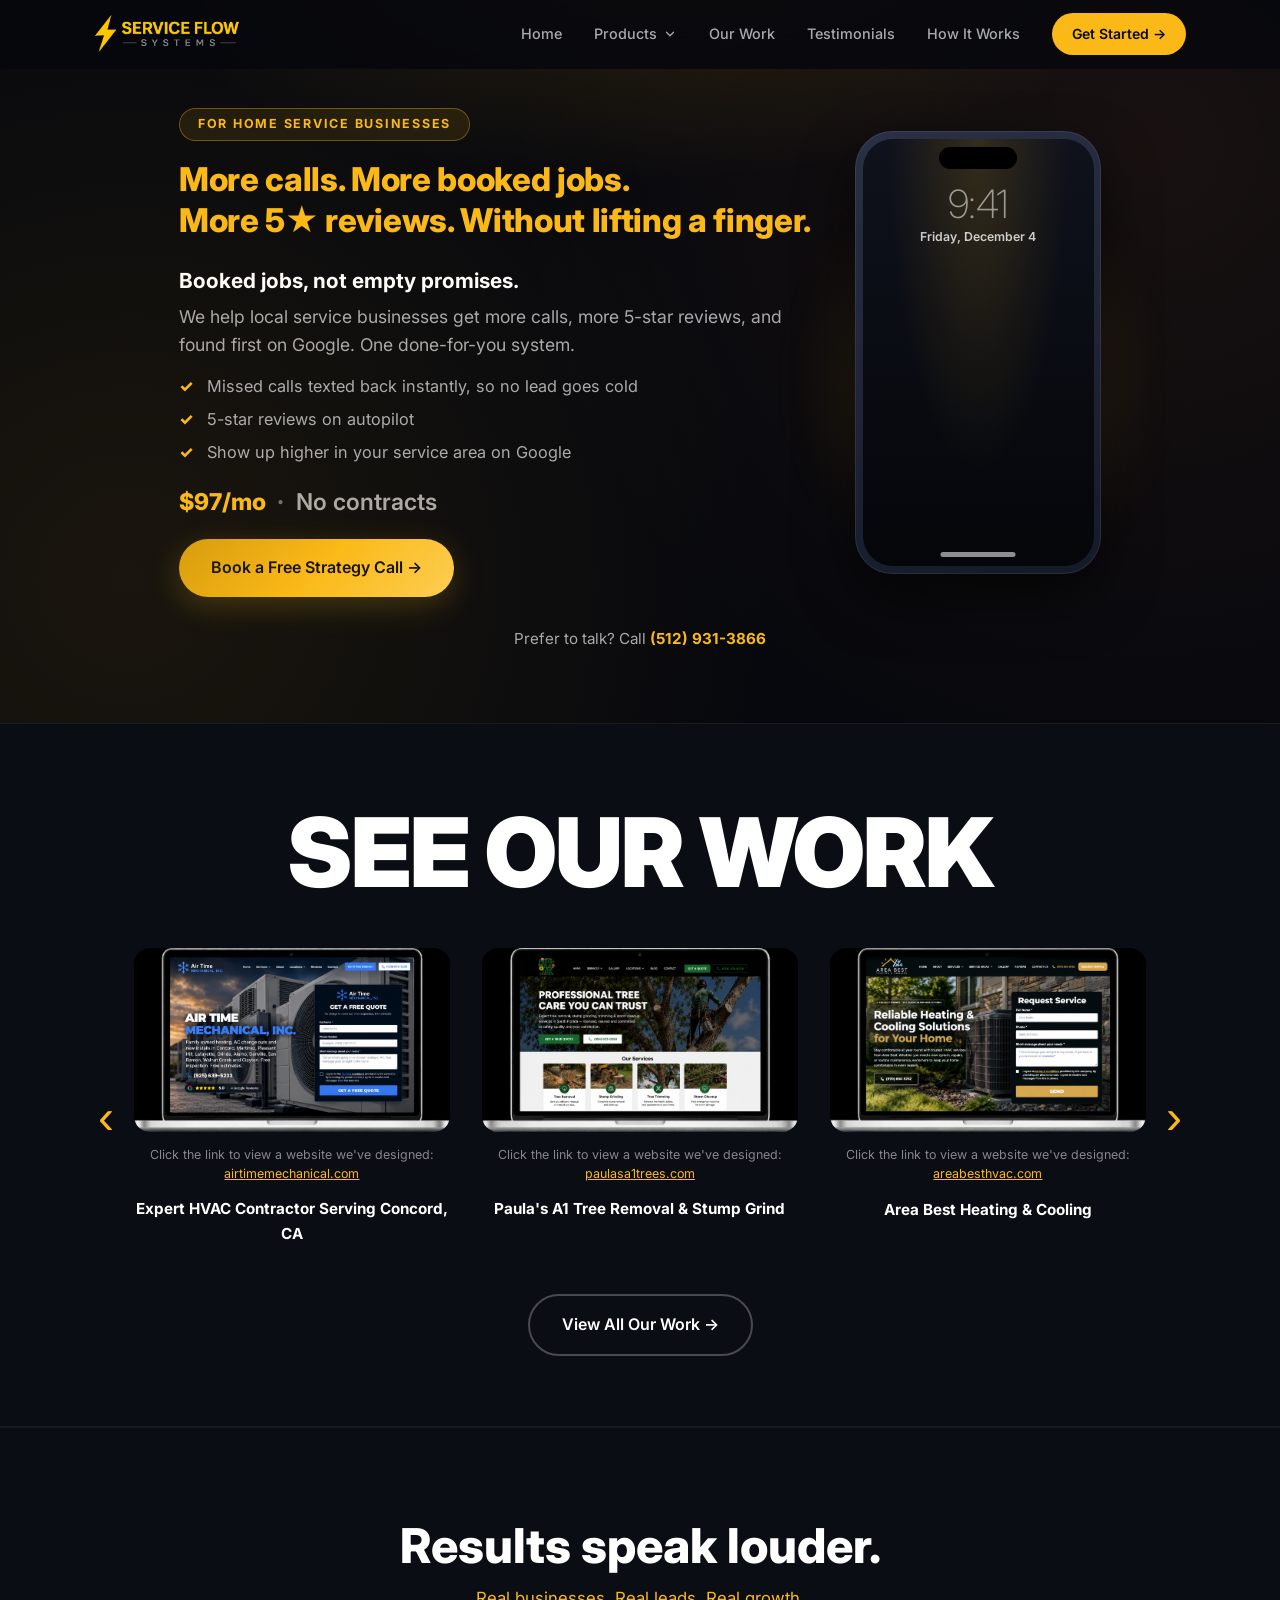
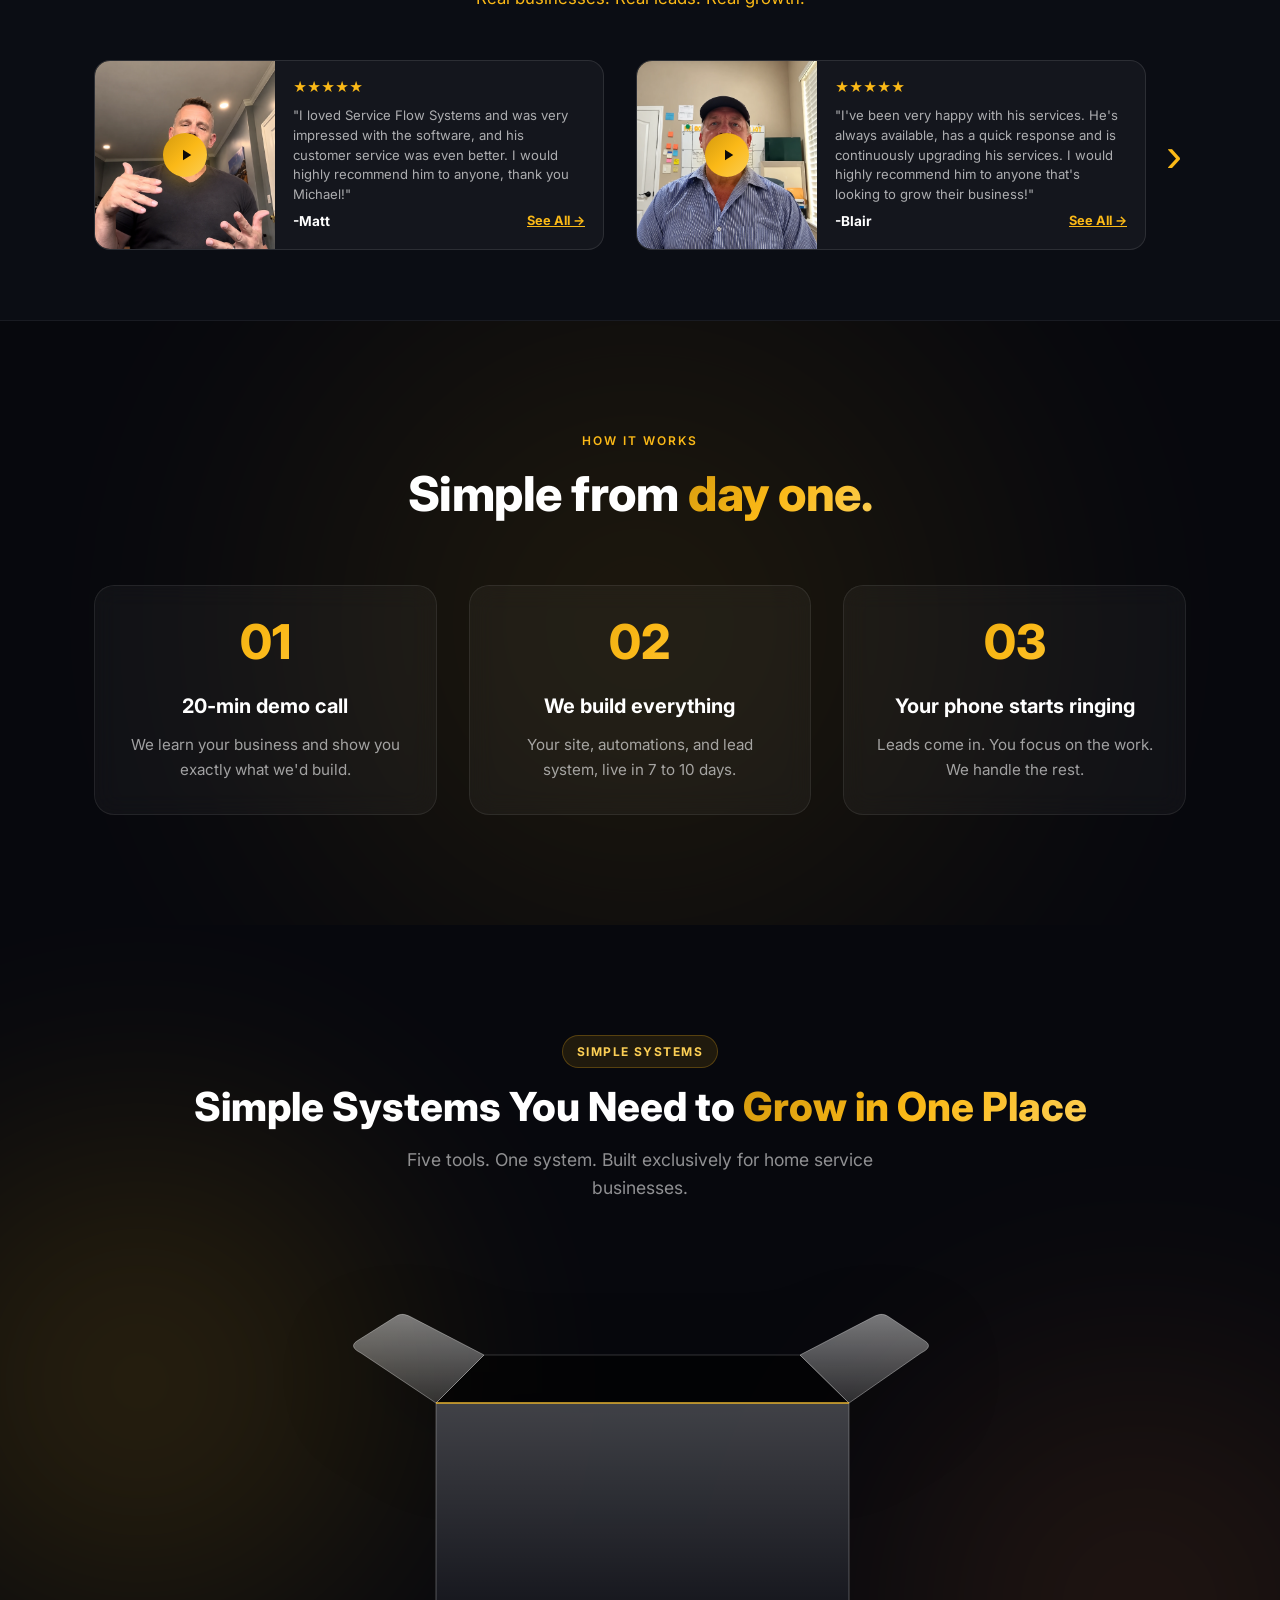
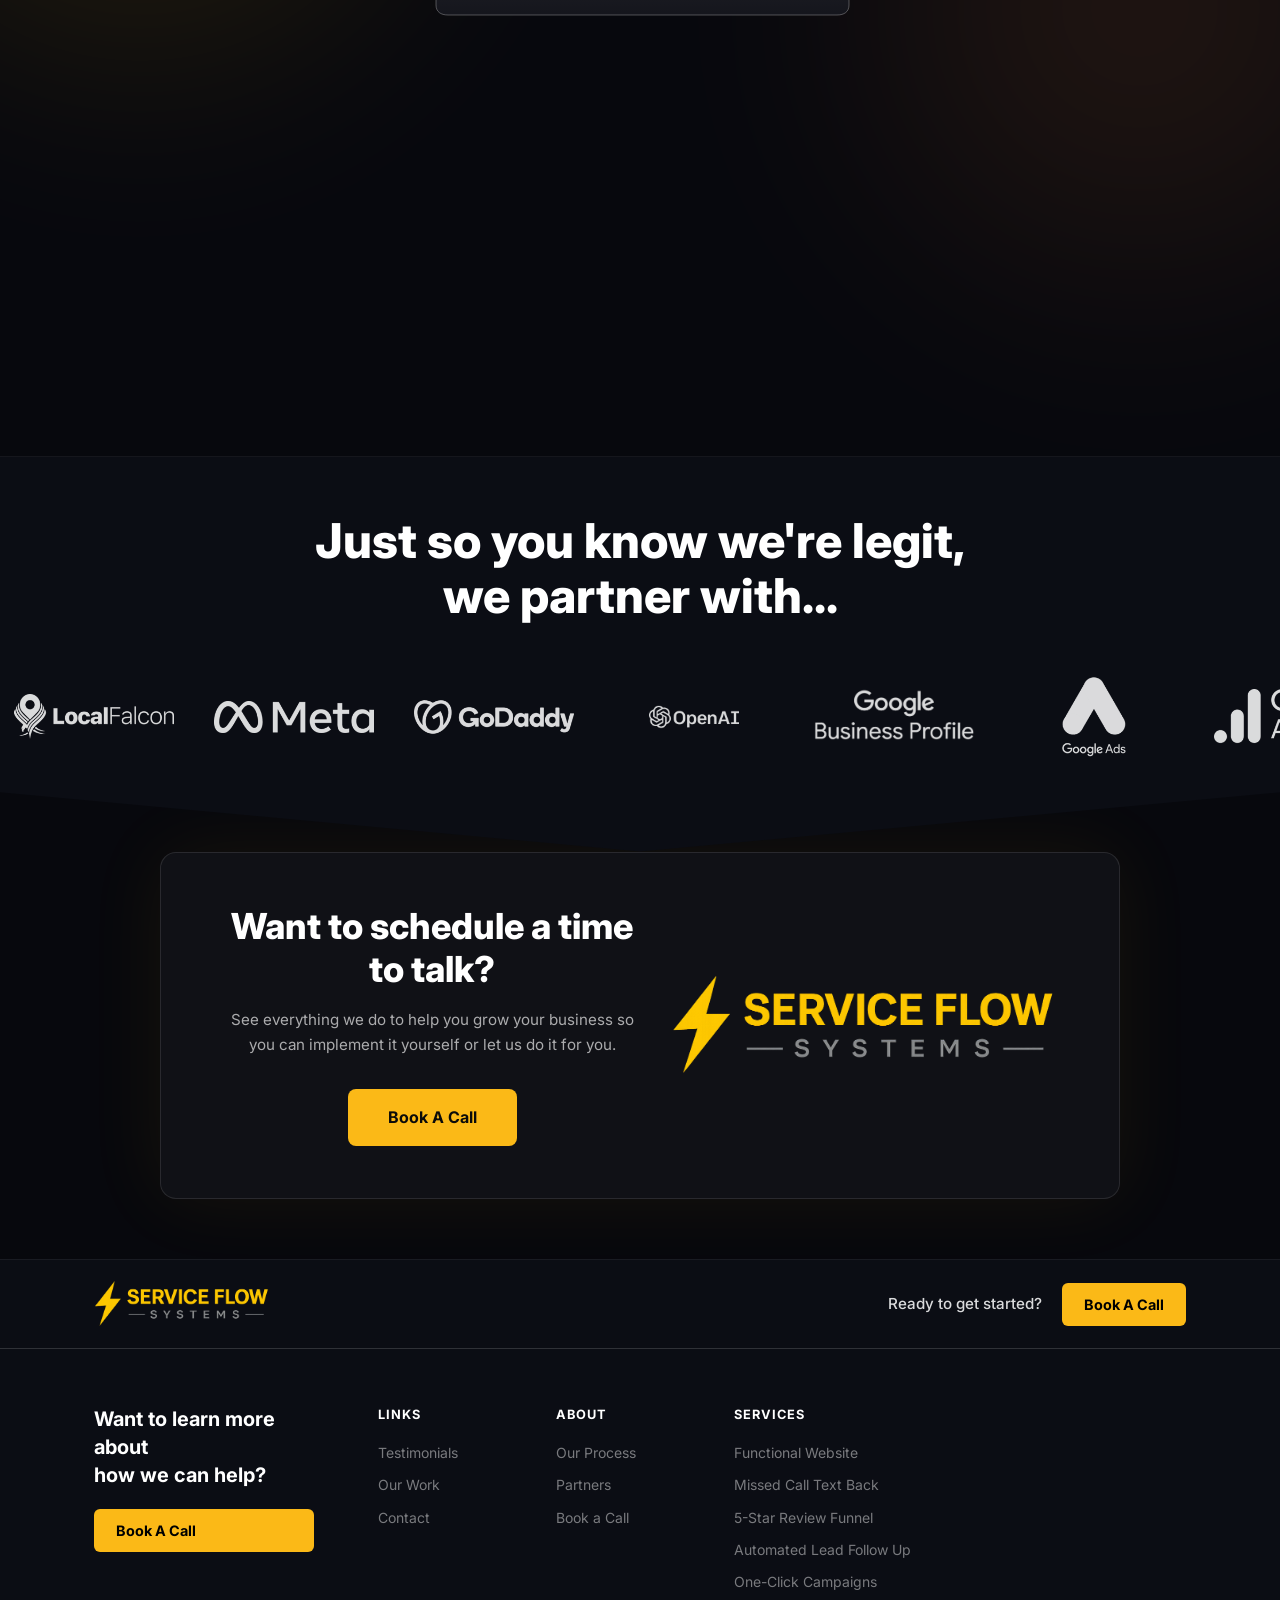
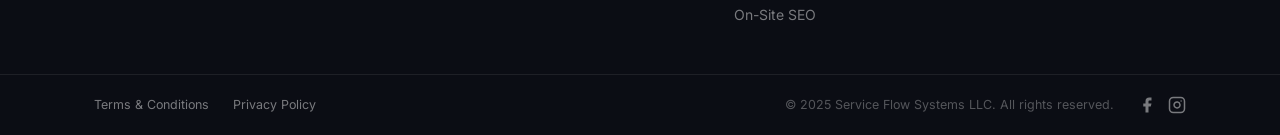
<file: index.html>
<!DOCTYPE html>
<html lang="en">
<head>
  <meta charset="UTF-8" />
  <meta name="viewport" content="width=device-width, initial-scale=1.0" />
  <title>Website Design & AI Marketing Systems For Home Service Businesses | Service Flow Systems</title>
  <link rel="icon" href="/favicon.ico" sizes="any" />
  <link rel="icon" type="image/png" href="/favicon.png" />
  <link rel="apple-touch-icon" href="/apple-touch-icon.png" />
  <link rel="preconnect" href="https://fonts.googleapis.com" />
  <link rel="preconnect" href="https://fonts.gstatic.com" crossorigin />
  <link href="https://fonts.googleapis.com/css2?family=Inter:wght@300;400;500;600;700;800;900&display=swap" rel="stylesheet" />
  <link rel="stylesheet" href="styles.css" />
</head>
<body>

  <!-- NAV -->
  <nav class="nav" id="navbar">
    <div class="nav-inner">
      <a href="#" class="logo">
        <img src="images/logo.png" alt="Service Flow Systems" class="nav-logo-img" />
      </a>
      <ul class="nav-links">
        <li><a href="index.html">Home</a></li>
        <li class="nav-dropdown">
          <button type="button" class="nav-dropdown-btn" aria-haspopup="true" aria-expanded="false">Products <svg class="nav-chevron" viewBox="0 0 24 24" fill="none" stroke="currentColor" stroke-width="2.2" stroke-linecap="round" stroke-linejoin="round"><polyline points="6 9 12 15 18 9"/></svg></button>
          <div class="nav-dropdown-menu">
            <div class="nav-dropdown-panel">
            <a href="functional-website.html" class="nav-dd-item"><span class="nav-dd-icon"><svg viewBox="0 0 24 24" fill="none" stroke="currentColor" stroke-width="1.8" stroke-linecap="round" stroke-linejoin="round"><rect x="3" y="4" width="18" height="14" rx="2"/><path d="M3 9h18M8 21h8M12 18v3"/></svg></span><span>Functional Website</span></a>
            <a href="five-star-review-funnel.html" class="nav-dd-item"><span class="nav-dd-icon"><svg viewBox="0 0 24 24" fill="none" stroke="currentColor" stroke-width="1.8" stroke-linecap="round" stroke-linejoin="round"><path d="M12 3l2.7 5.6 6.1.9-4.4 4.3 1 6.1L12 17l-5.4 2.9 1-6.1L3.2 9.5l6.1-.9z"/></svg></span><span>5-Star Magic Review Funnel</span></a>
            <a href="missed-call-text-back.html" class="nav-dd-item"><span class="nav-dd-icon"><svg viewBox="0 0 24 24" fill="none" stroke="currentColor" stroke-width="1.8" stroke-linecap="round" stroke-linejoin="round"><path d="M22 16.9v3a2 2 0 0 1-2.2 2 19.8 19.8 0 0 1-8.6-3.1 19.5 19.5 0 0 1-6-6A19.8 19.8 0 0 1 2.1 4.2 2 2 0 0 1 4.1 2h3a2 2 0 0 1 2 1.7c.1 1 .4 1.9.7 2.8a2 2 0 0 1-.5 2.1L8.1 9.9a16 16 0 0 0 6 6l1.3-1.3a2 2 0 0 1 2.1-.4c.9.3 1.8.6 2.8.7a2 2 0 0 1 1.7 2z"/></svg></span><span>Missed Call Text Back</span></a>
            <a href="one-click-marketing.html" class="nav-dd-item"><span class="nav-dd-icon"><svg viewBox="0 0 24 24" fill="none" stroke="currentColor" stroke-width="1.8" stroke-linecap="round" stroke-linejoin="round"><path d="M22 2L11 13M22 2l-7 20-4-9-9-4z"/></svg></span><span>One-Click Marketing Campaigns</span></a>
            <a href="local-seo.html" class="nav-dd-item"><span class="nav-dd-icon"><svg viewBox="0 0 24 24" fill="none" stroke="currentColor" stroke-width="1.8" stroke-linecap="round" stroke-linejoin="round"><circle cx="11" cy="11" r="7"/><path d="M21 21l-4.3-4.3"/></svg></span><span>Local SEO</span></a>
            </div>
          </div>
        </li>
        <li><a href="portfolio.html">Our Work</a></li>
        <li><a href="testimonials.html">Testimonials</a></li>
        <li><a href="#process">How It Works</a></li>
      </ul>
      <a href="book-a-call.html" class="btn btn-nav">Get Started →</a>
      <button class="nav-toggle" id="navToggle">
        <span></span><span></span><span></span>
      </button>
    </div>
    <div class="nav-mobile" id="navMobile">
      <a href="index.html">Home</a>
      <span class="nav-mobile-heading">Products</span>
      <a href="functional-website.html" class="nav-mobile-sub">Functional Website</a>
      <a href="five-star-review-funnel.html" class="nav-mobile-sub">5-Star Magic Review Funnel</a>
      <a href="missed-call-text-back.html" class="nav-mobile-sub">Missed Call Text Back</a>
      <a href="one-click-marketing.html" class="nav-mobile-sub">One-Click Marketing Campaigns</a>
      <a href="local-seo.html" class="nav-mobile-sub">Local SEO</a>
      <a href="portfolio.html">Our Work</a>
      <a href="testimonials.html">Testimonials</a>
      <a href="#process">How It Works</a>
      <a href="book-a-call.html" class="btn btn-gold">Get Started</a>
    </div>
  </nav>

  <!-- HERO -->
  <section class="hero hero-split">
    <div class="hero-bg-pattern"></div>
    <div class="container">
      <div class="hero-split-inner">

        <!-- LEFT: Text -->
        <div class="hero-left">
          <div class="hero-top">
            <div class="hero-copy">
              <div class="section-label hero-eyebrow">For home service businesses</div>
              <h1 class="hero-title hero-title-gold hero-title-v2">
                <span class="ht-line">More calls. More booked jobs.</span><br class="ht-br ht-br-1" />
                <span class="ht-line">More 5★ reviews.</span><br class="ht-br ht-br-2" />
                <span class="ht-line">Without lifting a finger.</span>
              </h1>
              <p class="hero-subhead">Booked jobs, not empty promises.</p>
              <p class="hero-sub hero-sub--front">We help local service businesses get more calls, more 5-star reviews, and found first on Google. One done-for-you system.</p>
              <ul class="hero-checks">
                <li>Missed calls texted back instantly, so no lead goes cold</li>
                <li>5-star reviews on autopilot</li>
                <li>Show up higher in your service area on Google</li>
              </ul>
              <p class="hero-price-line hero-price-line--vsl"><span class="hp-price">$97/mo</span><span class="hp-dot" aria-hidden="true">&middot;</span><span class="hp-note">No contracts</span></p>
              <a href="book-a-call.html" class="btn btn-gold btn-lg hero-copy-cta">Book a Free Strategy Call →</a>
            </div>

            <!-- phone mockup: the system, shown as lock-screen notifications (new lead, 5-star review, job booked, new message) -->
            <div class="hero-phone-mock" role="img" aria-label="Example phone notifications: a new lead, a 5-star review, a booked job and a new message">
              <div class="phone">
                <div class="phone-island"></div>
                <div class="phone-screen">
                  <div class="phone-time">9:41</div>
                  <div class="phone-date" id="phoneDate">Today</div>
                  <div class="phone-notifs">
                    <div class="notif notif-1">
                      <span class="notif-icon notif-icon--gray"><svg viewBox="0 0 24 24" aria-hidden="true"><path d="M16 21v-2a4 4 0 0 0-4-4H5a4 4 0 0 0-4 4v2" fill="none" stroke="currentColor" stroke-width="1.8" stroke-linecap="round" stroke-linejoin="round"/><circle cx="8.5" cy="7" r="4" fill="none" stroke="currentColor" stroke-width="1.8"/><path d="M20 8v6M23 11h-6" fill="none" stroke="currentColor" stroke-width="1.8" stroke-linecap="round"/></svg></span>
                      <div class="notif-body">
                        <div class="notif-top"><span class="notif-app">Service Flow</span><span class="notif-time">now</span></div>
                        <div class="notif-title">New Lead Received</div>
                        <div class="notif-text">John D. requested a quote.</div>
                      </div>
                    </div>
                    <div class="notif notif-2">
                      <span class="notif-icon notif-icon--gold"><svg viewBox="0 0 24 24" aria-hidden="true"><path d="M12 3l2.7 5.6 6.1.9-4.4 4.3 1 6.1L12 17l-5.4 2.9 1-6.1L3.2 9.5l6.1-.9z" fill="currentColor"/></svg></span>
                      <div class="notif-body">
                        <div class="notif-top"><span class="notif-app">Service Flow</span><span class="notif-time">2m ago</span></div>
                        <div class="notif-title">New 5-Star Review</div>
                        <div class="notif-text">"Best service ever! Highly..."</div>
                      </div>
                    </div>
                    <div class="notif notif-3">
                      <span class="notif-icon notif-icon--green"><svg viewBox="0 0 24 24" aria-hidden="true"><rect x="3" y="4" width="18" height="18" rx="2" fill="none" stroke="currentColor" stroke-width="1.8"/><path d="M16 2v4M8 2v4M3 10h18M9 16l2 2 4-4" fill="none" stroke="currentColor" stroke-width="1.8" stroke-linecap="round" stroke-linejoin="round"/></svg></span>
                      <div class="notif-body">
                        <div class="notif-top"><span class="notif-app">Service Flow</span><span class="notif-time">15m ago</span></div>
                        <div class="notif-title">Job Booked</div>
                        <div class="notif-text">Appointment set for tomorrow.</div>
                      </div>
                    </div>
                    <div class="notif notif-4">
                      <span class="notif-icon notif-icon--blue"><svg viewBox="0 0 24 24" aria-hidden="true"><path d="M21 15a2 2 0 0 1-2 2H7l-4 4V5a2 2 0 0 1 2-2h14a2 2 0 0 1 2 2z" fill="none" stroke="currentColor" stroke-width="1.8" stroke-linecap="round" stroke-linejoin="round"/></svg></span>
                      <div class="notif-body">
                        <div class="notif-top"><span class="notif-app">Service Flow</span><span class="notif-time">1h ago</span></div>
                        <div class="notif-title">New Message</div>
                        <div class="notif-text">"Hey, are you available..."</div>
                      </div>
                    </div>
                  </div>
                  <div class="phone-home"></div>
                </div>
              </div>
            </div>
          </div>

          <div class="hero-cta hero-cta-stack">
            <a href="tel:+15129313866" class="hero-phone">Prefer to talk? Call <strong>(512) 931-3866</strong></a>
          </div>
        </div>

      </div>
    </div>
  </section>

  <!-- OUR WORK -->
  <section class="our-work" id="our-work">
    <div class="container">
      <h2 class="our-work-title">SEE OUR WORK</h2>

      <div class="work-carousel">
        <button class="work-arrow work-prev" id="workPrev" aria-label="Previous work examples">&#8249;</button>

        <div class="work-viewport">
          <div class="work-track" id="workTrack">

            <div class="work-card" data-animate>
              <a href="https://airtimemechanical.com/" target="_blank" rel="noopener" class="work-img-link">
                <img src="images/my_work/work-airtime.png" alt="Expert HVAC Contractor Serving Concord, CA website" class="work-img" />
              </a>
              <p class="work-card-label">Click the link to view a website we've designed: <a href="https://airtimemechanical.com/" target="_blank" rel="noopener">airtimemechanical.com</a></p>
              <strong class="work-card-name">Expert HVAC Contractor Serving Concord, CA</strong>
            </div>

            <div class="work-card" data-animate>
              <a href="https://paulasa1trees.com/" target="_blank" rel="noopener" class="work-img-link">
                <img src="images/my_work/work-paula.png" alt="Paula's A1 Tree Removal & Stump Grind website" class="work-img" />
              </a>
              <p class="work-card-label">Click the link to view a website we've designed: <a href="https://paulasa1trees.com/" target="_blank" rel="noopener">paulasa1trees.com</a></p>
              <strong class="work-card-name">Paula's A1 Tree Removal & Stump Grind</strong>
            </div>

            <div class="work-card" data-animate>
              <a href="https://areabesthvac.com/" target="_blank" rel="noopener" class="work-img-link">
                <img src="images/my_work/work-areabest.png" alt="Area Best Heating & Cooling website" class="work-img" />
              </a>
              <p class="work-card-label">Click the link to view a website we've designed: <a href="https://areabesthvac.com/" target="_blank" rel="noopener">areabesthvac.com</a></p>
              <strong class="work-card-name">Area Best Heating & Cooling</strong>
            </div>

            <div class="work-card" data-animate>
              <a href="https://nycheartsoflovepetcare.com/" target="_blank" rel="noopener" class="work-img-link">
                <img src="images/my_work/work-nyc.png" alt="NYC Hearts of Love Pet Care website" class="work-img" />
              </a>
              <p class="work-card-label">Click the link to view a website we've designed: <a href="https://nycheartsoflovepetcare.com/" target="_blank" rel="noopener">nycheartsoflovepetcare.com</a></p>
              <strong class="work-card-name">NYC Hearts of Love Pet Care</strong>
            </div>

            <div class="work-card" data-animate>
              <a href="https://blackmouthboutique.com/" target="_blank" rel="noopener" class="work-img-link">
                <img src="images/my_work/work-blackmouth.png" alt="Blackmouth Boutique website" class="work-img" />
              </a>
              <p class="work-card-label">Click the link to view a website we've designed: <a href="https://blackmouthboutique.com/" target="_blank" rel="noopener">blackmouthboutique.com</a></p>
              <strong class="work-card-name">Blackmouth Boutique</strong>
            </div>

            <div class="work-card" data-animate>
              <a href="https://acme-grooming.netlify.app/" target="_blank" rel="noopener" class="work-img-link">
                <img src="images/my_work/work-agm.png" alt="Acme Grooming Co Mobile website" class="work-img" />
              </a>
              <p class="work-card-label">Click the link to view a website we've designed: <a href="https://acme-grooming.netlify.app/" target="_blank" rel="noopener">acme-grooming.netlify.app</a></p>
              <strong class="work-card-name">Acme Grooming Co Mobile</strong>
            </div>

            <div class="work-card" data-animate>
              <a href="https://trirefrigerationhvac.com/" target="_blank" rel="noopener" class="work-img-link">
                <img src="images/my_work/work-tri.png" alt="Tri Refrigeration & HVAC website" class="work-img" />
              </a>
              <p class="work-card-label">Click the link to view a website we've designed: <a href="https://trirefrigerationhvac.com/" target="_blank" rel="noopener">trirefrigerationhvac.com</a></p>
              <strong class="work-card-name">Tri Refrigeration & HVAC</strong>
            </div>

          </div>
        </div>

        <button class="work-arrow work-next" id="workNext" aria-label="Next work examples">&#8250;</button>
      </div>

      <div class="work-cta">
        <a href="portfolio.html" class="btn btn-outline btn-lg">View All Our Work →</a>
      </div>
    </div>
  </section>

  <!-- TESTIMONIALS CAROUSEL -->
  <section class="testi-carousel-section">
    <div class="container">
      <h2 class="section-title testi-carousel-title">Results speak louder.</h2>
      <p class="testi-carousel-sub">Real businesses. Real leads. Real growth.</p>

      <div class="testi-carousel">
        <div class="testi-carousel-viewport">
          <div class="testi-carousel-track" id="testiTrack">

            <div class="testi-hcard">
              <div class="testi-hcard-media" data-yt-id="2DzmhA7eZeQ">
                <img class="testi-hcard-video yt-thumb" src="images/testimonials/matt-thumb.webp" alt="Matt's testimonial video" />
                <button type="button" class="testi-hcard-play" aria-label="Play video">
                  <svg viewBox="0 0 24 24" aria-hidden="true"><path d="M8 5v14l11-7z" fill="currentColor"/></svg>
                </button>
              </div>
              <div class="testi-hcard-body">
                <div class="t-stars">★★★★★</div>
                <p class="testi-hcard-quote">"I loved Service Flow Systems and was very impressed with the software, and his customer service was even better. I would highly recommend him to anyone, thank you Michael!"</p>
                <div class="testi-hcard-foot">
                  <span class="testi-hcard-name">-Matt</span>
                  <a href="testimonials.html" class="testi-hcard-more">See All →</a>
                </div>
              </div>
            </div>

            <div class="testi-hcard">
              <div class="testi-hcard-media" data-yt-id="oDI7YL5VX-Y">
                <img class="testi-hcard-video yt-thumb" src="images/testimonials/blair-thumb.webp" alt="Blair's testimonial video" />
                <button type="button" class="testi-hcard-play" aria-label="Play video">
                  <svg viewBox="0 0 24 24" aria-hidden="true"><path d="M8 5v14l11-7z" fill="currentColor"/></svg>
                </button>
              </div>
              <div class="testi-hcard-body">
                <div class="t-stars">★★★★★</div>
                <p class="testi-hcard-quote">"I've been very happy with his services. He's always available, has a quick response and is continuously upgrading his services. I would highly recommend him to anyone that's looking to grow their business!"</p>
                <div class="testi-hcard-foot">
                  <span class="testi-hcard-name">-Blair</span>
                  <a href="testimonials.html" class="testi-hcard-more">See All →</a>
                </div>
              </div>
            </div>

            <div class="testi-hcard">
              <div class="testi-hcard-media" data-yt-id="DJYIE__sCDI">
                <img class="testi-hcard-video yt-thumb" src="images/testimonials/armando-thumb.webp" alt="Armando's testimonial video" />
                <button type="button" class="testi-hcard-play" aria-label="Play video">
                  <svg viewBox="0 0 24 24" aria-hidden="true"><path d="M8 5v14l11-7z" fill="currentColor"/></svg>
                </button>
              </div>
              <div class="testi-hcard-body">
                <div class="t-stars">★★★★★</div>
                <p class="testi-hcard-quote">"I've never had anything done so easily. Michael is the best guy ever and if I had to do it all over again I would have used him before going through all these other companies!"</p>
                <div class="testi-hcard-foot">
                  <span class="testi-hcard-name">-Armando</span>
                  <a href="testimonials.html" class="testi-hcard-more">See All →</a>
                </div>
              </div>
            </div>

            <div class="testi-hcard">
              <div class="testi-hcard-media" data-local-video>
                <video class="testi-hcard-video" src="images/testimonials/testimonial-4.mp4" poster="images/testimonials/testimonial-4-poster.jpg" preload="none" muted playsinline aria-label="Client testimonial video"></video>
                <button type="button" class="testi-hcard-play" aria-label="Play video">
                  <svg viewBox="0 0 24 24" aria-hidden="true"><path d="M8 5v14l11-7z" fill="currentColor"/></svg>
                </button>
              </div>
              <div class="testi-hcard-body">
                <div class="t-stars">★★★★★</div>
                <p class="testi-hcard-quote">"Hey this is Robert from Air Time Mechanical. I just wanted to thank Michael for building my website. Everything turned out great, does great work. Thank you Michael!"</p>
                <div class="testi-hcard-foot">
                  <span class="testi-hcard-name">-Robert</span>
                  <a href="testimonials.html" class="testi-hcard-more">See All →</a>
                </div>
              </div>
            </div>

          </div>
        </div>

        <button class="testi-carousel-arrow testi-carousel-next" id="testiNext" aria-label="Next testimonials">&#8250;</button>
      </div>
    </div>
  </section>

  <!-- HOW IT WORKS -->
  <section class="hiw" id="process">
    <div class="hiw-glow-bg" aria-hidden="true"></div>
    <div class="container">
      <div class="hiw-head">
        <p class="hiw-eyebrow">How it works</p>
        <h2 class="hiw-title">Simple from <span class="gradient-text">day one.</span></h2>
      </div>
      <div class="hiw-grid">
        <div class="hiw-card hiw-gold" data-animate>
          <div class="hiw-glow" aria-hidden="true"></div>
          <div class="hiw-ring" aria-hidden="true"></div>
          <div class="hiw-card-inner">
            <div class="hiw-num">01</div>
            <h3>20-min demo call</h3>
            <p>We learn your business and show you exactly what we'd build.</p>
          </div>
        </div>
        <div class="hiw-card hiw-orange" data-animate>
          <div class="hiw-glow" aria-hidden="true"></div>
          <div class="hiw-ring" aria-hidden="true"></div>
          <div class="hiw-card-inner">
            <div class="hiw-num">02</div>
            <h3>We build everything</h3>
            <p>Your site, automations, and lead system, live in 7 to 10 days.</p>
          </div>
        </div>
        <div class="hiw-card hiw-amber" data-animate>
          <div class="hiw-glow" aria-hidden="true"></div>
          <div class="hiw-ring" aria-hidden="true"></div>
          <div class="hiw-card-inner">
            <div class="hiw-num">03</div>
            <h3>Your phone starts ringing</h3>
            <p>Leads come in. You focus on the work. We handle the rest.</p>
          </div>
        </div>
      </div>
    </div>
  </section>

  <!-- SIMPLE SYSTEMS -->
  <section class="systems" id="features">
    <div class="systems-glow systems-glow-1" aria-hidden="true"></div>
    <div class="systems-glow systems-glow-2" aria-hidden="true"></div>
    <div class="container">
      <div class="systems-head">
        <div class="section-label">Simple Systems</div>
        <h2 class="section-title">Simple Systems You Need to<br class="systems-br" /> <span class="gradient-text">Grow in One Place</span></h2>
        <p class="systems-sub">Five tools. One system. Built exclusively for home service businesses.</p>
      </div>

      <div class="sys-stage" id="sysStage">
        <div class="sys-pills">
          <a href="functional-website.html" class="sys-pill" tabindex="-1" aria-hidden="true">
            <span class="sys-pill-icon"><svg viewBox="0 0 24 24" fill="none" stroke="currentColor" stroke-width="1.8" stroke-linecap="round" stroke-linejoin="round"><rect x="3" y="4" width="18" height="14" rx="2"/><path d="M3 9h18M8 21h8M12 18v3"/></svg></span>
            <span class="sys-pill-text"><strong>Functional Website</strong><small>Turns visitors into booked jobs</small></span>
          </a>
          <a href="five-star-review-funnel.html" class="sys-pill" tabindex="-1" aria-hidden="true">
            <span class="sys-pill-icon"><svg viewBox="0 0 24 24" fill="none" stroke="currentColor" stroke-width="1.8" stroke-linecap="round" stroke-linejoin="round"><path d="M12 3l2.7 5.6 6.1.9-4.4 4.3 1 6.1L12 17l-5.4 2.9 1-6.1L3.2 9.5l6.1-.9z"/></svg></span>
            <span class="sys-pill-text"><strong>5-Star Magic Review Funnel</strong><small>Five stars, every time</small></span>
          </a>
          <a href="missed-call-text-back.html" class="sys-pill" tabindex="-1" aria-hidden="true">
            <span class="sys-pill-icon"><svg viewBox="0 0 24 24" fill="none" stroke="currentColor" stroke-width="1.8" stroke-linecap="round" stroke-linejoin="round"><path d="M22 16.9v3a2 2 0 0 1-2.2 2 19.8 19.8 0 0 1-8.6-3.1 19.5 19.5 0 0 1-6-6A19.8 19.8 0 0 1 2.1 4.2 2 2 0 0 1 4.1 2h3a2 2 0 0 1 2 1.7c.1 1 .4 1.9.7 2.8a2 2 0 0 1-.5 2.1L8.1 9.9a16 16 0 0 0 6 6l1.3-1.3a2 2 0 0 1 2.1-.4c.9.3 1.8.6 2.8.7a2 2 0 0 1 1.7 2z"/></svg></span>
            <span class="sys-pill-text"><strong>Missed Call Text Back</strong><small>Every missed call becomes a conversation</small></span>
          </a>
          <a href="one-click-marketing.html" class="sys-pill" tabindex="-1" aria-hidden="true">
            <span class="sys-pill-icon"><svg viewBox="0 0 24 24" fill="none" stroke="currentColor" stroke-width="1.8" stroke-linecap="round" stroke-linejoin="round"><path d="M22 2L11 13M22 2l-7 20-4-9-9-4z"/></svg></span>
            <span class="sys-pill-text"><strong>One-Click Marketing Campaigns</strong><small>Referrals and repeat customers on autopilot</small></span>
          </a>
          <a href="local-seo.html" class="sys-pill" tabindex="-1" aria-hidden="true">
            <span class="sys-pill-icon"><svg viewBox="0 0 24 24" fill="none" stroke="currentColor" stroke-width="1.8" stroke-linecap="round" stroke-linejoin="round"><circle cx="11" cy="11" r="7"/><path d="M21 21l-4.3-4.3"/></svg></span>
            <span class="sys-pill-text"><strong>Local SEO</strong><small>Get found on Google</small></span>
          </a>
        </div>
        <svg class="sys-box" viewBox="0 0 655 352" fill="none" xmlns="http://www.w3.org/2000/svg" aria-hidden="true">
          <defs>
            <linearGradient id="sysFront" x1="0" y1="0" x2="0" y2="1">
              <stop offset="0" stop-color="#ffffff" stop-opacity="0.22"/>
              <stop offset="1" stop-color="#ffffff" stop-opacity="0.04"/>
            </linearGradient>
            <linearGradient id="sysFlap" x1="0" y1="0" x2="0" y2="1">
              <stop offset="0" stop-color="#ffffff" stop-opacity="0.45"/>
              <stop offset="1" stop-color="#ffffff" stop-opacity="0.15"/>
            </linearGradient>
          </defs>
          <path d="M171 80 L487 80 L536 128 L123 128 Z" fill="#000" fill-opacity="0.55" stroke="#fff" stroke-opacity="0.18"/>
          <path d="M171 80 L98 42 C92 39 88 38 82 42 L44 66 C38 70 40 74 48 78 L123 128 Z" fill="url(#sysFlap)" stroke="#fff" stroke-opacity="0.35"/>
          <path d="M487 80 L560 42 C566 39 570 38 576 42 L612 66 C618 70 616 74 608 78 L536 128 Z" fill="url(#sysFlap)" stroke="#fff" stroke-opacity="0.35"/>
        </svg>
        <svg class="sys-box sys-box-front" viewBox="0 0 655 352" fill="none" xmlns="http://www.w3.org/2000/svg" aria-hidden="true">
          <path d="M123 128 L536 128 L536 330 C536 337 531 340 524 340 L135 340 C128 340 123 337 123 330 Z" fill="#0b0d14" fill-opacity="0.92" stroke="#fff" stroke-opacity="0.28"/>
          <path d="M123 128 L536 128 L536 330 C536 337 531 340 524 340 L135 340 C128 340 123 337 123 330 Z" fill="url(#sysFront)"/>
          <path d="M123 128 L536 128" stroke="#fbb917" stroke-opacity="0.6" stroke-width="2"/>
        </svg>
      </div>

      <div class="sys-grid">
        <a href="functional-website.html" class="sys-card" data-animate>
          <span class="sys-card-icon"><svg viewBox="0 0 24 24" fill="none" stroke="currentColor" stroke-width="1.8" stroke-linecap="round" stroke-linejoin="round"><rect x="3" y="4" width="18" height="14" rx="2"/><path d="M3 9h18M8 21h8M12 18v3"/></svg></span>
          <h3>Functional Website</h3>
          <p>Get a website that instantly turns leads into text conversations that go directly to your phone.</p>
          <span class="sys-card-more">Learn more <span aria-hidden="true">→</span></span>
        </a>
        <a href="five-star-review-funnel.html" class="sys-card" data-animate>
          <span class="sys-card-icon"><svg viewBox="0 0 24 24" fill="none" stroke="currentColor" stroke-width="1.8" stroke-linecap="round" stroke-linejoin="round"><path d="M12 3l2.7 5.6 6.1.9-4.4 4.3 1 6.1L12 17l-5.4 2.9 1-6.1L3.2 9.5l6.1-.9z"/></svg></span>
          <h3>5-Star Magic Review Funnel</h3>
          <p>Automatic follow-ups that guide happy customers to leave a 5-star review.</p>
          <span class="sys-card-more">Learn more <span aria-hidden="true">→</span></span>
        </a>
        <a href="missed-call-text-back.html" class="sys-card" data-animate>
          <span class="sys-card-icon"><svg viewBox="0 0 24 24" fill="none" stroke="currentColor" stroke-width="1.8" stroke-linecap="round" stroke-linejoin="round"><path d="M22 16.9v3a2 2 0 0 1-2.2 2 19.8 19.8 0 0 1-8.6-3.1 19.5 19.5 0 0 1-6-6A19.8 19.8 0 0 1 2.1 4.2 2 2 0 0 1 4.1 2h3a2 2 0 0 1 2 1.7c.1 1 .4 1.9.7 2.8a2 2 0 0 1-.5 2.1L8.1 9.9a16 16 0 0 0 6 6l1.3-1.3a2 2 0 0 1 2.1-.4c.9.3 1.8.6 2.8.7a2 2 0 0 1 1.7 2z"/></svg></span>
          <h3>Missed Call Text Back</h3>
          <p>Never lose a lead. Missed a call? We text back instantly and start the conversation.</p>
          <span class="sys-card-more">Learn more <span aria-hidden="true">→</span></span>
        </a>
        <a href="one-click-marketing.html" class="sys-card" data-animate>
          <span class="sys-card-icon"><svg viewBox="0 0 24 24" fill="none" stroke="currentColor" stroke-width="1.8" stroke-linecap="round" stroke-linejoin="round"><path d="M22 2L11 13M22 2l-7 20-4-9-9-4z"/></svg></span>
          <h3>One-Click Marketing Campaigns</h3>
          <p>Pre-built referral and return-customer campaigns you launch with one click.</p>
          <span class="sys-card-more">Learn more <span aria-hidden="true">→</span></span>
        </a>
        <a href="local-seo.html" class="sys-card" data-animate>
          <span class="sys-card-icon"><svg viewBox="0 0 24 24" fill="none" stroke="currentColor" stroke-width="1.8" stroke-linecap="round" stroke-linejoin="round"><circle cx="11" cy="11" r="7"/><path d="M21 21l-4.3-4.3"/></svg></span>
          <h3>Local SEO</h3>
          <p>Qualified leads from organic search instead of paying for tire-kickers.</p>
          <span class="sys-card-more">Learn more <span aria-hidden="true">→</span></span>
        </a>
      </div>
    </div>
  </section>

  <!-- LEGIT / PARTNERS BANNER -->
  <section class="legit-banner">
    <div class="container">
      <h2 class="legit-title">Just so you know we're legit,<br /><span>we partner with...</span></h2>
    </div>
    <div class="legit-track-wrap">
      <div class="legit-track" id="legitTrack">
        <div class="legit-logo"><img src="images/legit/localfalcon.webp" alt="LocalFalcon" /></div>
        <div class="legit-logo"><img src="images/legit/meta.webp" alt="Meta" /></div>
        <div class="legit-logo legit-logo--lg"><img src="images/legit/godaddy.webp" alt="GoDaddy" /></div>
        <div class="legit-logo legit-logo--lg"><img src="images/legit/openai.webp" alt="OpenAI" /></div>
        <div class="legit-logo"><img src="images/legit/googlebusinessprofile.webp" alt="Google Business Profile" /></div>
        <div class="legit-logo legit-logo--lg"><img src="images/legit/googleads.webp" alt="Google Ads" /></div>
        <div class="legit-logo"><img src="images/legit/googleanalyics.webp" alt="Google Analytics" /></div>
        <div class="legit-logo"><img src="images/legit/googlesearchconsole.webp" alt="Google Search Console" /></div>
        <div class="legit-logo"><img src="images/legit/leadconnector.webp" alt="LeadConnector" /></div>
        <div class="legit-logo"><img src="images/legit/mailgun.webp" alt="Mailgun" /></div>
        <div class="legit-logo"><img src="images/legit/ahrefs.webp" alt="Ahrefs" /></div>
        <div class="legit-logo"><img src="images/legit/semrush.webp" alt="SEMRush" /></div>
        <div class="legit-logo"><img src="images/legit/canva.webp" alt="Canva" /></div>
        <div class="legit-logo legit-logo--lg"><img src="images/legit/twillio.webp" alt="Twilio" /></div>
        <div class="legit-logo"><img src="images/legit/zapier.webp" alt="Zapier" /></div>
      </div>
    </div>
  </section>

  <!-- SCHEDULE CTA -->
  <section class="schedule-cta">
    <div class="schedule-cta-inner">
      <div class="schedule-cta-left">
        <h2 class="schedule-cta-title">Want to schedule a time<br />to talk?</h2>
        <p class="schedule-cta-sub">See everything we do to help you grow your business so you can implement it yourself or let us do it for you.</p>
        <a href="book-a-call.html" class="btn schedule-cta-btn">Book A Call</a>
      </div>
      <div class="schedule-cta-logo">
        <img src="images/logo.png" alt="Service Flow Systems" class="schedule-logo-img" />
      </div>
    </div>
  </section>

  <!-- FOOTER -->
  <footer class="footer">
    <!-- Top bar -->
    <div class="footer-topbar">
      <div class="container footer-topbar-inner">
        <a href="#" class="logo">
          <img src="images/logo.png" alt="Service Flow Systems" class="footer-logo-img">
        </a>
        <div class="footer-topbar-cta">
          <span class="footer-topbar-text">Ready to get started?</span>
          <a href="book-a-call.html" class="btn footer-cta-btn">Book A Call</a>
        </div>
      </div>
    </div>

    <!-- Main section -->
    <div class="footer-main">
      <div class="container footer-main-inner">
        <!-- Left blurb -->
        <div class="footer-blurb">
          <p class="footer-blurb-text">Want to learn more about<br>how we can help?</p>
          <a href="book-a-call.html" class="btn footer-cta-btn">Book A Call</a>
        </div>

        <!-- Link columns -->
        <div class="footer-links">
          <div class="footer-col">
            <h4>Links</h4>
            <a href="testimonials.html">Testimonials</a>
            <a href="#work">Our Work</a>
            <a href="book-a-call.html">Contact</a>
          </div>
          <div class="footer-col">
            <h4>About</h4>
            <a href="#process">Our Process</a>
            <a href="#legit">Partners</a>
            <a href="book-a-call.html">Book a Call</a>
          </div>
          <div class="footer-col">
            <h4>Services</h4>
            <a href="functional-website.html">Functional Website</a>
            <a href="missed-call-text-back.html">Missed Call Text Back</a>
            <a href="five-star-review-funnel.html">5-Star Review Funnel</a>
            <a href="#services">Automated Lead Follow Up</a>
            <a href="one-click-marketing.html">One-Click Campaigns</a>
            <a href="local-seo.html">On-Site SEO</a>
          </div>
        </div>
      </div>
    </div>

    <!-- Bottom bar -->
    <div class="footer-bottom">
      <div class="container footer-bottom-inner">
        <a href="#">Terms &amp; Conditions</a>
        <a href="#">Privacy Policy</a>
        <span>© 2025 Service Flow Systems LLC. All rights reserved.</span>
        <div class="footer-social">
          <a href="#" class="footer-social-link" aria-label="Facebook">
            <svg xmlns="http://www.w3.org/2000/svg" width="18" height="18" viewBox="0 0 24 24" fill="currentColor"><path d="M18 2h-3a5 5 0 0 0-5 5v3H7v4h3v8h4v-8h3l1-4h-4V7a1 1 0 0 1 1-1h3z"/></svg>
          </a>
          <a href="#" class="footer-social-link" aria-label="Instagram">
            <svg xmlns="http://www.w3.org/2000/svg" width="18" height="18" viewBox="0 0 24 24" fill="none" stroke="currentColor" stroke-width="2" stroke-linecap="round" stroke-linejoin="round"><rect x="2" y="2" width="20" height="20" rx="5" ry="5"/><path d="M16 11.37A4 4 0 1 1 12.63 8 4 4 0 0 1 16 11.37z"/><line x1="17.5" y1="6.5" x2="17.51" y2="6.5"/></svg>
          </a>
        </div>
      </div>
    </div>
  </footer>

  <script src="script.js"></script>
</body>
</html>
</file>
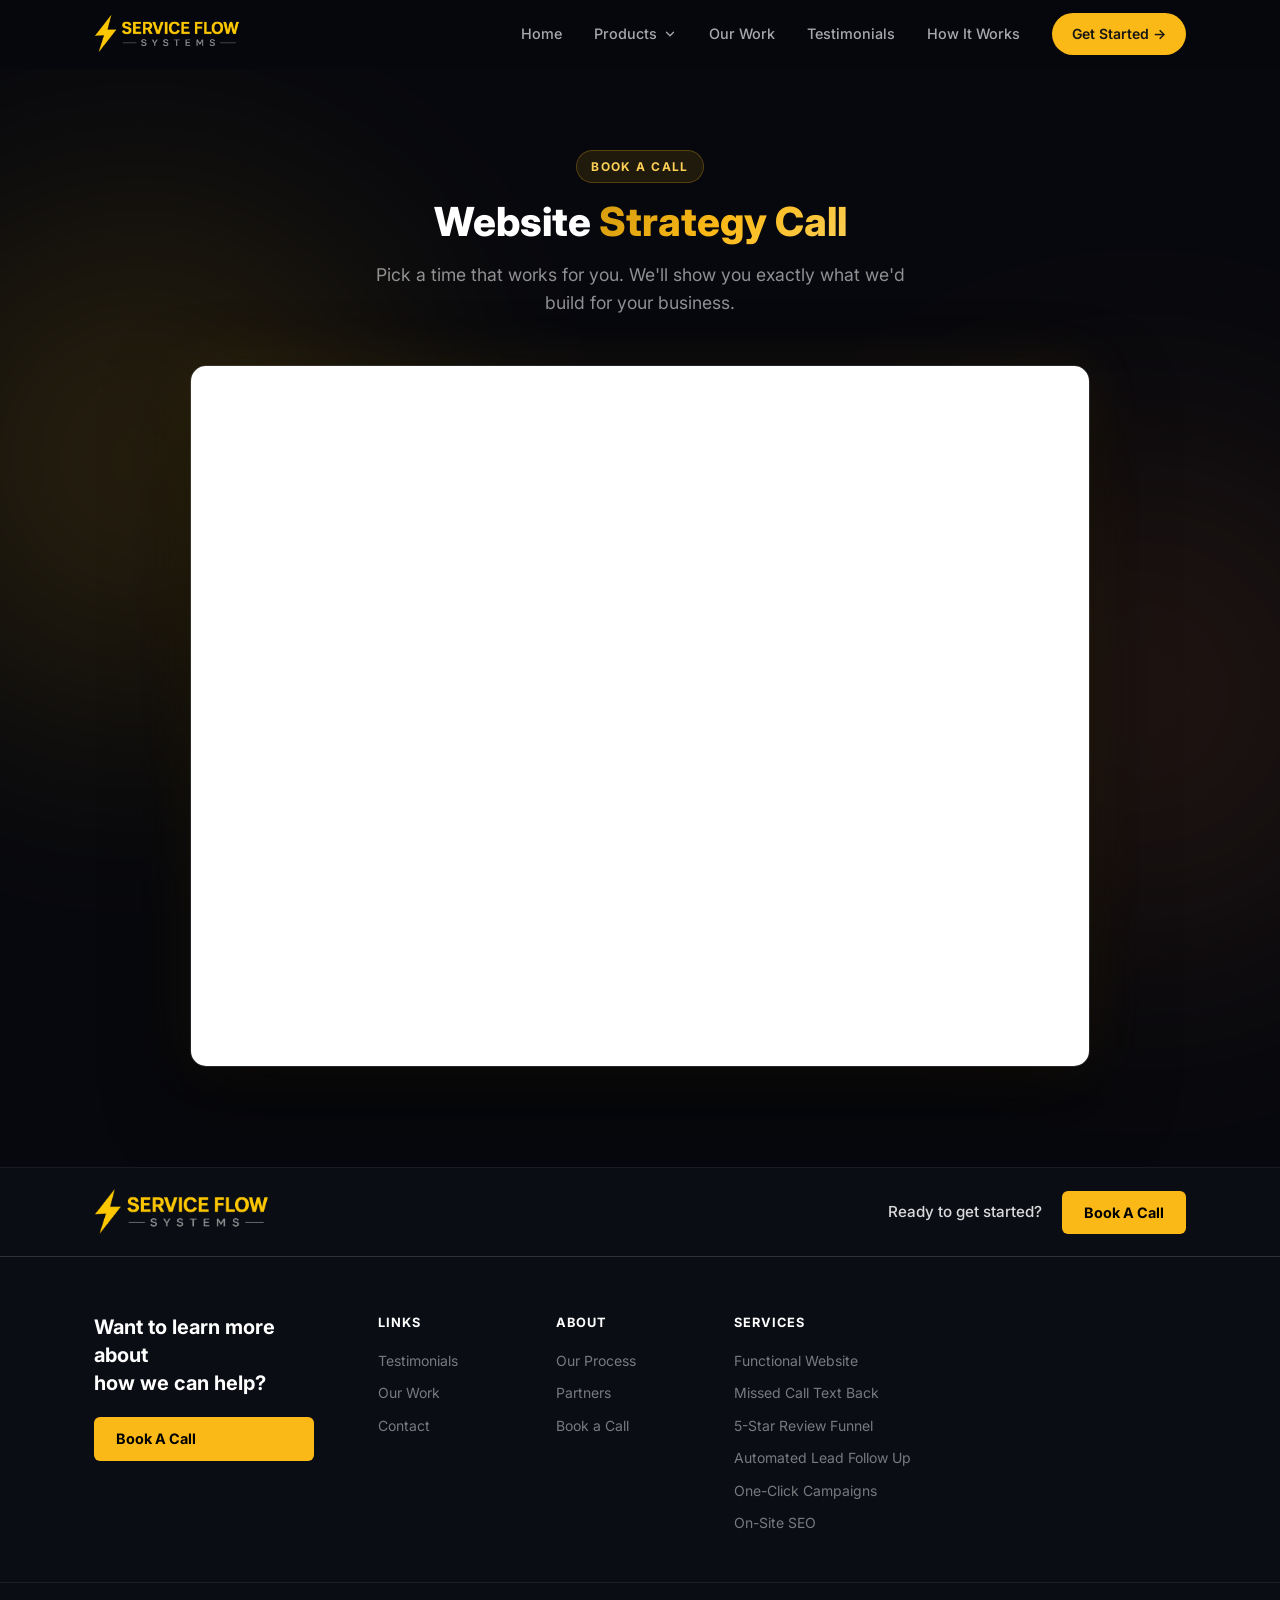
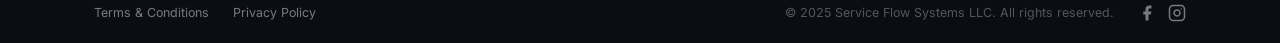
<file: book-a-call.html>
<!DOCTYPE html>
<html lang="en">
<head>
  <meta charset="UTF-8" />
  <meta name="viewport" content="width=device-width, initial-scale=1.0" />
  <title>Book A Call | Service Flow Systems</title>
  <link rel="icon" href="/favicon.ico" sizes="any" />
  <link rel="icon" type="image/png" href="/favicon.png" />
  <link rel="apple-touch-icon" href="/apple-touch-icon.png" />
  <link rel="preconnect" href="https://fonts.googleapis.com" />
  <link rel="preconnect" href="https://fonts.gstatic.com" crossorigin />
  <link href="https://fonts.googleapis.com/css2?family=Inter:wght@300;400;500;600;700;800;900&display=swap" rel="stylesheet" />
  <link rel="stylesheet" href="styles.css" />
  <meta name="description" content="Book a free website strategy call with Service Flow Systems." />
</head>
<body class="dark-page">

  <!-- NAV -->
  <nav class="nav" id="navbar">
    <div class="nav-inner">
      <a href="index.html" class="logo">
        <img src="images/logo.png" alt="Service Flow Systems" class="nav-logo-img" />
      </a>
      <ul class="nav-links">
        <li><a href="index.html">Home</a></li>
        <li class="nav-dropdown">
          <button type="button" class="nav-dropdown-btn" aria-haspopup="true" aria-expanded="false">Products <svg class="nav-chevron" viewBox="0 0 24 24" fill="none" stroke="currentColor" stroke-width="2.2" stroke-linecap="round" stroke-linejoin="round"><polyline points="6 9 12 15 18 9"/></svg></button>
          <div class="nav-dropdown-menu">
            <div class="nav-dropdown-panel">
            <a href="functional-website.html" class="nav-dd-item"><span class="nav-dd-icon"><svg viewBox="0 0 24 24" fill="none" stroke="currentColor" stroke-width="1.8" stroke-linecap="round" stroke-linejoin="round"><rect x="3" y="4" width="18" height="14" rx="2"/><path d="M3 9h18M8 21h8M12 18v3"/></svg></span><span>Functional Website</span></a>
            <a href="five-star-review-funnel.html" class="nav-dd-item"><span class="nav-dd-icon"><svg viewBox="0 0 24 24" fill="none" stroke="currentColor" stroke-width="1.8" stroke-linecap="round" stroke-linejoin="round"><path d="M12 3l2.7 5.6 6.1.9-4.4 4.3 1 6.1L12 17l-5.4 2.9 1-6.1L3.2 9.5l6.1-.9z"/></svg></span><span>5-Star Magic Review Funnel</span></a>
            <a href="missed-call-text-back.html" class="nav-dd-item"><span class="nav-dd-icon"><svg viewBox="0 0 24 24" fill="none" stroke="currentColor" stroke-width="1.8" stroke-linecap="round" stroke-linejoin="round"><path d="M22 16.9v3a2 2 0 0 1-2.2 2 19.8 19.8 0 0 1-8.6-3.1 19.5 19.5 0 0 1-6-6A19.8 19.8 0 0 1 2.1 4.2 2 2 0 0 1 4.1 2h3a2 2 0 0 1 2 1.7c.1 1 .4 1.9.7 2.8a2 2 0 0 1-.5 2.1L8.1 9.9a16 16 0 0 0 6 6l1.3-1.3a2 2 0 0 1 2.1-.4c.9.3 1.8.6 2.8.7a2 2 0 0 1 1.7 2z"/></svg></span><span>Missed Call Text Back</span></a>
            <a href="one-click-marketing.html" class="nav-dd-item"><span class="nav-dd-icon"><svg viewBox="0 0 24 24" fill="none" stroke="currentColor" stroke-width="1.8" stroke-linecap="round" stroke-linejoin="round"><path d="M22 2L11 13M22 2l-7 20-4-9-9-4z"/></svg></span><span>One-Click Marketing Campaigns</span></a>
            <a href="local-seo.html" class="nav-dd-item"><span class="nav-dd-icon"><svg viewBox="0 0 24 24" fill="none" stroke="currentColor" stroke-width="1.8" stroke-linecap="round" stroke-linejoin="round"><circle cx="11" cy="11" r="7"/><path d="M21 21l-4.3-4.3"/></svg></span><span>Local SEO</span></a>
            </div>
          </div>
        </li>
        <li><a href="portfolio.html">Our Work</a></li>
        <li><a href="testimonials.html">Testimonials</a></li>
        <li><a href="index.html#process">How It Works</a></li>
      </ul>
      <a href="book-a-call.html" class="btn btn-nav">Get Started →</a>
      <button class="nav-toggle" id="navToggle">
        <span></span><span></span><span></span>
      </button>
    </div>
    <div class="nav-mobile" id="navMobile">
      <a href="index.html">Home</a>
      <span class="nav-mobile-heading">Products</span>
      <a href="functional-website.html" class="nav-mobile-sub">Functional Website</a>
      <a href="five-star-review-funnel.html" class="nav-mobile-sub">5-Star Magic Review Funnel</a>
      <a href="missed-call-text-back.html" class="nav-mobile-sub">Missed Call Text Back</a>
      <a href="one-click-marketing.html" class="nav-mobile-sub">One-Click Marketing Campaigns</a>
      <a href="local-seo.html" class="nav-mobile-sub">Local SEO</a>
      <a href="portfolio.html">Our Work</a>
      <a href="testimonials.html">Testimonials</a>
      <a href="index.html#process">How It Works</a>
      <a href="book-a-call.html" class="btn btn-gold">Get Started</a>
    </div>
  </nav>


  <!-- BOOK A CALL -->
  <section class="systems book-page">
    <div class="systems-glow systems-glow-1" aria-hidden="true"></div>
    <div class="systems-glow systems-glow-2" aria-hidden="true"></div>
    <div class="container">
      <div class="systems-head">
        <div class="section-label">Book A Call</div>
        <h1 class="section-title">Website <span class="gradient-text">Strategy Call</span></h1>
        <p class="systems-sub">Pick a time that works for you. We'll show you exactly what we'd build for your business.</p>
      </div>
      <div class="book-calendar">
        <iframe src="https://api.leadconnectorhq.com/widget/booking/FZ4AHH9lDY0ECarSHNT6" style="width:100%;border:none;overflow:hidden;min-height:700px;background:#fff;" scrolling="no" id="FZ4AHH9lDY0ECarSHNT6_1781543820699"></iframe>
        <script src="https://link.msgsndr.com/js/form_embed.js" type="text/javascript"></script>
      </div>
    </div>
  </section>

  <!-- FOOTER -->
  <footer class="footer">
    <!-- Top bar -->
    <div class="footer-topbar">
      <div class="container footer-topbar-inner">
        <a href="index.html" class="logo">
          <img src="images/logo.png" alt="Service Flow Systems" class="footer-logo-img">
        </a>
        <div class="footer-topbar-cta">
          <span class="footer-topbar-text">Ready to get started?</span>
          <a href="book-a-call.html" class="btn footer-cta-btn">Book A Call</a>
        </div>
      </div>
    </div>

    <!-- Main section -->
    <div class="footer-main">
      <div class="container footer-main-inner">
        <!-- Left blurb -->
        <div class="footer-blurb">
          <p class="footer-blurb-text">Want to learn more about<br>how we can help?</p>
          <a href="book-a-call.html" class="btn footer-cta-btn">Book A Call</a>
        </div>

        <!-- Link columns -->
        <div class="footer-links">
          <div class="footer-col">
            <h4>Links</h4>
            <a href="testimonials.html">Testimonials</a>
            <a href="index.html#work">Our Work</a>
            <a href="book-a-call.html">Contact</a>
          </div>
          <div class="footer-col">
            <h4>About</h4>
            <a href="index.html#process">Our Process</a>
            <a href="index.html#legit">Partners</a>
            <a href="book-a-call.html">Book a Call</a>
          </div>
          <div class="footer-col">
            <h4>Services</h4>
            <a href="functional-website.html">Functional Website</a>
            <a href="missed-call-text-back.html">Missed Call Text Back</a>
            <a href="five-star-review-funnel.html">5-Star Review Funnel</a>
            <a href="index.html#services">Automated Lead Follow Up</a>
            <a href="one-click-marketing.html">One-Click Campaigns</a>
            <a href="local-seo.html">On-Site SEO</a>
          </div>
        </div>
      </div>
    </div>

    <!-- Bottom bar -->
    <div class="footer-bottom">
      <div class="container footer-bottom-inner">
        <a href="index.html">Terms &amp; Conditions</a>
        <a href="index.html">Privacy Policy</a>
        <span>© 2025 Service Flow Systems LLC. All rights reserved.</span>
        <div class="footer-social">
          <a href="index.html" class="footer-social-link" aria-label="Facebook">
            <svg xmlns="http://www.w3.org/2000/svg" width="18" height="18" viewBox="0 0 24 24" fill="currentColor"><path d="M18 2h-3a5 5 0 0 0-5 5v3H7v4h3v8h4v-8h3l1-4h-4V7a1 1 0 0 1 1-1h3z"/></svg>
          </a>
          <a href="index.html" class="footer-social-link" aria-label="Instagram">
            <svg xmlns="http://www.w3.org/2000/svg" width="18" height="18" viewBox="0 0 24 24" fill="none" stroke="currentColor" stroke-width="2" stroke-linecap="round" stroke-linejoin="round"><rect x="2" y="2" width="20" height="20" rx="5" ry="5"/><path d="M16 11.37A4 4 0 1 1 12.63 8 4 4 0 0 1 16 11.37z"/><line x1="17.5" y1="6.5" x2="17.51" y2="6.5"/></svg>
          </a>
        </div>
      </div>
    </div>
  </footer>

  <script src="script.js"></script>
</body>
</html>
</file>
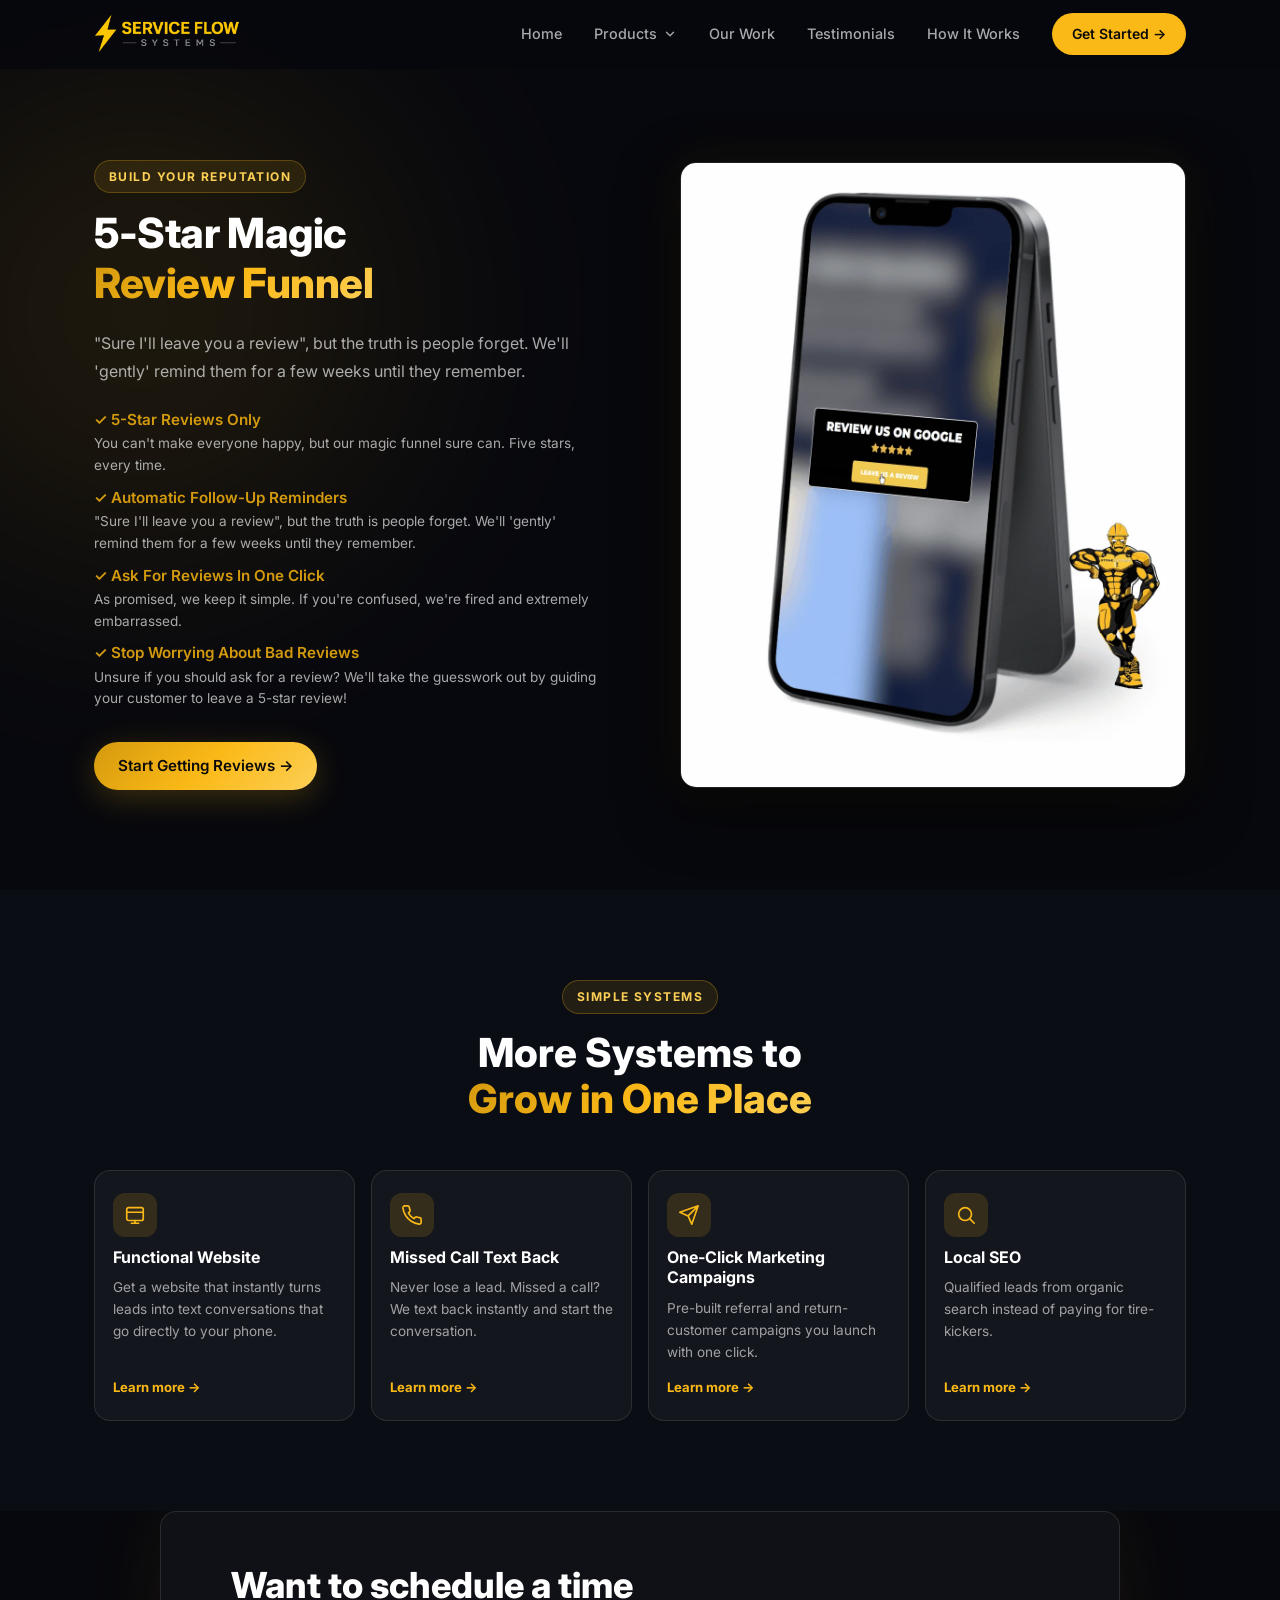
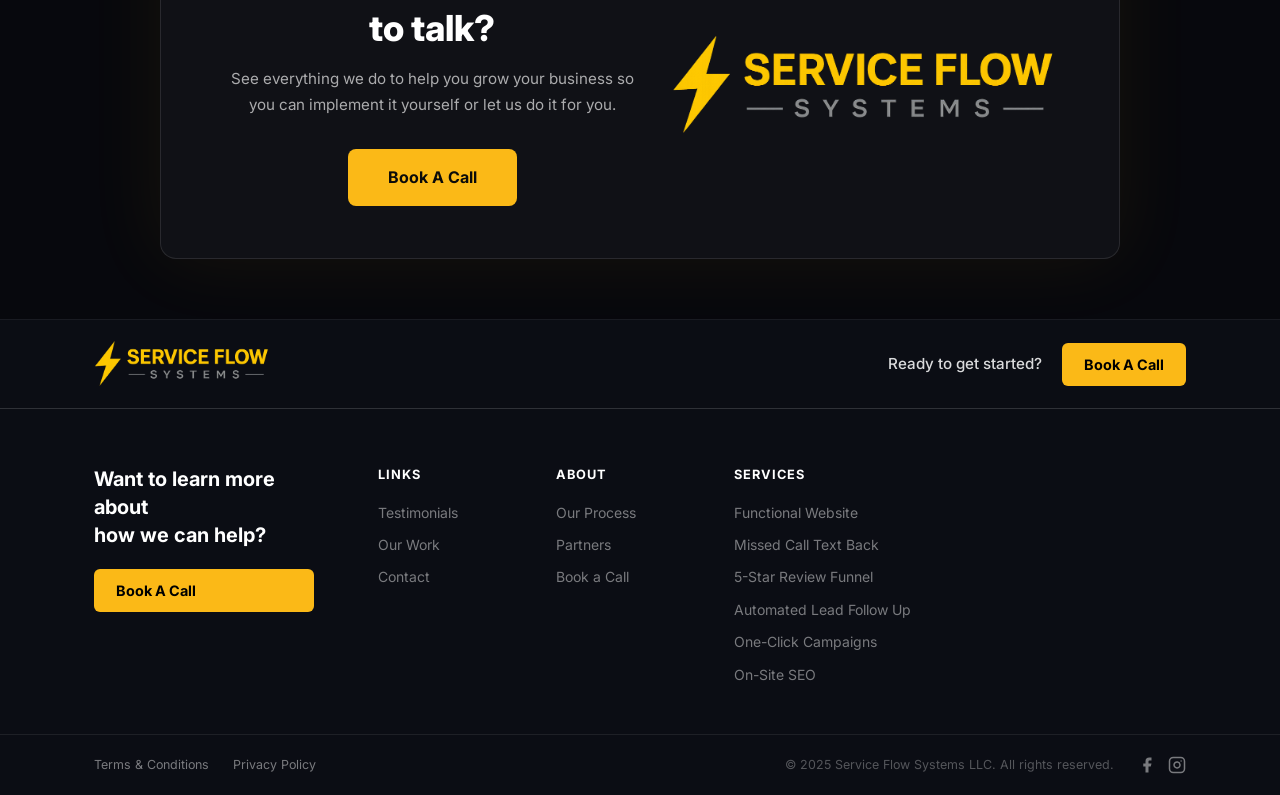
<file: five-star-review-funnel.html>
<!DOCTYPE html>
<html lang="en">
<head>
  <meta charset="UTF-8" />
  <meta name="viewport" content="width=device-width, initial-scale=1.0" />
  <title>5-Star Magic Review Funnel for Home Service Businesses | Service Flow Systems</title>
  <link rel="icon" href="/favicon.ico" sizes="any" />
  <link rel="icon" type="image/png" href="/favicon.png" />
  <link rel="apple-touch-icon" href="/apple-touch-icon.png" />
  <link rel="preconnect" href="https://fonts.googleapis.com" />
  <link rel="preconnect" href="https://fonts.gstatic.com" crossorigin />
  <link href="https://fonts.googleapis.com/css2?family=Inter:wght@300;400;500;600;700;800;900&display=swap" rel="stylesheet" />
  <link rel="stylesheet" href="styles.css" />
  <meta name="description" content="Automatic follow-ups that guide happy customers to leave a 5-star review." />
</head>
<body>

  <!-- NAV -->
  <nav class="nav" id="navbar">
    <div class="nav-inner">
      <a href="index.html" class="logo">
        <img src="images/logo.png" alt="Service Flow Systems" class="nav-logo-img" />
      </a>
      <ul class="nav-links">
        <li><a href="index.html">Home</a></li>
        <li class="nav-dropdown">
          <button type="button" class="nav-dropdown-btn" aria-haspopup="true" aria-expanded="false">Products <svg class="nav-chevron" viewBox="0 0 24 24" fill="none" stroke="currentColor" stroke-width="2.2" stroke-linecap="round" stroke-linejoin="round"><polyline points="6 9 12 15 18 9"/></svg></button>
          <div class="nav-dropdown-menu">
            <div class="nav-dropdown-panel">
            <a href="functional-website.html" class="nav-dd-item"><span class="nav-dd-icon"><svg viewBox="0 0 24 24" fill="none" stroke="currentColor" stroke-width="1.8" stroke-linecap="round" stroke-linejoin="round"><rect x="3" y="4" width="18" height="14" rx="2"/><path d="M3 9h18M8 21h8M12 18v3"/></svg></span><span>Functional Website</span></a>
            <a href="five-star-review-funnel.html" class="nav-dd-item"><span class="nav-dd-icon"><svg viewBox="0 0 24 24" fill="none" stroke="currentColor" stroke-width="1.8" stroke-linecap="round" stroke-linejoin="round"><path d="M12 3l2.7 5.6 6.1.9-4.4 4.3 1 6.1L12 17l-5.4 2.9 1-6.1L3.2 9.5l6.1-.9z"/></svg></span><span>5-Star Magic Review Funnel</span></a>
            <a href="missed-call-text-back.html" class="nav-dd-item"><span class="nav-dd-icon"><svg viewBox="0 0 24 24" fill="none" stroke="currentColor" stroke-width="1.8" stroke-linecap="round" stroke-linejoin="round"><path d="M22 16.9v3a2 2 0 0 1-2.2 2 19.8 19.8 0 0 1-8.6-3.1 19.5 19.5 0 0 1-6-6A19.8 19.8 0 0 1 2.1 4.2 2 2 0 0 1 4.1 2h3a2 2 0 0 1 2 1.7c.1 1 .4 1.9.7 2.8a2 2 0 0 1-.5 2.1L8.1 9.9a16 16 0 0 0 6 6l1.3-1.3a2 2 0 0 1 2.1-.4c.9.3 1.8.6 2.8.7a2 2 0 0 1 1.7 2z"/></svg></span><span>Missed Call Text Back</span></a>
            <a href="one-click-marketing.html" class="nav-dd-item"><span class="nav-dd-icon"><svg viewBox="0 0 24 24" fill="none" stroke="currentColor" stroke-width="1.8" stroke-linecap="round" stroke-linejoin="round"><path d="M22 2L11 13M22 2l-7 20-4-9-9-4z"/></svg></span><span>One-Click Marketing Campaigns</span></a>
            <a href="local-seo.html" class="nav-dd-item"><span class="nav-dd-icon"><svg viewBox="0 0 24 24" fill="none" stroke="currentColor" stroke-width="1.8" stroke-linecap="round" stroke-linejoin="round"><circle cx="11" cy="11" r="7"/><path d="M21 21l-4.3-4.3"/></svg></span><span>Local SEO</span></a>
            </div>
          </div>
        </li>
        <li><a href="portfolio.html">Our Work</a></li>
        <li><a href="testimonials.html">Testimonials</a></li>
        <li><a href="index.html#process">How It Works</a></li>
      </ul>
      <a href="book-a-call.html" class="btn btn-nav">Get Started →</a>
      <button class="nav-toggle" id="navToggle">
        <span></span><span></span><span></span>
      </button>
    </div>
    <div class="nav-mobile" id="navMobile">
      <a href="index.html">Home</a>
      <span class="nav-mobile-heading">Products</span>
      <a href="functional-website.html" class="nav-mobile-sub">Functional Website</a>
      <a href="five-star-review-funnel.html" class="nav-mobile-sub">5-Star Magic Review Funnel</a>
      <a href="missed-call-text-back.html" class="nav-mobile-sub">Missed Call Text Back</a>
      <a href="one-click-marketing.html" class="nav-mobile-sub">One-Click Marketing Campaigns</a>
      <a href="local-seo.html" class="nav-mobile-sub">Local SEO</a>
      <a href="portfolio.html">Our Work</a>
      <a href="testimonials.html">Testimonials</a>
      <a href="index.html#process">How It Works</a>
      <a href="book-a-call.html" class="btn btn-gold">Get Started</a>
    </div>
  </nav>


  <section class="feature-section product-main">
    <div class="container">
      <div class="feature-row">
        <div class="feature-text" data-animate>
          <div class="section-label">Build Your Reputation</div>
          <h1 class="product-h1">5-Star Magic<br /><span class="gradient-text">Review Funnel</span></h1>
          <p>"Sure I'll leave you a review", but the truth is people forget. We'll 'gently' remind them for a few weeks until they remember.</p>
          <ul class="feature-list">
            <li>✓ 5-Star Reviews Only<br /><span class="feature-sub">You can't make everyone happy, but our magic funnel sure can. Five stars, every time.</span></li>
            <li>✓ Automatic Follow-Up Reminders<br /><span class="feature-sub">"Sure I'll leave you a review", but the truth is people forget. We'll 'gently' remind them for a few weeks until they remember.</span></li>
            <li>✓ Ask For Reviews In One Click<br /><span class="feature-sub">As promised, we keep it simple. If you're confused, we're fired and extremely embarrassed.</span></li>
            <li>✓ Stop Worrying About Bad Reviews<br /><span class="feature-sub">Unsure if you should ask for a review? We'll take the guesswork out by guiding your customer to leave a 5-star review!</span></li>
          </ul>
          <a href="book-a-call.html" class="btn btn-gold">Start Getting Reviews →</a>
        </div>
        <div class="feature-visual" data-animate>
          <img src="images/gifs/5_STAR_FUNNEL.9fc0232d.webp" alt="5-Star Reviews Funnel" class="feature-gif" />
        </div>
      </div>
    </div>
  </section>

  <!-- MORE SYSTEMS -->
  <section class="systems systems-more">
    <div class="container">
      <div class="systems-head">
        <div class="section-label">Simple Systems</div>
        <h2 class="section-title">More Systems to<br /><span class="gradient-text">Grow in One Place</span></h2>
      </div>
      <div class="sys-grid sys-grid-4">
        <a href="functional-website.html" class="sys-card">
          <span class="sys-card-icon"><svg viewBox="0 0 24 24" fill="none" stroke="currentColor" stroke-width="1.8" stroke-linecap="round" stroke-linejoin="round"><rect x="3" y="4" width="18" height="14" rx="2"/><path d="M3 9h18M8 21h8M12 18v3"/></svg></span>
          <h3>Functional Website</h3>
          <p>Get a website that instantly turns leads into text conversations that go directly to your phone.</p>
          <span class="sys-card-more">Learn more <span aria-hidden="true">→</span></span>
        </a>
        <a href="missed-call-text-back.html" class="sys-card">
          <span class="sys-card-icon"><svg viewBox="0 0 24 24" fill="none" stroke="currentColor" stroke-width="1.8" stroke-linecap="round" stroke-linejoin="round"><path d="M22 16.9v3a2 2 0 0 1-2.2 2 19.8 19.8 0 0 1-8.6-3.1 19.5 19.5 0 0 1-6-6A19.8 19.8 0 0 1 2.1 4.2 2 2 0 0 1 4.1 2h3a2 2 0 0 1 2 1.7c.1 1 .4 1.9.7 2.8a2 2 0 0 1-.5 2.1L8.1 9.9a16 16 0 0 0 6 6l1.3-1.3a2 2 0 0 1 2.1-.4c.9.3 1.8.6 2.8.7a2 2 0 0 1 1.7 2z"/></svg></span>
          <h3>Missed Call Text Back</h3>
          <p>Never lose a lead. Missed a call? We text back instantly and start the conversation.</p>
          <span class="sys-card-more">Learn more <span aria-hidden="true">→</span></span>
        </a>
        <a href="one-click-marketing.html" class="sys-card">
          <span class="sys-card-icon"><svg viewBox="0 0 24 24" fill="none" stroke="currentColor" stroke-width="1.8" stroke-linecap="round" stroke-linejoin="round"><path d="M22 2L11 13M22 2l-7 20-4-9-9-4z"/></svg></span>
          <h3>One-Click Marketing Campaigns</h3>
          <p>Pre-built referral and return-customer campaigns you launch with one click.</p>
          <span class="sys-card-more">Learn more <span aria-hidden="true">→</span></span>
        </a>
        <a href="local-seo.html" class="sys-card">
          <span class="sys-card-icon"><svg viewBox="0 0 24 24" fill="none" stroke="currentColor" stroke-width="1.8" stroke-linecap="round" stroke-linejoin="round"><circle cx="11" cy="11" r="7"/><path d="M21 21l-4.3-4.3"/></svg></span>
          <h3>Local SEO</h3>
          <p>Qualified leads from organic search instead of paying for tire-kickers.</p>
          <span class="sys-card-more">Learn more <span aria-hidden="true">→</span></span>
        </a>
      </div>
    </div>
  </section>

  <!-- SCHEDULE CTA -->
  <section class="schedule-cta">
    <div class="schedule-cta-inner">
      <div class="schedule-cta-left">
        <h2 class="schedule-cta-title">Want to schedule a time<br />to talk?</h2>
        <p class="schedule-cta-sub">See everything we do to help you grow your business so you can implement it yourself or let us do it for you.</p>
        <a href="book-a-call.html" class="btn schedule-cta-btn">Book A Call</a>
      </div>
      <div class="schedule-cta-logo">
        <img src="images/logo.png" alt="Service Flow Systems" class="schedule-logo-img" />
      </div>
    </div>
  </section>

  <!-- FOOTER -->
  <footer class="footer">
    <!-- Top bar -->
    <div class="footer-topbar">
      <div class="container footer-topbar-inner">
        <a href="index.html" class="logo">
          <img src="images/logo.png" alt="Service Flow Systems" class="footer-logo-img">
        </a>
        <div class="footer-topbar-cta">
          <span class="footer-topbar-text">Ready to get started?</span>
          <a href="book-a-call.html" class="btn footer-cta-btn">Book A Call</a>
        </div>
      </div>
    </div>

    <!-- Main section -->
    <div class="footer-main">
      <div class="container footer-main-inner">
        <!-- Left blurb -->
        <div class="footer-blurb">
          <p class="footer-blurb-text">Want to learn more about<br>how we can help?</p>
          <a href="book-a-call.html" class="btn footer-cta-btn">Book A Call</a>
        </div>

        <!-- Link columns -->
        <div class="footer-links">
          <div class="footer-col">
            <h4>Links</h4>
            <a href="testimonials.html">Testimonials</a>
            <a href="index.html#work">Our Work</a>
            <a href="book-a-call.html">Contact</a>
          </div>
          <div class="footer-col">
            <h4>About</h4>
            <a href="index.html#process">Our Process</a>
            <a href="index.html#legit">Partners</a>
            <a href="book-a-call.html">Book a Call</a>
          </div>
          <div class="footer-col">
            <h4>Services</h4>
            <a href="functional-website.html">Functional Website</a>
            <a href="missed-call-text-back.html">Missed Call Text Back</a>
            <a href="five-star-review-funnel.html">5-Star Review Funnel</a>
            <a href="index.html#services">Automated Lead Follow Up</a>
            <a href="one-click-marketing.html">One-Click Campaigns</a>
            <a href="local-seo.html">On-Site SEO</a>
          </div>
        </div>
      </div>
    </div>

    <!-- Bottom bar -->
    <div class="footer-bottom">
      <div class="container footer-bottom-inner">
        <a href="index.html">Terms &amp; Conditions</a>
        <a href="index.html">Privacy Policy</a>
        <span>© 2025 Service Flow Systems LLC. All rights reserved.</span>
        <div class="footer-social">
          <a href="index.html" class="footer-social-link" aria-label="Facebook">
            <svg xmlns="http://www.w3.org/2000/svg" width="18" height="18" viewBox="0 0 24 24" fill="currentColor"><path d="M18 2h-3a5 5 0 0 0-5 5v3H7v4h3v8h4v-8h3l1-4h-4V7a1 1 0 0 1 1-1h3z"/></svg>
          </a>
          <a href="index.html" class="footer-social-link" aria-label="Instagram">
            <svg xmlns="http://www.w3.org/2000/svg" width="18" height="18" viewBox="0 0 24 24" fill="none" stroke="currentColor" stroke-width="2" stroke-linecap="round" stroke-linejoin="round"><rect x="2" y="2" width="20" height="20" rx="5" ry="5"/><path d="M16 11.37A4 4 0 1 1 12.63 8 4 4 0 0 1 16 11.37z"/><line x1="17.5" y1="6.5" x2="17.51" y2="6.5"/></svg>
          </a>
        </div>
      </div>
    </div>
  </footer>

  <script src="script.js"></script>
</body>
</html>
</file>
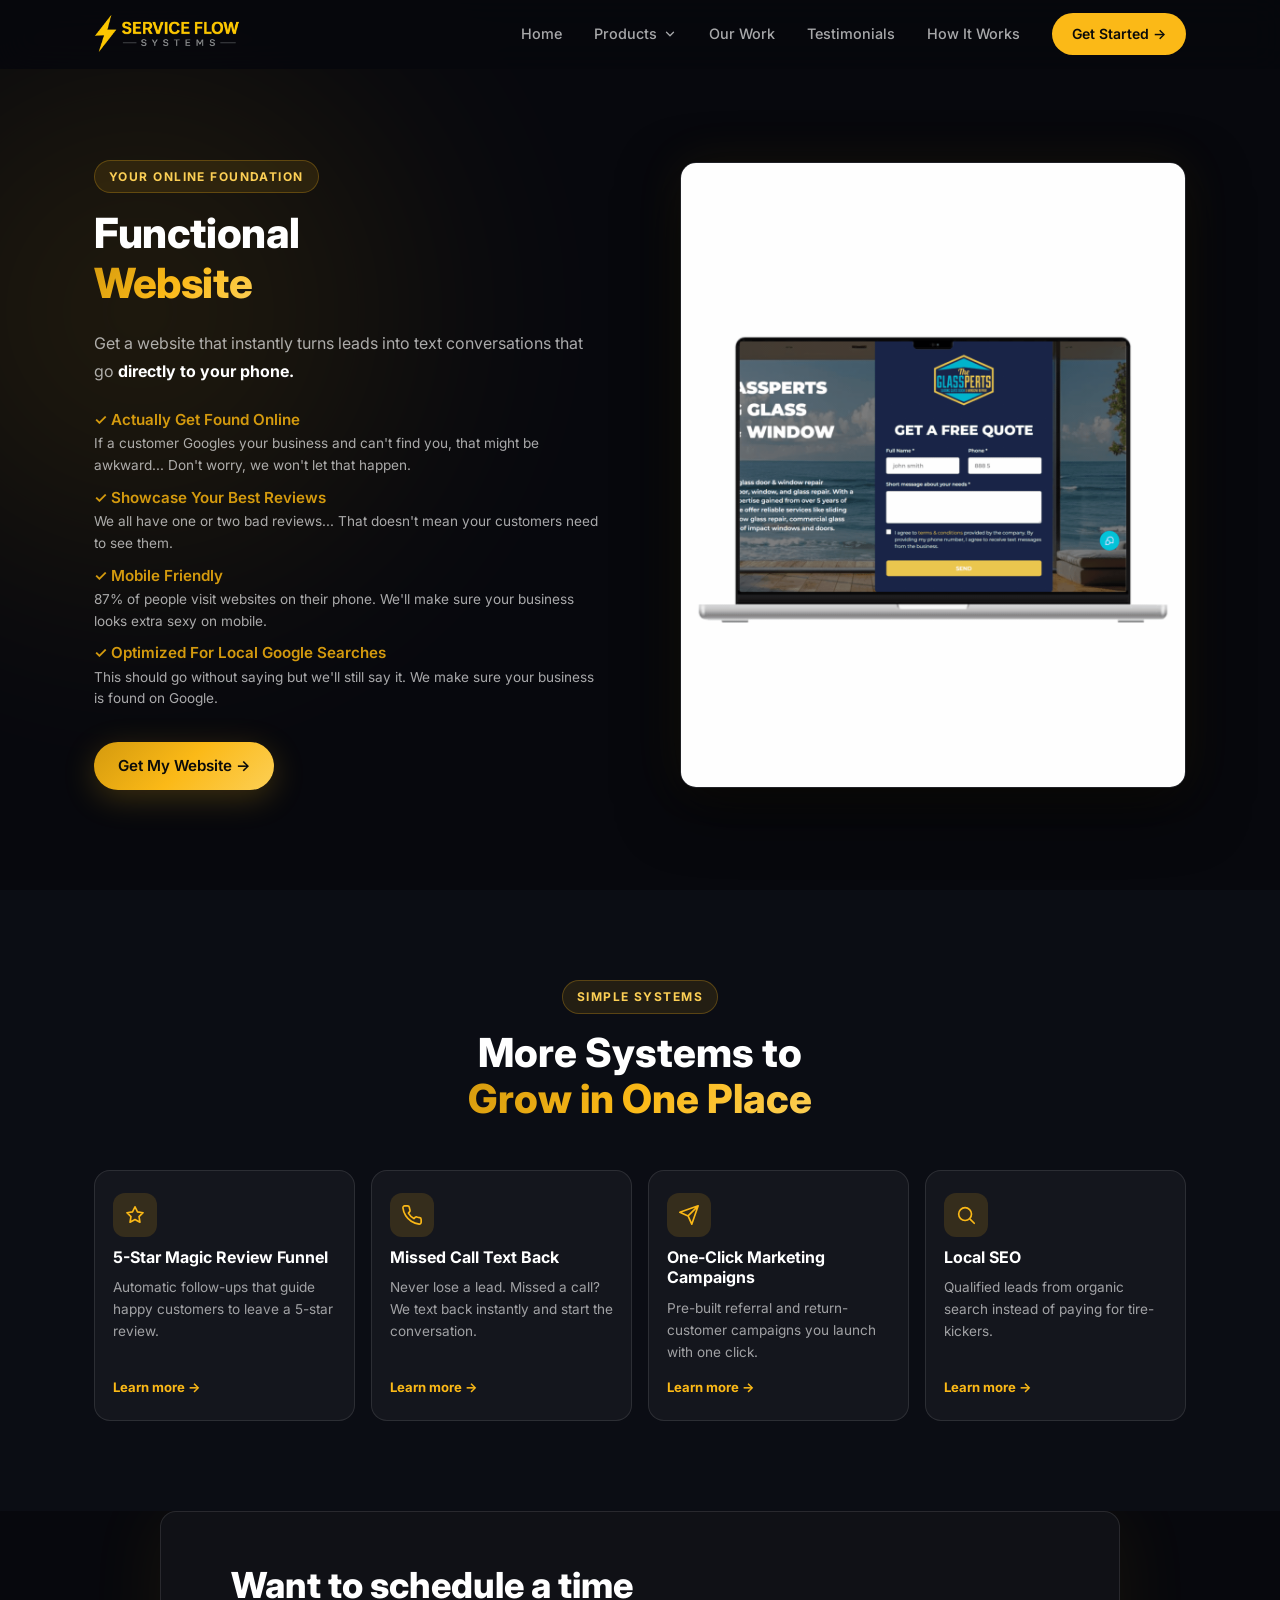
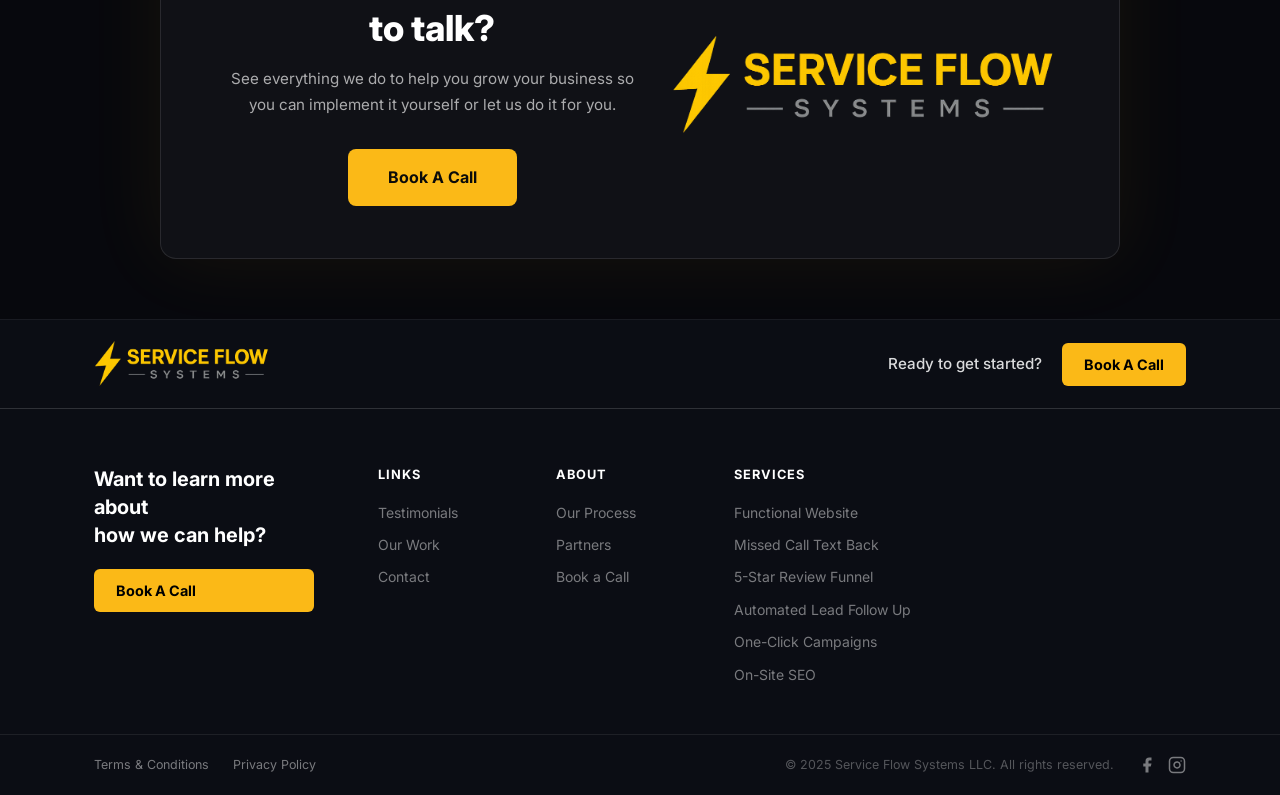
<file: functional-website.html>
<!DOCTYPE html>
<html lang="en">
<head>
  <meta charset="UTF-8" />
  <meta name="viewport" content="width=device-width, initial-scale=1.0" />
  <title>Functional Website for Home Service Businesses | Service Flow Systems</title>
  <link rel="icon" href="/favicon.ico" sizes="any" />
  <link rel="icon" type="image/png" href="/favicon.png" />
  <link rel="apple-touch-icon" href="/apple-touch-icon.png" />
  <link rel="preconnect" href="https://fonts.googleapis.com" />
  <link rel="preconnect" href="https://fonts.gstatic.com" crossorigin />
  <link href="https://fonts.googleapis.com/css2?family=Inter:wght@300;400;500;600;700;800;900&display=swap" rel="stylesheet" />
  <link rel="stylesheet" href="styles.css" />
  <meta name="description" content="Get a website that instantly turns leads into text conversations that go directly to your phone." />
</head>
<body>

  <!-- NAV -->
  <nav class="nav" id="navbar">
    <div class="nav-inner">
      <a href="index.html" class="logo">
        <img src="images/logo.png" alt="Service Flow Systems" class="nav-logo-img" />
      </a>
      <ul class="nav-links">
        <li><a href="index.html">Home</a></li>
        <li class="nav-dropdown">
          <button type="button" class="nav-dropdown-btn" aria-haspopup="true" aria-expanded="false">Products <svg class="nav-chevron" viewBox="0 0 24 24" fill="none" stroke="currentColor" stroke-width="2.2" stroke-linecap="round" stroke-linejoin="round"><polyline points="6 9 12 15 18 9"/></svg></button>
          <div class="nav-dropdown-menu">
            <div class="nav-dropdown-panel">
            <a href="functional-website.html" class="nav-dd-item"><span class="nav-dd-icon"><svg viewBox="0 0 24 24" fill="none" stroke="currentColor" stroke-width="1.8" stroke-linecap="round" stroke-linejoin="round"><rect x="3" y="4" width="18" height="14" rx="2"/><path d="M3 9h18M8 21h8M12 18v3"/></svg></span><span>Functional Website</span></a>
            <a href="five-star-review-funnel.html" class="nav-dd-item"><span class="nav-dd-icon"><svg viewBox="0 0 24 24" fill="none" stroke="currentColor" stroke-width="1.8" stroke-linecap="round" stroke-linejoin="round"><path d="M12 3l2.7 5.6 6.1.9-4.4 4.3 1 6.1L12 17l-5.4 2.9 1-6.1L3.2 9.5l6.1-.9z"/></svg></span><span>5-Star Magic Review Funnel</span></a>
            <a href="missed-call-text-back.html" class="nav-dd-item"><span class="nav-dd-icon"><svg viewBox="0 0 24 24" fill="none" stroke="currentColor" stroke-width="1.8" stroke-linecap="round" stroke-linejoin="round"><path d="M22 16.9v3a2 2 0 0 1-2.2 2 19.8 19.8 0 0 1-8.6-3.1 19.5 19.5 0 0 1-6-6A19.8 19.8 0 0 1 2.1 4.2 2 2 0 0 1 4.1 2h3a2 2 0 0 1 2 1.7c.1 1 .4 1.9.7 2.8a2 2 0 0 1-.5 2.1L8.1 9.9a16 16 0 0 0 6 6l1.3-1.3a2 2 0 0 1 2.1-.4c.9.3 1.8.6 2.8.7a2 2 0 0 1 1.7 2z"/></svg></span><span>Missed Call Text Back</span></a>
            <a href="one-click-marketing.html" class="nav-dd-item"><span class="nav-dd-icon"><svg viewBox="0 0 24 24" fill="none" stroke="currentColor" stroke-width="1.8" stroke-linecap="round" stroke-linejoin="round"><path d="M22 2L11 13M22 2l-7 20-4-9-9-4z"/></svg></span><span>One-Click Marketing Campaigns</span></a>
            <a href="local-seo.html" class="nav-dd-item"><span class="nav-dd-icon"><svg viewBox="0 0 24 24" fill="none" stroke="currentColor" stroke-width="1.8" stroke-linecap="round" stroke-linejoin="round"><circle cx="11" cy="11" r="7"/><path d="M21 21l-4.3-4.3"/></svg></span><span>Local SEO</span></a>
            </div>
          </div>
        </li>
        <li><a href="portfolio.html">Our Work</a></li>
        <li><a href="testimonials.html">Testimonials</a></li>
        <li><a href="index.html#process">How It Works</a></li>
      </ul>
      <a href="book-a-call.html" class="btn btn-nav">Get Started →</a>
      <button class="nav-toggle" id="navToggle">
        <span></span><span></span><span></span>
      </button>
    </div>
    <div class="nav-mobile" id="navMobile">
      <a href="index.html">Home</a>
      <span class="nav-mobile-heading">Products</span>
      <a href="functional-website.html" class="nav-mobile-sub">Functional Website</a>
      <a href="five-star-review-funnel.html" class="nav-mobile-sub">5-Star Magic Review Funnel</a>
      <a href="missed-call-text-back.html" class="nav-mobile-sub">Missed Call Text Back</a>
      <a href="one-click-marketing.html" class="nav-mobile-sub">One-Click Marketing Campaigns</a>
      <a href="local-seo.html" class="nav-mobile-sub">Local SEO</a>
      <a href="portfolio.html">Our Work</a>
      <a href="testimonials.html">Testimonials</a>
      <a href="index.html#process">How It Works</a>
      <a href="book-a-call.html" class="btn btn-gold">Get Started</a>
    </div>
  </nav>


  <section class="feature-section product-main">
    <div class="container">
      <div class="feature-row">
        <div class="feature-text" data-animate>
          <div class="section-label">Your Online Foundation</div>
          <h1 class="product-h1">Functional<br /><span class="gradient-text">Website</span></h1>
          <p>Get a website that instantly turns leads into text conversations that go <strong>directly to your phone.</strong></p>
          <ul class="feature-list">
            <li>✓ Actually Get Found Online<br /><span class="feature-sub">If a customer Googles your business and can't find you, that might be awkward... Don't worry, we won't let that happen.</span></li>
            <li>✓ Showcase Your Best Reviews<br /><span class="feature-sub">We all have one or two bad reviews... That doesn't mean your customers need to see them.</span></li>
            <li>✓ Mobile Friendly<br /><span class="feature-sub">87% of people visit websites on their phone. We'll make sure your business looks extra sexy on mobile.</span></li>
            <li>✓ Optimized For Local Google Searches<br /><span class="feature-sub">This should go without saying but we'll still say it. We make sure your business is found on Google.</span></li>
          </ul>
          <a href="book-a-call.html" class="btn btn-gold">Get My Website →</a>
        </div>
        <div class="feature-visual" data-animate>
          <img src="images/gifs/FUNCTIONAL_WEBSITE.706f2bd1.gif" alt="Functional Website Preview" class="feature-gif" />
        </div>
      </div>
    </div>
  </section>

  <!-- MORE SYSTEMS -->
  <section class="systems systems-more">
    <div class="container">
      <div class="systems-head">
        <div class="section-label">Simple Systems</div>
        <h2 class="section-title">More Systems to<br /><span class="gradient-text">Grow in One Place</span></h2>
      </div>
      <div class="sys-grid sys-grid-4">
        <a href="five-star-review-funnel.html" class="sys-card">
          <span class="sys-card-icon"><svg viewBox="0 0 24 24" fill="none" stroke="currentColor" stroke-width="1.8" stroke-linecap="round" stroke-linejoin="round"><path d="M12 3l2.7 5.6 6.1.9-4.4 4.3 1 6.1L12 17l-5.4 2.9 1-6.1L3.2 9.5l6.1-.9z"/></svg></span>
          <h3>5-Star Magic Review Funnel</h3>
          <p>Automatic follow-ups that guide happy customers to leave a 5-star review.</p>
          <span class="sys-card-more">Learn more <span aria-hidden="true">→</span></span>
        </a>
        <a href="missed-call-text-back.html" class="sys-card">
          <span class="sys-card-icon"><svg viewBox="0 0 24 24" fill="none" stroke="currentColor" stroke-width="1.8" stroke-linecap="round" stroke-linejoin="round"><path d="M22 16.9v3a2 2 0 0 1-2.2 2 19.8 19.8 0 0 1-8.6-3.1 19.5 19.5 0 0 1-6-6A19.8 19.8 0 0 1 2.1 4.2 2 2 0 0 1 4.1 2h3a2 2 0 0 1 2 1.7c.1 1 .4 1.9.7 2.8a2 2 0 0 1-.5 2.1L8.1 9.9a16 16 0 0 0 6 6l1.3-1.3a2 2 0 0 1 2.1-.4c.9.3 1.8.6 2.8.7a2 2 0 0 1 1.7 2z"/></svg></span>
          <h3>Missed Call Text Back</h3>
          <p>Never lose a lead. Missed a call? We text back instantly and start the conversation.</p>
          <span class="sys-card-more">Learn more <span aria-hidden="true">→</span></span>
        </a>
        <a href="one-click-marketing.html" class="sys-card">
          <span class="sys-card-icon"><svg viewBox="0 0 24 24" fill="none" stroke="currentColor" stroke-width="1.8" stroke-linecap="round" stroke-linejoin="round"><path d="M22 2L11 13M22 2l-7 20-4-9-9-4z"/></svg></span>
          <h3>One-Click Marketing Campaigns</h3>
          <p>Pre-built referral and return-customer campaigns you launch with one click.</p>
          <span class="sys-card-more">Learn more <span aria-hidden="true">→</span></span>
        </a>
        <a href="local-seo.html" class="sys-card">
          <span class="sys-card-icon"><svg viewBox="0 0 24 24" fill="none" stroke="currentColor" stroke-width="1.8" stroke-linecap="round" stroke-linejoin="round"><circle cx="11" cy="11" r="7"/><path d="M21 21l-4.3-4.3"/></svg></span>
          <h3>Local SEO</h3>
          <p>Qualified leads from organic search instead of paying for tire-kickers.</p>
          <span class="sys-card-more">Learn more <span aria-hidden="true">→</span></span>
        </a>
      </div>
    </div>
  </section>

  <!-- SCHEDULE CTA -->
  <section class="schedule-cta">
    <div class="schedule-cta-inner">
      <div class="schedule-cta-left">
        <h2 class="schedule-cta-title">Want to schedule a time<br />to talk?</h2>
        <p class="schedule-cta-sub">See everything we do to help you grow your business so you can implement it yourself or let us do it for you.</p>
        <a href="book-a-call.html" class="btn schedule-cta-btn">Book A Call</a>
      </div>
      <div class="schedule-cta-logo">
        <img src="images/logo.png" alt="Service Flow Systems" class="schedule-logo-img" />
      </div>
    </div>
  </section>

  <!-- FOOTER -->
  <footer class="footer">
    <!-- Top bar -->
    <div class="footer-topbar">
      <div class="container footer-topbar-inner">
        <a href="index.html" class="logo">
          <img src="images/logo.png" alt="Service Flow Systems" class="footer-logo-img">
        </a>
        <div class="footer-topbar-cta">
          <span class="footer-topbar-text">Ready to get started?</span>
          <a href="book-a-call.html" class="btn footer-cta-btn">Book A Call</a>
        </div>
      </div>
    </div>

    <!-- Main section -->
    <div class="footer-main">
      <div class="container footer-main-inner">
        <!-- Left blurb -->
        <div class="footer-blurb">
          <p class="footer-blurb-text">Want to learn more about<br>how we can help?</p>
          <a href="book-a-call.html" class="btn footer-cta-btn">Book A Call</a>
        </div>

        <!-- Link columns -->
        <div class="footer-links">
          <div class="footer-col">
            <h4>Links</h4>
            <a href="testimonials.html">Testimonials</a>
            <a href="index.html#work">Our Work</a>
            <a href="book-a-call.html">Contact</a>
          </div>
          <div class="footer-col">
            <h4>About</h4>
            <a href="index.html#process">Our Process</a>
            <a href="index.html#legit">Partners</a>
            <a href="book-a-call.html">Book a Call</a>
          </div>
          <div class="footer-col">
            <h4>Services</h4>
            <a href="functional-website.html">Functional Website</a>
            <a href="missed-call-text-back.html">Missed Call Text Back</a>
            <a href="five-star-review-funnel.html">5-Star Review Funnel</a>
            <a href="index.html#services">Automated Lead Follow Up</a>
            <a href="one-click-marketing.html">One-Click Campaigns</a>
            <a href="local-seo.html">On-Site SEO</a>
          </div>
        </div>
      </div>
    </div>

    <!-- Bottom bar -->
    <div class="footer-bottom">
      <div class="container footer-bottom-inner">
        <a href="index.html">Terms &amp; Conditions</a>
        <a href="index.html">Privacy Policy</a>
        <span>© 2025 Service Flow Systems LLC. All rights reserved.</span>
        <div class="footer-social">
          <a href="index.html" class="footer-social-link" aria-label="Facebook">
            <svg xmlns="http://www.w3.org/2000/svg" width="18" height="18" viewBox="0 0 24 24" fill="currentColor"><path d="M18 2h-3a5 5 0 0 0-5 5v3H7v4h3v8h4v-8h3l1-4h-4V7a1 1 0 0 1 1-1h3z"/></svg>
          </a>
          <a href="index.html" class="footer-social-link" aria-label="Instagram">
            <svg xmlns="http://www.w3.org/2000/svg" width="18" height="18" viewBox="0 0 24 24" fill="none" stroke="currentColor" stroke-width="2" stroke-linecap="round" stroke-linejoin="round"><rect x="2" y="2" width="20" height="20" rx="5" ry="5"/><path d="M16 11.37A4 4 0 1 1 12.63 8 4 4 0 0 1 16 11.37z"/><line x1="17.5" y1="6.5" x2="17.51" y2="6.5"/></svg>
          </a>
        </div>
      </div>
    </div>
  </footer>

  <script src="script.js"></script>
</body>
</html>
</file>
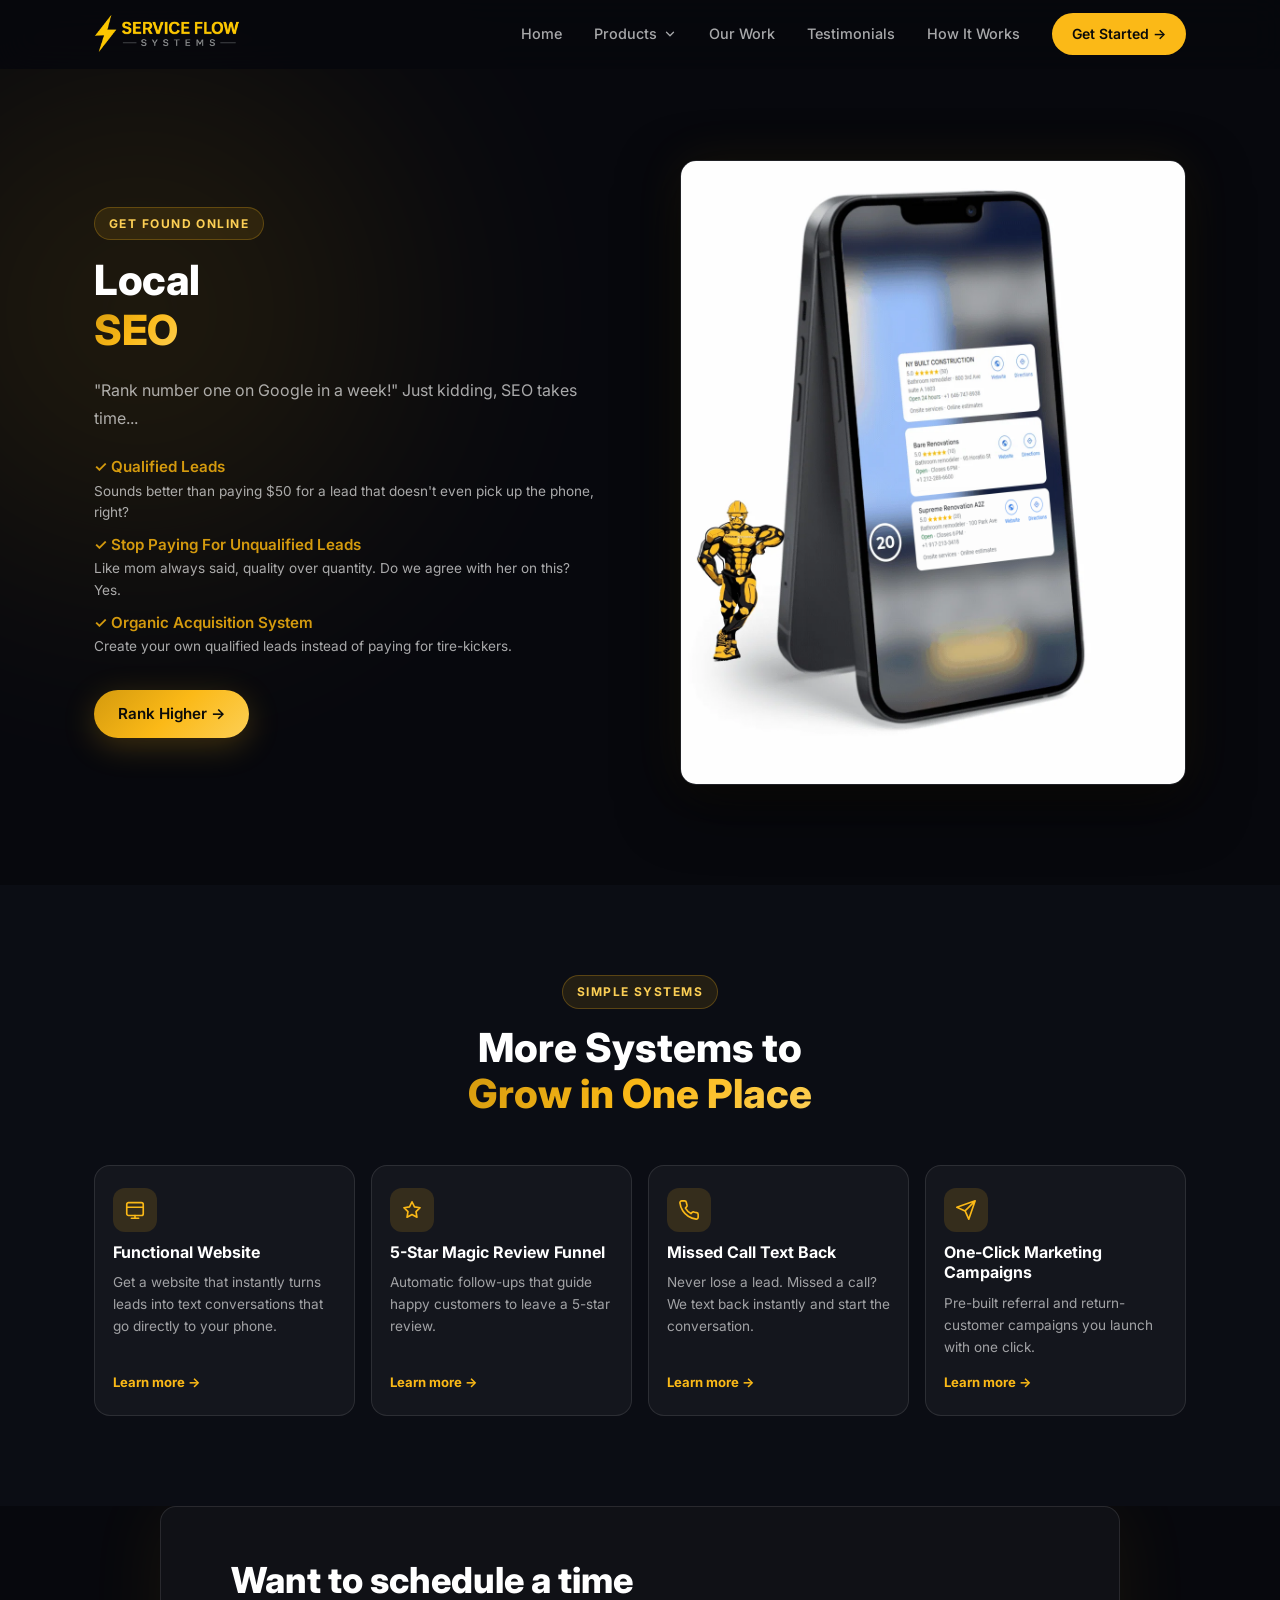
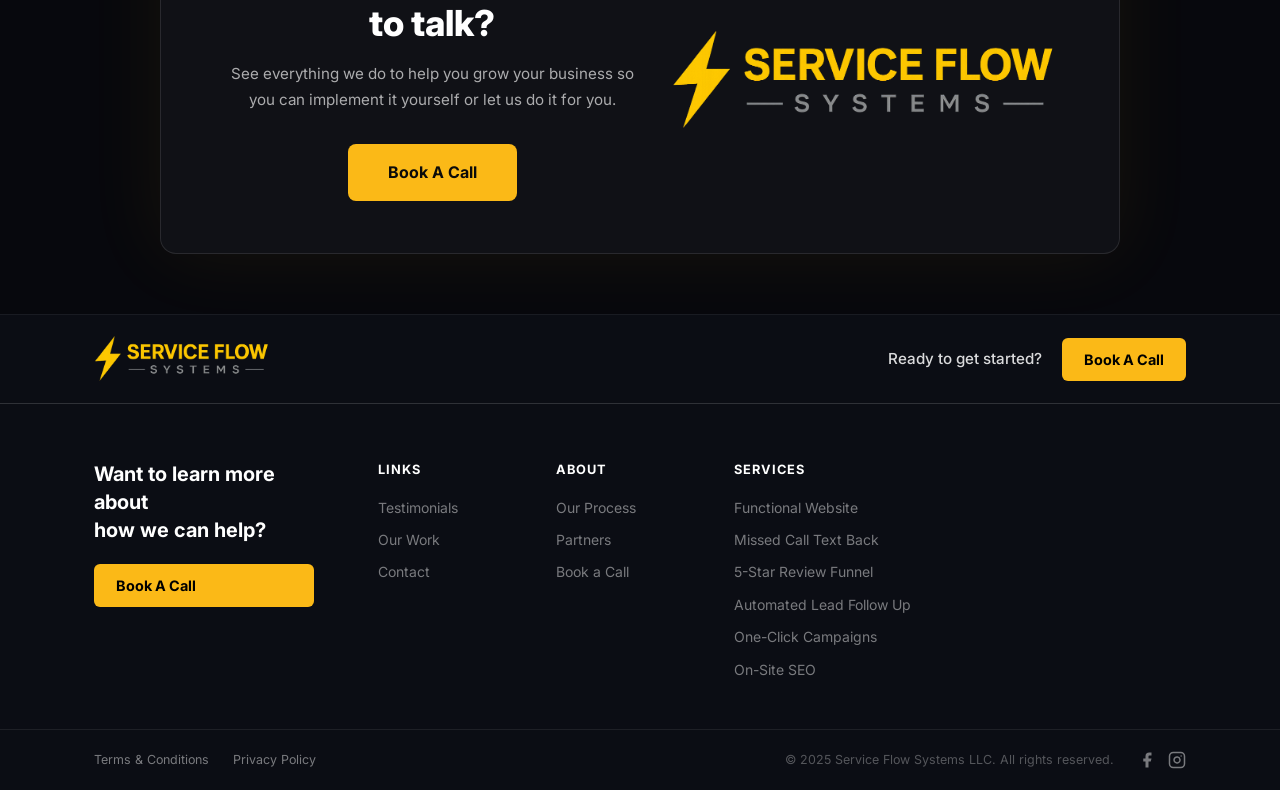
<file: local-seo.html>
<!DOCTYPE html>
<html lang="en">
<head>
  <meta charset="UTF-8" />
  <meta name="viewport" content="width=device-width, initial-scale=1.0" />
  <title>Local SEO for Home Service Businesses | Service Flow Systems</title>
  <link rel="icon" href="/favicon.ico" sizes="any" />
  <link rel="icon" type="image/png" href="/favicon.png" />
  <link rel="apple-touch-icon" href="/apple-touch-icon.png" />
  <link rel="preconnect" href="https://fonts.googleapis.com" />
  <link rel="preconnect" href="https://fonts.gstatic.com" crossorigin />
  <link href="https://fonts.googleapis.com/css2?family=Inter:wght@300;400;500;600;700;800;900&display=swap" rel="stylesheet" />
  <link rel="stylesheet" href="styles.css" />
  <meta name="description" content="Qualified leads from organic search instead of paying for tire-kickers." />
</head>
<body>

  <!-- NAV -->
  <nav class="nav" id="navbar">
    <div class="nav-inner">
      <a href="index.html" class="logo">
        <img src="images/logo.png" alt="Service Flow Systems" class="nav-logo-img" />
      </a>
      <ul class="nav-links">
        <li><a href="index.html">Home</a></li>
        <li class="nav-dropdown">
          <button type="button" class="nav-dropdown-btn" aria-haspopup="true" aria-expanded="false">Products <svg class="nav-chevron" viewBox="0 0 24 24" fill="none" stroke="currentColor" stroke-width="2.2" stroke-linecap="round" stroke-linejoin="round"><polyline points="6 9 12 15 18 9"/></svg></button>
          <div class="nav-dropdown-menu">
            <div class="nav-dropdown-panel">
            <a href="functional-website.html" class="nav-dd-item"><span class="nav-dd-icon"><svg viewBox="0 0 24 24" fill="none" stroke="currentColor" stroke-width="1.8" stroke-linecap="round" stroke-linejoin="round"><rect x="3" y="4" width="18" height="14" rx="2"/><path d="M3 9h18M8 21h8M12 18v3"/></svg></span><span>Functional Website</span></a>
            <a href="five-star-review-funnel.html" class="nav-dd-item"><span class="nav-dd-icon"><svg viewBox="0 0 24 24" fill="none" stroke="currentColor" stroke-width="1.8" stroke-linecap="round" stroke-linejoin="round"><path d="M12 3l2.7 5.6 6.1.9-4.4 4.3 1 6.1L12 17l-5.4 2.9 1-6.1L3.2 9.5l6.1-.9z"/></svg></span><span>5-Star Magic Review Funnel</span></a>
            <a href="missed-call-text-back.html" class="nav-dd-item"><span class="nav-dd-icon"><svg viewBox="0 0 24 24" fill="none" stroke="currentColor" stroke-width="1.8" stroke-linecap="round" stroke-linejoin="round"><path d="M22 16.9v3a2 2 0 0 1-2.2 2 19.8 19.8 0 0 1-8.6-3.1 19.5 19.5 0 0 1-6-6A19.8 19.8 0 0 1 2.1 4.2 2 2 0 0 1 4.1 2h3a2 2 0 0 1 2 1.7c.1 1 .4 1.9.7 2.8a2 2 0 0 1-.5 2.1L8.1 9.9a16 16 0 0 0 6 6l1.3-1.3a2 2 0 0 1 2.1-.4c.9.3 1.8.6 2.8.7a2 2 0 0 1 1.7 2z"/></svg></span><span>Missed Call Text Back</span></a>
            <a href="one-click-marketing.html" class="nav-dd-item"><span class="nav-dd-icon"><svg viewBox="0 0 24 24" fill="none" stroke="currentColor" stroke-width="1.8" stroke-linecap="round" stroke-linejoin="round"><path d="M22 2L11 13M22 2l-7 20-4-9-9-4z"/></svg></span><span>One-Click Marketing Campaigns</span></a>
            <a href="local-seo.html" class="nav-dd-item"><span class="nav-dd-icon"><svg viewBox="0 0 24 24" fill="none" stroke="currentColor" stroke-width="1.8" stroke-linecap="round" stroke-linejoin="round"><circle cx="11" cy="11" r="7"/><path d="M21 21l-4.3-4.3"/></svg></span><span>Local SEO</span></a>
            </div>
          </div>
        </li>
        <li><a href="portfolio.html">Our Work</a></li>
        <li><a href="testimonials.html">Testimonials</a></li>
        <li><a href="index.html#process">How It Works</a></li>
      </ul>
      <a href="book-a-call.html" class="btn btn-nav">Get Started →</a>
      <button class="nav-toggle" id="navToggle">
        <span></span><span></span><span></span>
      </button>
    </div>
    <div class="nav-mobile" id="navMobile">
      <a href="index.html">Home</a>
      <span class="nav-mobile-heading">Products</span>
      <a href="functional-website.html" class="nav-mobile-sub">Functional Website</a>
      <a href="five-star-review-funnel.html" class="nav-mobile-sub">5-Star Magic Review Funnel</a>
      <a href="missed-call-text-back.html" class="nav-mobile-sub">Missed Call Text Back</a>
      <a href="one-click-marketing.html" class="nav-mobile-sub">One-Click Marketing Campaigns</a>
      <a href="local-seo.html" class="nav-mobile-sub">Local SEO</a>
      <a href="portfolio.html">Our Work</a>
      <a href="testimonials.html">Testimonials</a>
      <a href="index.html#process">How It Works</a>
      <a href="book-a-call.html" class="btn btn-gold">Get Started</a>
    </div>
  </nav>


  <section class="feature-section product-main">
    <div class="container">
      <div class="feature-row">
        <div class="feature-text" data-animate>
          <div class="section-label">Get Found Online</div>
          <h1 class="product-h1">Local<br /><span class="gradient-text">SEO</span></h1>
          <p>"Rank number one on Google in a week!" Just kidding, SEO takes time...</p>
          <ul class="feature-list">
            <li>✓ Qualified Leads<br /><span class="feature-sub">Sounds better than paying $50 for a lead that doesn't even pick up the phone, right?</span></li>
            <li>✓ Stop Paying For Unqualified Leads<br /><span class="feature-sub">Like mom always said, quality over quantity. Do we agree with her on this? Yes.</span></li>
            <li>✓ Organic Acquisition System<br /><span class="feature-sub">Create your own qualified leads instead of paying for tire-kickers.</span></li>
          </ul>
          <a href="book-a-call.html" class="btn btn-gold">Rank Higher →</a>
        </div>
        <div class="feature-visual" data-animate>
          <img src="images/gifs/LOCAL_SEO.c8228924.webp" alt="Local SEO" class="feature-gif" />
        </div>
      </div>
    </div>
  </section>

  <!-- MORE SYSTEMS -->
  <section class="systems systems-more">
    <div class="container">
      <div class="systems-head">
        <div class="section-label">Simple Systems</div>
        <h2 class="section-title">More Systems to<br /><span class="gradient-text">Grow in One Place</span></h2>
      </div>
      <div class="sys-grid sys-grid-4">
        <a href="functional-website.html" class="sys-card">
          <span class="sys-card-icon"><svg viewBox="0 0 24 24" fill="none" stroke="currentColor" stroke-width="1.8" stroke-linecap="round" stroke-linejoin="round"><rect x="3" y="4" width="18" height="14" rx="2"/><path d="M3 9h18M8 21h8M12 18v3"/></svg></span>
          <h3>Functional Website</h3>
          <p>Get a website that instantly turns leads into text conversations that go directly to your phone.</p>
          <span class="sys-card-more">Learn more <span aria-hidden="true">→</span></span>
        </a>
        <a href="five-star-review-funnel.html" class="sys-card">
          <span class="sys-card-icon"><svg viewBox="0 0 24 24" fill="none" stroke="currentColor" stroke-width="1.8" stroke-linecap="round" stroke-linejoin="round"><path d="M12 3l2.7 5.6 6.1.9-4.4 4.3 1 6.1L12 17l-5.4 2.9 1-6.1L3.2 9.5l6.1-.9z"/></svg></span>
          <h3>5-Star Magic Review Funnel</h3>
          <p>Automatic follow-ups that guide happy customers to leave a 5-star review.</p>
          <span class="sys-card-more">Learn more <span aria-hidden="true">→</span></span>
        </a>
        <a href="missed-call-text-back.html" class="sys-card">
          <span class="sys-card-icon"><svg viewBox="0 0 24 24" fill="none" stroke="currentColor" stroke-width="1.8" stroke-linecap="round" stroke-linejoin="round"><path d="M22 16.9v3a2 2 0 0 1-2.2 2 19.8 19.8 0 0 1-8.6-3.1 19.5 19.5 0 0 1-6-6A19.8 19.8 0 0 1 2.1 4.2 2 2 0 0 1 4.1 2h3a2 2 0 0 1 2 1.7c.1 1 .4 1.9.7 2.8a2 2 0 0 1-.5 2.1L8.1 9.9a16 16 0 0 0 6 6l1.3-1.3a2 2 0 0 1 2.1-.4c.9.3 1.8.6 2.8.7a2 2 0 0 1 1.7 2z"/></svg></span>
          <h3>Missed Call Text Back</h3>
          <p>Never lose a lead. Missed a call? We text back instantly and start the conversation.</p>
          <span class="sys-card-more">Learn more <span aria-hidden="true">→</span></span>
        </a>
        <a href="one-click-marketing.html" class="sys-card">
          <span class="sys-card-icon"><svg viewBox="0 0 24 24" fill="none" stroke="currentColor" stroke-width="1.8" stroke-linecap="round" stroke-linejoin="round"><path d="M22 2L11 13M22 2l-7 20-4-9-9-4z"/></svg></span>
          <h3>One-Click Marketing Campaigns</h3>
          <p>Pre-built referral and return-customer campaigns you launch with one click.</p>
          <span class="sys-card-more">Learn more <span aria-hidden="true">→</span></span>
        </a>
      </div>
    </div>
  </section>

  <!-- SCHEDULE CTA -->
  <section class="schedule-cta">
    <div class="schedule-cta-inner">
      <div class="schedule-cta-left">
        <h2 class="schedule-cta-title">Want to schedule a time<br />to talk?</h2>
        <p class="schedule-cta-sub">See everything we do to help you grow your business so you can implement it yourself or let us do it for you.</p>
        <a href="book-a-call.html" class="btn schedule-cta-btn">Book A Call</a>
      </div>
      <div class="schedule-cta-logo">
        <img src="images/logo.png" alt="Service Flow Systems" class="schedule-logo-img" />
      </div>
    </div>
  </section>

  <!-- FOOTER -->
  <footer class="footer">
    <!-- Top bar -->
    <div class="footer-topbar">
      <div class="container footer-topbar-inner">
        <a href="index.html" class="logo">
          <img src="images/logo.png" alt="Service Flow Systems" class="footer-logo-img">
        </a>
        <div class="footer-topbar-cta">
          <span class="footer-topbar-text">Ready to get started?</span>
          <a href="book-a-call.html" class="btn footer-cta-btn">Book A Call</a>
        </div>
      </div>
    </div>

    <!-- Main section -->
    <div class="footer-main">
      <div class="container footer-main-inner">
        <!-- Left blurb -->
        <div class="footer-blurb">
          <p class="footer-blurb-text">Want to learn more about<br>how we can help?</p>
          <a href="book-a-call.html" class="btn footer-cta-btn">Book A Call</a>
        </div>

        <!-- Link columns -->
        <div class="footer-links">
          <div class="footer-col">
            <h4>Links</h4>
            <a href="testimonials.html">Testimonials</a>
            <a href="index.html#work">Our Work</a>
            <a href="book-a-call.html">Contact</a>
          </div>
          <div class="footer-col">
            <h4>About</h4>
            <a href="index.html#process">Our Process</a>
            <a href="index.html#legit">Partners</a>
            <a href="book-a-call.html">Book a Call</a>
          </div>
          <div class="footer-col">
            <h4>Services</h4>
            <a href="functional-website.html">Functional Website</a>
            <a href="missed-call-text-back.html">Missed Call Text Back</a>
            <a href="five-star-review-funnel.html">5-Star Review Funnel</a>
            <a href="index.html#services">Automated Lead Follow Up</a>
            <a href="one-click-marketing.html">One-Click Campaigns</a>
            <a href="local-seo.html">On-Site SEO</a>
          </div>
        </div>
      </div>
    </div>

    <!-- Bottom bar -->
    <div class="footer-bottom">
      <div class="container footer-bottom-inner">
        <a href="index.html">Terms &amp; Conditions</a>
        <a href="index.html">Privacy Policy</a>
        <span>© 2025 Service Flow Systems LLC. All rights reserved.</span>
        <div class="footer-social">
          <a href="index.html" class="footer-social-link" aria-label="Facebook">
            <svg xmlns="http://www.w3.org/2000/svg" width="18" height="18" viewBox="0 0 24 24" fill="currentColor"><path d="M18 2h-3a5 5 0 0 0-5 5v3H7v4h3v8h4v-8h3l1-4h-4V7a1 1 0 0 1 1-1h3z"/></svg>
          </a>
          <a href="index.html" class="footer-social-link" aria-label="Instagram">
            <svg xmlns="http://www.w3.org/2000/svg" width="18" height="18" viewBox="0 0 24 24" fill="none" stroke="currentColor" stroke-width="2" stroke-linecap="round" stroke-linejoin="round"><rect x="2" y="2" width="20" height="20" rx="5" ry="5"/><path d="M16 11.37A4 4 0 1 1 12.63 8 4 4 0 0 1 16 11.37z"/><line x1="17.5" y1="6.5" x2="17.51" y2="6.5"/></svg>
          </a>
        </div>
      </div>
    </div>
  </footer>

  <script src="script.js"></script>
</body>
</html>
</file>
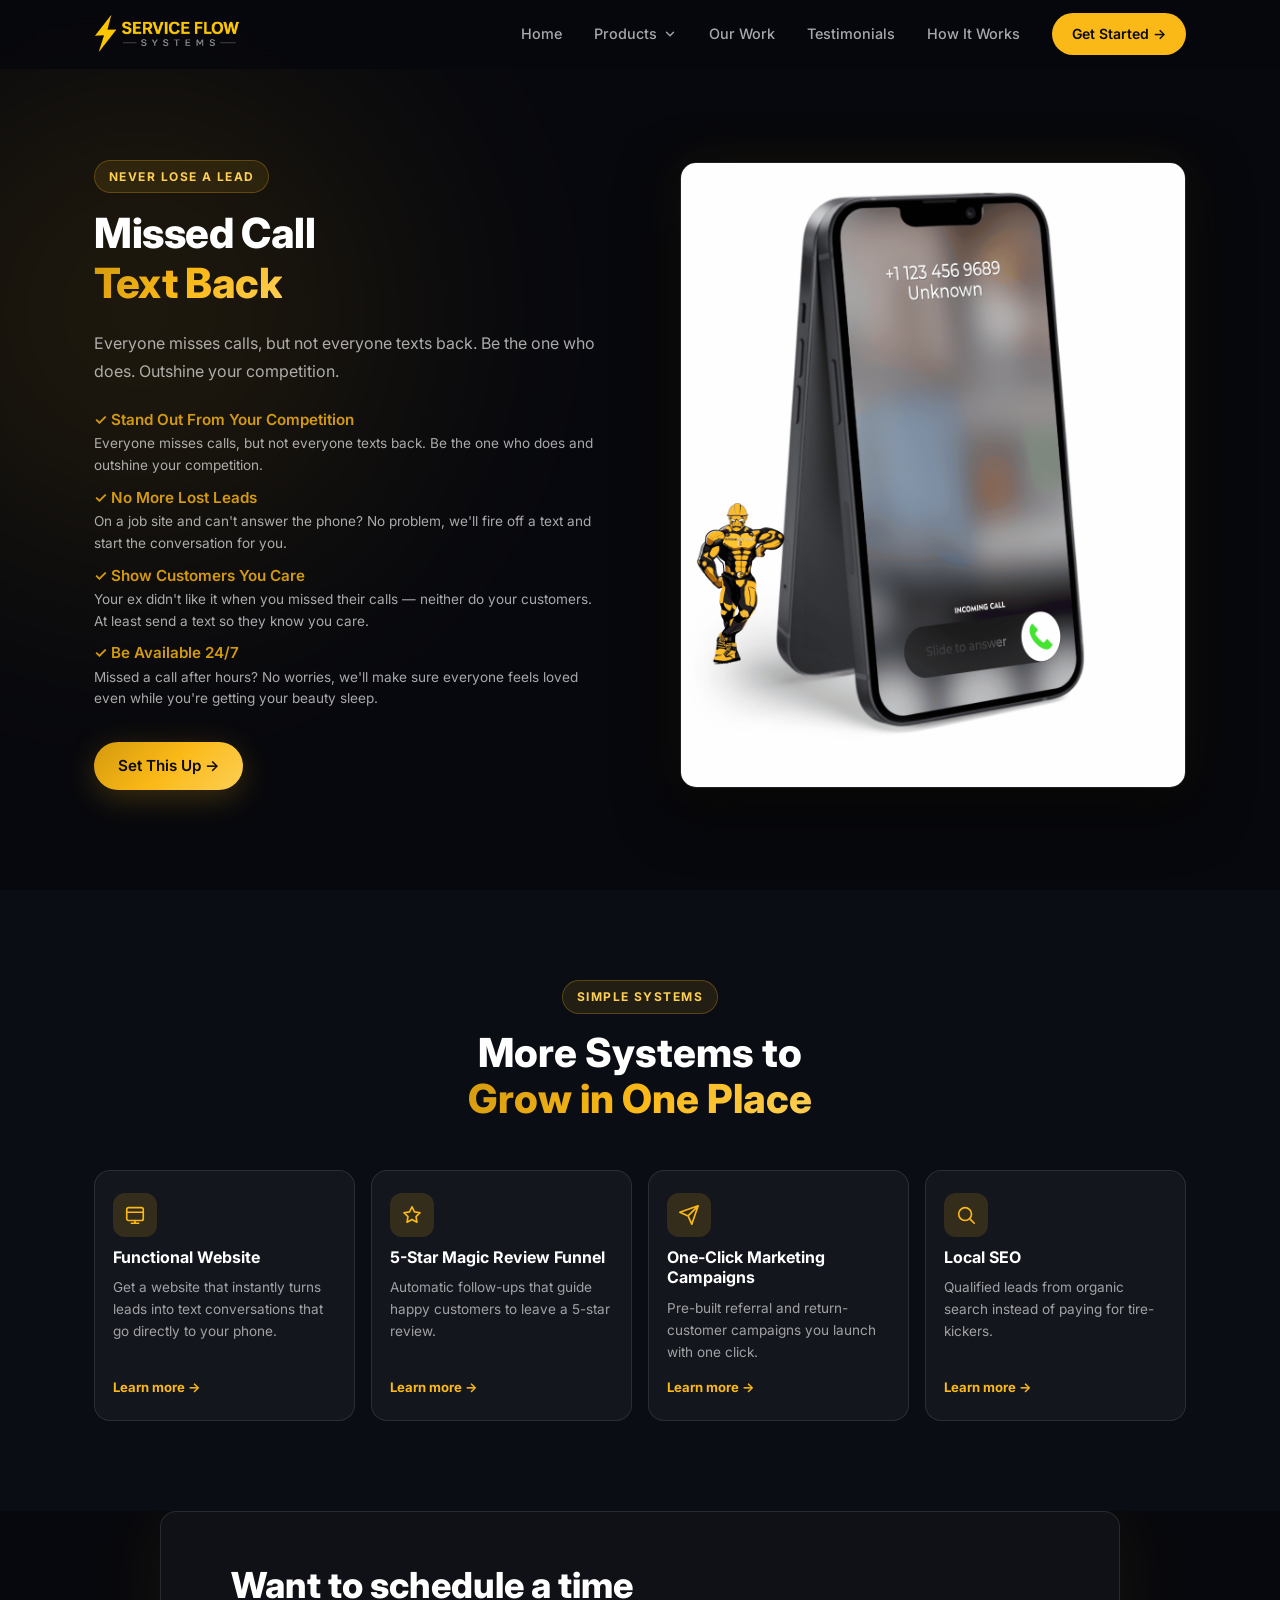
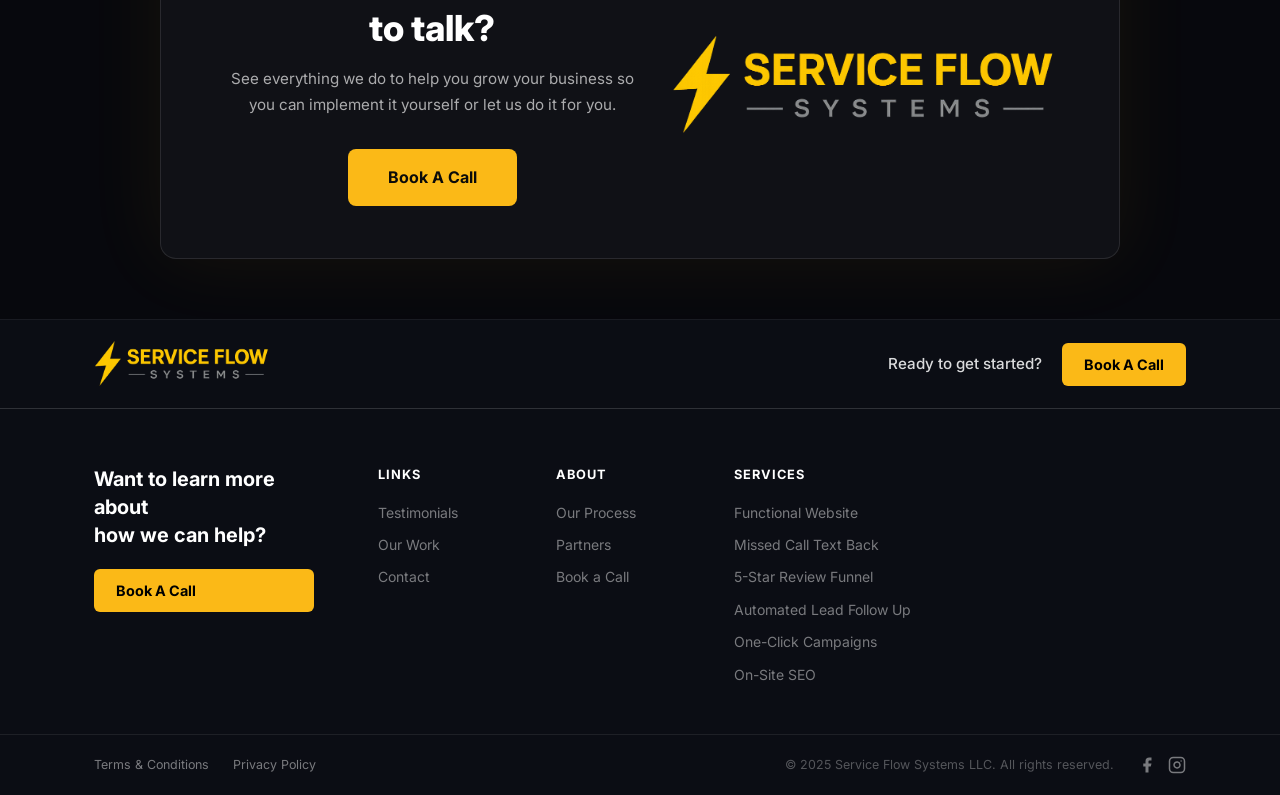
<file: missed-call-text-back.html>
<!DOCTYPE html>
<html lang="en">
<head>
  <meta charset="UTF-8" />
  <meta name="viewport" content="width=device-width, initial-scale=1.0" />
  <title>Missed Call Text Back for Home Service Businesses | Service Flow Systems</title>
  <link rel="icon" href="/favicon.ico" sizes="any" />
  <link rel="icon" type="image/png" href="/favicon.png" />
  <link rel="apple-touch-icon" href="/apple-touch-icon.png" />
  <link rel="preconnect" href="https://fonts.googleapis.com" />
  <link rel="preconnect" href="https://fonts.gstatic.com" crossorigin />
  <link href="https://fonts.googleapis.com/css2?family=Inter:wght@300;400;500;600;700;800;900&display=swap" rel="stylesheet" />
  <link rel="stylesheet" href="styles.css" />
  <meta name="description" content="Never lose a lead. Missed a call? We text back instantly and start the conversation." />
</head>
<body>

  <!-- NAV -->
  <nav class="nav" id="navbar">
    <div class="nav-inner">
      <a href="index.html" class="logo">
        <img src="images/logo.png" alt="Service Flow Systems" class="nav-logo-img" />
      </a>
      <ul class="nav-links">
        <li><a href="index.html">Home</a></li>
        <li class="nav-dropdown">
          <button type="button" class="nav-dropdown-btn" aria-haspopup="true" aria-expanded="false">Products <svg class="nav-chevron" viewBox="0 0 24 24" fill="none" stroke="currentColor" stroke-width="2.2" stroke-linecap="round" stroke-linejoin="round"><polyline points="6 9 12 15 18 9"/></svg></button>
          <div class="nav-dropdown-menu">
            <div class="nav-dropdown-panel">
            <a href="functional-website.html" class="nav-dd-item"><span class="nav-dd-icon"><svg viewBox="0 0 24 24" fill="none" stroke="currentColor" stroke-width="1.8" stroke-linecap="round" stroke-linejoin="round"><rect x="3" y="4" width="18" height="14" rx="2"/><path d="M3 9h18M8 21h8M12 18v3"/></svg></span><span>Functional Website</span></a>
            <a href="five-star-review-funnel.html" class="nav-dd-item"><span class="nav-dd-icon"><svg viewBox="0 0 24 24" fill="none" stroke="currentColor" stroke-width="1.8" stroke-linecap="round" stroke-linejoin="round"><path d="M12 3l2.7 5.6 6.1.9-4.4 4.3 1 6.1L12 17l-5.4 2.9 1-6.1L3.2 9.5l6.1-.9z"/></svg></span><span>5-Star Magic Review Funnel</span></a>
            <a href="missed-call-text-back.html" class="nav-dd-item"><span class="nav-dd-icon"><svg viewBox="0 0 24 24" fill="none" stroke="currentColor" stroke-width="1.8" stroke-linecap="round" stroke-linejoin="round"><path d="M22 16.9v3a2 2 0 0 1-2.2 2 19.8 19.8 0 0 1-8.6-3.1 19.5 19.5 0 0 1-6-6A19.8 19.8 0 0 1 2.1 4.2 2 2 0 0 1 4.1 2h3a2 2 0 0 1 2 1.7c.1 1 .4 1.9.7 2.8a2 2 0 0 1-.5 2.1L8.1 9.9a16 16 0 0 0 6 6l1.3-1.3a2 2 0 0 1 2.1-.4c.9.3 1.8.6 2.8.7a2 2 0 0 1 1.7 2z"/></svg></span><span>Missed Call Text Back</span></a>
            <a href="one-click-marketing.html" class="nav-dd-item"><span class="nav-dd-icon"><svg viewBox="0 0 24 24" fill="none" stroke="currentColor" stroke-width="1.8" stroke-linecap="round" stroke-linejoin="round"><path d="M22 2L11 13M22 2l-7 20-4-9-9-4z"/></svg></span><span>One-Click Marketing Campaigns</span></a>
            <a href="local-seo.html" class="nav-dd-item"><span class="nav-dd-icon"><svg viewBox="0 0 24 24" fill="none" stroke="currentColor" stroke-width="1.8" stroke-linecap="round" stroke-linejoin="round"><circle cx="11" cy="11" r="7"/><path d="M21 21l-4.3-4.3"/></svg></span><span>Local SEO</span></a>
            </div>
          </div>
        </li>
        <li><a href="portfolio.html">Our Work</a></li>
        <li><a href="testimonials.html">Testimonials</a></li>
        <li><a href="index.html#process">How It Works</a></li>
      </ul>
      <a href="book-a-call.html" class="btn btn-nav">Get Started →</a>
      <button class="nav-toggle" id="navToggle">
        <span></span><span></span><span></span>
      </button>
    </div>
    <div class="nav-mobile" id="navMobile">
      <a href="index.html">Home</a>
      <span class="nav-mobile-heading">Products</span>
      <a href="functional-website.html" class="nav-mobile-sub">Functional Website</a>
      <a href="five-star-review-funnel.html" class="nav-mobile-sub">5-Star Magic Review Funnel</a>
      <a href="missed-call-text-back.html" class="nav-mobile-sub">Missed Call Text Back</a>
      <a href="one-click-marketing.html" class="nav-mobile-sub">One-Click Marketing Campaigns</a>
      <a href="local-seo.html" class="nav-mobile-sub">Local SEO</a>
      <a href="portfolio.html">Our Work</a>
      <a href="testimonials.html">Testimonials</a>
      <a href="index.html#process">How It Works</a>
      <a href="book-a-call.html" class="btn btn-gold">Get Started</a>
    </div>
  </nav>


  <section class="feature-section product-main">
    <div class="container">
      <div class="feature-row">
        <div class="feature-text" data-animate>
          <div class="section-label">Never Lose a Lead</div>
          <h1 class="product-h1">Missed Call<br /><span class="gradient-text">Text Back</span></h1>
          <p>Everyone misses calls, but not everyone texts back. Be the one who does. Outshine your competition.</p>
          <ul class="feature-list">
            <li>✓ Stand Out From Your Competition<br /><span class="feature-sub">Everyone misses calls, but not everyone texts back. Be the one who does and outshine your competition.</span></li>
            <li>✓ No More Lost Leads<br /><span class="feature-sub">On a job site and can't answer the phone? No problem, we'll fire off a text and start the conversation for you.</span></li>
            <li>✓ Show Customers You Care<br /><span class="feature-sub">Your ex didn't like it when you missed their calls — neither do your customers. At least send a text so they know you care.</span></li>
            <li>✓ Be Available 24/7<br /><span class="feature-sub">Missed a call after hours? No worries, we'll make sure everyone feels loved even while you're getting your beauty sleep.</span></li>
          </ul>
          <a href="book-a-call.html" class="btn btn-gold">Set This Up →</a>
        </div>
        <div class="feature-visual" data-animate>
          <img src="images/gifs/MISSED_CALL_TEXT_BACK.b52be136.gif" alt="Missed Call Text Back" class="feature-gif" />
        </div>
      </div>
    </div>
  </section>

  <!-- MORE SYSTEMS -->
  <section class="systems systems-more">
    <div class="container">
      <div class="systems-head">
        <div class="section-label">Simple Systems</div>
        <h2 class="section-title">More Systems to<br /><span class="gradient-text">Grow in One Place</span></h2>
      </div>
      <div class="sys-grid sys-grid-4">
        <a href="functional-website.html" class="sys-card">
          <span class="sys-card-icon"><svg viewBox="0 0 24 24" fill="none" stroke="currentColor" stroke-width="1.8" stroke-linecap="round" stroke-linejoin="round"><rect x="3" y="4" width="18" height="14" rx="2"/><path d="M3 9h18M8 21h8M12 18v3"/></svg></span>
          <h3>Functional Website</h3>
          <p>Get a website that instantly turns leads into text conversations that go directly to your phone.</p>
          <span class="sys-card-more">Learn more <span aria-hidden="true">→</span></span>
        </a>
        <a href="five-star-review-funnel.html" class="sys-card">
          <span class="sys-card-icon"><svg viewBox="0 0 24 24" fill="none" stroke="currentColor" stroke-width="1.8" stroke-linecap="round" stroke-linejoin="round"><path d="M12 3l2.7 5.6 6.1.9-4.4 4.3 1 6.1L12 17l-5.4 2.9 1-6.1L3.2 9.5l6.1-.9z"/></svg></span>
          <h3>5-Star Magic Review Funnel</h3>
          <p>Automatic follow-ups that guide happy customers to leave a 5-star review.</p>
          <span class="sys-card-more">Learn more <span aria-hidden="true">→</span></span>
        </a>
        <a href="one-click-marketing.html" class="sys-card">
          <span class="sys-card-icon"><svg viewBox="0 0 24 24" fill="none" stroke="currentColor" stroke-width="1.8" stroke-linecap="round" stroke-linejoin="round"><path d="M22 2L11 13M22 2l-7 20-4-9-9-4z"/></svg></span>
          <h3>One-Click Marketing Campaigns</h3>
          <p>Pre-built referral and return-customer campaigns you launch with one click.</p>
          <span class="sys-card-more">Learn more <span aria-hidden="true">→</span></span>
        </a>
        <a href="local-seo.html" class="sys-card">
          <span class="sys-card-icon"><svg viewBox="0 0 24 24" fill="none" stroke="currentColor" stroke-width="1.8" stroke-linecap="round" stroke-linejoin="round"><circle cx="11" cy="11" r="7"/><path d="M21 21l-4.3-4.3"/></svg></span>
          <h3>Local SEO</h3>
          <p>Qualified leads from organic search instead of paying for tire-kickers.</p>
          <span class="sys-card-more">Learn more <span aria-hidden="true">→</span></span>
        </a>
      </div>
    </div>
  </section>

  <!-- SCHEDULE CTA -->
  <section class="schedule-cta">
    <div class="schedule-cta-inner">
      <div class="schedule-cta-left">
        <h2 class="schedule-cta-title">Want to schedule a time<br />to talk?</h2>
        <p class="schedule-cta-sub">See everything we do to help you grow your business so you can implement it yourself or let us do it for you.</p>
        <a href="book-a-call.html" class="btn schedule-cta-btn">Book A Call</a>
      </div>
      <div class="schedule-cta-logo">
        <img src="images/logo.png" alt="Service Flow Systems" class="schedule-logo-img" />
      </div>
    </div>
  </section>

  <!-- FOOTER -->
  <footer class="footer">
    <!-- Top bar -->
    <div class="footer-topbar">
      <div class="container footer-topbar-inner">
        <a href="index.html" class="logo">
          <img src="images/logo.png" alt="Service Flow Systems" class="footer-logo-img">
        </a>
        <div class="footer-topbar-cta">
          <span class="footer-topbar-text">Ready to get started?</span>
          <a href="book-a-call.html" class="btn footer-cta-btn">Book A Call</a>
        </div>
      </div>
    </div>

    <!-- Main section -->
    <div class="footer-main">
      <div class="container footer-main-inner">
        <!-- Left blurb -->
        <div class="footer-blurb">
          <p class="footer-blurb-text">Want to learn more about<br>how we can help?</p>
          <a href="book-a-call.html" class="btn footer-cta-btn">Book A Call</a>
        </div>

        <!-- Link columns -->
        <div class="footer-links">
          <div class="footer-col">
            <h4>Links</h4>
            <a href="testimonials.html">Testimonials</a>
            <a href="index.html#work">Our Work</a>
            <a href="book-a-call.html">Contact</a>
          </div>
          <div class="footer-col">
            <h4>About</h4>
            <a href="index.html#process">Our Process</a>
            <a href="index.html#legit">Partners</a>
            <a href="book-a-call.html">Book a Call</a>
          </div>
          <div class="footer-col">
            <h4>Services</h4>
            <a href="functional-website.html">Functional Website</a>
            <a href="missed-call-text-back.html">Missed Call Text Back</a>
            <a href="five-star-review-funnel.html">5-Star Review Funnel</a>
            <a href="index.html#services">Automated Lead Follow Up</a>
            <a href="one-click-marketing.html">One-Click Campaigns</a>
            <a href="local-seo.html">On-Site SEO</a>
          </div>
        </div>
      </div>
    </div>

    <!-- Bottom bar -->
    <div class="footer-bottom">
      <div class="container footer-bottom-inner">
        <a href="index.html">Terms &amp; Conditions</a>
        <a href="index.html">Privacy Policy</a>
        <span>© 2025 Service Flow Systems LLC. All rights reserved.</span>
        <div class="footer-social">
          <a href="index.html" class="footer-social-link" aria-label="Facebook">
            <svg xmlns="http://www.w3.org/2000/svg" width="18" height="18" viewBox="0 0 24 24" fill="currentColor"><path d="M18 2h-3a5 5 0 0 0-5 5v3H7v4h3v8h4v-8h3l1-4h-4V7a1 1 0 0 1 1-1h3z"/></svg>
          </a>
          <a href="index.html" class="footer-social-link" aria-label="Instagram">
            <svg xmlns="http://www.w3.org/2000/svg" width="18" height="18" viewBox="0 0 24 24" fill="none" stroke="currentColor" stroke-width="2" stroke-linecap="round" stroke-linejoin="round"><rect x="2" y="2" width="20" height="20" rx="5" ry="5"/><path d="M16 11.37A4 4 0 1 1 12.63 8 4 4 0 0 1 16 11.37z"/><line x1="17.5" y1="6.5" x2="17.51" y2="6.5"/></svg>
          </a>
        </div>
      </div>
    </div>
  </footer>

  <script src="script.js"></script>
</body>
</html>
</file>
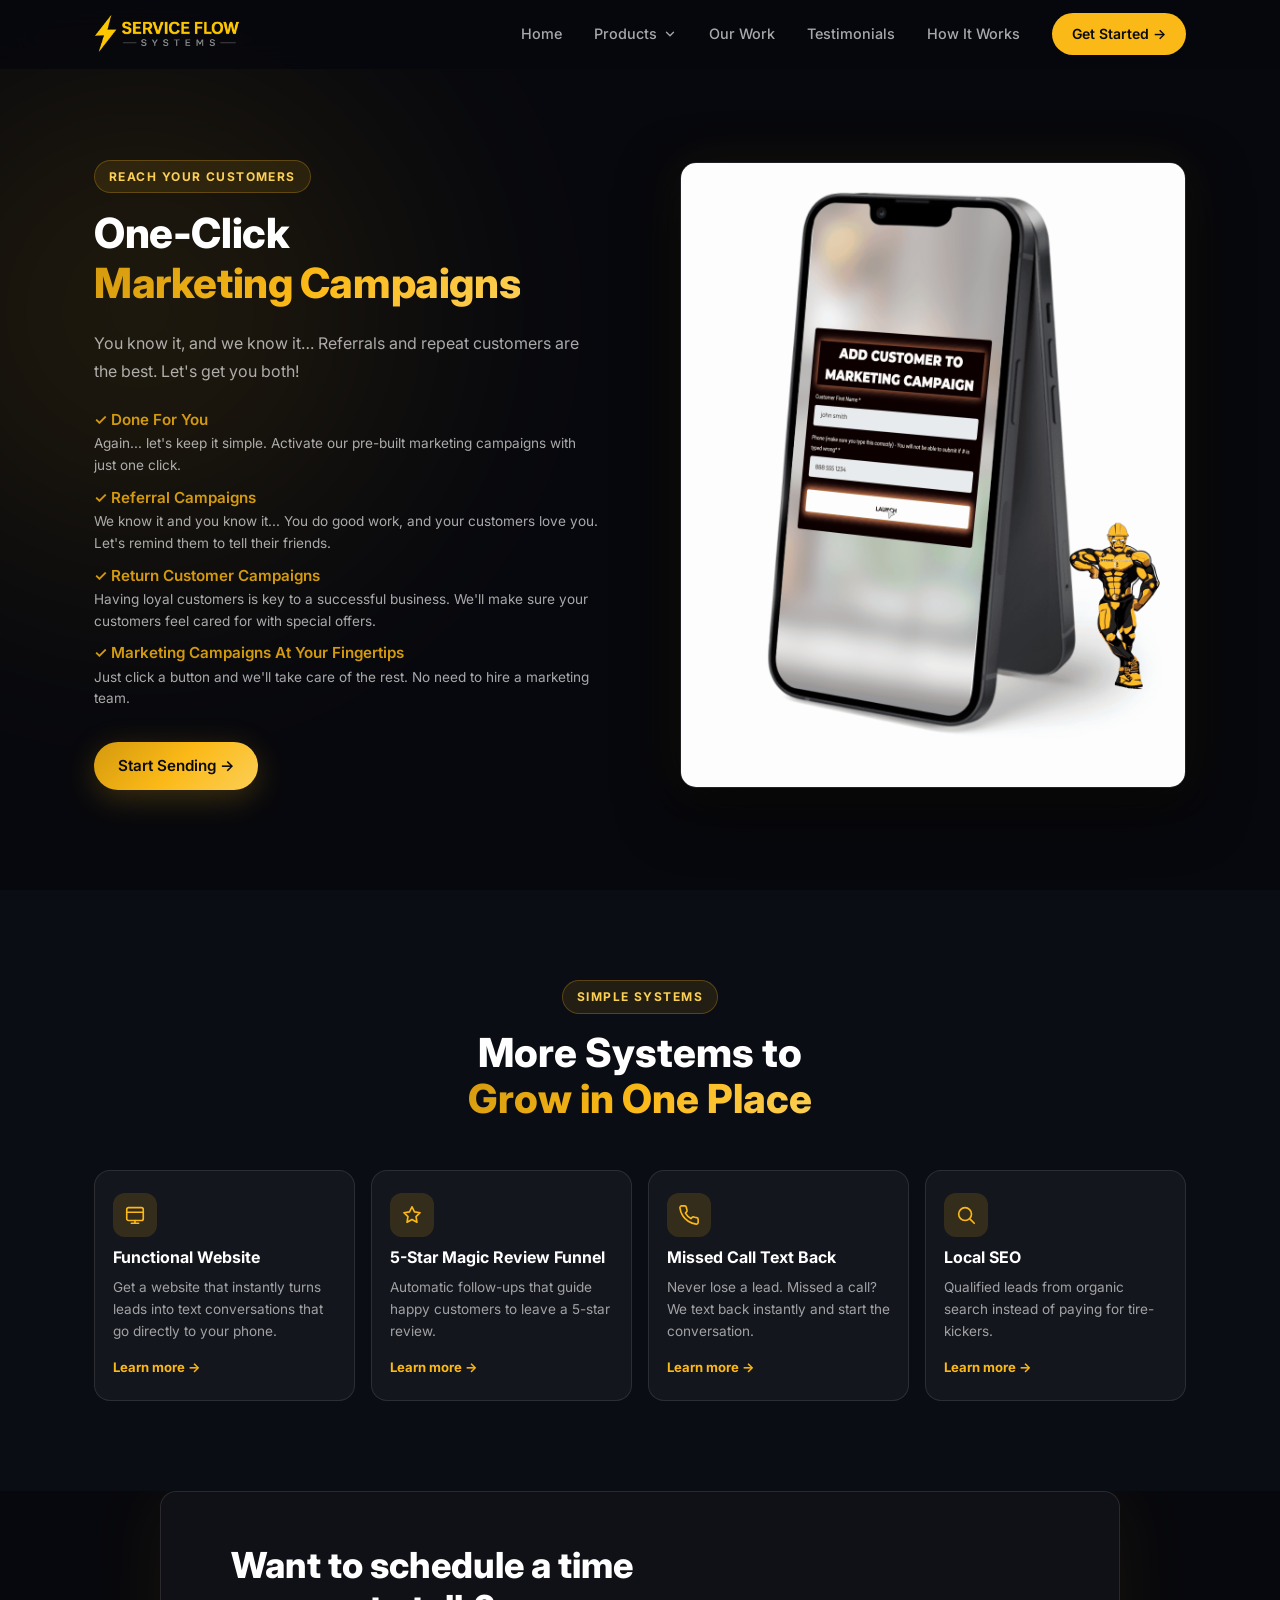
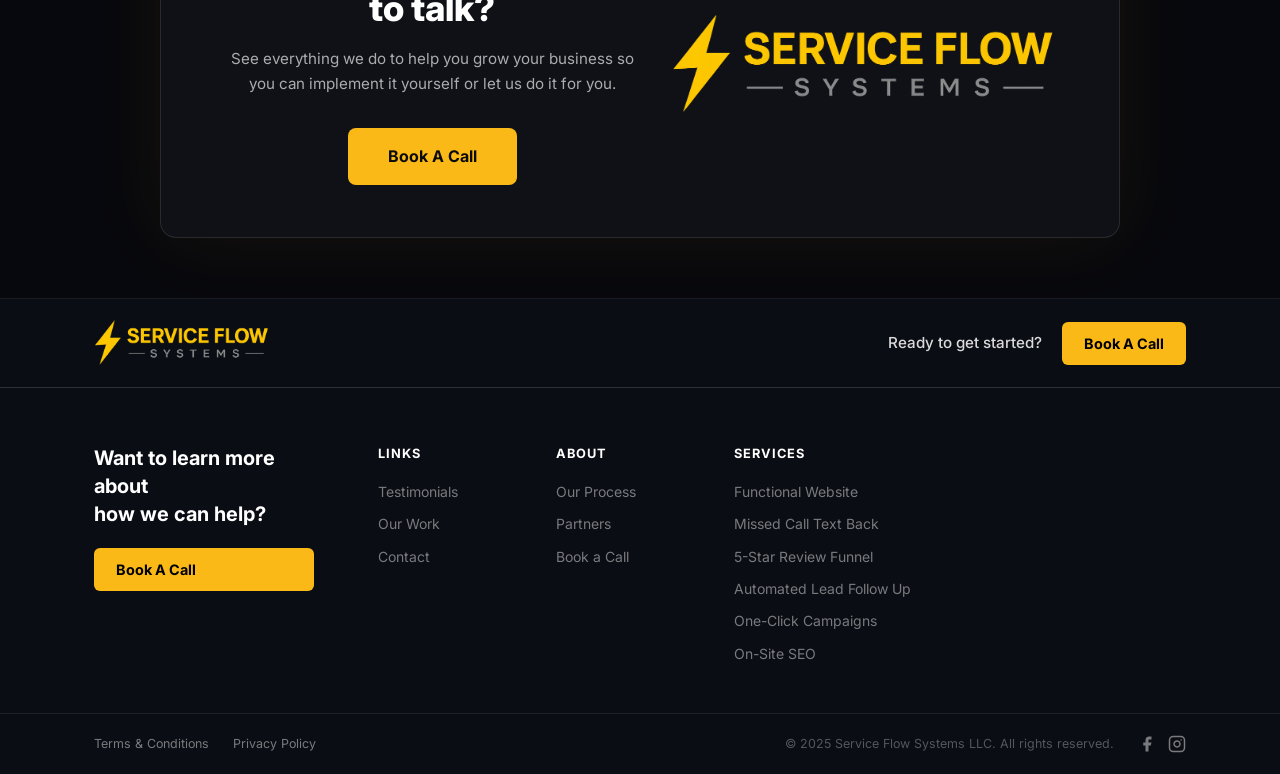
<file: one-click-marketing.html>
<!DOCTYPE html>
<html lang="en">
<head>
  <meta charset="UTF-8" />
  <meta name="viewport" content="width=device-width, initial-scale=1.0" />
  <title>One-Click Marketing Campaigns for Home Service Businesses | Service Flow Systems</title>
  <link rel="icon" href="/favicon.ico" sizes="any" />
  <link rel="icon" type="image/png" href="/favicon.png" />
  <link rel="apple-touch-icon" href="/apple-touch-icon.png" />
  <link rel="preconnect" href="https://fonts.googleapis.com" />
  <link rel="preconnect" href="https://fonts.gstatic.com" crossorigin />
  <link href="https://fonts.googleapis.com/css2?family=Inter:wght@300;400;500;600;700;800;900&display=swap" rel="stylesheet" />
  <link rel="stylesheet" href="styles.css" />
  <meta name="description" content="Pre-built referral and return-customer campaigns you launch with one click." />
</head>
<body>

  <!-- NAV -->
  <nav class="nav" id="navbar">
    <div class="nav-inner">
      <a href="index.html" class="logo">
        <img src="images/logo.png" alt="Service Flow Systems" class="nav-logo-img" />
      </a>
      <ul class="nav-links">
        <li><a href="index.html">Home</a></li>
        <li class="nav-dropdown">
          <button type="button" class="nav-dropdown-btn" aria-haspopup="true" aria-expanded="false">Products <svg class="nav-chevron" viewBox="0 0 24 24" fill="none" stroke="currentColor" stroke-width="2.2" stroke-linecap="round" stroke-linejoin="round"><polyline points="6 9 12 15 18 9"/></svg></button>
          <div class="nav-dropdown-menu">
            <div class="nav-dropdown-panel">
            <a href="functional-website.html" class="nav-dd-item"><span class="nav-dd-icon"><svg viewBox="0 0 24 24" fill="none" stroke="currentColor" stroke-width="1.8" stroke-linecap="round" stroke-linejoin="round"><rect x="3" y="4" width="18" height="14" rx="2"/><path d="M3 9h18M8 21h8M12 18v3"/></svg></span><span>Functional Website</span></a>
            <a href="five-star-review-funnel.html" class="nav-dd-item"><span class="nav-dd-icon"><svg viewBox="0 0 24 24" fill="none" stroke="currentColor" stroke-width="1.8" stroke-linecap="round" stroke-linejoin="round"><path d="M12 3l2.7 5.6 6.1.9-4.4 4.3 1 6.1L12 17l-5.4 2.9 1-6.1L3.2 9.5l6.1-.9z"/></svg></span><span>5-Star Magic Review Funnel</span></a>
            <a href="missed-call-text-back.html" class="nav-dd-item"><span class="nav-dd-icon"><svg viewBox="0 0 24 24" fill="none" stroke="currentColor" stroke-width="1.8" stroke-linecap="round" stroke-linejoin="round"><path d="M22 16.9v3a2 2 0 0 1-2.2 2 19.8 19.8 0 0 1-8.6-3.1 19.5 19.5 0 0 1-6-6A19.8 19.8 0 0 1 2.1 4.2 2 2 0 0 1 4.1 2h3a2 2 0 0 1 2 1.7c.1 1 .4 1.9.7 2.8a2 2 0 0 1-.5 2.1L8.1 9.9a16 16 0 0 0 6 6l1.3-1.3a2 2 0 0 1 2.1-.4c.9.3 1.8.6 2.8.7a2 2 0 0 1 1.7 2z"/></svg></span><span>Missed Call Text Back</span></a>
            <a href="one-click-marketing.html" class="nav-dd-item"><span class="nav-dd-icon"><svg viewBox="0 0 24 24" fill="none" stroke="currentColor" stroke-width="1.8" stroke-linecap="round" stroke-linejoin="round"><path d="M22 2L11 13M22 2l-7 20-4-9-9-4z"/></svg></span><span>One-Click Marketing Campaigns</span></a>
            <a href="local-seo.html" class="nav-dd-item"><span class="nav-dd-icon"><svg viewBox="0 0 24 24" fill="none" stroke="currentColor" stroke-width="1.8" stroke-linecap="round" stroke-linejoin="round"><circle cx="11" cy="11" r="7"/><path d="M21 21l-4.3-4.3"/></svg></span><span>Local SEO</span></a>
            </div>
          </div>
        </li>
        <li><a href="portfolio.html">Our Work</a></li>
        <li><a href="testimonials.html">Testimonials</a></li>
        <li><a href="index.html#process">How It Works</a></li>
      </ul>
      <a href="book-a-call.html" class="btn btn-nav">Get Started →</a>
      <button class="nav-toggle" id="navToggle">
        <span></span><span></span><span></span>
      </button>
    </div>
    <div class="nav-mobile" id="navMobile">
      <a href="index.html">Home</a>
      <span class="nav-mobile-heading">Products</span>
      <a href="functional-website.html" class="nav-mobile-sub">Functional Website</a>
      <a href="five-star-review-funnel.html" class="nav-mobile-sub">5-Star Magic Review Funnel</a>
      <a href="missed-call-text-back.html" class="nav-mobile-sub">Missed Call Text Back</a>
      <a href="one-click-marketing.html" class="nav-mobile-sub">One-Click Marketing Campaigns</a>
      <a href="local-seo.html" class="nav-mobile-sub">Local SEO</a>
      <a href="portfolio.html">Our Work</a>
      <a href="testimonials.html">Testimonials</a>
      <a href="index.html#process">How It Works</a>
      <a href="book-a-call.html" class="btn btn-gold">Get Started</a>
    </div>
  </nav>


  <section class="feature-section product-main">
    <div class="container">
      <div class="feature-row">
        <div class="feature-text" data-animate>
          <div class="section-label">Reach Your Customers</div>
          <h1 class="product-h1">One-Click<br /><span class="gradient-text">Marketing Campaigns</span></h1>
          <p>You know it, and we know it… Referrals and repeat customers are the best. Let's get you both!</p>
          <ul class="feature-list">
            <li>✓ Done For You<br /><span class="feature-sub">Again... let's keep it simple. Activate our pre-built marketing campaigns with just one click.</span></li>
            <li>✓ Referral Campaigns<br /><span class="feature-sub">We know it and you know it... You do good work, and your customers love you. Let's remind them to tell their friends.</span></li>
            <li>✓ Return Customer Campaigns<br /><span class="feature-sub">Having loyal customers is key to a successful business. We'll make sure your customers feel cared for with special offers.</span></li>
            <li>✓ Marketing Campaigns At Your Fingertips<br /><span class="feature-sub">Just click a button and we'll take care of the rest. No need to hire a marketing team.</span></li>
          </ul>
          <a href="book-a-call.html" class="btn btn-gold">Start Sending →</a>
        </div>
        <div class="feature-visual" data-animate>
          <img src="images/gifs/ONE_CLICK_MARKETING_CAMPAIGNS.96473ef3.gif" alt="One-Click Marketing Campaigns" class="feature-gif" />
        </div>
      </div>
    </div>
  </section>

  <!-- MORE SYSTEMS -->
  <section class="systems systems-more">
    <div class="container">
      <div class="systems-head">
        <div class="section-label">Simple Systems</div>
        <h2 class="section-title">More Systems to<br /><span class="gradient-text">Grow in One Place</span></h2>
      </div>
      <div class="sys-grid sys-grid-4">
        <a href="functional-website.html" class="sys-card">
          <span class="sys-card-icon"><svg viewBox="0 0 24 24" fill="none" stroke="currentColor" stroke-width="1.8" stroke-linecap="round" stroke-linejoin="round"><rect x="3" y="4" width="18" height="14" rx="2"/><path d="M3 9h18M8 21h8M12 18v3"/></svg></span>
          <h3>Functional Website</h3>
          <p>Get a website that instantly turns leads into text conversations that go directly to your phone.</p>
          <span class="sys-card-more">Learn more <span aria-hidden="true">→</span></span>
        </a>
        <a href="five-star-review-funnel.html" class="sys-card">
          <span class="sys-card-icon"><svg viewBox="0 0 24 24" fill="none" stroke="currentColor" stroke-width="1.8" stroke-linecap="round" stroke-linejoin="round"><path d="M12 3l2.7 5.6 6.1.9-4.4 4.3 1 6.1L12 17l-5.4 2.9 1-6.1L3.2 9.5l6.1-.9z"/></svg></span>
          <h3>5-Star Magic Review Funnel</h3>
          <p>Automatic follow-ups that guide happy customers to leave a 5-star review.</p>
          <span class="sys-card-more">Learn more <span aria-hidden="true">→</span></span>
        </a>
        <a href="missed-call-text-back.html" class="sys-card">
          <span class="sys-card-icon"><svg viewBox="0 0 24 24" fill="none" stroke="currentColor" stroke-width="1.8" stroke-linecap="round" stroke-linejoin="round"><path d="M22 16.9v3a2 2 0 0 1-2.2 2 19.8 19.8 0 0 1-8.6-3.1 19.5 19.5 0 0 1-6-6A19.8 19.8 0 0 1 2.1 4.2 2 2 0 0 1 4.1 2h3a2 2 0 0 1 2 1.7c.1 1 .4 1.9.7 2.8a2 2 0 0 1-.5 2.1L8.1 9.9a16 16 0 0 0 6 6l1.3-1.3a2 2 0 0 1 2.1-.4c.9.3 1.8.6 2.8.7a2 2 0 0 1 1.7 2z"/></svg></span>
          <h3>Missed Call Text Back</h3>
          <p>Never lose a lead. Missed a call? We text back instantly and start the conversation.</p>
          <span class="sys-card-more">Learn more <span aria-hidden="true">→</span></span>
        </a>
        <a href="local-seo.html" class="sys-card">
          <span class="sys-card-icon"><svg viewBox="0 0 24 24" fill="none" stroke="currentColor" stroke-width="1.8" stroke-linecap="round" stroke-linejoin="round"><circle cx="11" cy="11" r="7"/><path d="M21 21l-4.3-4.3"/></svg></span>
          <h3>Local SEO</h3>
          <p>Qualified leads from organic search instead of paying for tire-kickers.</p>
          <span class="sys-card-more">Learn more <span aria-hidden="true">→</span></span>
        </a>
      </div>
    </div>
  </section>

  <!-- SCHEDULE CTA -->
  <section class="schedule-cta">
    <div class="schedule-cta-inner">
      <div class="schedule-cta-left">
        <h2 class="schedule-cta-title">Want to schedule a time<br />to talk?</h2>
        <p class="schedule-cta-sub">See everything we do to help you grow your business so you can implement it yourself or let us do it for you.</p>
        <a href="book-a-call.html" class="btn schedule-cta-btn">Book A Call</a>
      </div>
      <div class="schedule-cta-logo">
        <img src="images/logo.png" alt="Service Flow Systems" class="schedule-logo-img" />
      </div>
    </div>
  </section>

  <!-- FOOTER -->
  <footer class="footer">
    <!-- Top bar -->
    <div class="footer-topbar">
      <div class="container footer-topbar-inner">
        <a href="index.html" class="logo">
          <img src="images/logo.png" alt="Service Flow Systems" class="footer-logo-img">
        </a>
        <div class="footer-topbar-cta">
          <span class="footer-topbar-text">Ready to get started?</span>
          <a href="book-a-call.html" class="btn footer-cta-btn">Book A Call</a>
        </div>
      </div>
    </div>

    <!-- Main section -->
    <div class="footer-main">
      <div class="container footer-main-inner">
        <!-- Left blurb -->
        <div class="footer-blurb">
          <p class="footer-blurb-text">Want to learn more about<br>how we can help?</p>
          <a href="book-a-call.html" class="btn footer-cta-btn">Book A Call</a>
        </div>

        <!-- Link columns -->
        <div class="footer-links">
          <div class="footer-col">
            <h4>Links</h4>
            <a href="testimonials.html">Testimonials</a>
            <a href="index.html#work">Our Work</a>
            <a href="book-a-call.html">Contact</a>
          </div>
          <div class="footer-col">
            <h4>About</h4>
            <a href="index.html#process">Our Process</a>
            <a href="index.html#legit">Partners</a>
            <a href="book-a-call.html">Book a Call</a>
          </div>
          <div class="footer-col">
            <h4>Services</h4>
            <a href="functional-website.html">Functional Website</a>
            <a href="missed-call-text-back.html">Missed Call Text Back</a>
            <a href="five-star-review-funnel.html">5-Star Review Funnel</a>
            <a href="index.html#services">Automated Lead Follow Up</a>
            <a href="one-click-marketing.html">One-Click Campaigns</a>
            <a href="local-seo.html">On-Site SEO</a>
          </div>
        </div>
      </div>
    </div>

    <!-- Bottom bar -->
    <div class="footer-bottom">
      <div class="container footer-bottom-inner">
        <a href="index.html">Terms &amp; Conditions</a>
        <a href="index.html">Privacy Policy</a>
        <span>© 2025 Service Flow Systems LLC. All rights reserved.</span>
        <div class="footer-social">
          <a href="index.html" class="footer-social-link" aria-label="Facebook">
            <svg xmlns="http://www.w3.org/2000/svg" width="18" height="18" viewBox="0 0 24 24" fill="currentColor"><path d="M18 2h-3a5 5 0 0 0-5 5v3H7v4h3v8h4v-8h3l1-4h-4V7a1 1 0 0 1 1-1h3z"/></svg>
          </a>
          <a href="index.html" class="footer-social-link" aria-label="Instagram">
            <svg xmlns="http://www.w3.org/2000/svg" width="18" height="18" viewBox="0 0 24 24" fill="none" stroke="currentColor" stroke-width="2" stroke-linecap="round" stroke-linejoin="round"><rect x="2" y="2" width="20" height="20" rx="5" ry="5"/><path d="M16 11.37A4 4 0 1 1 12.63 8 4 4 0 0 1 16 11.37z"/><line x1="17.5" y1="6.5" x2="17.51" y2="6.5"/></svg>
          </a>
        </div>
      </div>
    </div>
  </footer>

  <script src="script.js"></script>
</body>
</html>
</file>
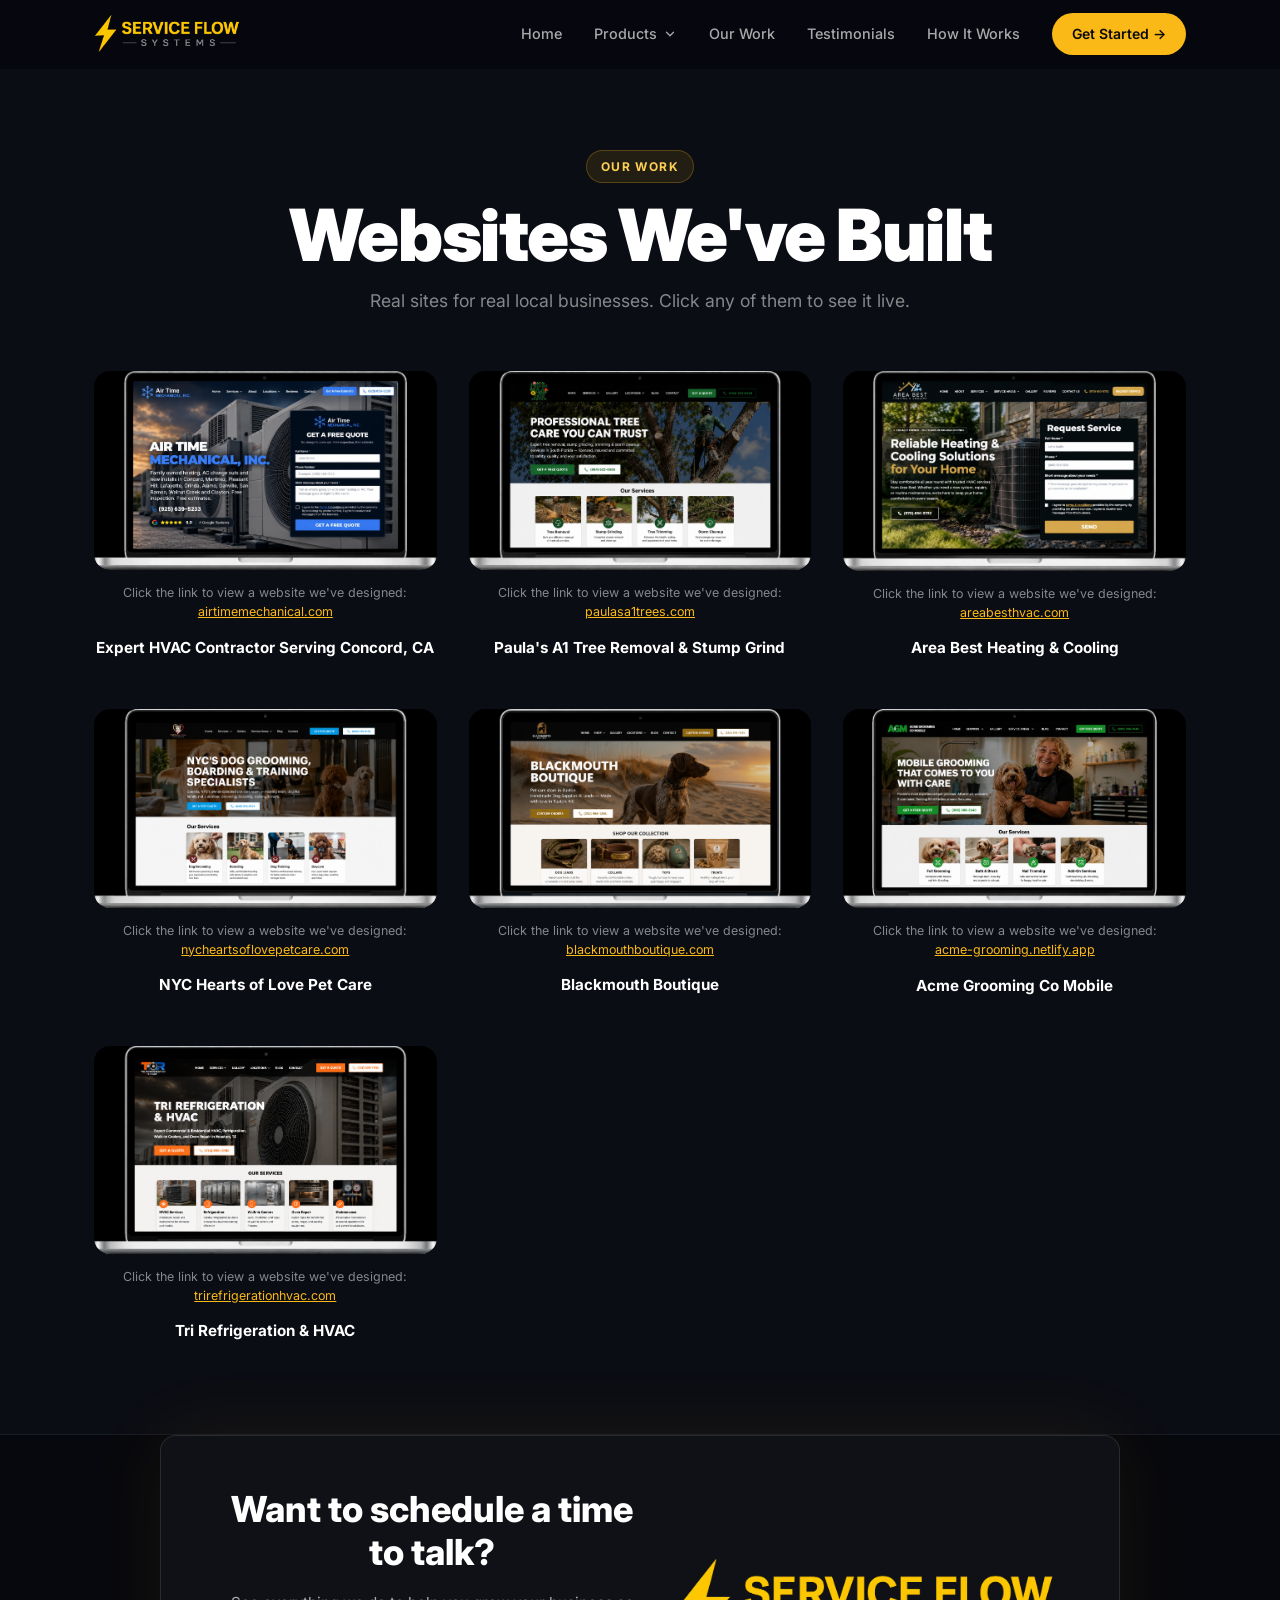
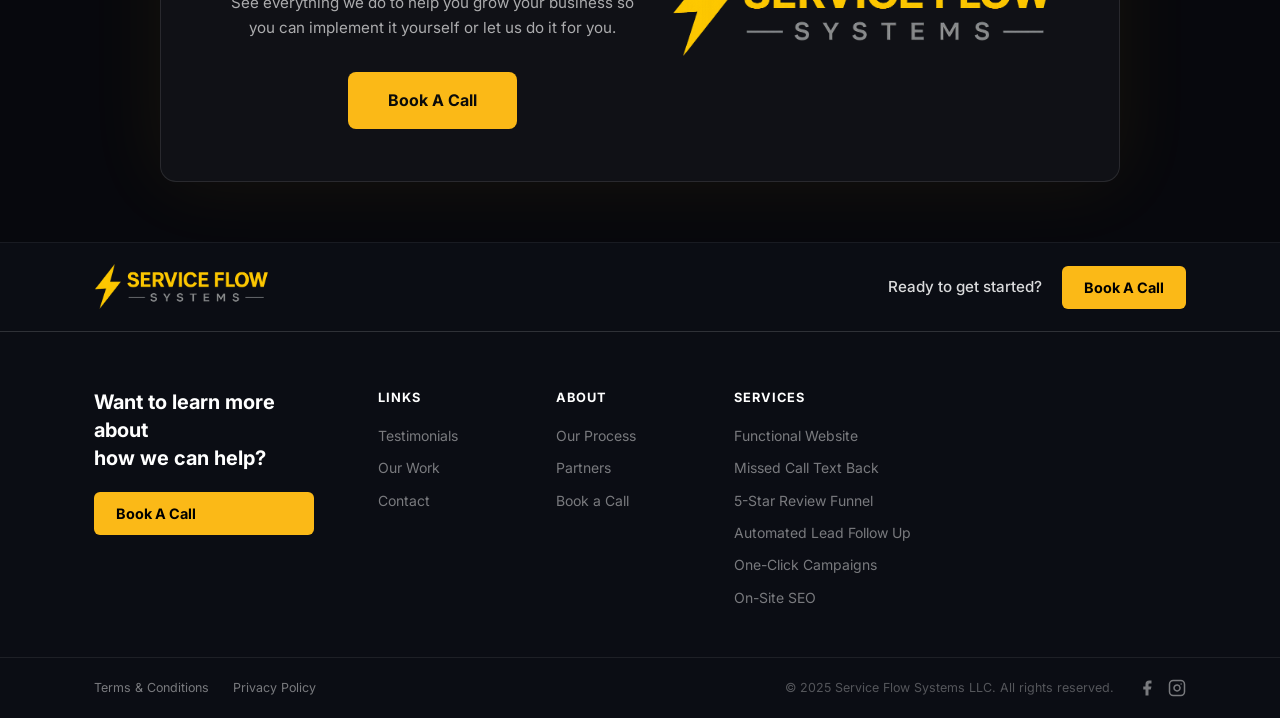
<file: portfolio.html>
<!DOCTYPE html>
<html lang="en">
<head>
  <meta charset="UTF-8" />
  <meta name="viewport" content="width=device-width, initial-scale=1.0" />
  <title>Our Work | Service Flow Systems</title>
  <link rel="icon" href="/favicon.ico" sizes="any" />
  <link rel="icon" type="image/png" href="/favicon.png" />
  <link rel="apple-touch-icon" href="/apple-touch-icon.png" />
  <link rel="preconnect" href="https://fonts.googleapis.com" />
  <link rel="preconnect" href="https://fonts.gstatic.com" crossorigin />
  <link href="https://fonts.googleapis.com/css2?family=Inter:wght@300;400;500;600;700;800;900&display=swap" rel="stylesheet" />
  <link rel="stylesheet" href="styles.css" />
  <meta name="description" content="Websites we have designed for contractors and local service businesses." />
</head>
<body>

  <!-- NAV -->
  <nav class="nav" id="navbar">
    <div class="nav-inner">
      <a href="index.html" class="logo">
        <img src="images/logo.png" alt="Service Flow Systems" class="nav-logo-img" />
      </a>
      <ul class="nav-links">
        <li><a href="index.html">Home</a></li>
        <li class="nav-dropdown">
          <button type="button" class="nav-dropdown-btn" aria-haspopup="true" aria-expanded="false">Products <svg class="nav-chevron" viewBox="0 0 24 24" fill="none" stroke="currentColor" stroke-width="2.2" stroke-linecap="round" stroke-linejoin="round"><polyline points="6 9 12 15 18 9"/></svg></button>
          <div class="nav-dropdown-menu">
            <div class="nav-dropdown-panel">
            <a href="functional-website.html" class="nav-dd-item"><span class="nav-dd-icon"><svg viewBox="0 0 24 24" fill="none" stroke="currentColor" stroke-width="1.8" stroke-linecap="round" stroke-linejoin="round"><rect x="3" y="4" width="18" height="14" rx="2"/><path d="M3 9h18M8 21h8M12 18v3"/></svg></span><span>Functional Website</span></a>
            <a href="five-star-review-funnel.html" class="nav-dd-item"><span class="nav-dd-icon"><svg viewBox="0 0 24 24" fill="none" stroke="currentColor" stroke-width="1.8" stroke-linecap="round" stroke-linejoin="round"><path d="M12 3l2.7 5.6 6.1.9-4.4 4.3 1 6.1L12 17l-5.4 2.9 1-6.1L3.2 9.5l6.1-.9z"/></svg></span><span>5-Star Magic Review Funnel</span></a>
            <a href="missed-call-text-back.html" class="nav-dd-item"><span class="nav-dd-icon"><svg viewBox="0 0 24 24" fill="none" stroke="currentColor" stroke-width="1.8" stroke-linecap="round" stroke-linejoin="round"><path d="M22 16.9v3a2 2 0 0 1-2.2 2 19.8 19.8 0 0 1-8.6-3.1 19.5 19.5 0 0 1-6-6A19.8 19.8 0 0 1 2.1 4.2 2 2 0 0 1 4.1 2h3a2 2 0 0 1 2 1.7c.1 1 .4 1.9.7 2.8a2 2 0 0 1-.5 2.1L8.1 9.9a16 16 0 0 0 6 6l1.3-1.3a2 2 0 0 1 2.1-.4c.9.3 1.8.6 2.8.7a2 2 0 0 1 1.7 2z"/></svg></span><span>Missed Call Text Back</span></a>
            <a href="one-click-marketing.html" class="nav-dd-item"><span class="nav-dd-icon"><svg viewBox="0 0 24 24" fill="none" stroke="currentColor" stroke-width="1.8" stroke-linecap="round" stroke-linejoin="round"><path d="M22 2L11 13M22 2l-7 20-4-9-9-4z"/></svg></span><span>One-Click Marketing Campaigns</span></a>
            <a href="local-seo.html" class="nav-dd-item"><span class="nav-dd-icon"><svg viewBox="0 0 24 24" fill="none" stroke="currentColor" stroke-width="1.8" stroke-linecap="round" stroke-linejoin="round"><circle cx="11" cy="11" r="7"/><path d="M21 21l-4.3-4.3"/></svg></span><span>Local SEO</span></a>
            </div>
          </div>
        </li>
        <li><a href="portfolio.html">Our Work</a></li>
        <li><a href="testimonials.html">Testimonials</a></li>
        <li><a href="index.html#process">How It Works</a></li>
      </ul>
      <a href="book-a-call.html" class="btn btn-nav">Get Started →</a>
      <button class="nav-toggle" id="navToggle">
        <span></span><span></span><span></span>
      </button>
    </div>
    <div class="nav-mobile" id="navMobile">
      <a href="index.html">Home</a>
      <span class="nav-mobile-heading">Products</span>
      <a href="functional-website.html" class="nav-mobile-sub">Functional Website</a>
      <a href="five-star-review-funnel.html" class="nav-mobile-sub">5-Star Magic Review Funnel</a>
      <a href="missed-call-text-back.html" class="nav-mobile-sub">Missed Call Text Back</a>
      <a href="one-click-marketing.html" class="nav-mobile-sub">One-Click Marketing Campaigns</a>
      <a href="local-seo.html" class="nav-mobile-sub">Local SEO</a>
      <a href="portfolio.html">Our Work</a>
      <a href="testimonials.html">Testimonials</a>
      <a href="index.html#process">How It Works</a>
      <a href="book-a-call.html" class="btn btn-gold">Get Started</a>
    </div>
  </nav>


  <!-- PORTFOLIO -->
  <section class="our-work portfolio-page">
    <div class="container">
      <div class="section-label">Our Work</div>
      <h1 class="our-work-title">Websites We've Built</h1>
      <p class="portfolio-sub">Real sites for real local businesses. Click any of them to see it live.</p>

      <div class="portfolio-grid">
            <div class="work-card" data-animate>
              <a href="https://airtimemechanical.com/" target="_blank" rel="noopener" class="work-img-link">
                <img src="images/my_work/work-airtime.png" alt="Expert HVAC Contractor Serving Concord, CA website" class="work-img" />
              </a>
              <p class="work-card-label">Click the link to view a website we've designed: <a href="https://airtimemechanical.com/" target="_blank" rel="noopener">airtimemechanical.com</a></p>
              <strong class="work-card-name">Expert HVAC Contractor Serving Concord, CA</strong>
            </div>
            <div class="work-card" data-animate>
              <a href="https://paulasa1trees.com/" target="_blank" rel="noopener" class="work-img-link">
                <img src="images/my_work/work-paula.png" alt="Paula's A1 Tree Removal & Stump Grind website" class="work-img" />
              </a>
              <p class="work-card-label">Click the link to view a website we've designed: <a href="https://paulasa1trees.com/" target="_blank" rel="noopener">paulasa1trees.com</a></p>
              <strong class="work-card-name">Paula's A1 Tree Removal & Stump Grind</strong>
            </div>
            <div class="work-card" data-animate>
              <a href="https://areabesthvac.com/" target="_blank" rel="noopener" class="work-img-link">
                <img src="images/my_work/work-areabest.png" alt="Area Best Heating & Cooling website" class="work-img" />
              </a>
              <p class="work-card-label">Click the link to view a website we've designed: <a href="https://areabesthvac.com/" target="_blank" rel="noopener">areabesthvac.com</a></p>
              <strong class="work-card-name">Area Best Heating & Cooling</strong>
            </div>
            <div class="work-card" data-animate>
              <a href="https://nycheartsoflovepetcare.com/" target="_blank" rel="noopener" class="work-img-link">
                <img src="images/my_work/work-nyc.png" alt="NYC Hearts of Love Pet Care website" class="work-img" />
              </a>
              <p class="work-card-label">Click the link to view a website we've designed: <a href="https://nycheartsoflovepetcare.com/" target="_blank" rel="noopener">nycheartsoflovepetcare.com</a></p>
              <strong class="work-card-name">NYC Hearts of Love Pet Care</strong>
            </div>
            <div class="work-card" data-animate>
              <a href="https://blackmouthboutique.com/" target="_blank" rel="noopener" class="work-img-link">
                <img src="images/my_work/work-blackmouth.png" alt="Blackmouth Boutique website" class="work-img" />
              </a>
              <p class="work-card-label">Click the link to view a website we've designed: <a href="https://blackmouthboutique.com/" target="_blank" rel="noopener">blackmouthboutique.com</a></p>
              <strong class="work-card-name">Blackmouth Boutique</strong>
            </div>
            <div class="work-card" data-animate>
              <a href="https://acme-grooming.netlify.app/" target="_blank" rel="noopener" class="work-img-link">
                <img src="images/my_work/work-agm.png" alt="Acme Grooming Co Mobile website" class="work-img" />
              </a>
              <p class="work-card-label">Click the link to view a website we've designed: <a href="https://acme-grooming.netlify.app/" target="_blank" rel="noopener">acme-grooming.netlify.app</a></p>
              <strong class="work-card-name">Acme Grooming Co Mobile</strong>
            </div>
            <div class="work-card" data-animate>
              <a href="https://trirefrigerationhvac.com/" target="_blank" rel="noopener" class="work-img-link">
                <img src="images/my_work/work-tri.png" alt="Tri Refrigeration & HVAC website" class="work-img" />
              </a>
              <p class="work-card-label">Click the link to view a website we've designed: <a href="https://trirefrigerationhvac.com/" target="_blank" rel="noopener">trirefrigerationhvac.com</a></p>
              <strong class="work-card-name">Tri Refrigeration & HVAC</strong>
            </div>
      </div>
    </div>
  </section>

  <!-- SCHEDULE CTA -->
  <section class="schedule-cta">
    <div class="schedule-cta-inner">
      <div class="schedule-cta-left">
        <h2 class="schedule-cta-title">Want to schedule a time<br />to talk?</h2>
        <p class="schedule-cta-sub">See everything we do to help you grow your business so you can implement it yourself or let us do it for you.</p>
        <a href="book-a-call.html" class="btn schedule-cta-btn">Book A Call</a>
      </div>
      <div class="schedule-cta-logo">
        <img src="images/logo.png" alt="Service Flow Systems" class="schedule-logo-img" />
      </div>
    </div>
  </section>

  <!-- FOOTER -->
  <footer class="footer">
    <!-- Top bar -->
    <div class="footer-topbar">
      <div class="container footer-topbar-inner">
        <a href="index.html" class="logo">
          <img src="images/logo.png" alt="Service Flow Systems" class="footer-logo-img">
        </a>
        <div class="footer-topbar-cta">
          <span class="footer-topbar-text">Ready to get started?</span>
          <a href="book-a-call.html" class="btn footer-cta-btn">Book A Call</a>
        </div>
      </div>
    </div>

    <!-- Main section -->
    <div class="footer-main">
      <div class="container footer-main-inner">
        <!-- Left blurb -->
        <div class="footer-blurb">
          <p class="footer-blurb-text">Want to learn more about<br>how we can help?</p>
          <a href="book-a-call.html" class="btn footer-cta-btn">Book A Call</a>
        </div>

        <!-- Link columns -->
        <div class="footer-links">
          <div class="footer-col">
            <h4>Links</h4>
            <a href="testimonials.html">Testimonials</a>
            <a href="index.html#work">Our Work</a>
            <a href="book-a-call.html">Contact</a>
          </div>
          <div class="footer-col">
            <h4>About</h4>
            <a href="index.html#process">Our Process</a>
            <a href="index.html#legit">Partners</a>
            <a href="book-a-call.html">Book a Call</a>
          </div>
          <div class="footer-col">
            <h4>Services</h4>
            <a href="functional-website.html">Functional Website</a>
            <a href="missed-call-text-back.html">Missed Call Text Back</a>
            <a href="five-star-review-funnel.html">5-Star Review Funnel</a>
            <a href="index.html#services">Automated Lead Follow Up</a>
            <a href="one-click-marketing.html">One-Click Campaigns</a>
            <a href="local-seo.html">On-Site SEO</a>
          </div>
        </div>
      </div>
    </div>

    <!-- Bottom bar -->
    <div class="footer-bottom">
      <div class="container footer-bottom-inner">
        <a href="index.html">Terms &amp; Conditions</a>
        <a href="index.html">Privacy Policy</a>
        <span>© 2025 Service Flow Systems LLC. All rights reserved.</span>
        <div class="footer-social">
          <a href="index.html" class="footer-social-link" aria-label="Facebook">
            <svg xmlns="http://www.w3.org/2000/svg" width="18" height="18" viewBox="0 0 24 24" fill="currentColor"><path d="M18 2h-3a5 5 0 0 0-5 5v3H7v4h3v8h4v-8h3l1-4h-4V7a1 1 0 0 1 1-1h3z"/></svg>
          </a>
          <a href="index.html" class="footer-social-link" aria-label="Instagram">
            <svg xmlns="http://www.w3.org/2000/svg" width="18" height="18" viewBox="0 0 24 24" fill="none" stroke="currentColor" stroke-width="2" stroke-linecap="round" stroke-linejoin="round"><rect x="2" y="2" width="20" height="20" rx="5" ry="5"/><path d="M16 11.37A4 4 0 1 1 12.63 8 4 4 0 0 1 16 11.37z"/><line x1="17.5" y1="6.5" x2="17.51" y2="6.5"/></svg>
          </a>
        </div>
      </div>
    </div>
  </footer>

  <script src="script.js"></script>
</body>
</html>
</file>
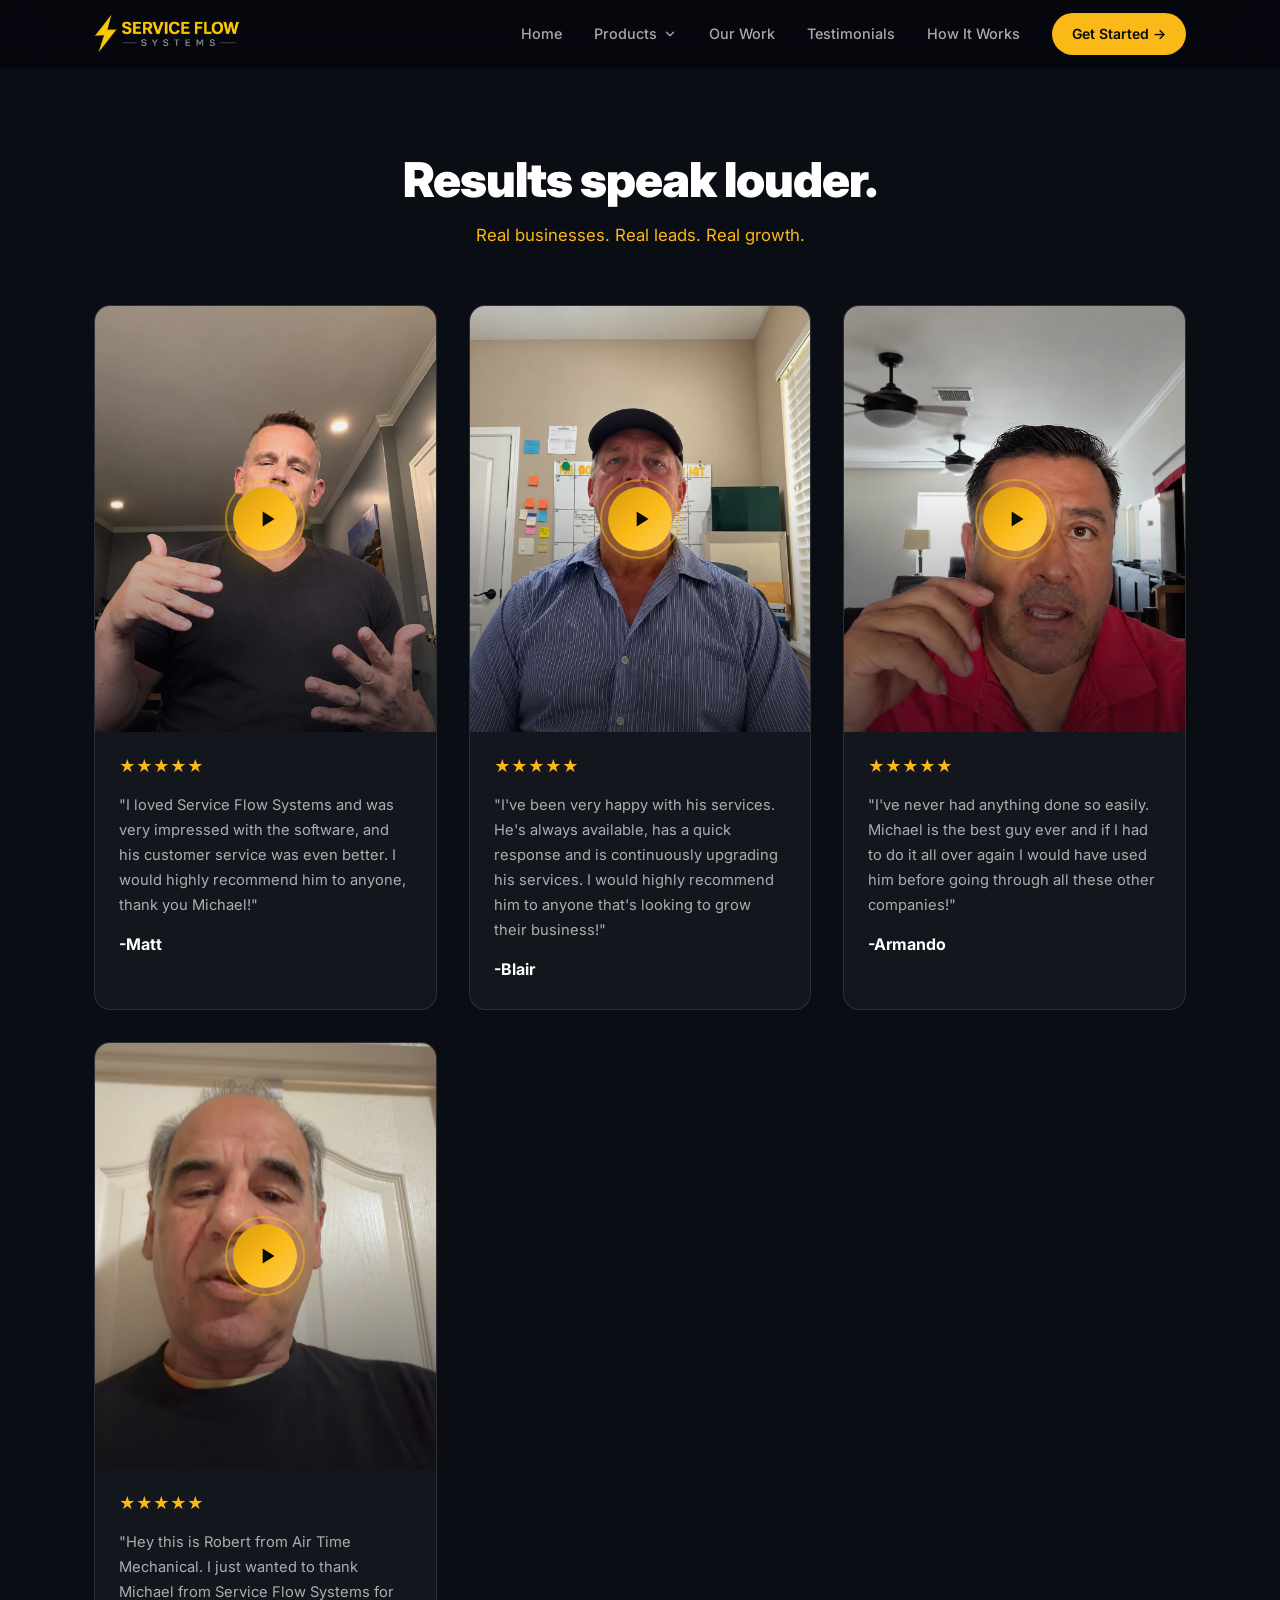
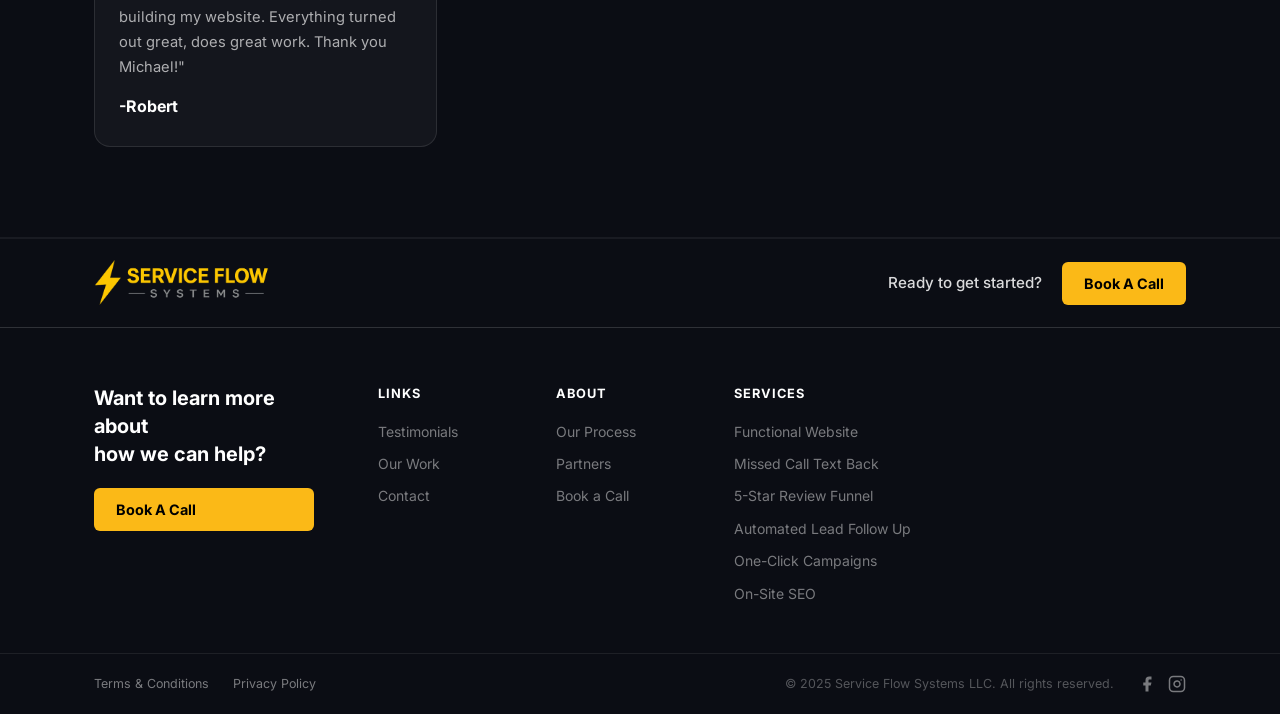
<file: testimonials.html>
<!DOCTYPE html>
<html lang="en">
<head>
  <meta charset="UTF-8" />
  <meta name="viewport" content="width=device-width, initial-scale=1.0" />
  <title>Client Testimonials | Service Flow Systems</title>
  <link rel="icon" href="/favicon.ico" sizes="any" />
  <link rel="icon" type="image/png" href="/favicon.png" />
  <link rel="apple-touch-icon" href="/apple-touch-icon.png" />
  <link rel="preconnect" href="https://fonts.googleapis.com" />
  <link rel="preconnect" href="https://fonts.gstatic.com" crossorigin />
  <link href="https://fonts.googleapis.com/css2?family=Inter:wght@300;400;500;600;700;800;900&display=swap" rel="stylesheet" />
  <link rel="stylesheet" href="styles.css" />
  <meta name="description" content="Hear directly from Service Flow Systems clients about the results they have seen." />
</head>
<body>

  <!-- NAV -->
  <nav class="nav" id="navbar">
    <div class="nav-inner">
      <a href="index.html" class="logo">
        <img src="images/logo.png" alt="Service Flow Systems" class="nav-logo-img" />
      </a>
      <ul class="nav-links">
        <li><a href="index.html">Home</a></li>
        <li class="nav-dropdown">
          <button type="button" class="nav-dropdown-btn" aria-haspopup="true" aria-expanded="false">Products <svg class="nav-chevron" viewBox="0 0 24 24" fill="none" stroke="currentColor" stroke-width="2.2" stroke-linecap="round" stroke-linejoin="round"><polyline points="6 9 12 15 18 9"/></svg></button>
          <div class="nav-dropdown-menu">
            <div class="nav-dropdown-panel">
            <a href="functional-website.html" class="nav-dd-item"><span class="nav-dd-icon"><svg viewBox="0 0 24 24" fill="none" stroke="currentColor" stroke-width="1.8" stroke-linecap="round" stroke-linejoin="round"><rect x="3" y="4" width="18" height="14" rx="2"/><path d="M3 9h18M8 21h8M12 18v3"/></svg></span><span>Functional Website</span></a>
            <a href="five-star-review-funnel.html" class="nav-dd-item"><span class="nav-dd-icon"><svg viewBox="0 0 24 24" fill="none" stroke="currentColor" stroke-width="1.8" stroke-linecap="round" stroke-linejoin="round"><path d="M12 3l2.7 5.6 6.1.9-4.4 4.3 1 6.1L12 17l-5.4 2.9 1-6.1L3.2 9.5l6.1-.9z"/></svg></span><span>5-Star Magic Review Funnel</span></a>
            <a href="missed-call-text-back.html" class="nav-dd-item"><span class="nav-dd-icon"><svg viewBox="0 0 24 24" fill="none" stroke="currentColor" stroke-width="1.8" stroke-linecap="round" stroke-linejoin="round"><path d="M22 16.9v3a2 2 0 0 1-2.2 2 19.8 19.8 0 0 1-8.6-3.1 19.5 19.5 0 0 1-6-6A19.8 19.8 0 0 1 2.1 4.2 2 2 0 0 1 4.1 2h3a2 2 0 0 1 2 1.7c.1 1 .4 1.9.7 2.8a2 2 0 0 1-.5 2.1L8.1 9.9a16 16 0 0 0 6 6l1.3-1.3a2 2 0 0 1 2.1-.4c.9.3 1.8.6 2.8.7a2 2 0 0 1 1.7 2z"/></svg></span><span>Missed Call Text Back</span></a>
            <a href="one-click-marketing.html" class="nav-dd-item"><span class="nav-dd-icon"><svg viewBox="0 0 24 24" fill="none" stroke="currentColor" stroke-width="1.8" stroke-linecap="round" stroke-linejoin="round"><path d="M22 2L11 13M22 2l-7 20-4-9-9-4z"/></svg></span><span>One-Click Marketing Campaigns</span></a>
            <a href="local-seo.html" class="nav-dd-item"><span class="nav-dd-icon"><svg viewBox="0 0 24 24" fill="none" stroke="currentColor" stroke-width="1.8" stroke-linecap="round" stroke-linejoin="round"><circle cx="11" cy="11" r="7"/><path d="M21 21l-4.3-4.3"/></svg></span><span>Local SEO</span></a>
            </div>
          </div>
        </li>
        <li><a href="portfolio.html">Our Work</a></li>
        <li><a href="testimonials.html">Testimonials</a></li>
        <li><a href="index.html#process">How It Works</a></li>
      </ul>
      <a href="book-a-call.html" class="btn btn-nav">Get Started →</a>
      <button class="nav-toggle" id="navToggle">
        <span></span><span></span><span></span>
      </button>
    </div>
    <div class="nav-mobile" id="navMobile">
      <a href="index.html">Home</a>
      <span class="nav-mobile-heading">Products</span>
      <a href="functional-website.html" class="nav-mobile-sub">Functional Website</a>
      <a href="five-star-review-funnel.html" class="nav-mobile-sub">5-Star Magic Review Funnel</a>
      <a href="missed-call-text-back.html" class="nav-mobile-sub">Missed Call Text Back</a>
      <a href="one-click-marketing.html" class="nav-mobile-sub">One-Click Marketing Campaigns</a>
      <a href="local-seo.html" class="nav-mobile-sub">Local SEO</a>
      <a href="portfolio.html">Our Work</a>
      <a href="testimonials.html">Testimonials</a>
      <a href="index.html#process">How It Works</a>
      <a href="book-a-call.html" class="btn btn-gold">Get Started</a>
    </div>
  </nav>


  <!-- CLIENT TESTIMONIALS -->
  <section class="our-work testi-page">
    <div class="container">
      <h1 class="our-work-title testi-page-title">Results speak louder.</h1>
      <p class="testi-page-sub">Real businesses. Real leads. Real growth.</p>

      <div class="testi-vgrid">
        <div class="testi-vcard" data-animate>
          <div class="testi-vcard-frame" data-yt-id="2DzmhA7eZeQ">
            <img class="testi-vcard-video yt-thumb" src="images/testimonials/matt-thumb.webp" alt="Matt's testimonial video" />
            <button type="button" class="testi-vcard-play" aria-label="Play video">
              <svg viewBox="0 0 24 24" aria-hidden="true"><path d="M8 5v14l11-7z" fill="currentColor"/></svg>
            </button>
          </div>
          <div class="testi-vcard-body">
            <div class="t-stars">★★★★★</div>
            <p class="testi-vcard-quote">"I loved Service Flow Systems and was very impressed with the software, and his customer service was even better. I would highly recommend him to anyone, thank you Michael!"</p>
            <p class="testi-vcard-name">-Matt</p>
          </div>
        </div>
        <div class="testi-vcard" data-animate>
          <div class="testi-vcard-frame" data-yt-id="oDI7YL5VX-Y">
            <img class="testi-vcard-video yt-thumb" src="images/testimonials/blair-thumb.webp" alt="Blair's testimonial video" />
            <button type="button" class="testi-vcard-play" aria-label="Play video">
              <svg viewBox="0 0 24 24" aria-hidden="true"><path d="M8 5v14l11-7z" fill="currentColor"/></svg>
            </button>
          </div>
          <div class="testi-vcard-body">
            <div class="t-stars">★★★★★</div>
            <p class="testi-vcard-quote">"I've been very happy with his services. He's always available, has a quick response and is continuously upgrading his services. I would highly recommend him to anyone that's looking to grow their business!"</p>
            <p class="testi-vcard-name">-Blair</p>
          </div>
        </div>
        <div class="testi-vcard" data-animate>
          <div class="testi-vcard-frame" data-yt-id="DJYIE__sCDI">
            <img class="testi-vcard-video yt-thumb" src="images/testimonials/armando-thumb.webp" alt="Armando's testimonial video" />
            <button type="button" class="testi-vcard-play" aria-label="Play video">
              <svg viewBox="0 0 24 24" aria-hidden="true"><path d="M8 5v14l11-7z" fill="currentColor"/></svg>
            </button>
          </div>
          <div class="testi-vcard-body">
            <div class="t-stars">★★★★★</div>
            <p class="testi-vcard-quote">"I've never had anything done so easily. Michael is the best guy ever and if I had to do it all over again I would have used him before going through all these other companies!"</p>
            <p class="testi-vcard-name">-Armando</p>
          </div>
        </div>
        <div class="testi-vcard" data-animate>
          <div class="testi-vcard-frame" data-local-video>
            <video class="testi-vcard-video" src="images/testimonials/testimonial-4.mp4" poster="images/testimonials/testimonial-4-poster.jpg" preload="none" muted playsinline aria-label="Client testimonial video"></video>
            <button type="button" class="testi-vcard-play" aria-label="Play video">
              <svg viewBox="0 0 24 24" aria-hidden="true"><path d="M8 5v14l11-7z" fill="currentColor"/></svg>
            </button>
          </div>
          <div class="testi-vcard-body">
            <div class="t-stars">★★★★★</div>
            <p class="testi-vcard-quote">"Hey this is Robert from Air Time Mechanical. I just wanted to thank Michael from Service Flow Systems for building my website. Everything turned out great, does great work. Thank you Michael!"</p>
            <p class="testi-vcard-name">-Robert</p>
          </div>
        </div>
      </div>
    </div>
  </section>

  <!-- FOOTER -->
  <footer class="footer">
    <!-- Top bar -->
    <div class="footer-topbar">
      <div class="container footer-topbar-inner">
        <a href="index.html" class="logo">
          <img src="images/logo.png" alt="Service Flow Systems" class="footer-logo-img">
        </a>
        <div class="footer-topbar-cta">
          <span class="footer-topbar-text">Ready to get started?</span>
          <a href="book-a-call.html" class="btn footer-cta-btn">Book A Call</a>
        </div>
      </div>
    </div>

    <!-- Main section -->
    <div class="footer-main">
      <div class="container footer-main-inner">
        <!-- Left blurb -->
        <div class="footer-blurb">
          <p class="footer-blurb-text">Want to learn more about<br>how we can help?</p>
          <a href="book-a-call.html" class="btn footer-cta-btn">Book A Call</a>
        </div>

        <!-- Link columns -->
        <div class="footer-links">
          <div class="footer-col">
            <h4>Links</h4>
            <a href="testimonials.html">Testimonials</a>
            <a href="index.html#work">Our Work</a>
            <a href="book-a-call.html">Contact</a>
          </div>
          <div class="footer-col">
            <h4>About</h4>
            <a href="index.html#process">Our Process</a>
            <a href="index.html#legit">Partners</a>
            <a href="book-a-call.html">Book a Call</a>
          </div>
          <div class="footer-col">
            <h4>Services</h4>
            <a href="functional-website.html">Functional Website</a>
            <a href="missed-call-text-back.html">Missed Call Text Back</a>
            <a href="five-star-review-funnel.html">5-Star Review Funnel</a>
            <a href="index.html#services">Automated Lead Follow Up</a>
            <a href="one-click-marketing.html">One-Click Campaigns</a>
            <a href="local-seo.html">On-Site SEO</a>
          </div>
        </div>
      </div>
    </div>

    <!-- Bottom bar -->
    <div class="footer-bottom">
      <div class="container footer-bottom-inner">
        <a href="index.html">Terms &amp; Conditions</a>
        <a href="index.html">Privacy Policy</a>
        <span>© 2025 Service Flow Systems LLC. All rights reserved.</span>
        <div class="footer-social">
          <a href="index.html" class="footer-social-link" aria-label="Facebook">
            <svg xmlns="http://www.w3.org/2000/svg" width="18" height="18" viewBox="0 0 24 24" fill="currentColor"><path d="M18 2h-3a5 5 0 0 0-5 5v3H7v4h3v8h4v-8h3l1-4h-4V7a1 1 0 0 1 1-1h3z"/></svg>
          </a>
          <a href="index.html" class="footer-social-link" aria-label="Instagram">
            <svg xmlns="http://www.w3.org/2000/svg" width="18" height="18" viewBox="0 0 24 24" fill="none" stroke="currentColor" stroke-width="2" stroke-linecap="round" stroke-linejoin="round"><rect x="2" y="2" width="20" height="20" rx="5" ry="5"/><path d="M16 11.37A4 4 0 1 1 12.63 8 4 4 0 0 1 16 11.37z"/><line x1="17.5" y1="6.5" x2="17.51" y2="6.5"/></svg>
          </a>
        </div>
      </div>
    </div>
  </footer>

  <script src="script.js"></script>
</body>
</html>
</file>
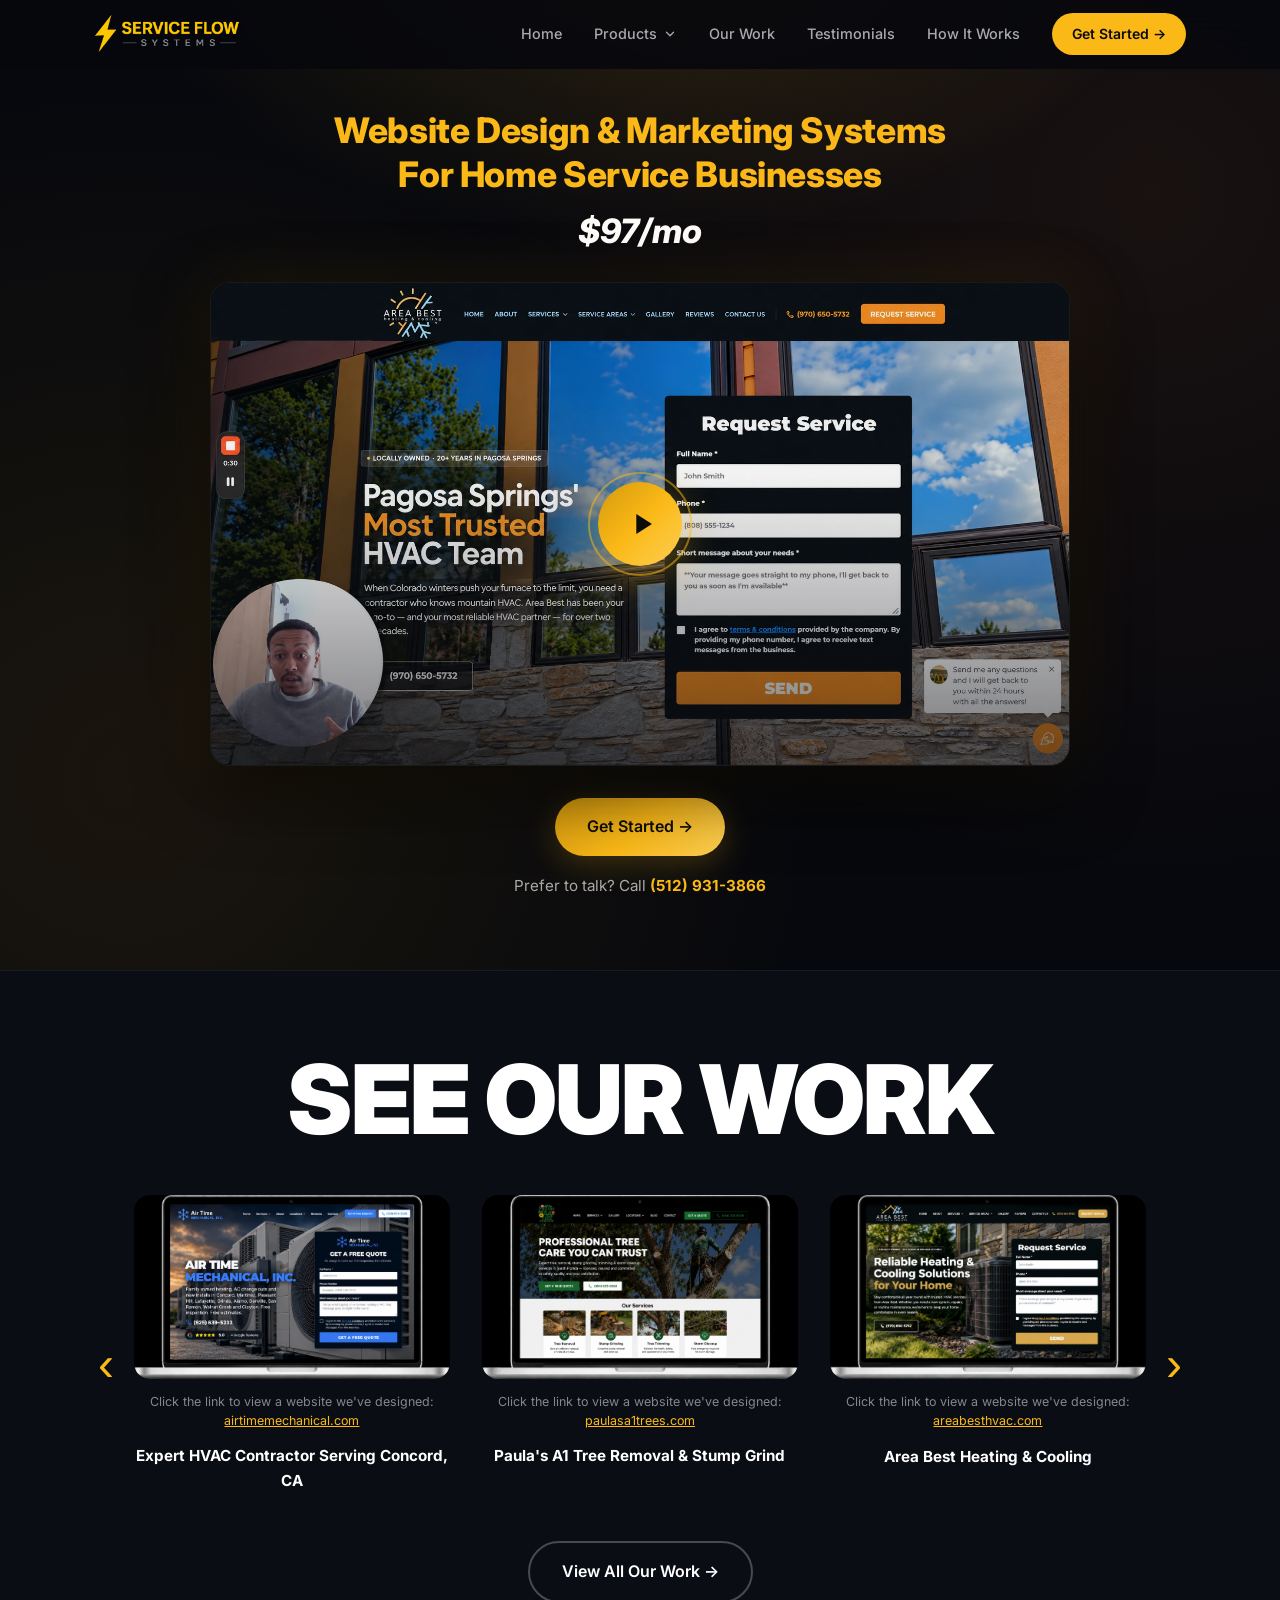
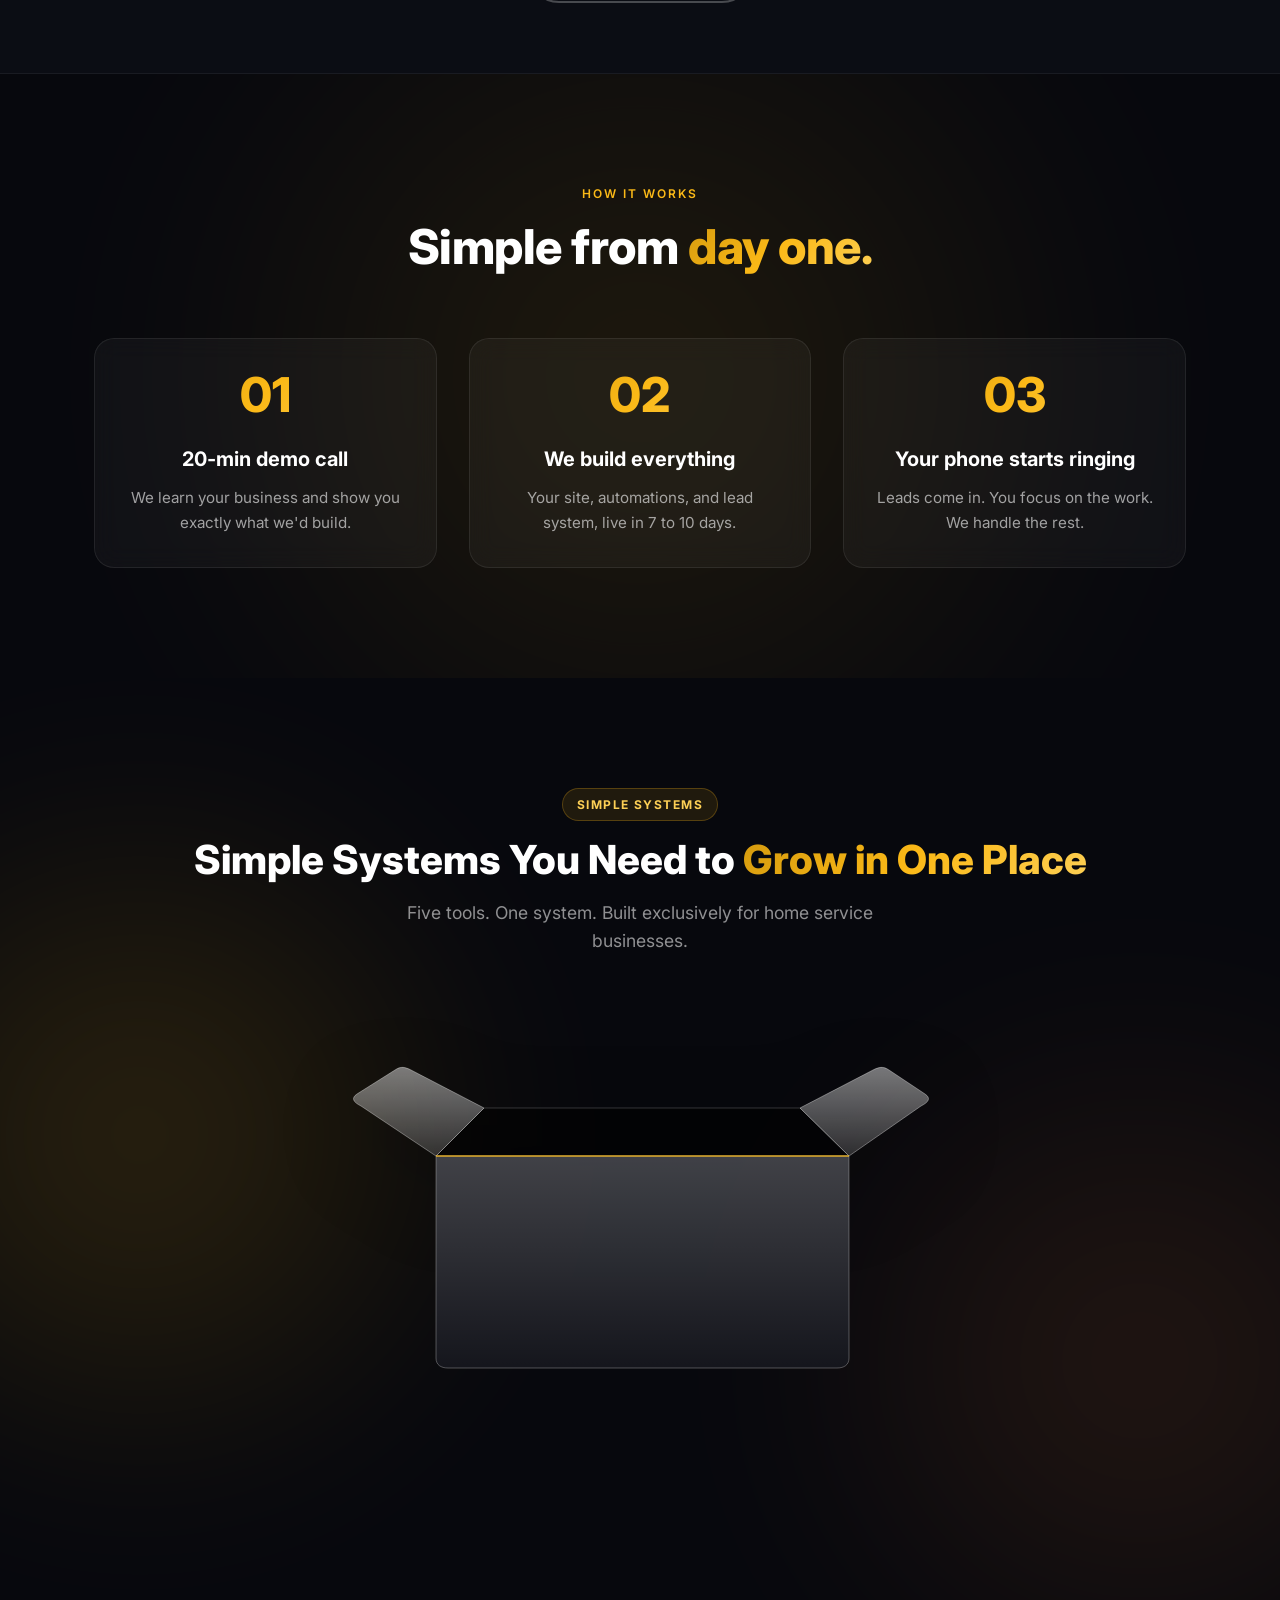
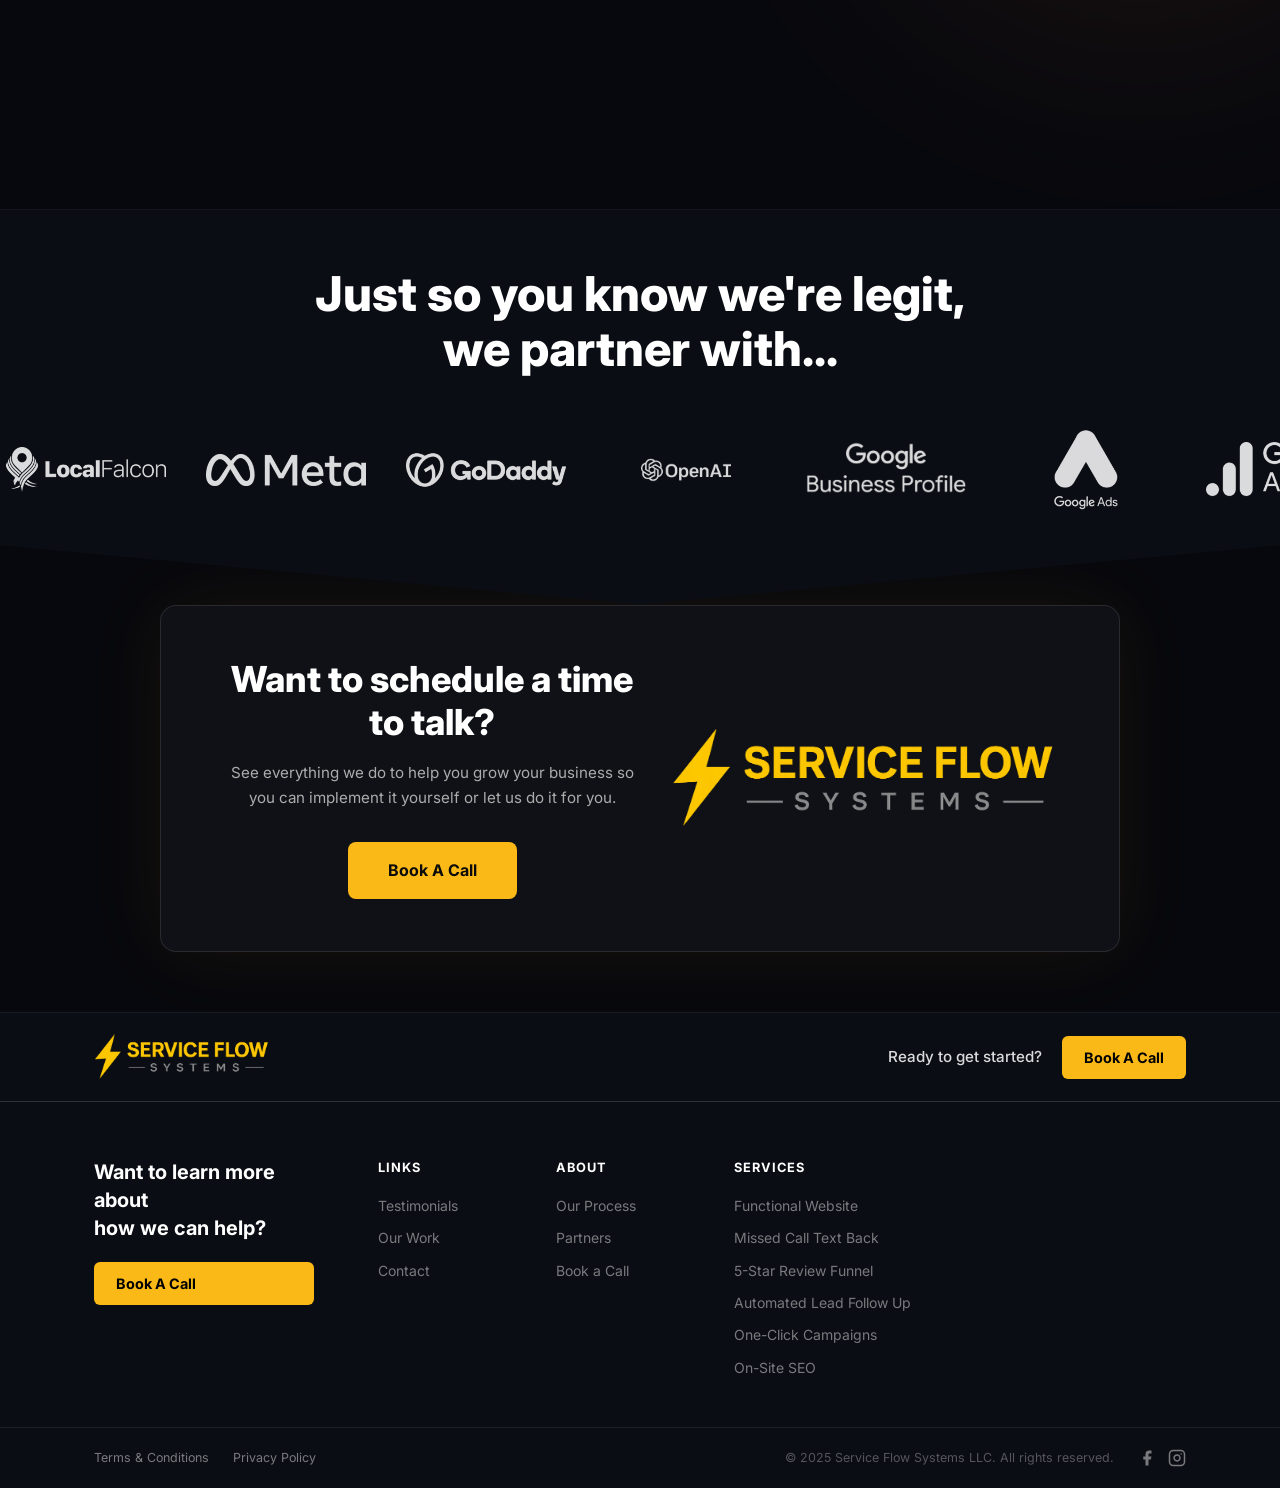
<file: video-3202.html>
<!DOCTYPE html>
<html lang="en">
<head>
  <meta charset="UTF-8" />
  <meta name="viewport" content="width=device-width, initial-scale=1.0" />
  <title>Watch The Video | Service Flow Systems</title>
  <link rel="icon" href="/favicon.ico" sizes="any" />
  <link rel="icon" type="image/png" href="/favicon.png" />
  <link rel="apple-touch-icon" href="/apple-touch-icon.png" />
  <link rel="preconnect" href="https://fonts.googleapis.com" />
  <link rel="preconnect" href="https://fonts.gstatic.com" crossorigin />
  <link href="https://fonts.googleapis.com/css2?family=Inter:wght@300;400;500;600;700;800;900&display=swap" rel="stylesheet" />
  <link rel="stylesheet" href="styles.css" />
</head>
<body>

  <!-- NAV -->
  <nav class="nav" id="navbar">
    <div class="nav-inner">
      <a href="#" class="logo">
        <img src="images/logo.png" alt="Service Flow Systems" class="nav-logo-img" />
      </a>
      <ul class="nav-links">
        <li><a href="index.html">Home</a></li>
        <li class="nav-dropdown">
          <button type="button" class="nav-dropdown-btn" aria-haspopup="true" aria-expanded="false">Products <svg class="nav-chevron" viewBox="0 0 24 24" fill="none" stroke="currentColor" stroke-width="2.2" stroke-linecap="round" stroke-linejoin="round"><polyline points="6 9 12 15 18 9"/></svg></button>
          <div class="nav-dropdown-menu">
            <div class="nav-dropdown-panel">
            <a href="functional-website.html" class="nav-dd-item"><span class="nav-dd-icon"><svg viewBox="0 0 24 24" fill="none" stroke="currentColor" stroke-width="1.8" stroke-linecap="round" stroke-linejoin="round"><rect x="3" y="4" width="18" height="14" rx="2"/><path d="M3 9h18M8 21h8M12 18v3"/></svg></span><span>Functional Website</span></a>
            <a href="five-star-review-funnel.html" class="nav-dd-item"><span class="nav-dd-icon"><svg viewBox="0 0 24 24" fill="none" stroke="currentColor" stroke-width="1.8" stroke-linecap="round" stroke-linejoin="round"><path d="M12 3l2.7 5.6 6.1.9-4.4 4.3 1 6.1L12 17l-5.4 2.9 1-6.1L3.2 9.5l6.1-.9z"/></svg></span><span>5-Star Magic Review Funnel</span></a>
            <a href="missed-call-text-back.html" class="nav-dd-item"><span class="nav-dd-icon"><svg viewBox="0 0 24 24" fill="none" stroke="currentColor" stroke-width="1.8" stroke-linecap="round" stroke-linejoin="round"><path d="M22 16.9v3a2 2 0 0 1-2.2 2 19.8 19.8 0 0 1-8.6-3.1 19.5 19.5 0 0 1-6-6A19.8 19.8 0 0 1 2.1 4.2 2 2 0 0 1 4.1 2h3a2 2 0 0 1 2 1.7c.1 1 .4 1.9.7 2.8a2 2 0 0 1-.5 2.1L8.1 9.9a16 16 0 0 0 6 6l1.3-1.3a2 2 0 0 1 2.1-.4c.9.3 1.8.6 2.8.7a2 2 0 0 1 1.7 2z"/></svg></span><span>Missed Call Text Back</span></a>
            <a href="one-click-marketing.html" class="nav-dd-item"><span class="nav-dd-icon"><svg viewBox="0 0 24 24" fill="none" stroke="currentColor" stroke-width="1.8" stroke-linecap="round" stroke-linejoin="round"><path d="M22 2L11 13M22 2l-7 20-4-9-9-4z"/></svg></span><span>One-Click Marketing Campaigns</span></a>
            <a href="local-seo.html" class="nav-dd-item"><span class="nav-dd-icon"><svg viewBox="0 0 24 24" fill="none" stroke="currentColor" stroke-width="1.8" stroke-linecap="round" stroke-linejoin="round"><circle cx="11" cy="11" r="7"/><path d="M21 21l-4.3-4.3"/></svg></span><span>Local SEO</span></a>
            </div>
          </div>
        </li>
        <li><a href="portfolio.html">Our Work</a></li>
        <li><a href="testimonials.html">Testimonials</a></li>
        <li><a href="#process">How It Works</a></li>
      </ul>
      <a href="book-a-call.html" class="btn btn-nav">Get Started →</a>
      <button class="nav-toggle" id="navToggle">
        <span></span><span></span><span></span>
      </button>
    </div>
    <div class="nav-mobile" id="navMobile">
      <a href="index.html">Home</a>
      <span class="nav-mobile-heading">Products</span>
      <a href="functional-website.html" class="nav-mobile-sub">Functional Website</a>
      <a href="five-star-review-funnel.html" class="nav-mobile-sub">5-Star Magic Review Funnel</a>
      <a href="missed-call-text-back.html" class="nav-mobile-sub">Missed Call Text Back</a>
      <a href="one-click-marketing.html" class="nav-mobile-sub">One-Click Marketing Campaigns</a>
      <a href="local-seo.html" class="nav-mobile-sub">Local SEO</a>
      <a href="portfolio.html">Our Work</a>
      <a href="testimonials.html">Testimonials</a>
      <a href="#process">How It Works</a>
      <a href="book-a-call.html" class="btn btn-gold">Get Started</a>
    </div>
  </nav>

  <!-- HERO -->
  <section class="hero hero-split">
    <div class="hero-bg-pattern"></div>
    <div class="container">
      <div class="hero-split-inner">

        <!-- LEFT: Text -->
        <div class="hero-left">
          <h1 class="hero-title hero-title-gold">
            Website Design & Marketing Systems<br class="hero-title-break" />
            For Home Service Businesses
          </h1>
          <p class="hero-price-line">$97/mo</p>
          <div class="hero-video-wrap">
            <div class="hero-video-frame" id="heroVideoFrame" data-yt-id="HWYOkaVSzu8">
              <img class="hero-video yt-thumb" src="images/hero-thumb.webp" alt="Service Flow Systems intro video" />
              <button type="button" class="hero-video-play" id="heroVideoPlay" aria-label="Play video">
                <svg viewBox="0 0 24 24" aria-hidden="true"><path d="M8 5v14l11-7z" fill="currentColor"/></svg>
              </button>
            </div>
          </div>
          <div class="hero-cta hero-cta-stack">
            <a href="book-a-call.html" class="btn btn-gold btn-lg">Get Started →</a>
            <a href="tel:+15129313866" class="hero-phone">Prefer to talk? Call <strong>(512) 931-3866</strong></a>
          </div>
        </div>

      </div>
    </div>
  </section>

  <!-- OUR WORK -->
  <section class="our-work" id="our-work">
    <div class="container">
      <h2 class="our-work-title">SEE OUR WORK</h2>

      <div class="work-carousel">
        <button class="work-arrow work-prev" id="workPrev" aria-label="Previous work examples">&#8249;</button>

        <div class="work-viewport">
          <div class="work-track" id="workTrack">

            <div class="work-card" data-animate>
              <a href="https://airtimemechanical.com/" target="_blank" rel="noopener" class="work-img-link">
                <img src="images/my_work/work-airtime.png" alt="Expert HVAC Contractor Serving Concord, CA website" class="work-img" />
              </a>
              <p class="work-card-label">Click the link to view a website we've designed: <a href="https://airtimemechanical.com/" target="_blank" rel="noopener">airtimemechanical.com</a></p>
              <strong class="work-card-name">Expert HVAC Contractor Serving Concord, CA</strong>
            </div>

            <div class="work-card" data-animate>
              <a href="https://paulasa1trees.com/" target="_blank" rel="noopener" class="work-img-link">
                <img src="images/my_work/work-paula.png" alt="Paula's A1 Tree Removal & Stump Grind website" class="work-img" />
              </a>
              <p class="work-card-label">Click the link to view a website we've designed: <a href="https://paulasa1trees.com/" target="_blank" rel="noopener">paulasa1trees.com</a></p>
              <strong class="work-card-name">Paula's A1 Tree Removal & Stump Grind</strong>
            </div>

            <div class="work-card" data-animate>
              <a href="https://areabesthvac.com/" target="_blank" rel="noopener" class="work-img-link">
                <img src="images/my_work/work-areabest.png" alt="Area Best Heating & Cooling website" class="work-img" />
              </a>
              <p class="work-card-label">Click the link to view a website we've designed: <a href="https://areabesthvac.com/" target="_blank" rel="noopener">areabesthvac.com</a></p>
              <strong class="work-card-name">Area Best Heating & Cooling</strong>
            </div>

            <div class="work-card" data-animate>
              <a href="https://nycheartsoflovepetcare.com/" target="_blank" rel="noopener" class="work-img-link">
                <img src="images/my_work/work-nyc.png" alt="NYC Hearts of Love Pet Care website" class="work-img" />
              </a>
              <p class="work-card-label">Click the link to view a website we've designed: <a href="https://nycheartsoflovepetcare.com/" target="_blank" rel="noopener">nycheartsoflovepetcare.com</a></p>
              <strong class="work-card-name">NYC Hearts of Love Pet Care</strong>
            </div>

            <div class="work-card" data-animate>
              <a href="https://blackmouthboutique.com/" target="_blank" rel="noopener" class="work-img-link">
                <img src="images/my_work/work-blackmouth.png" alt="Blackmouth Boutique website" class="work-img" />
              </a>
              <p class="work-card-label">Click the link to view a website we've designed: <a href="https://blackmouthboutique.com/" target="_blank" rel="noopener">blackmouthboutique.com</a></p>
              <strong class="work-card-name">Blackmouth Boutique</strong>
            </div>

            <div class="work-card" data-animate>
              <a href="https://acme-grooming.netlify.app/" target="_blank" rel="noopener" class="work-img-link">
                <img src="images/my_work/work-agm.png" alt="Acme Grooming Co Mobile website" class="work-img" />
              </a>
              <p class="work-card-label">Click the link to view a website we've designed: <a href="https://acme-grooming.netlify.app/" target="_blank" rel="noopener">acme-grooming.netlify.app</a></p>
              <strong class="work-card-name">Acme Grooming Co Mobile</strong>
            </div>

            <div class="work-card" data-animate>
              <a href="https://trirefrigerationhvac.com/" target="_blank" rel="noopener" class="work-img-link">
                <img src="images/my_work/work-tri.png" alt="Tri Refrigeration & HVAC website" class="work-img" />
              </a>
              <p class="work-card-label">Click the link to view a website we've designed: <a href="https://trirefrigerationhvac.com/" target="_blank" rel="noopener">trirefrigerationhvac.com</a></p>
              <strong class="work-card-name">Tri Refrigeration & HVAC</strong>
            </div>

          </div>
        </div>

        <button class="work-arrow work-next" id="workNext" aria-label="Next work examples">&#8250;</button>
      </div>

      <div class="work-cta">
        <a href="portfolio.html" class="btn btn-outline btn-lg">View All Our Work →</a>
      </div>
    </div>
  </section>

  <!-- HOW IT WORKS -->
  <section class="hiw" id="process">
    <div class="hiw-glow-bg" aria-hidden="true"></div>
    <div class="container">
      <div class="hiw-head">
        <p class="hiw-eyebrow">How it works</p>
        <h2 class="hiw-title">Simple from <span class="gradient-text">day one.</span></h2>
      </div>
      <div class="hiw-grid">
        <div class="hiw-card hiw-gold" data-animate>
          <div class="hiw-glow" aria-hidden="true"></div>
          <div class="hiw-ring" aria-hidden="true"></div>
          <div class="hiw-card-inner">
            <div class="hiw-num">01</div>
            <h3>20-min demo call</h3>
            <p>We learn your business and show you exactly what we'd build.</p>
          </div>
        </div>
        <div class="hiw-card hiw-orange" data-animate>
          <div class="hiw-glow" aria-hidden="true"></div>
          <div class="hiw-ring" aria-hidden="true"></div>
          <div class="hiw-card-inner">
            <div class="hiw-num">02</div>
            <h3>We build everything</h3>
            <p>Your site, automations, and lead system, live in 7 to 10 days.</p>
          </div>
        </div>
        <div class="hiw-card hiw-amber" data-animate>
          <div class="hiw-glow" aria-hidden="true"></div>
          <div class="hiw-ring" aria-hidden="true"></div>
          <div class="hiw-card-inner">
            <div class="hiw-num">03</div>
            <h3>Your phone starts ringing</h3>
            <p>Leads come in. You focus on the work. We handle the rest.</p>
          </div>
        </div>
      </div>
    </div>
  </section>

  <!-- SIMPLE SYSTEMS -->
  <section class="systems" id="features">
    <div class="systems-glow systems-glow-1" aria-hidden="true"></div>
    <div class="systems-glow systems-glow-2" aria-hidden="true"></div>
    <div class="container">
      <div class="systems-head">
        <div class="section-label">Simple Systems</div>
        <h2 class="section-title">Simple Systems You Need to<br class="systems-br" /> <span class="gradient-text">Grow in One Place</span></h2>
        <p class="systems-sub">Five tools. One system. Built exclusively for home service businesses.</p>
      </div>

      <div class="sys-stage" id="sysStage">
        <div class="sys-pills">
          <a href="functional-website.html" class="sys-pill" tabindex="-1" aria-hidden="true">
            <span class="sys-pill-icon"><svg viewBox="0 0 24 24" fill="none" stroke="currentColor" stroke-width="1.8" stroke-linecap="round" stroke-linejoin="round"><rect x="3" y="4" width="18" height="14" rx="2"/><path d="M3 9h18M8 21h8M12 18v3"/></svg></span>
            <span class="sys-pill-text"><strong>Functional Website</strong><small>Turns visitors into booked jobs</small></span>
          </a>
          <a href="five-star-review-funnel.html" class="sys-pill" tabindex="-1" aria-hidden="true">
            <span class="sys-pill-icon"><svg viewBox="0 0 24 24" fill="none" stroke="currentColor" stroke-width="1.8" stroke-linecap="round" stroke-linejoin="round"><path d="M12 3l2.7 5.6 6.1.9-4.4 4.3 1 6.1L12 17l-5.4 2.9 1-6.1L3.2 9.5l6.1-.9z"/></svg></span>
            <span class="sys-pill-text"><strong>5-Star Magic Review Funnel</strong><small>Five stars, every time</small></span>
          </a>
          <a href="missed-call-text-back.html" class="sys-pill" tabindex="-1" aria-hidden="true">
            <span class="sys-pill-icon"><svg viewBox="0 0 24 24" fill="none" stroke="currentColor" stroke-width="1.8" stroke-linecap="round" stroke-linejoin="round"><path d="M22 16.9v3a2 2 0 0 1-2.2 2 19.8 19.8 0 0 1-8.6-3.1 19.5 19.5 0 0 1-6-6A19.8 19.8 0 0 1 2.1 4.2 2 2 0 0 1 4.1 2h3a2 2 0 0 1 2 1.7c.1 1 .4 1.9.7 2.8a2 2 0 0 1-.5 2.1L8.1 9.9a16 16 0 0 0 6 6l1.3-1.3a2 2 0 0 1 2.1-.4c.9.3 1.8.6 2.8.7a2 2 0 0 1 1.7 2z"/></svg></span>
            <span class="sys-pill-text"><strong>Missed Call Text Back</strong><small>Every missed call becomes a conversation</small></span>
          </a>
          <a href="one-click-marketing.html" class="sys-pill" tabindex="-1" aria-hidden="true">
            <span class="sys-pill-icon"><svg viewBox="0 0 24 24" fill="none" stroke="currentColor" stroke-width="1.8" stroke-linecap="round" stroke-linejoin="round"><path d="M22 2L11 13M22 2l-7 20-4-9-9-4z"/></svg></span>
            <span class="sys-pill-text"><strong>One-Click Marketing Campaigns</strong><small>Referrals and repeat customers on autopilot</small></span>
          </a>
          <a href="local-seo.html" class="sys-pill" tabindex="-1" aria-hidden="true">
            <span class="sys-pill-icon"><svg viewBox="0 0 24 24" fill="none" stroke="currentColor" stroke-width="1.8" stroke-linecap="round" stroke-linejoin="round"><circle cx="11" cy="11" r="7"/><path d="M21 21l-4.3-4.3"/></svg></span>
            <span class="sys-pill-text"><strong>Local SEO</strong><small>Get found on Google</small></span>
          </a>
        </div>
        <svg class="sys-box" viewBox="0 0 655 352" fill="none" xmlns="http://www.w3.org/2000/svg" aria-hidden="true">
          <defs>
            <linearGradient id="sysFront" x1="0" y1="0" x2="0" y2="1">
              <stop offset="0" stop-color="#ffffff" stop-opacity="0.22"/>
              <stop offset="1" stop-color="#ffffff" stop-opacity="0.04"/>
            </linearGradient>
            <linearGradient id="sysFlap" x1="0" y1="0" x2="0" y2="1">
              <stop offset="0" stop-color="#ffffff" stop-opacity="0.45"/>
              <stop offset="1" stop-color="#ffffff" stop-opacity="0.15"/>
            </linearGradient>
          </defs>
          <path d="M171 80 L487 80 L536 128 L123 128 Z" fill="#000" fill-opacity="0.55" stroke="#fff" stroke-opacity="0.18"/>
          <path d="M171 80 L98 42 C92 39 88 38 82 42 L44 66 C38 70 40 74 48 78 L123 128 Z" fill="url(#sysFlap)" stroke="#fff" stroke-opacity="0.35"/>
          <path d="M487 80 L560 42 C566 39 570 38 576 42 L612 66 C618 70 616 74 608 78 L536 128 Z" fill="url(#sysFlap)" stroke="#fff" stroke-opacity="0.35"/>
        </svg>
        <svg class="sys-box sys-box-front" viewBox="0 0 655 352" fill="none" xmlns="http://www.w3.org/2000/svg" aria-hidden="true">
          <path d="M123 128 L536 128 L536 330 C536 337 531 340 524 340 L135 340 C128 340 123 337 123 330 Z" fill="#0b0d14" fill-opacity="0.92" stroke="#fff" stroke-opacity="0.28"/>
          <path d="M123 128 L536 128 L536 330 C536 337 531 340 524 340 L135 340 C128 340 123 337 123 330 Z" fill="url(#sysFront)"/>
          <path d="M123 128 L536 128" stroke="#fbb917" stroke-opacity="0.6" stroke-width="2"/>
        </svg>
      </div>

      <div class="sys-grid">
        <a href="functional-website.html" class="sys-card" data-animate>
          <span class="sys-card-icon"><svg viewBox="0 0 24 24" fill="none" stroke="currentColor" stroke-width="1.8" stroke-linecap="round" stroke-linejoin="round"><rect x="3" y="4" width="18" height="14" rx="2"/><path d="M3 9h18M8 21h8M12 18v3"/></svg></span>
          <h3>Functional Website</h3>
          <p>Get a website that instantly turns leads into text conversations that go directly to your phone.</p>
          <span class="sys-card-more">Learn more <span aria-hidden="true">→</span></span>
        </a>
        <a href="five-star-review-funnel.html" class="sys-card" data-animate>
          <span class="sys-card-icon"><svg viewBox="0 0 24 24" fill="none" stroke="currentColor" stroke-width="1.8" stroke-linecap="round" stroke-linejoin="round"><path d="M12 3l2.7 5.6 6.1.9-4.4 4.3 1 6.1L12 17l-5.4 2.9 1-6.1L3.2 9.5l6.1-.9z"/></svg></span>
          <h3>5-Star Magic Review Funnel</h3>
          <p>Automatic follow-ups that guide happy customers to leave a 5-star review.</p>
          <span class="sys-card-more">Learn more <span aria-hidden="true">→</span></span>
        </a>
        <a href="missed-call-text-back.html" class="sys-card" data-animate>
          <span class="sys-card-icon"><svg viewBox="0 0 24 24" fill="none" stroke="currentColor" stroke-width="1.8" stroke-linecap="round" stroke-linejoin="round"><path d="M22 16.9v3a2 2 0 0 1-2.2 2 19.8 19.8 0 0 1-8.6-3.1 19.5 19.5 0 0 1-6-6A19.8 19.8 0 0 1 2.1 4.2 2 2 0 0 1 4.1 2h3a2 2 0 0 1 2 1.7c.1 1 .4 1.9.7 2.8a2 2 0 0 1-.5 2.1L8.1 9.9a16 16 0 0 0 6 6l1.3-1.3a2 2 0 0 1 2.1-.4c.9.3 1.8.6 2.8.7a2 2 0 0 1 1.7 2z"/></svg></span>
          <h3>Missed Call Text Back</h3>
          <p>Never lose a lead. Missed a call? We text back instantly and start the conversation.</p>
          <span class="sys-card-more">Learn more <span aria-hidden="true">→</span></span>
        </a>
        <a href="one-click-marketing.html" class="sys-card" data-animate>
          <span class="sys-card-icon"><svg viewBox="0 0 24 24" fill="none" stroke="currentColor" stroke-width="1.8" stroke-linecap="round" stroke-linejoin="round"><path d="M22 2L11 13M22 2l-7 20-4-9-9-4z"/></svg></span>
          <h3>One-Click Marketing Campaigns</h3>
          <p>Pre-built referral and return-customer campaigns you launch with one click.</p>
          <span class="sys-card-more">Learn more <span aria-hidden="true">→</span></span>
        </a>
        <a href="local-seo.html" class="sys-card" data-animate>
          <span class="sys-card-icon"><svg viewBox="0 0 24 24" fill="none" stroke="currentColor" stroke-width="1.8" stroke-linecap="round" stroke-linejoin="round"><circle cx="11" cy="11" r="7"/><path d="M21 21l-4.3-4.3"/></svg></span>
          <h3>Local SEO</h3>
          <p>Qualified leads from organic search instead of paying for tire-kickers.</p>
          <span class="sys-card-more">Learn more <span aria-hidden="true">→</span></span>
        </a>
      </div>
    </div>
  </section>

  <!-- LEGIT / PARTNERS BANNER -->
  <section class="legit-banner">
    <div class="container">
      <h2 class="legit-title">Just so you know we're legit,<br /><span>we partner with...</span></h2>
    </div>
    <div class="legit-track-wrap">
      <div class="legit-track" id="legitTrack">
        <div class="legit-logo"><img src="images/legit/localfalcon.webp" alt="LocalFalcon" /></div>
        <div class="legit-logo"><img src="images/legit/meta.webp" alt="Meta" /></div>
        <div class="legit-logo legit-logo--lg"><img src="images/legit/godaddy.webp" alt="GoDaddy" /></div>
        <div class="legit-logo legit-logo--lg"><img src="images/legit/openai.webp" alt="OpenAI" /></div>
        <div class="legit-logo"><img src="images/legit/googlebusinessprofile.webp" alt="Google Business Profile" /></div>
        <div class="legit-logo legit-logo--lg"><img src="images/legit/googleads.webp" alt="Google Ads" /></div>
        <div class="legit-logo"><img src="images/legit/googleanalyics.webp" alt="Google Analytics" /></div>
        <div class="legit-logo"><img src="images/legit/googlesearchconsole.webp" alt="Google Search Console" /></div>
        <div class="legit-logo"><img src="images/legit/leadconnector.webp" alt="LeadConnector" /></div>
        <div class="legit-logo"><img src="images/legit/mailgun.webp" alt="Mailgun" /></div>
        <div class="legit-logo"><img src="images/legit/ahrefs.webp" alt="Ahrefs" /></div>
        <div class="legit-logo"><img src="images/legit/semrush.webp" alt="SEMRush" /></div>
        <div class="legit-logo"><img src="images/legit/canva.webp" alt="Canva" /></div>
        <div class="legit-logo legit-logo--lg"><img src="images/legit/twillio.webp" alt="Twilio" /></div>
        <div class="legit-logo"><img src="images/legit/zapier.webp" alt="Zapier" /></div>
      </div>
    </div>
  </section>

  <!-- SCHEDULE CTA -->
  <section class="schedule-cta">
    <div class="schedule-cta-inner">
      <div class="schedule-cta-left">
        <h2 class="schedule-cta-title">Want to schedule a time<br />to talk?</h2>
        <p class="schedule-cta-sub">See everything we do to help you grow your business so you can implement it yourself or let us do it for you.</p>
        <a href="book-a-call.html" class="btn schedule-cta-btn">Book A Call</a>
      </div>
      <div class="schedule-cta-logo">
        <img src="images/logo.png" alt="Service Flow Systems" class="schedule-logo-img" />
      </div>
    </div>
  </section>

  <!-- FOOTER -->
  <footer class="footer">
    <!-- Top bar -->
    <div class="footer-topbar">
      <div class="container footer-topbar-inner">
        <a href="#" class="logo">
          <img src="images/logo.png" alt="Service Flow Systems" class="footer-logo-img">
        </a>
        <div class="footer-topbar-cta">
          <span class="footer-topbar-text">Ready to get started?</span>
          <a href="book-a-call.html" class="btn footer-cta-btn">Book A Call</a>
        </div>
      </div>
    </div>

    <!-- Main section -->
    <div class="footer-main">
      <div class="container footer-main-inner">
        <!-- Left blurb -->
        <div class="footer-blurb">
          <p class="footer-blurb-text">Want to learn more about<br>how we can help?</p>
          <a href="book-a-call.html" class="btn footer-cta-btn">Book A Call</a>
        </div>

        <!-- Link columns -->
        <div class="footer-links">
          <div class="footer-col">
            <h4>Links</h4>
            <a href="testimonials.html">Testimonials</a>
            <a href="#work">Our Work</a>
            <a href="book-a-call.html">Contact</a>
          </div>
          <div class="footer-col">
            <h4>About</h4>
            <a href="#process">Our Process</a>
            <a href="#legit">Partners</a>
            <a href="book-a-call.html">Book a Call</a>
          </div>
          <div class="footer-col">
            <h4>Services</h4>
            <a href="functional-website.html">Functional Website</a>
            <a href="missed-call-text-back.html">Missed Call Text Back</a>
            <a href="five-star-review-funnel.html">5-Star Review Funnel</a>
            <a href="#services">Automated Lead Follow Up</a>
            <a href="one-click-marketing.html">One-Click Campaigns</a>
            <a href="local-seo.html">On-Site SEO</a>
          </div>
        </div>
      </div>
    </div>

    <!-- Bottom bar -->
    <div class="footer-bottom">
      <div class="container footer-bottom-inner">
        <a href="#">Terms &amp; Conditions</a>
        <a href="#">Privacy Policy</a>
        <span>© 2025 Service Flow Systems LLC. All rights reserved.</span>
        <div class="footer-social">
          <a href="#" class="footer-social-link" aria-label="Facebook">
            <svg xmlns="http://www.w3.org/2000/svg" width="18" height="18" viewBox="0 0 24 24" fill="currentColor"><path d="M18 2h-3a5 5 0 0 0-5 5v3H7v4h3v8h4v-8h3l1-4h-4V7a1 1 0 0 1 1-1h3z"/></svg>
          </a>
          <a href="#" class="footer-social-link" aria-label="Instagram">
            <svg xmlns="http://www.w3.org/2000/svg" width="18" height="18" viewBox="0 0 24 24" fill="none" stroke="currentColor" stroke-width="2" stroke-linecap="round" stroke-linejoin="round"><rect x="2" y="2" width="20" height="20" rx="5" ry="5"/><path d="M16 11.37A4 4 0 1 1 12.63 8 4 4 0 0 1 16 11.37z"/><line x1="17.5" y1="6.5" x2="17.51" y2="6.5"/></svg>
          </a>
        </div>
      </div>
    </div>
  </footer>

  <script src="script.js"></script>
</body>
</html>
</file>
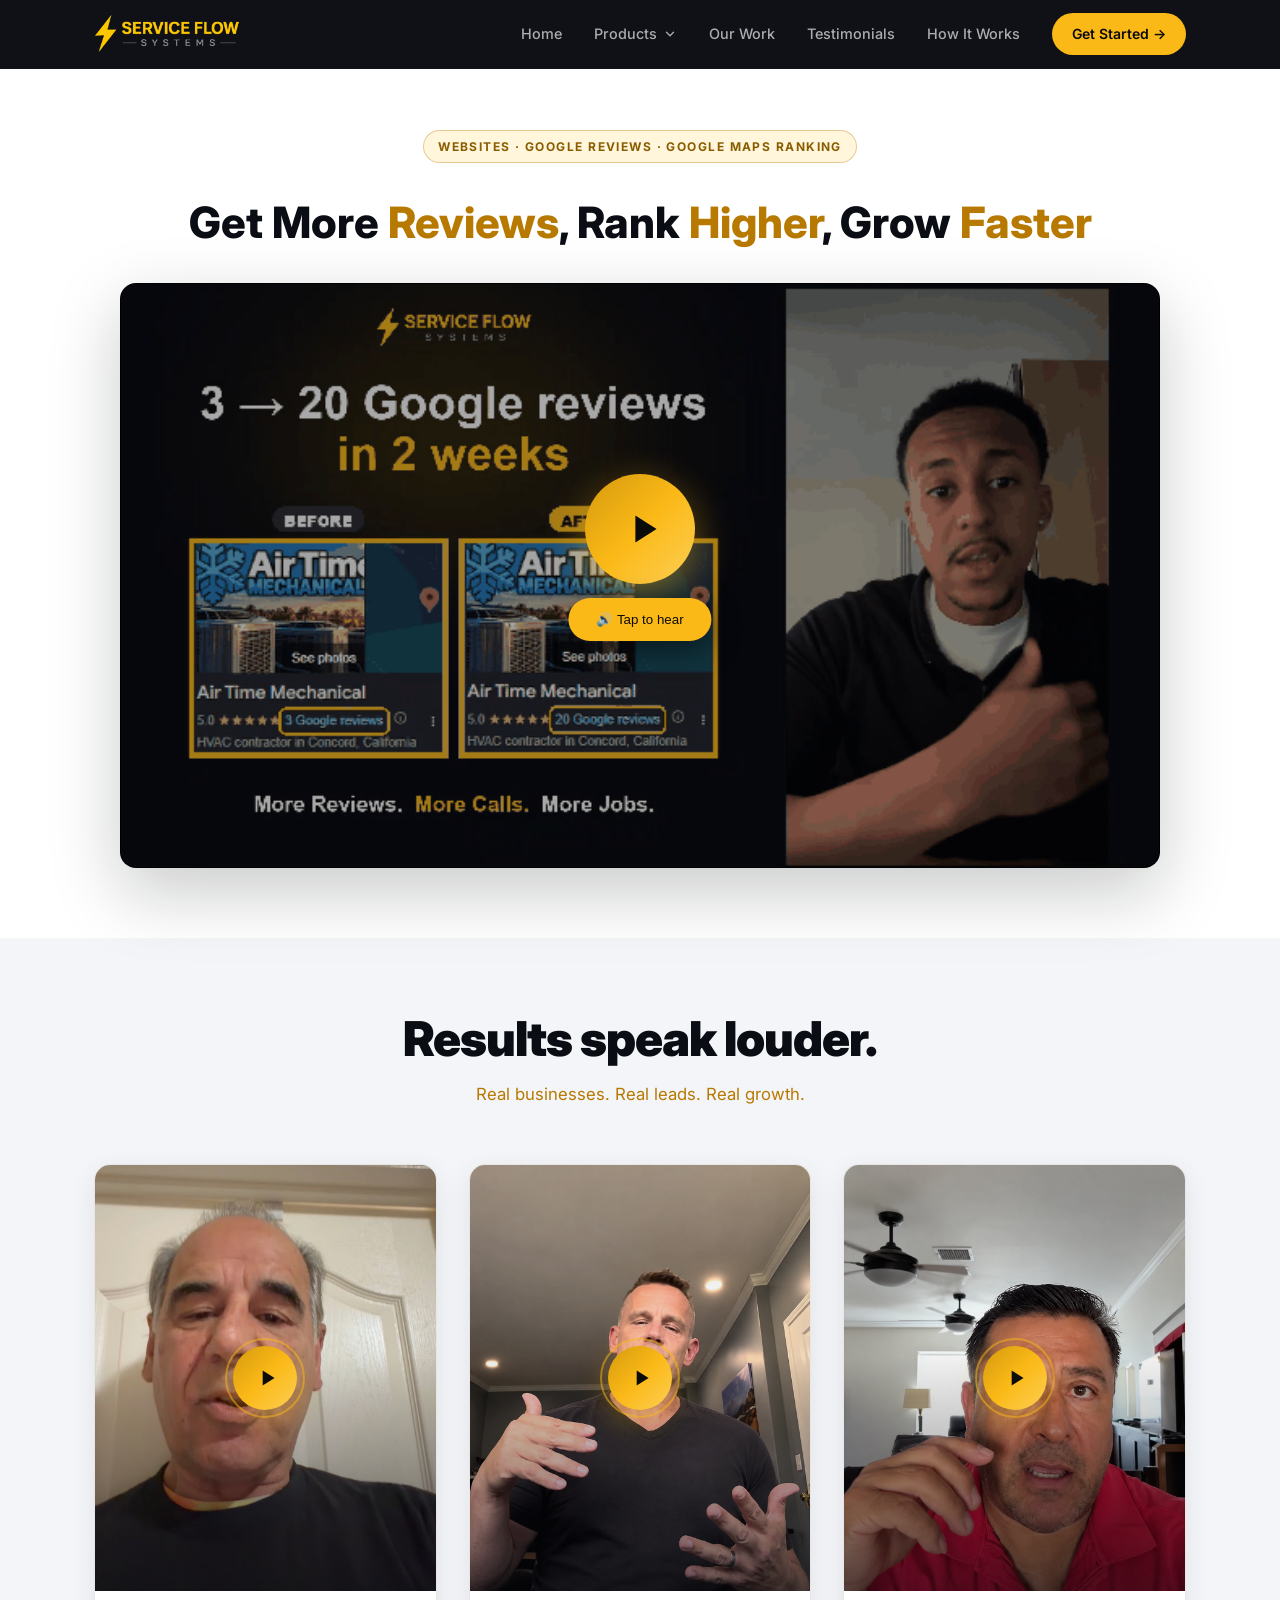
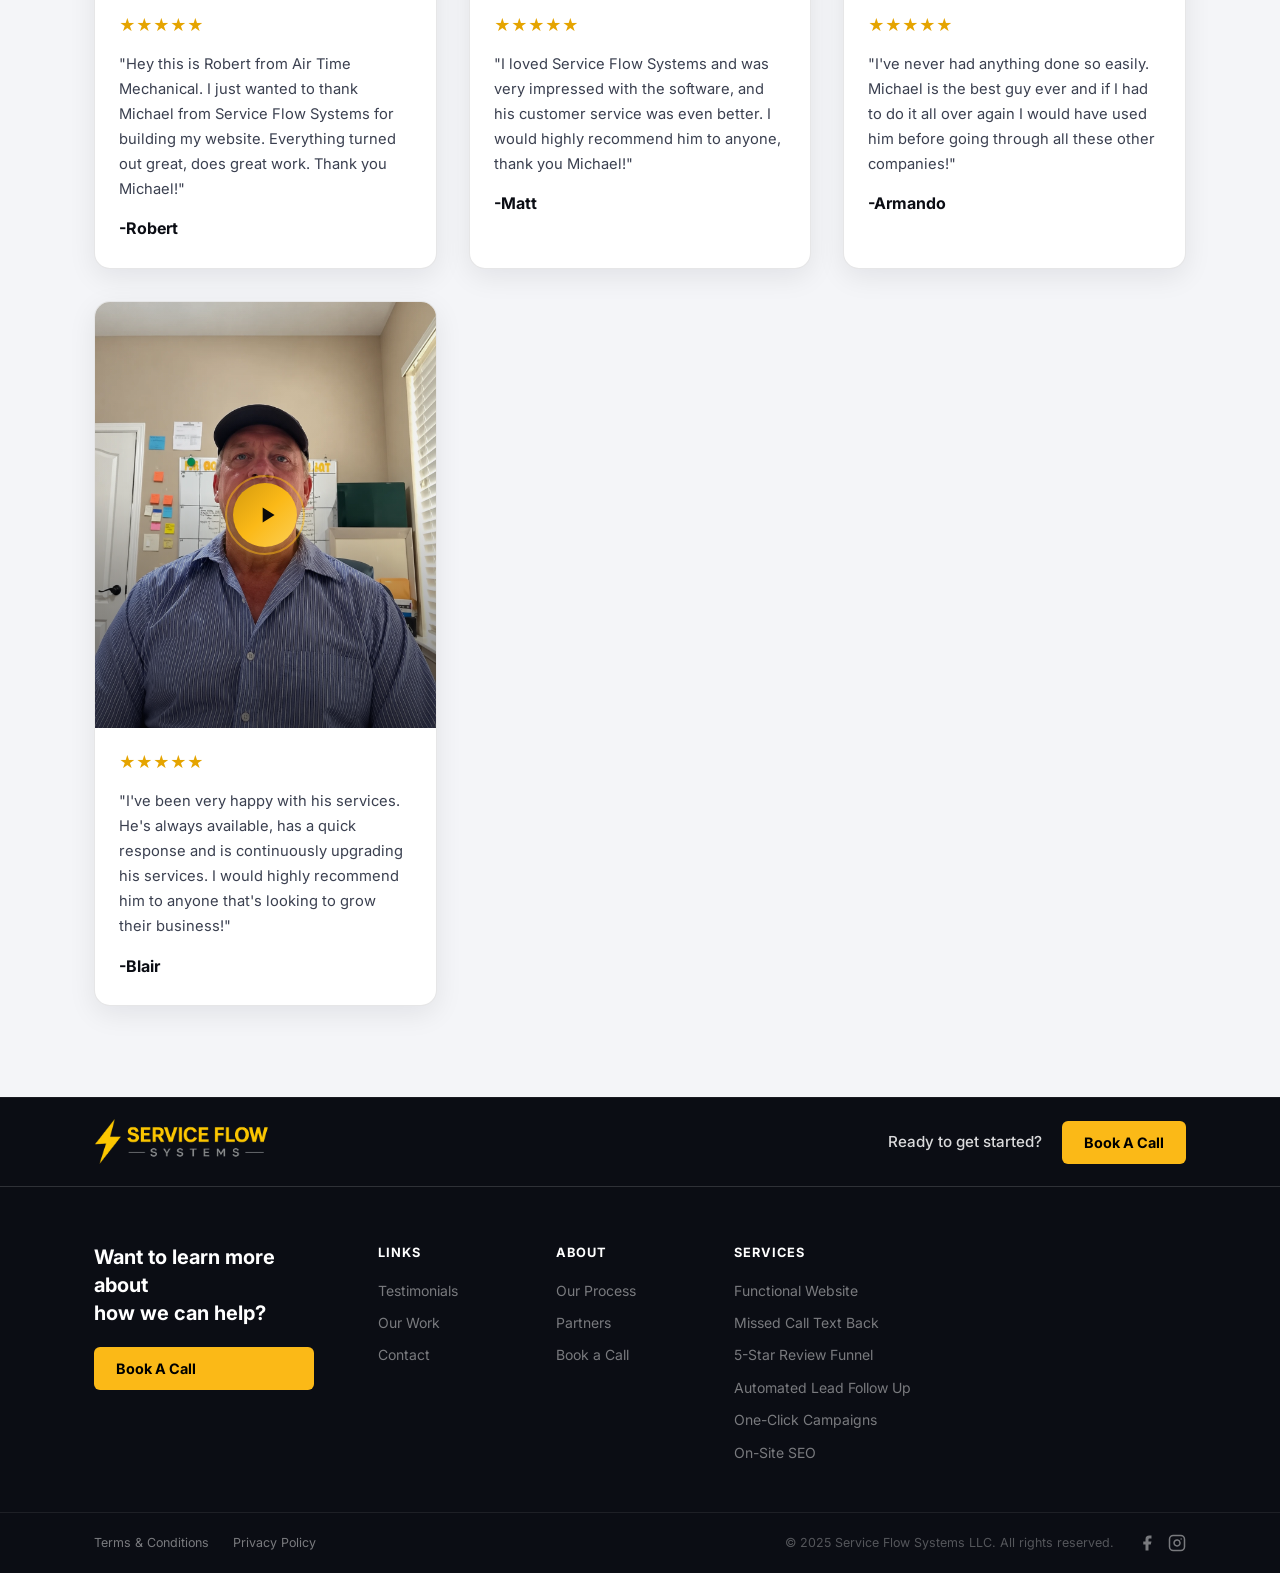
<file: video-explanation.html>
<!DOCTYPE html>
<html lang="en">
<head>
  <meta charset="UTF-8" />
  <meta name="viewport" content="width=device-width, initial-scale=1.0" />
  <title>Get More Reviews, Rank Higher, Grow Faster | Service Flow Systems</title>
  <link rel="icon" href="/favicon.ico" sizes="any" />
  <link rel="icon" type="image/png" href="/favicon.png" />
  <link rel="apple-touch-icon" href="/apple-touch-icon.png" />
  <link rel="preconnect" href="https://fonts.googleapis.com" />
  <link rel="preconnect" href="https://fonts.gstatic.com" crossorigin />
  <link href="https://fonts.googleapis.com/css2?family=Inter:wght@300;400;500;600;700;800;900&display=swap" rel="stylesheet" />
  <link rel="stylesheet" href="styles.css" />
  <meta name="description" content="Watch how Service Flow Systems helps service businesses get more Google reviews, rank higher on Google Maps and grow faster." />
</head>
<body class="vx-page">

  <!-- NAV -->
  <nav class="nav" id="navbar">
    <div class="nav-inner">
      <a href="index.html" class="logo">
        <img src="images/logo.png" alt="Service Flow Systems" class="nav-logo-img" />
      </a>
      <ul class="nav-links">
        <li><a href="index.html">Home</a></li>
        <li class="nav-dropdown">
          <button type="button" class="nav-dropdown-btn" aria-haspopup="true" aria-expanded="false">Products <svg class="nav-chevron" viewBox="0 0 24 24" fill="none" stroke="currentColor" stroke-width="2.2" stroke-linecap="round" stroke-linejoin="round"><polyline points="6 9 12 15 18 9"/></svg></button>
          <div class="nav-dropdown-menu">
            <div class="nav-dropdown-panel">
            <a href="functional-website.html" class="nav-dd-item"><span class="nav-dd-icon"><svg viewBox="0 0 24 24" fill="none" stroke="currentColor" stroke-width="1.8" stroke-linecap="round" stroke-linejoin="round"><rect x="3" y="4" width="18" height="14" rx="2"/><path d="M3 9h18M8 21h8M12 18v3"/></svg></span><span>Functional Website</span></a>
            <a href="five-star-review-funnel.html" class="nav-dd-item"><span class="nav-dd-icon"><svg viewBox="0 0 24 24" fill="none" stroke="currentColor" stroke-width="1.8" stroke-linecap="round" stroke-linejoin="round"><path d="M12 3l2.7 5.6 6.1.9-4.4 4.3 1 6.1L12 17l-5.4 2.9 1-6.1L3.2 9.5l6.1-.9z"/></svg></span><span>5-Star Magic Review Funnel</span></a>
            <a href="missed-call-text-back.html" class="nav-dd-item"><span class="nav-dd-icon"><svg viewBox="0 0 24 24" fill="none" stroke="currentColor" stroke-width="1.8" stroke-linecap="round" stroke-linejoin="round"><path d="M22 16.9v3a2 2 0 0 1-2.2 2 19.8 19.8 0 0 1-8.6-3.1 19.5 19.5 0 0 1-6-6A19.8 19.8 0 0 1 2.1 4.2 2 2 0 0 1 4.1 2h3a2 2 0 0 1 2 1.7c.1 1 .4 1.9.7 2.8a2 2 0 0 1-.5 2.1L8.1 9.9a16 16 0 0 0 6 6l1.3-1.3a2 2 0 0 1 2.1-.4c.9.3 1.8.6 2.8.7a2 2 0 0 1 1.7 2z"/></svg></span><span>Missed Call Text Back</span></a>
            <a href="one-click-marketing.html" class="nav-dd-item"><span class="nav-dd-icon"><svg viewBox="0 0 24 24" fill="none" stroke="currentColor" stroke-width="1.8" stroke-linecap="round" stroke-linejoin="round"><path d="M22 2L11 13M22 2l-7 20-4-9-9-4z"/></svg></span><span>One-Click Marketing Campaigns</span></a>
            <a href="local-seo.html" class="nav-dd-item"><span class="nav-dd-icon"><svg viewBox="0 0 24 24" fill="none" stroke="currentColor" stroke-width="1.8" stroke-linecap="round" stroke-linejoin="round"><circle cx="11" cy="11" r="7"/><path d="M21 21l-4.3-4.3"/></svg></span><span>Local SEO</span></a>
            </div>
          </div>
        </li>
        <li><a href="portfolio.html">Our Work</a></li>
        <li><a href="testimonials.html">Testimonials</a></li>
        <li><a href="index.html#process">How It Works</a></li>
      </ul>
      <a href="book-a-call.html" class="btn btn-nav">Get Started →</a>
      <button class="nav-toggle" id="navToggle">
        <span></span><span></span><span></span>
      </button>
    </div>
    <div class="nav-mobile" id="navMobile">
      <a href="index.html">Home</a>
      <span class="nav-mobile-heading">Products</span>
      <a href="functional-website.html" class="nav-mobile-sub">Functional Website</a>
      <a href="five-star-review-funnel.html" class="nav-mobile-sub">5-Star Magic Review Funnel</a>
      <a href="missed-call-text-back.html" class="nav-mobile-sub">Missed Call Text Back</a>
      <a href="one-click-marketing.html" class="nav-mobile-sub">One-Click Marketing Campaigns</a>
      <a href="local-seo.html" class="nav-mobile-sub">Local SEO</a>
      <a href="portfolio.html">Our Work</a>
      <a href="testimonials.html">Testimonials</a>
      <a href="index.html#process">How It Works</a>
      <a href="book-a-call.html" class="btn btn-gold">Get Started</a>
    </div>
  </nav>


  <!-- VIDEO EXPLANATION -->
  <section class="vx-hero">
    <div class="container">
      <span class="section-label">Websites &middot; Google reviews &middot; Google Maps ranking</span>
      <h1 class="vx-title">Get More <span class="vx-gold">Reviews</span>, Rank <span class="vx-gold">Higher</span>, Grow <span class="vx-gold">Faster</span></h1>

      <div class="vx-player" id="vxPlayer" data-video-id="painter-explainer" data-analytics-endpoint="https://script.google.com/macros/s/AKfycbyEpQZ0ublAJYcCfymqDbTgvtaNUOZ9dxdKQC6josRE9KgTiuBM9q8USSjS3RUWXkx3hQ/exec">
        <video class="vx-video" id="vxVideo" src="videos/painter-explainer.mp4" preload="auto" muted playsinline aria-label="Service Flow Systems explainer video"></video>
        <button type="button" class="vx-play" id="vxPlay" aria-label="Play video">
          <img class="vx-preview" src="images/vx-preview-painter.gif" alt="" />
          <span class="vx-play-btn" aria-hidden="true"><svg viewBox="0 0 24 24"><path d="M8 5v14l11-7z" fill="currentColor"/></svg></span>
          <span class="vx-play-label" aria-hidden="true">&#128266; Tap to hear</span>
        </button>
      </div>
    </div>
  </section>

  <!-- CLIENT TESTIMONIALS -->
  <section class="our-work vx-testis">
    <div class="container">
      <h2 class="our-work-title testi-page-title">Results speak louder.</h2>
      <p class="testi-page-sub">Real businesses. Real leads. Real growth.</p>

      <div class="testi-vgrid">
        <div class="testi-vcard" data-animate>
          <div class="testi-vcard-frame" data-local-video>
            <video class="testi-vcard-video" src="images/testimonials/testimonial-4.mp4" poster="images/testimonials/testimonial-4-poster.jpg" preload="none" muted playsinline aria-label="Client testimonial video"></video>
            <button type="button" class="testi-vcard-play" aria-label="Play video">
              <svg viewBox="0 0 24 24" aria-hidden="true"><path d="M8 5v14l11-7z" fill="currentColor"/></svg>
            </button>
          </div>
          <div class="testi-vcard-body">
            <div class="t-stars">★★★★★</div>
            <p class="testi-vcard-quote">"Hey this is Robert from Air Time Mechanical. I just wanted to thank Michael from Service Flow Systems for building my website. Everything turned out great, does great work. Thank you Michael!"</p>
            <p class="testi-vcard-name">-Robert</p>
          </div>
        </div>
        <div class="testi-vcard" data-animate>
          <div class="testi-vcard-frame" data-yt-id="2DzmhA7eZeQ">
            <img class="testi-vcard-video yt-thumb" src="images/testimonials/matt-thumb.webp" alt="Matt's testimonial video" />
            <button type="button" class="testi-vcard-play" aria-label="Play video">
              <svg viewBox="0 0 24 24" aria-hidden="true"><path d="M8 5v14l11-7z" fill="currentColor"/></svg>
            </button>
          </div>
          <div class="testi-vcard-body">
            <div class="t-stars">★★★★★</div>
            <p class="testi-vcard-quote">"I loved Service Flow Systems and was very impressed with the software, and his customer service was even better. I would highly recommend him to anyone, thank you Michael!"</p>
            <p class="testi-vcard-name">-Matt</p>
          </div>
        </div>
        <div class="testi-vcard" data-animate>
          <div class="testi-vcard-frame" data-yt-id="DJYIE__sCDI">
            <img class="testi-vcard-video yt-thumb" src="images/testimonials/armando-thumb.webp" alt="Armando's testimonial video" />
            <button type="button" class="testi-vcard-play" aria-label="Play video">
              <svg viewBox="0 0 24 24" aria-hidden="true"><path d="M8 5v14l11-7z" fill="currentColor"/></svg>
            </button>
          </div>
          <div class="testi-vcard-body">
            <div class="t-stars">★★★★★</div>
            <p class="testi-vcard-quote">"I've never had anything done so easily. Michael is the best guy ever and if I had to do it all over again I would have used him before going through all these other companies!"</p>
            <p class="testi-vcard-name">-Armando</p>
          </div>
        </div>
        <div class="testi-vcard" data-animate>
          <div class="testi-vcard-frame" data-yt-id="oDI7YL5VX-Y">
            <img class="testi-vcard-video yt-thumb" src="images/testimonials/blair-thumb.webp" alt="Blair's testimonial video" />
            <button type="button" class="testi-vcard-play" aria-label="Play video">
              <svg viewBox="0 0 24 24" aria-hidden="true"><path d="M8 5v14l11-7z" fill="currentColor"/></svg>
            </button>
          </div>
          <div class="testi-vcard-body">
            <div class="t-stars">★★★★★</div>
            <p class="testi-vcard-quote">"I've been very happy with his services. He's always available, has a quick response and is continuously upgrading his services. I would highly recommend him to anyone that's looking to grow their business!"</p>
            <p class="testi-vcard-name">-Blair</p>
          </div>
        </div>
      </div>
    </div>
  </section>

  <!-- FOOTER -->
  <footer class="footer">
    <!-- Top bar -->
    <div class="footer-topbar">
      <div class="container footer-topbar-inner">
        <a href="index.html" class="logo">
          <img src="images/logo.png" alt="Service Flow Systems" class="footer-logo-img">
        </a>
        <div class="footer-topbar-cta">
          <span class="footer-topbar-text">Ready to get started?</span>
          <a href="book-a-call.html" class="btn footer-cta-btn">Book A Call</a>
        </div>
      </div>
    </div>

    <!-- Main section -->
    <div class="footer-main">
      <div class="container footer-main-inner">
        <!-- Left blurb -->
        <div class="footer-blurb">
          <p class="footer-blurb-text">Want to learn more about<br>how we can help?</p>
          <a href="book-a-call.html" class="btn footer-cta-btn">Book A Call</a>
        </div>

        <!-- Link columns -->
        <div class="footer-links">
          <div class="footer-col">
            <h4>Links</h4>
            <a href="testimonials.html">Testimonials</a>
            <a href="index.html#work">Our Work</a>
            <a href="book-a-call.html">Contact</a>
          </div>
          <div class="footer-col">
            <h4>About</h4>
            <a href="index.html#process">Our Process</a>
            <a href="index.html#legit">Partners</a>
            <a href="book-a-call.html">Book a Call</a>
          </div>
          <div class="footer-col">
            <h4>Services</h4>
            <a href="functional-website.html">Functional Website</a>
            <a href="missed-call-text-back.html">Missed Call Text Back</a>
            <a href="five-star-review-funnel.html">5-Star Review Funnel</a>
            <a href="index.html#services">Automated Lead Follow Up</a>
            <a href="one-click-marketing.html">One-Click Campaigns</a>
            <a href="local-seo.html">On-Site SEO</a>
          </div>
        </div>
      </div>
    </div>

    <!-- Bottom bar -->
    <div class="footer-bottom">
      <div class="container footer-bottom-inner">
        <a href="index.html">Terms &amp; Conditions</a>
        <a href="index.html">Privacy Policy</a>
        <span>© 2025 Service Flow Systems LLC. All rights reserved.</span>
        <div class="footer-social">
          <a href="index.html" class="footer-social-link" aria-label="Facebook">
            <svg xmlns="http://www.w3.org/2000/svg" width="18" height="18" viewBox="0 0 24 24" fill="currentColor"><path d="M18 2h-3a5 5 0 0 0-5 5v3H7v4h3v8h4v-8h3l1-4h-4V7a1 1 0 0 1 1-1h3z"/></svg>
          </a>
          <a href="index.html" class="footer-social-link" aria-label="Instagram">
            <svg xmlns="http://www.w3.org/2000/svg" width="18" height="18" viewBox="0 0 24 24" fill="none" stroke="currentColor" stroke-width="2" stroke-linecap="round" stroke-linejoin="round"><rect x="2" y="2" width="20" height="20" rx="5" ry="5"/><path d="M16 11.37A4 4 0 1 1 12.63 8 4 4 0 0 1 16 11.37z"/><line x1="17.5" y1="6.5" x2="17.51" y2="6.5"/></svg>
          </a>
        </div>
      </div>
    </div>
  </footer>

  <script src="script.js"></script>
  <script src="video-explanation.js"></script>
</body>
</html>
</file>
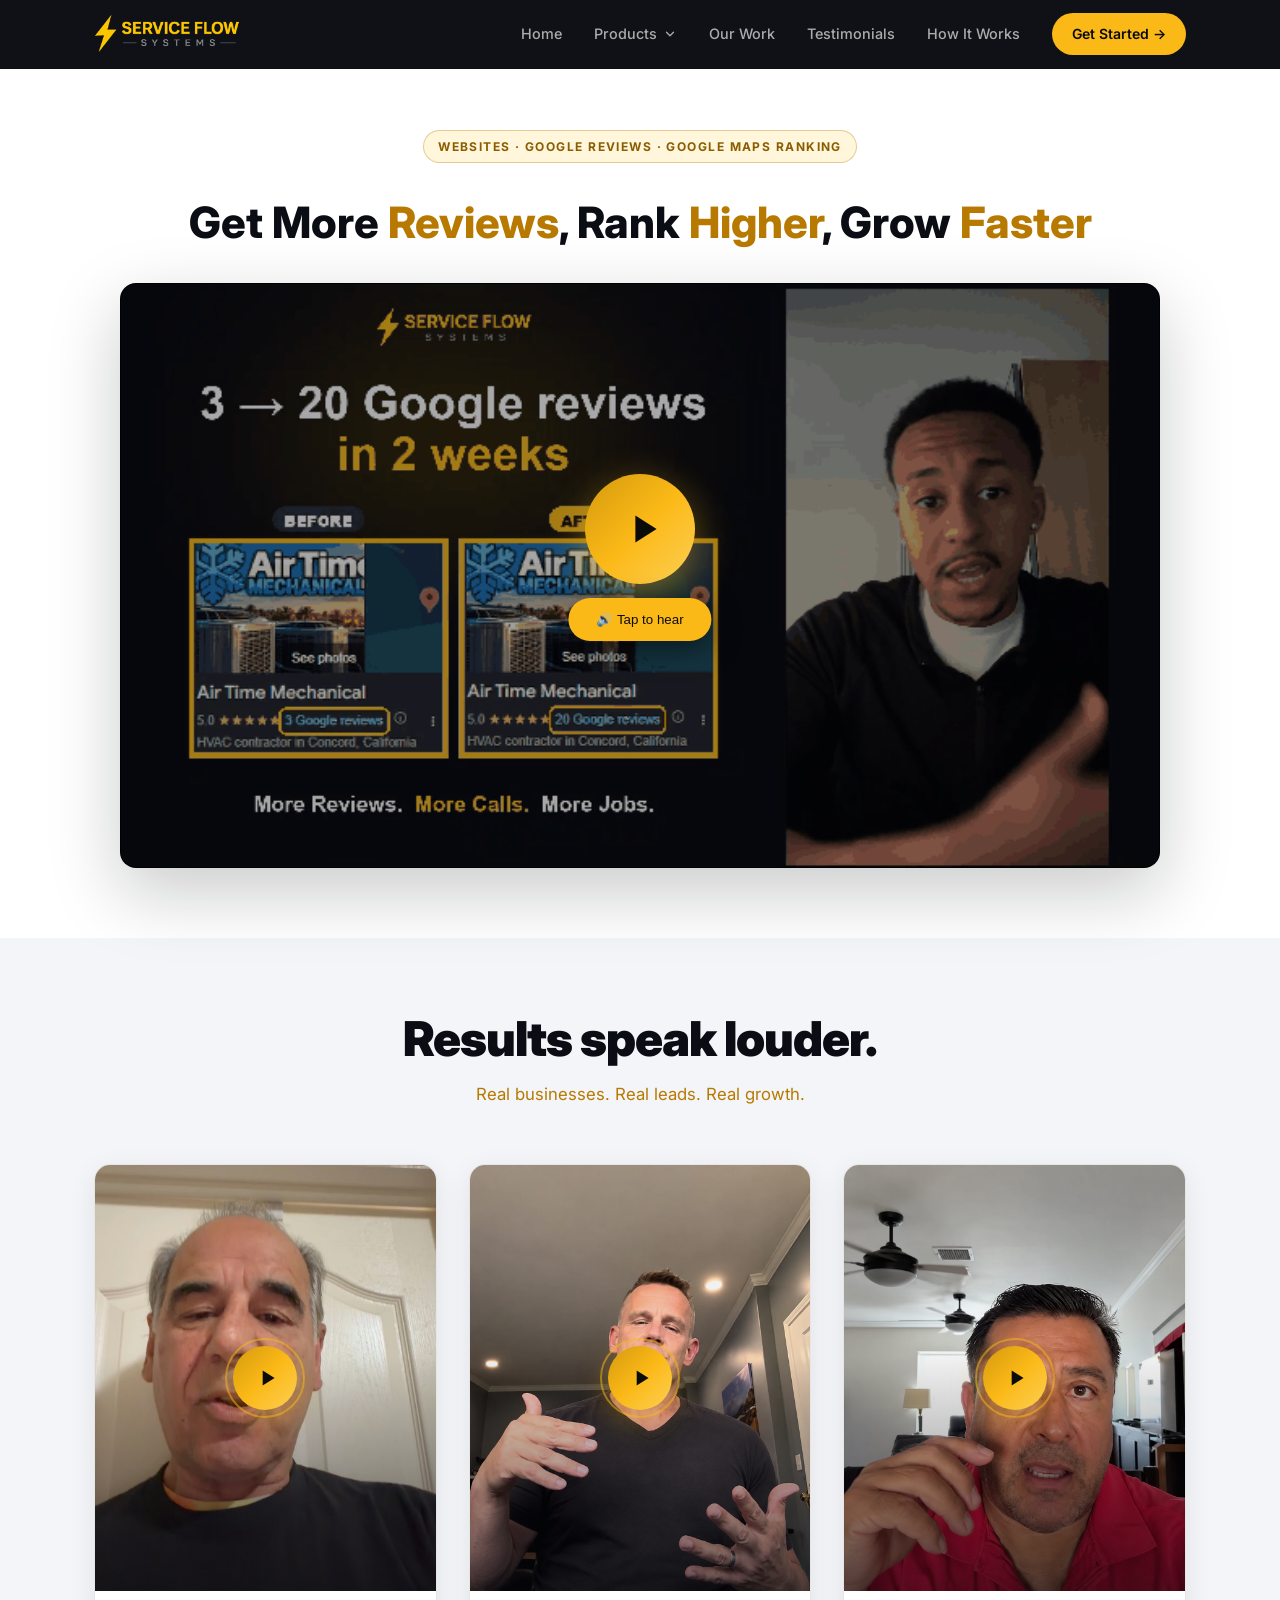
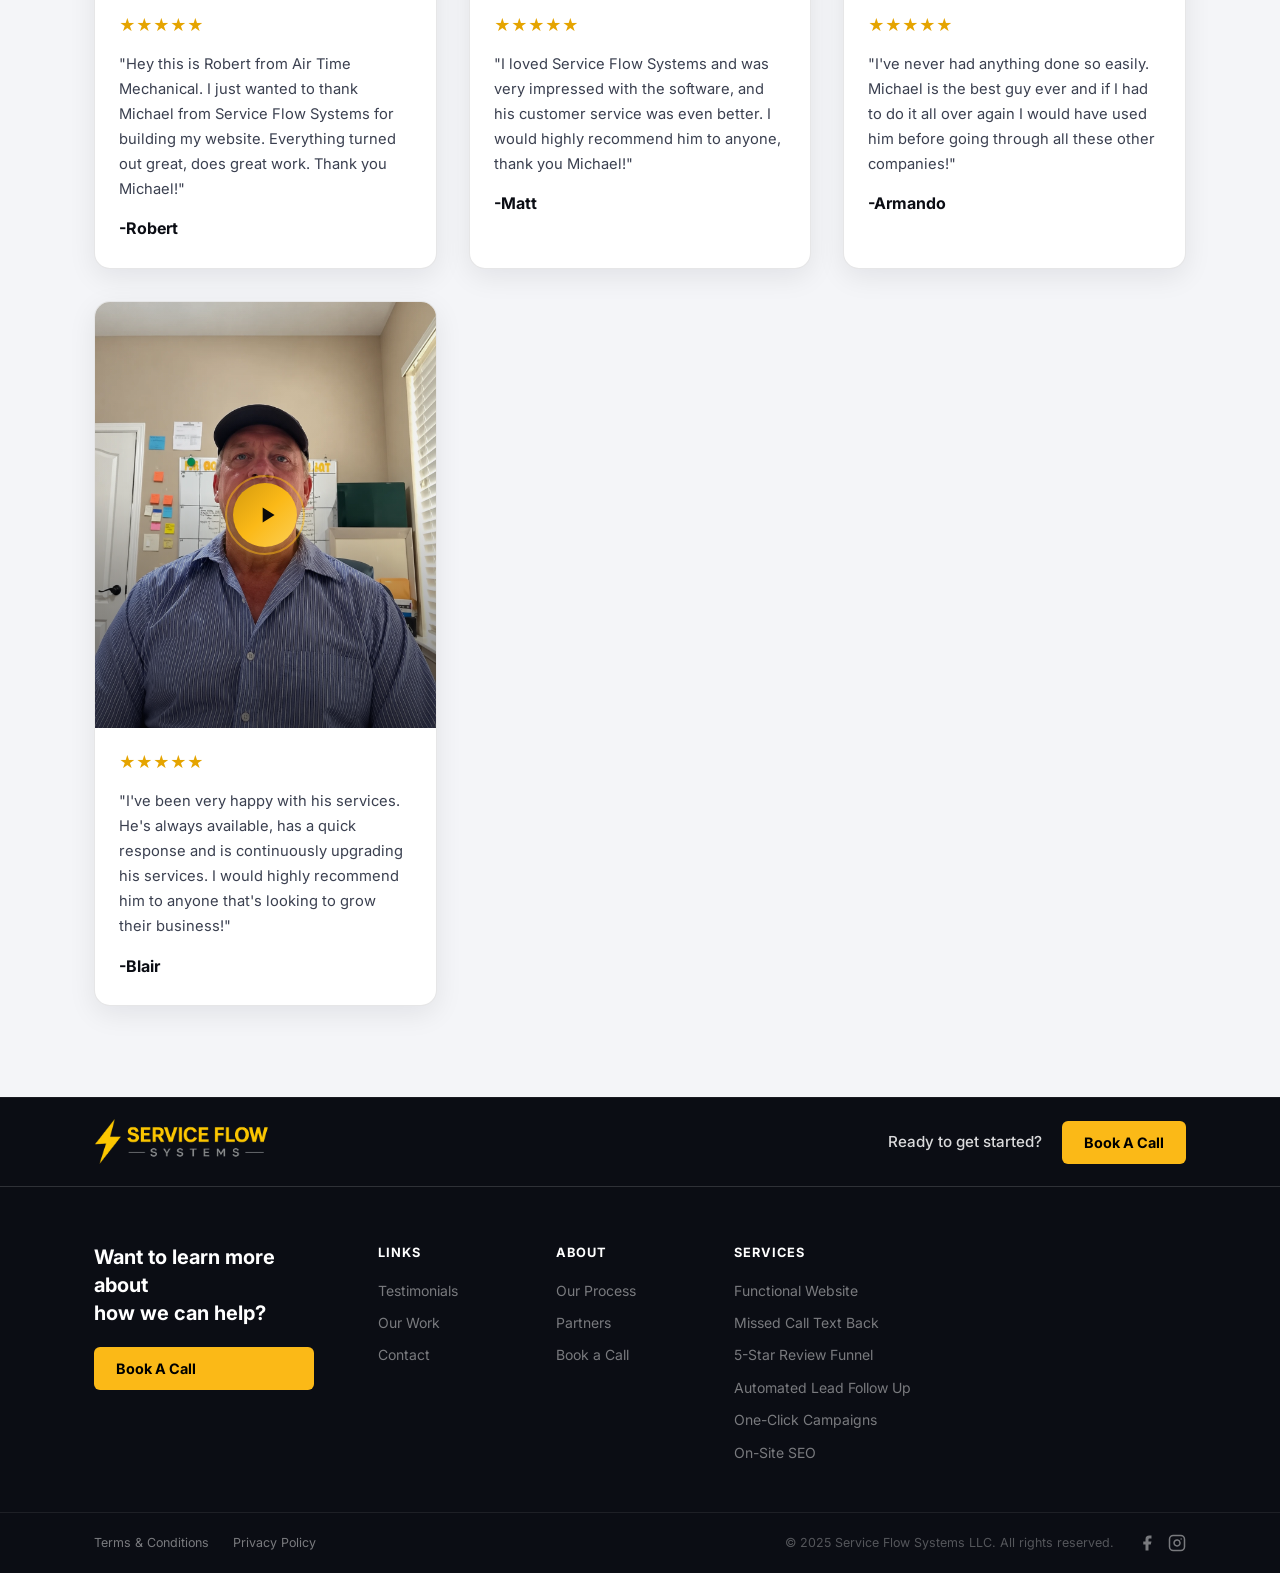
<file: video-explanation1.html>
<!DOCTYPE html>
<html lang="en">
<head>
  <meta charset="UTF-8" />
  <meta name="viewport" content="width=device-width, initial-scale=1.0" />
  <title>Get More Reviews, Rank Higher, Grow Faster | Service Flow Systems</title>
  <link rel="icon" href="/favicon.ico" sizes="any" />
  <link rel="icon" type="image/png" href="/favicon.png" />
  <link rel="apple-touch-icon" href="/apple-touch-icon.png" />
  <link rel="preconnect" href="https://fonts.googleapis.com" />
  <link rel="preconnect" href="https://fonts.gstatic.com" crossorigin />
  <link href="https://fonts.googleapis.com/css2?family=Inter:wght@300;400;500;600;700;800;900&display=swap" rel="stylesheet" />
  <link rel="stylesheet" href="styles.css" />
  <meta name="description" content="Watch how Service Flow Systems helps service businesses get more Google reviews, rank higher on Google Maps and grow faster." />
</head>
<body class="vx-page">

  <!-- NAV -->
  <nav class="nav" id="navbar">
    <div class="nav-inner">
      <a href="index.html" class="logo">
        <img src="images/logo.png" alt="Service Flow Systems" class="nav-logo-img" />
      </a>
      <ul class="nav-links">
        <li><a href="index.html">Home</a></li>
        <li class="nav-dropdown">
          <button type="button" class="nav-dropdown-btn" aria-haspopup="true" aria-expanded="false">Products <svg class="nav-chevron" viewBox="0 0 24 24" fill="none" stroke="currentColor" stroke-width="2.2" stroke-linecap="round" stroke-linejoin="round"><polyline points="6 9 12 15 18 9"/></svg></button>
          <div class="nav-dropdown-menu">
            <div class="nav-dropdown-panel">
            <a href="functional-website.html" class="nav-dd-item"><span class="nav-dd-icon"><svg viewBox="0 0 24 24" fill="none" stroke="currentColor" stroke-width="1.8" stroke-linecap="round" stroke-linejoin="round"><rect x="3" y="4" width="18" height="14" rx="2"/><path d="M3 9h18M8 21h8M12 18v3"/></svg></span><span>Functional Website</span></a>
            <a href="five-star-review-funnel.html" class="nav-dd-item"><span class="nav-dd-icon"><svg viewBox="0 0 24 24" fill="none" stroke="currentColor" stroke-width="1.8" stroke-linecap="round" stroke-linejoin="round"><path d="M12 3l2.7 5.6 6.1.9-4.4 4.3 1 6.1L12 17l-5.4 2.9 1-6.1L3.2 9.5l6.1-.9z"/></svg></span><span>5-Star Magic Review Funnel</span></a>
            <a href="missed-call-text-back.html" class="nav-dd-item"><span class="nav-dd-icon"><svg viewBox="0 0 24 24" fill="none" stroke="currentColor" stroke-width="1.8" stroke-linecap="round" stroke-linejoin="round"><path d="M22 16.9v3a2 2 0 0 1-2.2 2 19.8 19.8 0 0 1-8.6-3.1 19.5 19.5 0 0 1-6-6A19.8 19.8 0 0 1 2.1 4.2 2 2 0 0 1 4.1 2h3a2 2 0 0 1 2 1.7c.1 1 .4 1.9.7 2.8a2 2 0 0 1-.5 2.1L8.1 9.9a16 16 0 0 0 6 6l1.3-1.3a2 2 0 0 1 2.1-.4c.9.3 1.8.6 2.8.7a2 2 0 0 1 1.7 2z"/></svg></span><span>Missed Call Text Back</span></a>
            <a href="one-click-marketing.html" class="nav-dd-item"><span class="nav-dd-icon"><svg viewBox="0 0 24 24" fill="none" stroke="currentColor" stroke-width="1.8" stroke-linecap="round" stroke-linejoin="round"><path d="M22 2L11 13M22 2l-7 20-4-9-9-4z"/></svg></span><span>One-Click Marketing Campaigns</span></a>
            <a href="local-seo.html" class="nav-dd-item"><span class="nav-dd-icon"><svg viewBox="0 0 24 24" fill="none" stroke="currentColor" stroke-width="1.8" stroke-linecap="round" stroke-linejoin="round"><circle cx="11" cy="11" r="7"/><path d="M21 21l-4.3-4.3"/></svg></span><span>Local SEO</span></a>
            </div>
          </div>
        </li>
        <li><a href="portfolio.html">Our Work</a></li>
        <li><a href="testimonials.html">Testimonials</a></li>
        <li><a href="index.html#process">How It Works</a></li>
      </ul>
      <a href="book-a-call.html" class="btn btn-nav">Get Started →</a>
      <button class="nav-toggle" id="navToggle">
        <span></span><span></span><span></span>
      </button>
    </div>
    <div class="nav-mobile" id="navMobile">
      <a href="index.html">Home</a>
      <span class="nav-mobile-heading">Products</span>
      <a href="functional-website.html" class="nav-mobile-sub">Functional Website</a>
      <a href="five-star-review-funnel.html" class="nav-mobile-sub">5-Star Magic Review Funnel</a>
      <a href="missed-call-text-back.html" class="nav-mobile-sub">Missed Call Text Back</a>
      <a href="one-click-marketing.html" class="nav-mobile-sub">One-Click Marketing Campaigns</a>
      <a href="local-seo.html" class="nav-mobile-sub">Local SEO</a>
      <a href="portfolio.html">Our Work</a>
      <a href="testimonials.html">Testimonials</a>
      <a href="index.html#process">How It Works</a>
      <a href="book-a-call.html" class="btn btn-gold">Get Started</a>
    </div>
  </nav>


  <!-- VIDEO EXPLANATION -->
  <section class="vx-hero">
    <div class="container">
      <span class="section-label">Websites &middot; Google reviews &middot; Google Maps ranking</span>
      <h1 class="vx-title">Get More <span class="vx-gold">Reviews</span>, Rank <span class="vx-gold">Higher</span>, Grow <span class="vx-gold">Faster</span></h1>

      <div class="vx-player" id="vxPlayer" data-video-id="auto-explainer" data-analytics-endpoint="https://script.google.com/macros/s/AKfycbyEpQZ0ublAJYcCfymqDbTgvtaNUOZ9dxdKQC6josRE9KgTiuBM9q8USSjS3RUWXkx3hQ/exec">
        <video class="vx-video" id="vxVideo" src="videos/auto-explainer.mp4" preload="auto" muted playsinline aria-label="Service Flow Systems explainer video"></video>
        <button type="button" class="vx-play" id="vxPlay" aria-label="Play video">
          <img class="vx-preview" src="images/vx-preview-electrician.gif" alt="" />
          <span class="vx-play-btn" aria-hidden="true"><svg viewBox="0 0 24 24"><path d="M8 5v14l11-7z" fill="currentColor"/></svg></span>
          <span class="vx-play-label" aria-hidden="true">&#128266; Tap to hear</span>
        </button>
      </div>
    </div>
  </section>

  <!-- CLIENT TESTIMONIALS -->
  <section class="our-work vx-testis">
    <div class="container">
      <h2 class="our-work-title testi-page-title">Results speak louder.</h2>
      <p class="testi-page-sub">Real businesses. Real leads. Real growth.</p>

      <div class="testi-vgrid">
        <div class="testi-vcard" data-animate>
          <div class="testi-vcard-frame" data-local-video>
            <video class="testi-vcard-video" src="images/testimonials/testimonial-4.mp4" poster="images/testimonials/testimonial-4-poster.jpg" preload="none" muted playsinline aria-label="Client testimonial video"></video>
            <button type="button" class="testi-vcard-play" aria-label="Play video">
              <svg viewBox="0 0 24 24" aria-hidden="true"><path d="M8 5v14l11-7z" fill="currentColor"/></svg>
            </button>
          </div>
          <div class="testi-vcard-body">
            <div class="t-stars">★★★★★</div>
            <p class="testi-vcard-quote">"Hey this is Robert from Air Time Mechanical. I just wanted to thank Michael from Service Flow Systems for building my website. Everything turned out great, does great work. Thank you Michael!"</p>
            <p class="testi-vcard-name">-Robert</p>
          </div>
        </div>
        <div class="testi-vcard" data-animate>
          <div class="testi-vcard-frame" data-yt-id="2DzmhA7eZeQ">
            <img class="testi-vcard-video yt-thumb" src="images/testimonials/matt-thumb.webp" alt="Matt's testimonial video" />
            <button type="button" class="testi-vcard-play" aria-label="Play video">
              <svg viewBox="0 0 24 24" aria-hidden="true"><path d="M8 5v14l11-7z" fill="currentColor"/></svg>
            </button>
          </div>
          <div class="testi-vcard-body">
            <div class="t-stars">★★★★★</div>
            <p class="testi-vcard-quote">"I loved Service Flow Systems and was very impressed with the software, and his customer service was even better. I would highly recommend him to anyone, thank you Michael!"</p>
            <p class="testi-vcard-name">-Matt</p>
          </div>
        </div>
        <div class="testi-vcard" data-animate>
          <div class="testi-vcard-frame" data-yt-id="DJYIE__sCDI">
            <img class="testi-vcard-video yt-thumb" src="images/testimonials/armando-thumb.webp" alt="Armando's testimonial video" />
            <button type="button" class="testi-vcard-play" aria-label="Play video">
              <svg viewBox="0 0 24 24" aria-hidden="true"><path d="M8 5v14l11-7z" fill="currentColor"/></svg>
            </button>
          </div>
          <div class="testi-vcard-body">
            <div class="t-stars">★★★★★</div>
            <p class="testi-vcard-quote">"I've never had anything done so easily. Michael is the best guy ever and if I had to do it all over again I would have used him before going through all these other companies!"</p>
            <p class="testi-vcard-name">-Armando</p>
          </div>
        </div>
        <div class="testi-vcard" data-animate>
          <div class="testi-vcard-frame" data-yt-id="oDI7YL5VX-Y">
            <img class="testi-vcard-video yt-thumb" src="images/testimonials/blair-thumb.webp" alt="Blair's testimonial video" />
            <button type="button" class="testi-vcard-play" aria-label="Play video">
              <svg viewBox="0 0 24 24" aria-hidden="true"><path d="M8 5v14l11-7z" fill="currentColor"/></svg>
            </button>
          </div>
          <div class="testi-vcard-body">
            <div class="t-stars">★★★★★</div>
            <p class="testi-vcard-quote">"I've been very happy with his services. He's always available, has a quick response and is continuously upgrading his services. I would highly recommend him to anyone that's looking to grow their business!"</p>
            <p class="testi-vcard-name">-Blair</p>
          </div>
        </div>
      </div>
    </div>
  </section>

  <!-- FOOTER -->
  <footer class="footer">
    <!-- Top bar -->
    <div class="footer-topbar">
      <div class="container footer-topbar-inner">
        <a href="index.html" class="logo">
          <img src="images/logo.png" alt="Service Flow Systems" class="footer-logo-img">
        </a>
        <div class="footer-topbar-cta">
          <span class="footer-topbar-text">Ready to get started?</span>
          <a href="book-a-call.html" class="btn footer-cta-btn">Book A Call</a>
        </div>
      </div>
    </div>

    <!-- Main section -->
    <div class="footer-main">
      <div class="container footer-main-inner">
        <!-- Left blurb -->
        <div class="footer-blurb">
          <p class="footer-blurb-text">Want to learn more about<br>how we can help?</p>
          <a href="book-a-call.html" class="btn footer-cta-btn">Book A Call</a>
        </div>

        <!-- Link columns -->
        <div class="footer-links">
          <div class="footer-col">
            <h4>Links</h4>
            <a href="testimonials.html">Testimonials</a>
            <a href="index.html#work">Our Work</a>
            <a href="book-a-call.html">Contact</a>
          </div>
          <div class="footer-col">
            <h4>About</h4>
            <a href="index.html#process">Our Process</a>
            <a href="index.html#legit">Partners</a>
            <a href="book-a-call.html">Book a Call</a>
          </div>
          <div class="footer-col">
            <h4>Services</h4>
            <a href="functional-website.html">Functional Website</a>
            <a href="missed-call-text-back.html">Missed Call Text Back</a>
            <a href="five-star-review-funnel.html">5-Star Review Funnel</a>
            <a href="index.html#services">Automated Lead Follow Up</a>
            <a href="one-click-marketing.html">One-Click Campaigns</a>
            <a href="local-seo.html">On-Site SEO</a>
          </div>
        </div>
      </div>
    </div>

    <!-- Bottom bar -->
    <div class="footer-bottom">
      <div class="container footer-bottom-inner">
        <a href="index.html">Terms &amp; Conditions</a>
        <a href="index.html">Privacy Policy</a>
        <span>© 2025 Service Flow Systems LLC. All rights reserved.</span>
        <div class="footer-social">
          <a href="index.html" class="footer-social-link" aria-label="Facebook">
            <svg xmlns="http://www.w3.org/2000/svg" width="18" height="18" viewBox="0 0 24 24" fill="currentColor"><path d="M18 2h-3a5 5 0 0 0-5 5v3H7v4h3v8h4v-8h3l1-4h-4V7a1 1 0 0 1 1-1h3z"/></svg>
          </a>
          <a href="index.html" class="footer-social-link" aria-label="Instagram">
            <svg xmlns="http://www.w3.org/2000/svg" width="18" height="18" viewBox="0 0 24 24" fill="none" stroke="currentColor" stroke-width="2" stroke-linecap="round" stroke-linejoin="round"><rect x="2" y="2" width="20" height="20" rx="5" ry="5"/><path d="M16 11.37A4 4 0 1 1 12.63 8 4 4 0 0 1 16 11.37z"/><line x1="17.5" y1="6.5" x2="17.51" y2="6.5"/></svg>
          </a>
        </div>
      </div>
    </div>
  </footer>

  <script src="script.js"></script>
  <script src="video-explanation.js"></script>
</body>
</html>
</file>
<file: styles.css>
/* ── Reset & Base ── */
*, *::before, *::after { box-sizing: border-box; margin: 0; padding: 0; }

:root {
  --gold: #fbb917;
  --gold-light: #fccf55;
  --gold-dark: #d49a0e;
  --gold-bg: #fffbec;
  --white: #FFFFFF;
  --off-white: #FAFAF8;
  --gray-50: #F7F7F5;
  --gray-100: #EFEFEC;
  --gray-200: #DEDDD8;
  --gray-400: #9B9A94;
  --gray-600: #5C5B56;
  --gray-800: #2C2B27;
  --black: #161614;
  --radius: 16px;
  --radius-sm: 10px;
  --shadow: 0 4px 24px rgba(0,0,0,0.08);
  --shadow-lg: 0 12px 48px rgba(0,0,0,0.12);
  --shadow-gold: 0 8px 32px rgba(201,168,76,0.25);
}

html { scroll-behavior: smooth; }

body {
  font-family: 'Inter', sans-serif;
  background: var(--white);
  color: var(--gray-800);
  line-height: 1.6;
  overflow-x: hidden;
}

.container {
  max-width: 1140px;
  margin: 0 auto;
  padding: 0 24px;
}

/* ── Typography helpers ── */
.gradient-text {
  background: linear-gradient(135deg, var(--gold-dark) 0%, var(--gold) 50%, var(--gold-light) 100%);
  -webkit-background-clip: text;
  -webkit-text-fill-color: transparent;
  background-clip: text;
}

.section-label {
  display: inline-block;
  font-size: 0.75rem;
  font-weight: 700;
  letter-spacing: 0.12em;
  text-transform: uppercase;
  color: var(--gold-dark);
  background: var(--gold-bg);
  border: 1px solid rgba(201,168,76,0.3);
  padding: 6px 14px;
  border-radius: 100px;
  margin-bottom: 16px;
}

.section-title {
  font-size: clamp(2rem, 4vw, 3rem);
  font-weight: 800;
  line-height: 1.15;
  color: var(--black);
  margin-bottom: 16px;
}

.section-sub {
  font-size: 1.1rem;
  color: var(--gray-600);
  max-width: 560px;
  margin: 0 auto 56px;
  text-align: center;
}

/* ── Buttons ── */
.btn {
  display: inline-flex;
  align-items: center;
  gap: 6px;
  font-family: inherit;
  font-size: 0.95rem;
  font-weight: 600;
  padding: 12px 24px;
  border-radius: 100px;
  text-decoration: none;
  border: none;
  cursor: pointer;
  transition: all 0.2s ease;
  white-space: nowrap;
}

.btn-gold {
  background: linear-gradient(135deg, var(--gold-dark), var(--gold), var(--gold-light));
  color: var(--white);
  box-shadow: var(--shadow-gold);
}
.btn-gold:hover {
  transform: translateY(-2px);
  box-shadow: 0 12px 40px rgba(201,168,76,0.35);
}

.btn-outline {
  background: transparent;
  color: var(--gray-800);
  border: 2px solid var(--gray-200);
}
.btn-outline:hover {
  border-color: var(--gold);
  color: var(--gold-dark);
}

.btn-nav {
  background: var(--black);
  color: var(--white);
  font-size: 0.875rem;
  padding: 10px 20px;
}
.btn-nav:hover {
  background: var(--gold-dark);
}

.btn-lg {
  font-size: 1rem;
  padding: 16px 32px;
}

.btn-full { width: 100%; justify-content: center; }

/* ── Nav ── */
.nav {
  position: fixed;
  top: 0; left: 0; right: 0;
  z-index: 1000;
  background: rgba(255,255,255,0.92);
  backdrop-filter: blur(16px);
  border-bottom: 1px solid transparent;
  transition: border-color 0.3s, box-shadow 0.3s;
}
.nav.scrolled {
  border-color: var(--gray-100);
  box-shadow: 0 2px 20px rgba(0,0,0,0.07);
}

.nav-inner {
  display: flex;
  align-items: center;
  gap: 32px;
  height: 68px;
  max-width: 1140px;
  margin: 0 auto;
  padding: 0 24px;
}

.logo {
  display: flex;
  align-items: center;
  gap: 8px;
  text-decoration: none;
  flex-shrink: 0;
}
.logo-icon { font-size: 1.4rem; }
.logo-text {
  font-size: 1rem;
  font-weight: 700;
  color: var(--black);
}
.logo-accent { color: var(--gold-dark); }

.nav-links {
  display: flex;
  list-style: none;
  gap: 32px;
  margin-left: auto;
}
.nav-links a {
  text-decoration: none;
  font-size: 0.9rem;
  font-weight: 500;
  color: var(--gray-600);
  transition: color 0.2s;
}
.nav-links a:hover { color: var(--black); }

.nav-toggle {
  display: none;
  flex-direction: column;
  gap: 5px;
  background: none;
  border: none;
  cursor: pointer;
  padding: 4px;
  margin-left: auto;
}
.nav-toggle span {
  display: block;
  width: 22px;
  height: 2px;
  background: var(--black);
  border-radius: 2px;
  transition: all 0.3s;
}

.nav-mobile {
  display: none;
  flex-direction: column;
  padding: 16px 24px 20px;
  border-top: 1px solid var(--gray-100);
  gap: 4px;
}
.nav-mobile a {
  padding: 12px 0;
  text-decoration: none;
  font-weight: 500;
  color: var(--gray-800);
  font-size: 1rem;
  border-bottom: 1px solid var(--gray-100);
}
.nav-mobile a:last-child { border: none; margin-top: 12px; text-align: center; }
.nav-mobile.open { display: flex; }

/* ── Hero ── */
.hero {
  min-height: 100vh;
  display: flex;
  flex-direction: column;
  justify-content: center;
  padding: 120px 0 80px;
  background: var(--white);
  position: relative;
  overflow: hidden;
  text-align: center;
}

.hero-bg-pattern {
  position: absolute;
  inset: 0;
  background:
    radial-gradient(ellipse 60% 50% at 50% -10%, rgba(201,168,76,0.12) 0%, transparent 70%),
    radial-gradient(circle at 10% 80%, rgba(201,168,76,0.06) 0%, transparent 50%),
    radial-gradient(circle at 90% 20%, rgba(201,168,76,0.06) 0%, transparent 50%);
  pointer-events: none;
}

.hero-badge {
  display: inline-flex;
  align-items: center;
  gap: 8px;
  font-size: 0.8rem;
  font-weight: 600;
  letter-spacing: 0.06em;
  text-transform: uppercase;
  color: var(--gold-dark);
  background: var(--gold-bg);
  border: 1px solid rgba(201,168,76,0.4);
  padding: 8px 18px;
  border-radius: 100px;
  margin-bottom: 28px;
}

.hero-title {
  font-size: clamp(2.6rem, 6vw, 4.5rem);
  font-weight: 900;
  line-height: 1.1;
  color: var(--black);
  margin-bottom: 24px;
  letter-spacing: -0.02em;
}

.hero-title-gold {
  font-size: clamp(0.85rem, calc(5vw - 2px), 2.2rem);
  font-weight: 800;
  line-height: 1.25;
  color: var(--gold);
  max-width: 980px;
  margin: 0 auto 8px;
  letter-spacing: -0.01em;
}

.hero-price-line {
  font-size: clamp(1.6rem, 3vw, 2.1rem);
  font-weight: 800;
  font-style: italic;
  color: var(--black);
  margin-bottom: 24px;
}

.hero-video-wrap {
  width: 100%;
  max-width: 820px;
  margin: 0 auto 32px;
  text-align: center;
}

.hero-video {
  display: block;
  width: 100%;
  aspect-ratio: 16 / 9;
  background: #000;
  border-radius: 16px;
  box-shadow: 0 20px 50px rgba(0, 0, 0, 0.25);
}

.hero-video-link {
  display: inline-block;
  margin-top: 12px;
  font-size: 0.95rem;
  font-weight: 600;
  color: var(--black);
  text-decoration: underline;
}

.hero-sub {
  font-size: clamp(1rem, 2vw, 1.2rem);
  color: var(--gray-600);
  max-width: 600px;
  margin: 0 auto 40px;
  line-height: 1.7;
}

.hero-cta {
  display: flex;
  align-items: center;
  justify-content: center;
  gap: 16px;
  flex-wrap: wrap;
  margin-bottom: 60px;
}

.hero-trust {
  display: inline-flex;
  align-items: center;
  gap: 32px;
  background: var(--white);
  border: 1px solid var(--gray-100);
  border-radius: 100px;
  padding: 16px 36px;
  box-shadow: var(--shadow);
}

.trust-item {
  display: flex;
  flex-direction: column;
  align-items: center;
  gap: 2px;
}
.trust-num {
  font-size: 1.3rem;
  font-weight: 800;
  color: var(--black);
}
.trust-label {
  font-size: 0.72rem;
  color: var(--gray-400);
  font-weight: 500;
  white-space: nowrap;
}
.trust-divider {
  width: 1px;
  height: 36px;
  background: var(--gray-200);
}

.hero-scroll-hint {
  position: absolute;
  bottom: 32px;
  left: 50%;
  transform: translateX(-50%);
  font-size: 0.75rem;
  color: var(--gray-400);
  animation: bounce 2s infinite;
}

@keyframes bounce {
  0%, 100% { transform: translateX(-50%) translateY(0); }
  50% { transform: translateX(-50%) translateY(6px); }
}

/* ── Logo Strip ── */
.logo-strip {
  background: var(--gray-50);
  border-top: 1px solid var(--gray-100);
  border-bottom: 1px solid var(--gray-100);
  padding: 28px 0;
  text-align: center;
}

.strip-label {
  font-size: 0.78rem;
  font-weight: 600;
  color: var(--gray-400);
  text-transform: uppercase;
  letter-spacing: 0.08em;
  margin-bottom: 16px;
}

.strip-icons {
  display: flex;
  flex-wrap: wrap;
  justify-content: center;
  gap: 12px 24px;
}

.strip-icon {
  font-size: 0.85rem;
  font-weight: 600;
  color: var(--gray-600);
  background: var(--white);
  border: 1px solid var(--gray-200);
  padding: 6px 14px;
  border-radius: 100px;
}

/* ── Hero Split Layout ── */
.hero-split {
  text-align: center;
  padding: 108px 0 12px;
  min-height: 0;
  justify-content: flex-start;
}
.hero-split .hero-badge { display: inline-flex; }

.hero-split-inner {
  display: grid;
  grid-template-columns: 1fr;
  gap: 32px;
  align-items: center;
  justify-items: center;
  max-width: 980px;
  margin: 0 auto;
}

.hero-left { display: flex; flex-direction: column; align-items: center; gap: 0; }
.hero-left .hero-cta { justify-content: center; }
.hero-left .hero-trust {
  display: inline-flex;
  align-self: center;
  margin-top: 32px;
  flex-wrap: wrap;
  gap: 16px;
  background: var(--white);
  border: 1px solid var(--gray-100);
  border-radius: var(--radius);
  padding: 16px 24px;
  box-shadow: var(--shadow);
}

/* ── Dashboard Image ── */
.hero-right { position: relative; }

.hero-dashboard-img {
  width: 100%;
  height: auto;
  display: block;
  filter: drop-shadow(0 24px 60px rgba(0,0,0,0.12));
  animation: floatImg 4s ease-in-out infinite;
}

@keyframes floatImg {
  0%, 100% { transform: translateY(0); }
  50% { transform: translateY(-10px); }
}

.dashboard {
  background: var(--white);
  border: 1.5px solid var(--gray-100);
  border-radius: 20px;
  padding: 20px;
  box-shadow: 0 24px 80px rgba(0,0,0,0.1), 0 4px 24px rgba(201,168,76,0.08);
  display: flex;
  flex-direction: column;
  gap: 12px;
  position: relative;
  z-index: 1;
}

.dashboard::before {
  content: '';
  position: absolute;
  inset: -2px;
  border-radius: 22px;
  background: linear-gradient(135deg, rgba(201,168,76,0.15), transparent 60%);
  z-index: -1;
}

.dash-row {
  display: grid;
  grid-template-columns: repeat(4, 1fr);
  gap: 10px;
}

.dash-card {
  background: var(--gray-50);
  border: 1px solid var(--gray-100);
  border-radius: 12px;
  padding: 12px;
  display: flex;
  flex-direction: column;
  gap: 4px;
  transition: box-shadow 0.2s;
}
.dash-card:hover {
  box-shadow: 0 4px 16px rgba(201,168,76,0.15);
  border-color: rgba(201,168,76,0.3);
}

.dash-card-wide { grid-column: span 2; }

.dash-card-top {
  display: flex;
  align-items: center;
  gap: 6px;
  margin-bottom: 4px;
}

.dash-icon {
  width: 20px;
  height: 20px;
  border-radius: 6px;
  display: flex;
  align-items: center;
  justify-content: center;
  font-size: 0.65rem;
  font-weight: 800;
  flex-shrink: 0;
}
.google-icon { background: #fff; border: 1px solid #ddd; color: #4285F4; font-size: 0.7rem; }
.reviews-icon { background: #FFF8E1; font-size: 0.6rem; }
.leads-icon { background: #E8F5E9; font-size: 0.6rem; }
.social-icon { background: #F3E5F5; font-size: 0.6rem; }
.appt-icon { background: #E3F2FD; font-size: 0.6rem; }
.pay-icon { background: var(--gold-bg); font-size: 0.6rem; }

.dash-label {
  font-size: 0.65rem;
  font-weight: 600;
  color: var(--gray-400);
  text-transform: uppercase;
  letter-spacing: 0.05em;
  white-space: nowrap;
  overflow: hidden;
  text-overflow: ellipsis;
}

.dash-val {
  font-size: 1.4rem;
  font-weight: 800;
  color: var(--black);
  line-height: 1;
}
.dash-val-sm {
  font-size: 0.7rem;
  font-weight: 500;
  color: var(--gray-400);
}
.dash-val-gold { color: var(--gold-dark); }

.dash-stars { font-size: 0.6rem; color: #F5A623; letter-spacing: 1px; }

.dash-sub {
  font-size: 0.62rem;
  color: var(--gray-400);
  font-weight: 500;
}
.dash-up { color: #2E7D32; }

.dash-bar {
  height: 4px;
  background: var(--gray-200);
  border-radius: 4px;
  overflow: hidden;
  margin: 4px 0;
}
.dash-bar-fill {
  height: 100%;
  background: linear-gradient(90deg, var(--gold-dark), var(--gold-light));
  border-radius: 4px;
}

.dash-sparkline {
  width: 100%;
  height: 24px;
  margin: 2px 0;
}
.dash-sparkline svg { width: 100%; height: 100%; }

.dash-progress-wrap { margin-top: 6px; }
.dash-progress {
  height: 5px;
  background: var(--gray-200);
  border-radius: 5px;
  overflow: hidden;
  margin-bottom: 4px;
}
.dash-progress-fill {
  height: 100%;
  background: linear-gradient(90deg, var(--gold-dark), var(--gold-light));
  border-radius: 5px;
}
.dash-progress-label { font-size: 0.62rem; color: var(--gray-400); }

/* Inbox */
.dash-inbox {
  background: var(--gray-50);
  border: 1px solid var(--gray-100);
  border-radius: 12px;
  overflow: hidden;
}
.dash-inbox-header {
  background: var(--black);
  color: var(--white);
  padding: 8px 14px;
  font-size: 0.72rem;
  font-weight: 700;
  display: flex;
  justify-content: space-between;
  align-items: center;
}
.dash-inbox-badge {
  background: var(--gold);
  color: white;
  font-size: 0.6rem;
  font-weight: 700;
  padding: 2px 7px;
  border-radius: 100px;
}
.dash-inbox-item {
  display: flex;
  align-items: center;
  gap: 8px;
  padding: 8px 14px;
  border-bottom: 1px solid var(--gray-100);
}
.dash-inbox-item:last-child { border: none; }
.dash-inbox-src {
  width: 22px;
  height: 22px;
  border-radius: 6px;
  display: flex;
  align-items: center;
  justify-content: center;
  font-size: 0.55rem;
  font-weight: 800;
  flex-shrink: 0;
}
.dash-inbox-src.fb { background: #1877F2; color: white; }
.dash-inbox-src.sms { background: var(--gray-200); font-size: 0.7rem; }
.dash-inbox-src.g { background: #EA4335; color: white; }
.dash-inbox-text {
  flex: 1;
  font-size: 0.7rem;
  color: var(--gray-600);
  white-space: nowrap;
  overflow: hidden;
  text-overflow: ellipsis;
}
.dash-inbox-text strong { color: var(--black); }
.dash-inbox-time { font-size: 0.62rem; color: var(--gray-400); flex-shrink: 0; }

/* Responsive */
@media (max-width: 1000px) {
  .hero-split-inner { grid-template-columns: 1fr; }
  .dash-row { grid-template-columns: repeat(2, 1fr); }
  .hero-split { text-align: center; }
  .hero-left .hero-cta { justify-content: center; }
  .hero-dashboard-img { max-width: 320px; width: 90%; margin: 0 auto; display: block; }
  .hero-left .hero-trust { align-self: center; }
}

@media (max-width: 500px) {
  .dash-row { grid-template-columns: repeat(2, 1fr); }
  .dash-card-wide { grid-column: span 2; }
}

/* ── Hero Ratings ── */
.hero-ratings {
  display: inline-flex;
  align-items: center;
  gap: 20px;
  background: var(--black);
  border-radius: 100px;
  padding: 12px 24px;
  margin-top: 28px;
  flex-wrap: wrap;
}
.rating-badge { display: flex; align-items: center; gap: 8px; }
.rating-logo {
  width: 28px; height: 28px;
  border-radius: 50%;
  display: flex; align-items: center; justify-content: center;
  font-weight: 900; font-size: 0.85rem;
  flex-shrink: 0;
}
.google-logo { background: white; color: #4285F4; }
.fb-logo { background: #1877F2; color: white; }
.tp-logo { background: #00B67A; color: white; font-size: 0.75rem; }
.rating-info { display: flex; flex-direction: column; gap: 1px; }
.rating-name { font-size: 0.72rem; font-weight: 700; color: white; }
.rating-stars { font-size: 0.65rem; color: #F5A623; letter-spacing: 1px; }
.rating-divider { width: 1px; height: 28px; background: rgba(255,255,255,0.15); }

/* ── Features Intro ── */
.features-intro {
  padding: 72px 0 20px;
  text-align: center;
}
.features-intro .section-title { margin-bottom: 0; }

/* ── Website Mockup ── */
.website-mockup {
  background: var(--white);
  border-radius: 12px;
  overflow: hidden;
  box-shadow: var(--shadow-lg);
  border: 1px solid var(--gray-200);
  max-width: 420px;
  width: 100%;
}
.wm-bar {
  background: #e8e8e8;
  padding: 8px 12px;
  display: flex;
  align-items: center;
  gap: 6px;
}
.wm-dot { width: 10px; height: 10px; border-radius: 50%; }
.wm-dot.r { background: #FF5F57; }
.wm-dot.y { background: #FEBC2E; }
.wm-dot.g { background: #28C840; }
.wm-url {
  flex: 1;
  background: white;
  border-radius: 6px;
  font-size: 0.65rem;
  color: var(--gray-600);
  padding: 3px 10px;
  margin-left: 6px;
  text-align: center;
}
.wm-screen { background: var(--white); }
.wm-nav {
  display: flex;
  justify-content: space-between;
  align-items: center;
  padding: 8px 12px;
  border-bottom: 1px solid var(--gray-100);
  background: var(--black);
}
.wm-brand { font-size: 0.7rem; font-weight: 800; color: white; }
.wm-navlinks { font-size: 0.6rem; color: rgba(255,255,255,0.5); }
.wm-hero-block {
  background: linear-gradient(135deg, #1a1a1a 0%, #2d2d2d 100%);
  padding: 20px 16px;
  display: flex;
  flex-direction: column;
  gap: 8px;
}
.wm-badge {
  display: inline-block;
  font-size: 0.58rem;
  font-weight: 700;
  background: var(--gold-bg);
  color: var(--gold-dark);
  padding: 3px 8px;
  border-radius: 100px;
  border: 1px solid var(--gold);
  width: fit-content;
}
.wm-hero-block h3 { font-size: 1rem; font-weight: 900; color: white; line-height: 1.2; margin: 0; }
.wm-hero-block p { font-size: 0.65rem; color: rgba(255,255,255,0.5); margin: 0; }
.wm-btns { display: flex; gap: 8px; margin-top: 4px; }
.wm-btn-gold {
  background: linear-gradient(135deg, var(--gold-dark), var(--gold));
  color: white;
  font-size: 0.6rem;
  font-weight: 700;
  padding: 5px 10px;
  border-radius: 100px;
}
.wm-btn-outline {
  background: transparent;
  border: 1px solid rgba(255,255,255,0.3);
  color: white;
  font-size: 0.6rem;
  padding: 5px 10px;
  border-radius: 100px;
}
.wm-cards {
  display: flex;
  gap: 8px;
  padding: 12px;
  background: var(--gray-50);
}
.wm-card {
  flex: 1;
  display: flex;
  flex-direction: column;
  align-items: center;
  gap: 6px;
}
.wm-card-img { width: 100%; height: 40px; border-radius: 6px; }
.wm-card span { font-size: 0.62rem; font-weight: 600; color: var(--gray-600); }

/* ── Campaign Mockup ── */
.campaign-mockup {
  background: var(--white);
  border: 1.5px solid var(--gray-100);
  border-radius: var(--radius);
  overflow: hidden;
  box-shadow: var(--shadow-lg);
  max-width: 400px;
  width: 100%;
}
.cm-header {
  background: var(--black);
  color: white;
  padding: 12px 18px;
  font-weight: 700;
  font-size: 0.88rem;
}
.cm-body { padding: 16px; display: flex; flex-direction: column; gap: 14px; }
.cm-label { font-size: 0.68rem; font-weight: 700; color: var(--gray-400); text-transform: uppercase; letter-spacing: 0.06em; }
.cm-bubble {
  background: var(--gray-50);
  border: 1px solid var(--gray-200);
  border-radius: 12px;
  padding: 12px 14px;
  font-size: 0.8rem;
  color: var(--gray-800);
  line-height: 1.5;
  position: relative;
}
.cm-tag {
  display: block;
  margin-top: 8px;
  font-size: 0.65rem;
  color: var(--gray-400);
  font-weight: 600;
}
.cm-stats-row {
  display: flex;
  gap: 0;
  border: 1px solid var(--gray-100);
  border-radius: 10px;
  overflow: hidden;
}
.cm-stat {
  flex: 1;
  display: flex;
  flex-direction: column;
  align-items: center;
  padding: 10px 0;
  border-right: 1px solid var(--gray-100);
  gap: 2px;
}
.cm-stat:last-child { border: none; }
.cm-stat-num { font-size: 1.1rem; font-weight: 800; color: var(--black); }
.cm-green { color: #2E7D32; }
.cm-gold { color: var(--gold-dark); }
.cm-stat-lbl { font-size: 0.62rem; color: var(--gray-400); font-weight: 600; text-transform: uppercase; }
.cm-send-btn {
  background: linear-gradient(135deg, var(--gold-dark), var(--gold));
  color: white;
  font-weight: 700;
  font-size: 0.88rem;
  padding: 12px;
  border-radius: 10px;
  text-align: center;
  cursor: pointer;
}

/* ── SEO Mockup ── */
.seo-mockup {
  background: var(--white);
  border: 1.5px solid var(--gray-100);
  border-radius: var(--radius);
  overflow: hidden;
  box-shadow: var(--shadow-lg);
  max-width: 400px;
  width: 100%;
}
.seo-searchbar {
  display: flex;
  align-items: center;
  gap: 10px;
  padding: 12px 16px;
  border-bottom: 1px solid var(--gray-100);
}
.seo-g { font-size: 1.1rem; font-weight: 900; color: #4285F4; }
.seo-query { flex: 1; font-size: 0.85rem; font-weight: 500; color: var(--black); }
.seo-search-icon { color: var(--gray-400); }
.seo-map-bar {
  background: #E8F4FD;
  padding: 8px 16px;
  font-size: 0.72rem;
  font-weight: 600;
  color: #1565C0;
  border-bottom: 1px solid #BBDEFB;
}
.seo-result {
  display: flex;
  align-items: flex-start;
  gap: 10px;
  padding: 12px 16px;
  border-bottom: 1px solid var(--gray-100);
}
.seo-result-top { background: rgba(201,168,76,0.04); border-left: 3px solid var(--gold); }
.seo-rank {
  font-size: 0.7rem;
  font-weight: 800;
  color: var(--gold-dark);
  background: var(--gold-bg);
  padding: 3px 6px;
  border-radius: 6px;
  flex-shrink: 0;
  margin-top: 2px;
}
.seo-rank-grey { color: var(--gray-400); background: var(--gray-100); }
.seo-result-info { display: flex; flex-direction: column; gap: 3px; }
.seo-result-info strong { font-size: 0.82rem; color: var(--black); }
.seo-stars { font-size: 0.7rem; color: var(--gray-600); }
.seo-meta { font-size: 0.65rem; color: var(--gray-400); }
.seo-grey { color: var(--gray-400) !important; }
.seo-badge {
  background: var(--gold-bg);
  border-top: 1px solid rgba(201,168,76,0.3);
  padding: 10px 16px;
  font-size: 0.75rem;
  font-weight: 700;
  color: var(--gold-dark);
  text-align: center;
}

/* ── Trades Section ── */
.trades-section {
  background: #0d1f3c;
  padding: 80px 0;
  position: relative;
  overflow: hidden;
}
.trades-wave-top {
  position: absolute;
  top: -1px; left: 0; right: 0;
  height: 60px;
  background: var(--white);
  clip-path: ellipse(55% 100% at 50% 0%);
}
.trades-wave-bot {
  position: absolute;
  bottom: -1px; left: 0; right: 0;
  height: 60px;
  background: var(--black);
  clip-path: ellipse(55% 100% at 50% 100%);
}
.trades-title {
  font-size: clamp(1.8rem, 4vw, 2.8rem);
  font-weight: 900;
  color: white;
  text-align: center;
  margin-bottom: 48px;
  line-height: 1.2;
}
.trades-title span { color: var(--gold-light); }

.trades-slider-wrap {
  display: flex;
  align-items: center;
  gap: 12px;
  position: relative;
}
.trades-track-outer {
  flex: 1;
  overflow: hidden;
}
.trades-track {
  display: flex;
  gap: 16px;
  transition: transform 0.4s ease;
}
.trade-card {
  flex: 0 0 calc((100% - 80px) / 3);
  min-width: 0;
  border-radius: 12px;
  overflow: hidden;
  position: relative;
  cursor: pointer;
}
.trade-card img {
  width: 100%;
  height: 180px;
  object-fit: cover;
  display: block;
  transition: transform 0.3s ease;
}
.trade-card:hover img { transform: scale(1.05); }
.trade-card span {
  position: absolute;
  bottom: 0; left: 0; right: 0;
  background: rgba(0,0,0,0.65);
  color: white;
  font-weight: 700;
  font-size: 0.9rem;
  padding: 10px 14px;
  text-align: center;
}
.trades-arrow {
  width: 44px; height: 44px;
  border-radius: 50%;
  background: rgba(255,255,255,0.1);
  border: 1px solid rgba(255,255,255,0.2);
  color: white;
  font-size: 1.5rem;
  display: flex; align-items: center; justify-content: center;
  cursor: pointer;
  flex-shrink: 0;
  transition: background 0.2s;
  line-height: 1;
}
.trades-arrow:hover { background: var(--gold); border-color: var(--gold); }
.trades-cta { text-align: center; margin-top: 36px; }

/* ── New Process Steps ── */
.process-steps {
  display: flex;
  flex-direction: column;
  gap: 0;
  max-width: 680px;
  margin: 48px auto 0;
}
.process-step {
  display: flex;
  gap: 20px;
  position: relative;
  padding-bottom: 40px;
}
.process-step:last-child { padding-bottom: 0; }
.process-line {
  position: absolute;
  left: 20px;
  top: 44px;
  bottom: 0;
  width: 2px;
  background: linear-gradient(180deg, rgba(201,168,76,0.5), transparent);
}
.process-icon {
  width: 44px; height: 44px;
  background: linear-gradient(135deg, var(--gold-dark), var(--gold));
  border-radius: 50%;
  font-size: 1.1rem;
  font-weight: 800;
  color: white;
  display: flex; align-items: center; justify-content: center;
  font-size: 1.1rem;
  flex-shrink: 0;
  position: relative;
  z-index: 1;
}
.process-content { flex: 1; padding-top: 6px; }
.process-duration {
  font-weight: 400;
  color: rgba(255,255,255,0.5);
  font-size: 0.95rem;
}
.process-tag {
  font-size: 0.72rem;
  font-weight: 700;
  color: var(--gold-light);
  text-transform: uppercase;
  letter-spacing: 0.08em;
  margin-bottom: 6px;
}
.process-tag em { font-style: normal; color: rgba(255,255,255,0.4); }
.process-content h3 {
  font-size: 1.1rem;
  font-weight: 700;
  color: var(--gold);
  margin-bottom: 8px;
}
.process-content p {
  font-size: 0.88rem;
  color: rgba(255,255,255,0.9);
  line-height: 1.7;
}

/* ── Our Work ── */
.our-work {
  padding: 80px 0 70px;
  background: var(--gray-50);
  text-align: center;
  border-top: 1px solid var(--gray-100);
  border-bottom: 1px solid var(--gray-100);
}

.our-work-title {
  font-size: clamp(3rem, 8vw, 6rem);
  font-weight: 900;
  letter-spacing: -0.02em;
  color: var(--black);
  margin-bottom: 48px;
  line-height: 1;
}

.work-carousel {
  display: flex;
  align-items: center;
  gap: 16px;
}

.work-viewport {
  flex: 1;
  min-width: 0;
  overflow: hidden;
}

.work-track {
  display: flex;
  gap: 32px;
  margin-bottom: 40px;
  transition: transform 0.4s ease;
}

.work-arrow {
  background: none;
  border: none;
  cursor: pointer;
  font-size: 3rem;
  color: var(--gold);
  line-height: 1;
  padding: 0 4px;
  flex-shrink: 0;
  transition: color 0.2s;
  user-select: none;
}
.work-arrow:hover { color: var(--gold-dark); }

.work-card {
  flex: 0 0 calc((100% - 64px) / 3);
  min-width: 0;
  display: flex;
  flex-direction: column;
  align-items: center;
  gap: 14px;
}

/* Laptop frame */
.laptop {
  width: 100%;
  max-width: 320px;
  filter: drop-shadow(0 12px 32px rgba(0,0,0,0.14));
}

.laptop-screen {
  background: #1a1a1a;
  border-radius: 10px 10px 0 0;
  border: 8px solid #2a2a2a;
  border-bottom: 0;
  overflow: hidden;
  aspect-ratio: 16/10;
  position: relative;
}

.laptop-base {
  background: linear-gradient(180deg, #2a2a2a, #3a3a3a);
  height: 14px;
  border-radius: 0 0 4px 4px;
  display: flex;
  justify-content: center;
  align-items: flex-end;
}
.laptop-foot {
  width: 40%;
  height: 6px;
  background: #444;
  border-radius: 0 0 4px 4px;
}

/* Site preview screens */
.site-preview {
  width: 100%;
  height: 100%;
  display: flex;
  flex-direction: column;
  overflow: hidden;
}

.sp-nav {
  display: flex;
  align-items: center;
  justify-content: space-between;
  padding: 5px 10px;
  background: rgba(255,255,255,0.95);
  font-size: 6px;
}
.sp-nav.sp-nav-dark { background: #111; }
.sp-nav.sp-nav-gold { background: #0a0a0a; border-bottom: 1px solid var(--gold); }

.sp-logo { font-weight: 900; font-size: 7px; color: var(--black); }
.sp-logo-gold { color: var(--gold-light); letter-spacing: 0.05em; }
.sp-nav-dark .sp-logo { color: white; }
.sp-navlinks { font-size: 5px; color: #888; letter-spacing: 0.03em; }
.sp-nav-dark .sp-navlinks { color: #555; }

.sp-hero {
  flex: 1;
  display: flex;
  flex-direction: column;
  justify-content: center;
  align-items: flex-start;
  padding: 10px 12px;
}
.sp-hero h3 {
  font-size: 9px;
  font-weight: 900;
  line-height: 1.3;
  color: white;
  margin-bottom: 4px;
}
.sp-hero p {
  font-size: 5.5px;
  color: rgba(255,255,255,0.7);
  margin: 0;
}

/* Nav variants */
.sp-nav-white { background: #fff; border-bottom: 1px solid #eee; }
.sp-nav-blue-dark { background: #0d2b4e; }
.sp-logo-black { color: #111 !important; font-size: 6.5px !important; }
.sp-logo-white { color: #fff !important; font-size: 6px !important; }
.sp-links-dark { color: #555 !important; }
.sp-links-muted { color: rgba(255,255,255,0.5) !important; }

/* Hero variants */
.sp-hero-cream {
  background: linear-gradient(135deg, #faf6f0 0%, #f0e8dc 100%);
  gap: 4px;
}
.sp-hero-blue {
  background: linear-gradient(135deg, #0d2b4e 0%, #1a4a7a 100%);
  gap: 5px;
}
.sp-hero-warm {
  background: linear-gradient(135deg, #fff8f5 0%, #ffe8e0 100%);
  gap: 4px;
}

.sp-text-dark { color: #1a1a1a !important; font-size: 8px !important; line-height: 1.4 !important; }
.sp-text-white { color: #fff !important; font-size: 7.5px !important; line-height: 1.4 !important; }
.sp-sub-dark { font-size: 5px !important; color: #666 !important; }

.sp-badge-sm {
  font-size: 4.5px;
  font-weight: 700;
  background: rgba(0,0,0,0.07);
  color: #444;
  padding: 2px 6px;
  border-radius: 10px;
  letter-spacing: 0.04em;
}
.sp-badge-pink {
  background: rgba(220,80,80,0.1);
  color: #c04040;
}

.sp-cta-btn {
  margin-top: 4px;
  background: #e85d20;
  color: white;
  font-size: 5px;
  font-weight: 800;
  letter-spacing: 0.06em;
  padding: 3px 8px;
  border-radius: 2px;
  display: inline-block;
}

/* Product row (Blackmouth) */
.sp-products-row {
  display: flex;
  gap: 4px;
  padding: 6px 8px;
  background: #f9f4ee;
}
.sp-product {
  flex: 1;
  height: 32px;
  background: #e8ddd0;
  border-radius: 3px;
}

/* Services row */
.sp-services-row {
  display: flex;
  gap: 4px;
  padding: 8px 10px;
  background: #f5f5f5;
}
.sp-scard {
  flex: 1;
  height: 28px;
  background: white;
  border-radius: 3px;
  border: 1px solid #e0e0e0;
}
.sp-scard-blue {
  background: #e8f0f8;
  border-color: #c0d4e8;
}

.work-img-link {
  display: block;
  width: 100%;
  border-radius: var(--radius);
  overflow: hidden;
  transition: transform 0.3s ease, box-shadow 0.3s ease;
}
.work-img-link:hover {
  transform: translateY(-6px);
  box-shadow: 0 20px 60px rgba(0,0,0,0.18);
}
.work-img {
  width: 100%;
  height: auto;
  display: block;
}

/* Card text */
.work-card-label {
  font-size: 0.78rem;
  color: var(--gray-600);
  line-height: 1.5;
  max-width: 300px;
}
.work-card-label a {
  display: block;
  color: var(--gold-dark);
  text-decoration: underline;
}
.work-card-label a:hover { color: var(--gold); }

.work-card-name {
  font-size: 0.95rem;
  font-weight: 700;
  color: var(--black);
}

.work-cta {
  margin-top: 8px;
}

@media (max-width: 900px) {
  .work-card { flex: 0 0 calc((100% - 32px) / 2); }
}

@media (max-width: 600px) {
  .work-card { flex: 0 0 100%; }
}

/* ── Services Grid ── */
.services {
  padding: 100px 0;
  background: var(--white);
  text-align: center;
}

.services-grid {
  display: grid;
  grid-template-columns: repeat(auto-fill, minmax(260px, 1fr));
  gap: 24px;
  text-align: left;
}

.service-card {
  background: var(--white);
  border: 1.5px solid var(--gray-100);
  border-radius: var(--radius);
  padding: 28px;
  transition: all 0.3s ease;
  position: relative;
  overflow: hidden;
}
.service-card::before {
  content: '';
  position: absolute;
  inset: 0;
  background: linear-gradient(135deg, rgba(201,168,76,0.04), transparent);
  opacity: 0;
  transition: opacity 0.3s;
}
.service-card:hover {
  border-color: rgba(201,168,76,0.4);
  box-shadow: 0 8px 32px rgba(201,168,76,0.12);
  transform: translateY(-4px);
}
.service-card:hover::before { opacity: 1; }

.service-icon {
  font-size: 2rem;
  margin-bottom: 16px;
  display: block;
}
.service-card h3 {
  font-size: 1.05rem;
  font-weight: 700;
  color: var(--black);
  margin-bottom: 8px;
}
.service-card p {
  font-size: 0.9rem;
  color: var(--gray-600);
  line-height: 1.6;
  margin-bottom: 16px;
}
.service-tag {
  font-size: 0.72rem;
  font-weight: 700;
  text-transform: uppercase;
  letter-spacing: 0.08em;
  color: var(--gold-dark);
  background: var(--gold-bg);
  padding: 4px 10px;
  border-radius: 100px;
}

/* ── Feature Sections ── */
.feature-section {
  padding: 100px 0;
  background: var(--white);
}
.feature-section.feature-alt {
  background: var(--off-white);
}

.feature-row {
  display: grid;
  grid-template-columns: 1fr 1fr;
  gap: 80px;
  align-items: center;
}
.feature-row-reverse { direction: rtl; }
.feature-row-reverse > * { direction: ltr; }

.feature-text h2 {
  font-size: clamp(1.8rem, 3.5vw, 2.6rem);
  font-weight: 800;
  line-height: 1.2;
  color: var(--black);
  margin-bottom: 20px;
  letter-spacing: -0.01em;
}
.feature-text p {
  color: var(--gray-600);
  margin-bottom: 16px;
  line-height: 1.75;
}

.feature-list {
  list-style: none;
  margin: 24px 0 32px;
  display: flex;
  flex-direction: column;
  gap: 10px;
}
.feature-list li {
  font-size: 0.95rem;
  font-weight: 600;
  color: var(--gold-dark);
  line-height: 1.4;
}
.feature-sub {
  display: block;
  font-size: 0.85rem;
  font-weight: 400;
  color: var(--black);
  margin-top: 3px;
  line-height: 1.6;
}

/* ── Phone Mockup ── */
.feature-visual {
  display: flex;
  justify-content: center;
  align-items: center;
}
.feature-gif {
  width: 100%;
  max-width: 540px;
  border-radius: var(--radius);
  box-shadow: var(--shadow-lg);
  display: block;
}

.phone-mockup {
  width: 280px;
  background: var(--black);
  border-radius: 36px;
  padding: 16px;
  box-shadow: 0 24px 64px rgba(0,0,0,0.18), 0 0 0 1px rgba(255,255,255,0.06);
  position: relative;
}
.phone-screen {
  background: var(--white);
  border-radius: 24px;
  overflow: hidden;
  min-height: 360px;
}
.phone-header {
  background: var(--gray-50);
  border-bottom: 1px solid var(--gray-100);
  padding: 14px 16px;
  display: flex;
  justify-content: space-between;
  align-items: center;
}
.phone-contact { font-size: 0.8rem; font-weight: 600; color: var(--black); }
.phone-time { font-size: 0.72rem; color: var(--gray-400); }

.phone-messages {
  padding: 16px;
  display: flex;
  flex-direction: column;
  gap: 10px;
}
.msg {
  max-width: 85%;
  font-size: 0.78rem;
  line-height: 1.5;
  padding: 10px 12px;
  border-radius: 14px;
  position: relative;
}
.msg-in {
  background: var(--gray-100);
  color: var(--gray-800);
  align-self: flex-start;
  border-bottom-left-radius: 4px;
}
.msg-out {
  background: linear-gradient(135deg, var(--gold-dark), var(--gold));
  color: var(--white);
  align-self: flex-end;
  border-bottom-right-radius: 4px;
}
.msg-time {
  display: block;
  font-size: 0.65rem;
  opacity: 0.7;
  margin-top: 4px;
}

/* ── Reviews Mockup ── */
.reviews-mockup {
  background: var(--white);
  border: 1.5px solid var(--gray-100);
  border-radius: var(--radius);
  padding: 24px;
  box-shadow: var(--shadow-lg);
  max-width: 380px;
  width: 100%;
}
.reviews-header {
  margin-bottom: 20px;
  padding-bottom: 16px;
  border-bottom: 1px solid var(--gray-100);
}
.reviews-biz { font-size: 1rem; font-weight: 700; color: var(--black); margin-bottom: 4px; }
.reviews-rating { font-size: 0.85rem; color: var(--gray-600); }
.reviews-rating strong { color: var(--black); }
.reviews-rating span { color: var(--gray-400); }

.review-card {
  background: var(--gray-50);
  border-radius: var(--radius-sm);
  padding: 16px;
  margin-bottom: 12px;
}
.review-stars { font-size: 0.85rem; margin-bottom: 8px; }
.review-card p { font-size: 0.82rem; color: var(--gray-800); line-height: 1.55; margin-bottom: 8px; }
.review-author { font-size: 0.75rem; color: var(--gray-400); font-weight: 600; }

.review-cta-badge {
  background: var(--gold-bg);
  border: 1px solid rgba(201,168,76,0.3);
  border-radius: var(--radius-sm);
  padding: 10px 14px;
  font-size: 0.78rem;
  font-weight: 600;
  color: var(--gold-dark);
  text-align: center;
}

/* ── Inbox Mockup ── */
.inbox-mockup {
  background: var(--white);
  border: 1.5px solid var(--gray-100);
  border-radius: var(--radius);
  overflow: hidden;
  box-shadow: var(--shadow-lg);
  max-width: 360px;
  width: 100%;
}
.inbox-header {
  background: var(--black);
  color: var(--white);
  padding: 16px 20px;
  font-weight: 700;
  font-size: 0.95rem;
  display: flex;
  align-items: center;
  gap: 10px;
}
.inbox-badge {
  background: var(--gold);
  color: var(--white);
  font-size: 0.7rem;
  font-weight: 700;
  padding: 2px 8px;
  border-radius: 100px;
}
.inbox-list { padding: 8px 0; }
.inbox-item {
  display: flex;
  align-items: center;
  gap: 12px;
  padding: 12px 20px;
  cursor: pointer;
  transition: background 0.15s;
  border-bottom: 1px solid var(--gray-100);
}
.inbox-item:last-child { border: none; }
.inbox-item.unread { background: rgba(201,168,76,0.04); }
.inbox-item:hover { background: var(--gray-50); }

.inbox-source {
  width: 36px;
  height: 36px;
  border-radius: 10px;
  display: flex;
  align-items: center;
  justify-content: center;
  font-size: 0.8rem;
  font-weight: 800;
  flex-shrink: 0;
}
.inbox-source.fb { background: #1877F2; color: white; }
.inbox-source.sms { background: var(--gray-100); font-size: 1rem; }
.inbox-source.g { background: #EA4335; color: white; font-size: 0.85rem; }
.inbox-source.ig { background: linear-gradient(135deg, #F58529, #DD2A7B, #8134AF); color: white; font-size: 0.7rem; }

.inbox-content {
  flex: 1;
  min-width: 0;
}
.inbox-content strong {
  display: block;
  font-size: 0.85rem;
  color: var(--black);
  margin-bottom: 2px;
}
.inbox-content span {
  display: block;
  font-size: 0.78rem;
  color: var(--gray-400);
  white-space: nowrap;
  overflow: hidden;
  text-overflow: ellipsis;
}
.inbox-time { font-size: 0.7rem; color: var(--gray-400); flex-shrink: 0; }

/* ── Workflow Visual ── */
.workflow-visual {
  position: relative;
  width: 100%;
  max-width: 440px;
  min-height: 420px;
}

.wf-dots {
  position: absolute;
  inset: 0;
  background-image: radial-gradient(circle, var(--gray-200) 1px, transparent 1px);
  background-size: 20px 20px;
  border-radius: var(--radius);
  z-index: 0;
}

.wf-card {
  position: absolute;
  background: var(--white);
  border-radius: 14px;
  padding: 16px 18px;
  box-shadow: 0 8px 32px rgba(0,0,0,0.1);
  z-index: 2;
}

/* Calendar — top right */
.wf-calendar {
  top: 0; right: 0;
  width: 240px;
  border-top: 3px solid var(--gold);
}
.wf-card-header {
  display: flex;
  justify-content: space-between;
  align-items: center;
  margin-bottom: 12px;
}
.wf-card-title { font-size: 0.85rem; font-weight: 700; color: var(--black); }
.wf-date-range { font-size: 0.65rem; color: var(--gray-400); background: var(--gray-100); padding: 2px 7px; border-radius: 100px; }

.wf-cal-row {
  display: flex;
  align-items: center;
  gap: 10px;
  margin-bottom: 12px;
}
.wf-avatar {
  width: 36px; height: 36px;
  border-radius: 50%;
  background: linear-gradient(135deg, var(--gold-dark), var(--gold));
  color: white;
  font-size: 0.7rem;
  font-weight: 700;
  display: flex; align-items: center; justify-content: center;
  flex-shrink: 0;
}
.wf-cal-name { font-size: 0.82rem; font-weight: 600; color: var(--black); }
.wf-cal-date { font-size: 0.68rem; color: var(--gray-400); }
.wf-cal-footer {
  display: flex;
  justify-content: space-between;
  align-items: center;
}
.wf-cal-type { font-size: 0.72rem; color: var(--gray-600); }
.wf-badge-confirmed {
  font-size: 0.68rem;
  font-weight: 700;
  background: #E8F5E9;
  color: #2E7D32;
  padding: 3px 10px;
  border-radius: 100px;
  border: 1px solid #A5D6A7;
}

/* Arrow 1 */
.wf-arrow { position: absolute; z-index: 1; }
.wf-arrow-1 { top: 100px; right: 160px; width: 80px; height: 60px; }
.wf-arrow-2 { bottom: 130px; left: 160px; width: 80px; height: 60px; }

/* Confirmation card — left */
.wf-confirm {
  top: 140px; left: 0;
  width: 210px;
  border-left: 3px solid #5b82e8;
}
.wf-confirm-title {
  font-size: 0.82rem;
  font-weight: 700;
  color: var(--black);
  margin-bottom: 6px;
  line-height: 1.3;
}
.wf-confirm-date {
  font-size: 0.72rem;
  color: #5b82e8;
  font-weight: 600;
  margin-bottom: 10px;
}
.wf-confirm-btn {
  display: block;
  width: 100%;
  background: var(--gray-100);
  border: none;
  border-radius: 100px;
  padding: 7px 12px;
  font-size: 0.72rem;
  font-weight: 600;
  color: #5b82e8;
  cursor: pointer;
  text-align: center;
  margin-bottom: 10px;
}
.wf-confirm-icons { display: flex; gap: 8px; }
.wf-icon-bubble {
  width: 30px; height: 30px;
  background: var(--gold-bg);
  border: 1px solid rgba(201,168,76,0.3);
  border-radius: 8px;
  display: flex; align-items: center; justify-content: center;
  font-size: 0.85rem;
}

/* Funnel card — bottom right */
.wf-funnel {
  bottom: 0; right: 0;
  width: 230px;
  border-top: 3px solid #2BC0A0;
}
.wf-funnel-body {
  display: flex;
  gap: 12px;
  align-items: center;
  margin: 10px 0;
}
.wf-funnel-graphic {
  display: flex;
  flex-direction: column;
  align-items: center;
  gap: 2px;
  flex-shrink: 0;
}
.wf-funnel-tier {
  height: 10px;
  transition: width 0.3s;
}
.wf-funnel-stats {
  display: flex;
  flex-direction: column;
  gap: 5px;
  flex: 1;
}
.wf-funnel-dot {
  font-size: 0.65rem;
  color: white;
  padding: 2px 8px;
  border-radius: 100px;
  font-weight: 600;
}
.wf-funnel-revenue {
  font-size: 1.5rem;
  font-weight: 900;
  color: var(--black);
  line-height: 1;
}
.wf-funnel-label {
  font-size: 0.65rem;
  color: var(--gray-400);
  margin-top: 2px;
}

/* ── How It Works ── */
.how-it-works {
  padding: 100px 0;
  background: var(--black);
  text-align: center;
}
.how-it-works .section-label {
  color: var(--gold-light);
  background: rgba(201,168,76,0.12);
  border-color: rgba(201,168,76,0.25);
}
.how-it-works .section-title { color: var(--white); }
.how-it-works .section-sub { color: rgba(255,255,255,0.5); }

.steps {
  display: flex;
  align-items: flex-start;
  justify-content: center;
  gap: 0;
  flex-wrap: wrap;
}

.step {
  flex: 1;
  min-width: 220px;
  max-width: 280px;
  text-align: center;
}
.step-num {
  font-size: 3rem;
  font-weight: 900;
  line-height: 1;
  background: linear-gradient(135deg, var(--gold-dark), var(--gold-light));
  -webkit-background-clip: text;
  -webkit-text-fill-color: transparent;
  background-clip: text;
  margin-bottom: 16px;
}
.step-content h3 {
  font-size: 1.1rem;
  font-weight: 700;
  color: var(--white);
  margin-bottom: 10px;
}
.step-content p {
  font-size: 0.88rem;
  color: rgba(255,255,255,0.5);
  line-height: 1.65;
}

.step-arrow {
  font-size: 1.5rem;
  color: var(--gold);
  padding: 0 8px;
  margin-top: 12px;
  align-self: flex-start;
}

/* ── Why Unique ── */
.why-unique-title {
  text-align: center;
  max-width: 700px;
  margin: 0 auto 48px;
}
.why-unique-grid {
  display: grid;
  grid-template-columns: repeat(3, 1fr);
  gap: 20px;
}
.why-card {
  background: #1a1f35;
  border-radius: var(--radius);
  padding: 20px 18px;
  color: white;
  display: flex;
  flex-direction: column;
  align-items: flex-start;
  text-align: left;
}
.why-icon {
  margin-bottom: 6px;
  display: flex;
  align-items: center;
}
.why-icon svg { display: block; }
.why-icon-img {
  width: 48px;
  height: 48px;
  object-fit: contain;
  display: block;
  filter: brightness(0) invert(1);
}
.why-card h3 {
  font-size: 1.05rem;
  font-weight: 700;
  color: white;
  margin: 0 0 5px 0;
  line-height: 1.2;
}
.why-card p {
  font-size: 0.95rem;
  color: rgba(255,255,255,0.6);
  line-height: 1.55;
  margin: 0;
}
@media (max-width: 768px) {
  .why-unique-grid { grid-template-columns: 1fr; }
}
@media (min-width: 769px) and (max-width: 1000px) {
  .why-unique-grid { grid-template-columns: repeat(2, 1fr); }
}

/* ── Testimonials ── */
.testimonials {
  padding: 100px 0;
  background: var(--gray-50);
  text-align: center;
}

.testimonials-grid {
  display: grid;
  grid-template-columns: repeat(auto-fill, minmax(300px, 1fr));
  gap: 24px;
  text-align: left;
}

.testimonial-card {
  background: var(--white);
  border: 1.5px solid var(--gray-100);
  border-radius: var(--radius);
  padding: 32px;
  box-shadow: var(--shadow);
  transition: all 0.3s ease;
}
.testimonial-card:hover {
  border-color: rgba(201,168,76,0.3);
  box-shadow: 0 12px 40px rgba(201,168,76,0.1);
  transform: translateY(-4px);
}

.t-stars { font-size: 1rem; margin-bottom: 16px; }
.testimonial-card p {
  font-size: 0.92rem;
  color: var(--gray-600);
  line-height: 1.7;
  margin-bottom: 24px;
  font-style: italic;
}

.t-author {
  display: flex;
  align-items: center;
  gap: 12px;
}
.t-avatar {
  width: 40px;
  height: 40px;
  border-radius: 50%;
  background: linear-gradient(135deg, var(--gold-dark), var(--gold));
  color: white;
  display: flex;
  align-items: center;
  justify-content: center;
  font-weight: 700;
  font-size: 1rem;
  flex-shrink: 0;
}
.t-author strong {
  display: block;
  font-size: 0.9rem;
  color: var(--black);
}
.t-author span {
  font-size: 0.78rem;
  color: var(--gray-400);
}

/* ── Legit / Partners Banner ── */
.legit-banner {
  background: #1a1f35;
  padding: 56px 0 52px;
  overflow: hidden;
  clip-path: polygon(0 0, 100% 0, 100% 85%, 50% 100%, 0 85%);
  padding-bottom: 90px;
}
.legit-title {
  text-align: center;
  color: white;
  font-size: clamp(2rem, 4vw, 3rem);
  font-weight: 800;
  margin-bottom: 48px;
  line-height: 1.15;
}
.legit-title span { color: white; }
.legit-track-wrap {
  overflow-x: auto;
  cursor: grab;
  -webkit-overflow-scrolling: touch;
  scrollbar-width: none;
}
.legit-track-wrap::-webkit-scrollbar { display: none; }
.legit-track-wrap.dragging { cursor: grabbing; }
.legit-track {
  display: flex;
  align-items: center;
  gap: 0;
  padding: 0 24px;
  width: max-content;
}
.legit-logo {
  flex-shrink: 0;
  display: flex;
  align-items: center;
  justify-content: center;
  width: 200px;
}
.legit-logo img {
  height: 70px;
  width: 160px;
  object-fit: contain;
  filter: brightness(0) invert(1);
  opacity: 0.85;
  transition: opacity 0.2s;
  user-select: none;
  pointer-events: none;
}
.legit-logo:hover img { opacity: 1; }
.legit-logo--lg img {
  height: 90px;
  width: 180px;
}

/* ── FAQ ── */
.faq-section {
  background: #f5f5f3;
  padding: 80px 0;
}
.faq-list {
  max-width: 820px;
  margin: 0 auto;
  display: flex;
  flex-direction: column;
  gap: 12px;
}
.faq-item {
  background: white;
  border: 1.5px solid #e0e0dc;
  border-radius: 8px;
  overflow: hidden;
}
.faq-q {
  width: 100%;
  display: flex;
  align-items: center;
  justify-content: space-between;
  padding: 18px 22px;
  background: white;
  border: none;
  cursor: pointer;
  font-size: 1rem;
  font-weight: 700;
  color: var(--black);
  text-align: left;
  gap: 16px;
  transition: background 0.2s, color 0.2s;
}
.faq-q[aria-expanded="true"],
.faq-q.faq-q--active {
  background: var(--gold);
  color: white;
}
.faq-chevron {
  font-size: 1.4rem;
  line-height: 1;
  transition: transform 0.3s;
  flex-shrink: 0;
}
.faq-q[aria-expanded="true"] .faq-chevron {
  transform: rotate(180deg);
}
.faq-a {
  max-height: 0;
  overflow: hidden;
  transition: max-height 0.35s ease, padding 0.35s ease;
  padding: 0 22px;
}
.faq-a.open {
  max-height: 1200px;
  padding: 16px 22px 20px;
}
.faq-a p {
  margin: 0;
  color: #444;
  font-size: 0.95rem;
  line-height: 1.65;
}

/* ── Schedule CTA ── */
.schedule-cta {
  background: #f5f5f3;
  padding: 0 20px 60px;
}
.schedule-cta-inner {
  max-width: 960px;
  margin: 0 auto;
  display: flex;
  align-items: center;
  justify-content: space-between;
  gap: 32px;
  background: #1a1f35;
  border-radius: 16px;
  padding: 52px 64px;
}
.schedule-cta-left {
  flex: 1;
  text-align: center;
}
.schedule-cta-title {
  color: white;
  font-size: clamp(1.6rem, 2.8vw, 2.4rem);
  font-weight: 800;
  line-height: 1.2;
  margin-bottom: 16px;
  text-align: center;
}
.schedule-cta-sub {
  color: rgba(255,255,255,0.65);
  font-size: 0.95rem;
  line-height: 1.65;
  margin-bottom: 32px;
  text-align: center;
  max-width: 420px;
  margin-left: auto;
  margin-right: auto;
}
.schedule-cta-btn {
  background: var(--gold);
  color: white;
  padding: 16px 40px;
  border-radius: 8px;
  font-weight: 700;
  font-size: 1rem;
  text-decoration: none;
  display: inline-block;
  transition: background 0.2s;
  text-align: center;
}
.schedule-cta-btn:hover { background: var(--gold-dark); }
.schedule-cta-logo {
  flex-shrink: 0;
  display: flex;
  align-items: center;
}
.schedule-logo-img {
  width: clamp(220px, 30vw, 400px);
  height: auto;
  object-fit: contain;
}
@media (max-width: 768px) {
  .schedule-cta-inner {
    padding: 40px 28px;
    text-align: center;
  }
  .schedule-cta-logo { display: none; }
}

/* ── Pricing ── */
.pricing-section {
  background: var(--gray-50, #f9f9f7);
  padding: 80px 0;
}
.pricing-heading {
  text-align: center;
  margin-bottom: 20px;
}
.pricing-save-badge {
  display: inline-block;
  background: var(--gold);
  color: #000;
  font-size: 0.7rem;
  font-weight: 700;
  padding: 2px 8px;
  border-radius: 999px;
  margin-left: 6px;
  vertical-align: middle;
}
.pricing-bonus {
  font-size: 0.95rem;
  font-weight: 700;
  color: #fff;
  margin: -8px 0 8px;
  min-height: 1.2em;
}
.pricing-toggle-wrap {
  display: flex;
  align-items: center;
  justify-content: center;
  gap: 12px;
  margin-bottom: 52px;
}
.pricing-toggle-label {
  font-size: 0.95rem;
  font-weight: 600;
  color: var(--black);
}
.pricing-toggle {
  position: relative;
  width: 48px;
  height: 26px;
  background: var(--gold);
  border: none;
  border-radius: 999px;
  cursor: pointer;
  transition: background 0.3s;
  padding: 0;
}
.pricing-toggle-knob {
  position: absolute;
  top: 3px;
  left: 3px;
  width: 20px;
  height: 20px;
  background: white;
  border-radius: 50%;
  transition: transform 0.3s;
  display: block;
}
.pricing-toggle[aria-pressed="true"] .pricing-toggle-knob {
  transform: translateX(22px);
}
.pricing-cards {
  display: none;
}
.pricing-single-wrap {
  display: flex;
  justify-content: center;
}
.pricing-card {
  background: var(--gold);
  border-radius: 16px;
  padding: 40px 40px;
  display: flex;
  flex-direction: column;
  align-items: center;
  gap: 20px;
  border: 1px solid #000;
  width: 100%;
  max-width: 480px;
  text-align: center;
}
.pricing-card--featured {
  background: var(--gold);
}
.pricing-badge {
  font-size: 1.4rem;
  font-weight: 800;
  letter-spacing: 0.08em;
  text-transform: uppercase;
  color: red;
  text-decoration: underline;
  text-decoration-color: red;
  text-underline-offset: 5px;
  text-decoration-thickness: 2px;
}
.pricing-plan {
  font-size: 1.4rem;
  font-weight: 900;
  color: #fff;
  -webkit-text-stroke: unset;
}
.pricing-price {
  display: flex;
  align-items: baseline;
  gap: 4px;
  justify-content: center;
}
.pricing-amount {
  font-size: 1.4rem;
  font-weight: 900;
  color: #fff;
  line-height: 1;
  -webkit-text-stroke: unset;
}
.pricing-per {
  font-size: 1.4rem;
  color: #fff;
  font-weight: 900;
  -webkit-text-stroke: unset;
}
.pricing-features {
  list-style: none;
  padding: 0;
  margin: 0;
  display: flex;
  flex-direction: column;
  border-top: 1px solid rgba(0,0,0,0.2);
  width: 100%;
}
.pricing-features li {
  padding: 12px 0;
  font-size: 0.95rem;
  font-weight: 800;
  color: #fff;
  border-bottom: 1px solid rgba(0,0,0,0.15);
  text-align: center;
  -webkit-text-stroke: unset;
}
.pricing-btn-outline {
  display: block;
  text-align: center;
  padding: 14px;
  border-radius: 8px;
  font-weight: 700;
  font-size: 0.95rem;
  text-decoration: none;
  border: 2px solid var(--gold);
  color: var(--gold);
  background: transparent;
  transition: background 0.2s, color 0.2s;
  margin-top: auto;
}
.pricing-btn-outline:hover { background: var(--gold); color: white; }
.pricing-btn-white {
  display: block;
  text-align: center;
  padding: 16px;
  border-radius: 8px;
  font-weight: 900;
  font-size: 1.2rem;
  text-decoration: none;
  background: white;
  color: var(--black);
  transition: opacity 0.2s;
  margin-top: auto;
}
.pricing-btn-white:hover { opacity: 0.9; }
.pricing-stripe-wrap { margin-top: 40px; }

/* ── Pricing accordion card ── */
.pricing-single-wrap {
  flex-direction: column;
  align-items: center;
  gap: 24px;
}
.pricing-accordion-card {
  width: 100%;
  max-width: 480px;
  border-radius: 12px;
  overflow: hidden;
  box-shadow: 0 2px 20px rgba(0,0,0,0.08);
  border: 1px solid #e0e0e0;
}
.pricing-accordion-header {
  background: #1a1f35;
  color: white;
  font-weight: 700;
  font-size: 1rem;
  text-align: center;
  padding: 16px 20px;
  letter-spacing: 0.01em;
}
.pricing-accordion-list { background: #f5f5f5; }
.pacc-item { border-bottom: 1px solid #e8e8e8; }
.pacc-item:last-child { border-bottom: none; }
.pacc-btn {
  width: 100%;
  display: flex;
  align-items: center;
  justify-content: space-between;
  padding: 15px 20px;
  background: #f5f5f5;
  border: none;
  cursor: pointer;
  font-family: inherit;
  font-size: 0.92rem;
  font-weight: 600;
  color: #1a1f35;
  text-align: left;
  transition: background 0.18s;
  gap: 12px;
}
.pacc-btn:hover { background: #eaeaea; }
.pacc-chevron {
  width: 18px;
  height: 18px;
  flex-shrink: 0;
  color: #888;
  transition: transform 0.3s ease;
}
.pacc-btn[aria-expanded="true"] .pacc-chevron {
  transform: rotate(180deg);
}
.pacc-body {
  max-height: 0;
  overflow: hidden;
  transition: max-height 0.32s ease, padding 0.32s ease;
  font-size: 0.88rem;
  color: #555;
  line-height: 1.6;
  padding: 0 20px;
  background: white;
}
.pacc-body.open {
  max-height: 160px;
  padding: 12px 20px 16px;
}
@media (max-width: 860px) {
  .pricing-cards { grid-template-columns: 1fr; max-width: 420px; }
  .pricing-card--featured { transform: none; }
}

/* ── CTA Banner ── */
.cta-banner {
  padding: 80px 0;
  background: linear-gradient(135deg, var(--gold-dark) 0%, var(--gold) 50%, var(--gold-light) 100%);
  text-align: center;
}
.cta-inner h2 {
  font-size: clamp(1.8rem, 3.5vw, 2.6rem);
  font-weight: 800;
  color: var(--white);
  margin-bottom: 16px;
  line-height: 1.2;
}
.cta-inner p {
  color: rgba(255,255,255,0.85);
  font-size: 1rem;
  max-width: 540px;
  margin: 0 auto 32px;
}
.cta-banner .btn-gold {
  background: var(--white);
  color: var(--gold-dark);
  box-shadow: 0 8px 32px rgba(0,0,0,0.15);
}
.cta-banner .btn-gold:hover {
  background: var(--black);
  color: var(--white);
  box-shadow: 0 12px 40px rgba(0,0,0,0.2);
}
.cta-note {
  margin-top: 16px;
  font-size: 0.8rem;
  color: rgba(255,255,255,0.7);
}

/* ── Contact ── */
.contact {
  padding: 60px 0;
  background: var(--white);
}

.contact-inner {
  display: grid;
  grid-template-columns: 300px 1fr;
  gap: 48px;
  align-items: start;
}

.contact-inner--solo {
  grid-template-columns: 1fr;
  max-width: 900px;
  margin: 0 auto;
}

.contact-calendar iframe {
  min-height: 600px;
  border-radius: 12px;
}

.contact-form {
  background: var(--white);
  border: 1.5px solid var(--gray-100);
  border-radius: var(--radius);
  padding: 36px;
  box-shadow: var(--shadow-lg);
  display: flex;
  flex-direction: column;
  gap: 16px;
}

.form-row {
  display: grid;
  grid-template-columns: 1fr 1fr;
  gap: 12px;
}

.contact-form input,
.contact-form select,
.contact-form textarea {
  font-family: inherit;
  font-size: 0.9rem;
  color: var(--gray-800);
  background: var(--gray-50);
  border: 1.5px solid var(--gray-200);
  border-radius: var(--radius-sm);
  padding: 12px 16px;
  width: 100%;
  outline: none;
  transition: border-color 0.2s;
  appearance: none;
}
.contact-form input:focus,
.contact-form select:focus,
.contact-form textarea:focus {
  border-color: var(--gold);
  background: var(--white);
}
.contact-form input::placeholder,
.contact-form textarea::placeholder {
  color: var(--gray-400);
}
.contact-form textarea { resize: vertical; }

.form-note {
  font-size: 0.78rem;
  color: var(--gray-400);
  text-align: center;
}

/* ── Footer ── */
.footer {
  background: #12172b;
  color: rgba(255,255,255,0.5);
}

/* Top bar */
.footer-topbar {
  border-bottom: 1px solid rgba(255,255,255,0.15);
  padding: 20px 0;
}
.footer-topbar-inner {
  display: flex;
  align-items: center;
  justify-content: space-between;
  gap: 20px;
}
.footer-logo-img {
  height: 48px;
  width: auto;
  object-fit: contain;
}
.footer-topbar-cta {
  display: flex;
  align-items: center;
  gap: 20px;
}
.footer-topbar-text {
  color: rgba(255,255,255,0.85);
  font-size: 0.95rem;
  font-weight: 500;
}
.footer-cta-btn {
  background: var(--gold);
  color: #000;
  font-weight: 700;
  padding: 10px 22px;
  border-radius: 6px;
  font-size: 0.9rem;
  white-space: nowrap;
}
.footer-cta-btn:hover { background: var(--gold-light); color: #000; }

/* Main section */
.footer-main {
  padding: 56px 0 48px;
  border-bottom: 1px solid rgba(255,255,255,0.08);
}
.footer-main-inner {
  display: flex;
  gap: 64px;
  flex-wrap: wrap;
}
.footer-blurb {
  flex: 0 0 220px;
  display: flex;
  flex-direction: column;
  gap: 20px;
}
.footer-blurb-text {
  font-size: 1.25rem;
  font-weight: 700;
  color: #fff;
  line-height: 1.4;
}

.footer-links {
  display: flex;
  gap: 48px;
  flex: 1;
  flex-wrap: wrap;
}
.footer-col {
  display: flex;
  flex-direction: column;
  gap: 10px;
  min-width: 130px;
}
.footer-col h4 {
  font-size: 0.8rem;
  font-weight: 700;
  color: #fff;
  margin-bottom: 6px;
  text-transform: uppercase;
  letter-spacing: 0.08em;
}
.footer-col a {
  font-size: 0.875rem;
  color: rgba(255,255,255,0.45);
  text-decoration: none;
  transition: color 0.2s;
}
.footer-col a:hover { color: var(--gold-light); }

/* Bottom bar */
.footer-bottom {
  padding: 20px 0;
}
.footer-bottom-inner {
  display: flex;
  align-items: center;
  gap: 24px;
  flex-wrap: wrap;
  font-size: 0.78rem;
}
.footer-bottom-inner a {
  color: rgba(255,255,255,0.45);
  text-decoration: none;
  transition: color 0.2s;
}
.footer-bottom-inner a:hover { color: rgba(255,255,255,0.8); }
.footer-bottom-inner span {
  color: rgba(255,255,255,0.3);
  margin-left: auto;
}
.footer-social {
  display: flex;
  align-items: center;
  gap: 12px;
}
.footer-social-link {
  color: rgba(255,255,255,0.4);
  transition: color 0.2s;
  display: flex;
  align-items: center;
}
.footer-social-link:hover { color: var(--gold); }

/* ── Scroll Animations ── */
[data-animate] {
  opacity: 0;
  transform: translateY(28px);
  transition: opacity 0.7s ease, transform 0.7s ease;
}
[data-animate].visible {
  opacity: 1;
  transform: translateY(0);
}

/* ── Responsive ── */
@media (max-width: 900px) {
  .nav-links, .btn-nav { display: none; }
  .nav-toggle { display: flex; }

  .hero-trust {
    flex-direction: column;
    gap: 16px;
    border-radius: var(--radius);
    padding: 24px 32px;
  }
  .trust-divider { width: 40px; height: 1px; }

  .feature-row,
  .feature-row.feature-row-reverse,
  .contact-inner {
    grid-template-columns: 1fr;
    gap: 48px;
    direction: ltr;
  }

  .feature-visual { order: -1; }

  .steps { flex-direction: column; align-items: center; }
  .step-arrow { transform: rotate(90deg); margin: 0; }

  .footer-main-inner { flex-direction: column; gap: 40px; }
  .footer-links { flex-wrap: wrap; gap: 32px; }
  .footer-topbar-text { display: none; }
}

@media (max-width: 600px) {
  .form-row { grid-template-columns: 1fr; }
  .hero-cta { flex-direction: column; align-items: center; }
  .phone-mockup { width: 240px; }
  .footer-bottom-inner { flex-direction: column; text-align: center; }
  .footer-bottom-inner span { margin-left: 0; }
}

/* ── Simple Systems (pills drop into the box) ── */
.systems {
  position: relative;
  overflow: hidden;
  padding: 110px 0 100px;
  background: #07080d;
  text-align: center;
}
.systems-glow {
  position: absolute;
  width: 800px;
  height: 800px;
  border-radius: 50%;
  filter: blur(90px);
  opacity: 0.16;
  pointer-events: none;
}
.systems-glow-1 { background: radial-gradient(circle, var(--gold) 0%, rgba(251,185,23,0) 70%); top: 5%; left: -260px; }
.systems-glow-2 { background: radial-gradient(circle, #ff8a3d 0%, rgba(255,138,61,0) 70%); top: 25%; right: -260px; opacity: 0.12; }
.systems .container { position: relative; z-index: 1; }
.systems .section-label {
  color: var(--gold-light);
  background: rgba(251,185,23,0.1);
  border-color: rgba(251,185,23,0.25);
}
.systems .section-title { color: var(--white); }
.systems-sub {
  font-size: 1.1rem;
  color: rgba(255,255,255,0.55);
  max-width: 560px;
  margin: 12px auto 0;
}

.sys-stage {
  position: relative;
  width: 100%;
  max-width: 655px;
  aspect-ratio: 655 / 352;
  margin: 72px auto 56px;
  container-type: inline-size;
}
.sys-box {
  position: absolute;
  inset: 0;
  width: 100%;
  height: 100%;
  z-index: 1;
  pointer-events: none;
  filter: drop-shadow(0 30px 40px rgba(0,0,0,0.5));
}
.sys-box-front { z-index: 3; filter: none; }
.sys-pills {
  position: absolute;
  inset: 0;
  z-index: 2;
  display: flex;
  justify-content: center;
}
.sys-pill {
  position: absolute;
  top: 0;
  display: flex;
  align-items: center;
  gap: 12px;
  width: min(340px, 90cqw);
  padding: 8px 20px 8px 8px;
  border-radius: 100px;
  text-align: left;
  text-decoration: none;
  background: rgba(10,12,20,0.92);
  border: 1px solid rgba(251,185,23,0.35);
  box-shadow: 0 0 24px rgba(251,185,23,0.16);
  opacity: 0;
  pointer-events: none;
  transform-origin: bottom center;
}
.sys-pill.is-active {
  pointer-events: auto;
  animation: sysDrop 2.8s ease-in-out forwards;
}
.sys-pill-icon {
  flex-shrink: 0;
  display: flex;
  align-items: center;
  justify-content: center;
  width: 40px;
  height: 40px;
  border-radius: 50%;
  color: var(--gold);
  background: rgba(251,185,23,0.14);
}
.sys-pill-icon svg { width: 20px; height: 20px; }
.sys-pill-text { display: flex; flex-direction: column; gap: 3px; min-width: 0; }
.sys-pill-text strong { font-size: 0.875rem; font-weight: 600; color: var(--white); line-height: 1.1; }
.sys-pill-text small { font-size: 0.75rem; color: rgba(255,255,255,0.55); line-height: 1.3; }

@keyframes sysDrop {
  0%   { opacity: 0; transform: translateY(-3cqw) scale(1); }
  14%  { opacity: 1; transform: translateY(0) scale(1); }
  40%  { opacity: 1; transform: translateY(0) scale(1); }
  78%  { opacity: 1; transform: translateY(23cqw) scale(0.9); }
  100% { opacity: 0; transform: translateY(27cqw) scale(0.85); }
}

.sys-grid {
  display: flex;
  flex-wrap: wrap;
  justify-content: center;
  gap: 20px;
  text-align: left;
}
.sys-card {
  flex: 0 1 calc((100% - 40px) / 3);
  display: flex;
  flex-direction: column;
  gap: 10px;
  padding: 26px;
  border-radius: var(--radius);
  text-decoration: none;
  background: rgba(255,255,255,0.04);
  border: 1px solid rgba(255,255,255,0.1);
  transition: transform 0.25s ease, border-color 0.25s ease, background 0.25s ease;
}
.sys-grid-4 .sys-card { flex-basis: calc((100% - 60px) / 4); }
.sys-card:hover {
  transform: translateY(-4px);
  border-color: rgba(251,185,23,0.5);
  background: rgba(251,185,23,0.06);
}
.sys-card-icon {
  display: flex;
  align-items: center;
  justify-content: center;
  width: 44px;
  height: 44px;
  border-radius: 12px;
  color: var(--gold);
  background: rgba(251,185,23,0.14);
}
.sys-card-icon svg { width: 22px; height: 22px; }
.sys-card h3 { font-size: 1.1rem; font-weight: 700; color: var(--white); line-height: 1.3; }
.sys-card p { font-size: 0.9rem; color: rgba(255,255,255,0.6); line-height: 1.6; flex: 1; }
.sys-card-more { font-size: 0.9rem; font-weight: 700; color: var(--gold); }

.systems-more { padding: 90px 0; }
.systems-more .systems-head { margin-bottom: 48px; }

/* product pages */
.product-main { padding-top: 160px; }
.product-h1 {
  font-size: clamp(1.8rem, 3.5vw, 2.6rem);
  font-weight: 800;
  line-height: 1.2;
  color: var(--black);
  margin-bottom: 20px;
  letter-spacing: -0.01em;
}

@media (max-width: 900px) {
  .sys-card,
  .sys-grid-4 .sys-card { flex-basis: calc((100% - 20px) / 2); }
  .product-main { padding-top: 120px; }
}
@media (max-width: 600px) {
  .systems { padding: 80px 0 70px; }
  .sys-stage { margin: 56px auto 40px; }
  .sys-card,
  .sys-grid-4 .sys-card { flex-basis: 100%; }
}
@media (prefers-reduced-motion: reduce) {
  .sys-stage { display: none; }
}

/* ── Portfolio page ── */
.portfolio-page { padding: 150px 0 90px; border-top: none; }
.portfolio-page .our-work-title { font-size: clamp(2.4rem, 6vw, 4.5rem); margin-bottom: 16px; }
.portfolio-sub {
  font-size: 1.1rem;
  color: var(--gray-600);
  max-width: 560px;
  margin: 0 auto 56px;
}
.portfolio-grid {
  display: grid;
  grid-template-columns: repeat(3, 1fr);
  gap: 48px 32px;
}
.portfolio-grid .work-card { flex: none; }
@media (max-width: 900px) {
  .portfolio-page { padding-top: 120px; }
  .portfolio-grid { grid-template-columns: repeat(2, 1fr); }
}
@media (max-width: 600px) {
  .portfolio-grid { grid-template-columns: 1fr; }
}

/* ── Book a call (dark theme, matches Simple Systems) ── */
.book-page { padding: 150px 0 100px; min-height: 100vh; }
.book-page .systems-head { margin-bottom: 48px; }
.book-calendar {
  max-width: 900px;
  margin: 0 auto;
  border-radius: var(--radius);
  overflow: hidden;
  border: 1px solid rgba(255,255,255,0.12);
  box-shadow: 0 30px 80px rgba(0,0,0,0.5), 0 0 60px rgba(251,185,23,0.08);
}
.book-calendar iframe { display: block; width: 100%; }

.dark-page .nav {
  background: rgba(7,8,13,0.85);
}
.dark-page .nav.scrolled {
  border-color: rgba(255,255,255,0.08);
  box-shadow: 0 2px 20px rgba(0,0,0,0.4);
}
.dark-page .logo-text { color: var(--white); }
.dark-page .logo-accent { color: var(--gold); }
.dark-page .nav-links a { color: rgba(255,255,255,0.65); }
.dark-page .nav-links a:hover { color: var(--white); }
.dark-page .btn-nav { background: var(--gold); color: var(--black); }
.dark-page .btn-nav:hover { background: var(--gold-light); }
.dark-page .nav-toggle span { background: var(--white); }
.dark-page .nav-mobile { background: #07080d; border-top-color: rgba(255,255,255,0.08); }
.dark-page .nav-mobile a { color: rgba(255,255,255,0.85); border-bottom-color: rgba(255,255,255,0.08); }

/* ════════════════════════════════════════════════════════════
   Global dark theme — matches the Simple Systems section
   ════════════════════════════════════════════════════════════ */
:root {
  --dark: #07080d;
  --dark-alt: #0b0d14;
  --dark-card: rgba(255,255,255,0.04);
  --dark-border: rgba(255,255,255,0.1);
  --text-soft: rgba(255,255,255,0.65);
  --text-mute: rgba(255,255,255,0.5);
}

html { background: var(--dark); }
body { background: var(--dark); color: var(--text-soft); }

.section-title,
.section-title span:not(.gradient-text) { color: var(--white); }
.section-sub { color: var(--text-mute); }
.section-label {
  color: var(--gold-light);
  background: rgba(251,185,23,0.1);
  border-color: rgba(251,185,23,0.25);
}

/* buttons */
.btn-gold { color: #0b0b0a; box-shadow: 0 8px 32px rgba(251,185,23,0.22); }
.btn-outline { color: var(--white); border-color: rgba(255,255,255,0.25); }
.btn-outline:hover { border-color: var(--gold); color: var(--gold); }
.btn-nav { background: var(--gold); color: #0b0b0a; }
.btn-nav:hover { background: var(--gold-light); }

/* nav */
.nav { background: rgba(7,8,13,0.85); }
.nav.scrolled { border-color: rgba(255,255,255,0.08); box-shadow: 0 2px 20px rgba(0,0,0,0.4); }
.logo-text { color: var(--white); }
.logo-accent { color: var(--gold); }
.nav-links a { color: rgba(255,255,255,0.65); }
.nav-links a:hover { color: var(--white); }
.nav-toggle span { background: var(--white); }
.nav-mobile { background: var(--dark); border-top-color: rgba(255,255,255,0.08); }
.nav-mobile a { color: rgba(255,255,255,0.85); border-bottom-color: rgba(255,255,255,0.08); }

/* hero */
.hero { background: var(--dark); }
.hero-bg-pattern {
  background:
    radial-gradient(ellipse 60% 50% at 50% -10%, rgba(251,185,23,0.16) 0%, transparent 70%),
    radial-gradient(circle at 10% 80%, rgba(251,185,23,0.08) 0%, transparent 50%),
    radial-gradient(circle at 90% 20%, rgba(255,138,61,0.07) 0%, transparent 50%);
}
.hero-title { color: var(--white); }
.hero-price-line { color: var(--white); }
.hero-sub { color: var(--text-soft); }
.hero-video { box-shadow: 0 20px 60px rgba(0,0,0,0.6), 0 0 60px rgba(251,185,23,0.08); border: 1px solid var(--dark-border); }
.hero-video-link { color: var(--gold); }

/* our work */
.our-work { background: var(--dark-alt); border-color: rgba(255,255,255,0.06); }
.our-work-title { color: var(--white); }
.portfolio-sub { color: var(--text-mute); }
.work-card-label { color: var(--text-mute); }
.work-card-label a { color: var(--gold); }
.work-card-name { color: var(--white); }
.work-img-link:hover { box-shadow: 0 20px 60px rgba(0,0,0,0.6), 0 0 40px rgba(251,185,23,0.12); }

/* how it works */
.how-it-works { background: var(--dark); }

/* trades */
.trades-section { background: var(--dark-alt); }
.trades-wave-top, .trades-wave-bot { display: none; }
.trade-card { border: 1px solid var(--dark-border); }

/* testimonials / why unique */
.testimonials { background: var(--dark); }
.why-card { background: var(--dark-card); border: 1px solid var(--dark-border); }
.testimonial-card { background: var(--dark-card); border-color: var(--dark-border); box-shadow: none; }
.testimonial-card p { color: var(--text-soft); }

/* partners banner */
.legit-banner { background: var(--dark-alt); border-top: 1px solid rgba(255,255,255,0.06); }

/* FAQ */
.faq-section { background: var(--dark); }
.faq-item { background: var(--dark-card); border-color: var(--dark-border); }
.faq-q { background: transparent; color: var(--white); }
.faq-q[aria-expanded="true"], .faq-q.faq-q--active { background: var(--gold); color: #0b0b0a; }
.faq-a p { color: var(--text-soft); }

/* schedule CTA */
.schedule-cta { background: var(--dark); }
.schedule-cta-inner {
  background: var(--dark-card);
  border: 1px solid var(--dark-border);
  box-shadow: 0 0 80px rgba(251,185,23,0.07);
}
.schedule-cta-btn { color: #0b0b0a; }

/* footer */
.footer { background: var(--dark-alt); border-top: 1px solid rgba(255,255,255,0.06); }

/* product pages */
.feature-section, .feature-section.feature-alt { background: var(--dark); }
.feature-text h2, .product-h1 { color: var(--white); }
.feature-text p { color: var(--text-soft); }
.feature-text p strong { color: var(--white); }
.feature-sub { color: var(--text-soft); }
.feature-gif { box-shadow: 0 20px 60px rgba(0,0,0,0.6), 0 0 50px rgba(251,185,23,0.08); border: 1px solid var(--dark-border); }
.product-main { position: relative; overflow: hidden; }
.product-main::before {
  content: "";
  position: absolute;
  top: -10%; left: -260px;
  width: 800px; height: 800px;
  border-radius: 50%;
  background: radial-gradient(circle, var(--gold) 0%, rgba(251,185,23,0) 70%);
  filter: blur(90px);
  opacity: 0.12;
  pointer-events: none;
}
.product-main .container { position: relative; }
.systems-more { background: var(--dark-alt); }
.faq-chevron { color: var(--gold); }
.faq-q[aria-expanded="true"] .faq-chevron { color: #0b0b0a; }
.faq-a ol, .faq-a li { color: var(--text-soft); }

/* nav logo image + gold hero headline */
.nav-logo-img { height: 40px; width: auto; display: block; }
.hero-title.hero-title-gold { color: var(--gold); }

/* ── Nav: Products dropdown ── */
.nav-links { align-items: center; }
.nav-dropdown { position: relative; }
.nav-dropdown-btn {
  display: inline-flex;
  align-items: center;
  gap: 6px;
  background: none;
  border: none;
  cursor: pointer;
  font-family: inherit;
  font-size: 0.9rem;
  font-weight: 500;
  color: rgba(255,255,255,0.65);
  padding: 0;
  transition: color 0.2s;
}
.nav-dropdown-btn:hover,
.nav-dropdown.open .nav-dropdown-btn { color: var(--white); }
.nav-chevron { width: 14px; height: 14px; transition: transform 0.2s; }
.nav-dropdown.open .nav-chevron { transform: rotate(180deg); }

.nav-dropdown-menu {
  position: absolute;
  top: 100%;
  left: 50%;
  padding-top: 18px; /* hover bridge */
  transform: translateX(-50%) translateY(-6px);
  opacity: 0;
  visibility: hidden;
  transition: opacity 0.2s ease, transform 0.2s ease, visibility 0.2s;
  z-index: 1100;
}
.nav-dropdown:hover .nav-dropdown-menu,
.nav-dropdown:focus-within .nav-dropdown-menu,
.nav-dropdown.open .nav-dropdown-menu {
  opacity: 1;
  visibility: visible;
  transform: translateX(-50%) translateY(0);
}
.nav-dropdown-panel {
  display: flex;
  flex-direction: column;
  gap: 2px;
  min-width: 300px;
  padding: 10px;
  border-radius: 18px;
  background: rgba(10,12,20,0.96);
  border: 1px solid rgba(255,255,255,0.1);
  box-shadow: 0 24px 60px rgba(0,0,0,0.6), 0 0 40px rgba(251,185,23,0.06);
  backdrop-filter: blur(16px);
}
.nav-links .nav-dd-item {
  display: flex;
  align-items: center;
  gap: 14px;
  padding: 10px 12px;
  border-radius: 12px;
  font-size: 0.92rem;
  font-weight: 600;
  color: rgba(255,255,255,0.8);
  white-space: nowrap;
  transition: background 0.2s, color 0.2s;
}
.nav-links .nav-dd-item:hover {
  background: rgba(251,185,23,0.08);
  color: var(--white);
}
.nav-dd-icon {
  flex-shrink: 0;
  display: flex;
  align-items: center;
  justify-content: center;
  width: 36px;
  height: 36px;
  border-radius: 10px;
  color: var(--gold);
  background: rgba(251,185,23,0.12);
}
.nav-dd-icon svg { width: 18px; height: 18px; }

/* mobile menu */
.nav-mobile-heading {
  padding: 14px 0 4px;
  font-size: 0.75rem;
  font-weight: 700;
  letter-spacing: 0.1em;
  text-transform: uppercase;
  color: var(--gold);
}
.nav-mobile .nav-mobile-sub { padding-left: 14px; font-size: 0.95rem; }

/* ── Hero video: clean player ── */
.hero-video-wrap { max-width: 860px; }
.hero-video-frame {
  position: relative;
  border-radius: 20px;
  overflow: hidden;
  background: #000;
  border: 1px solid var(--dark-border);
  box-shadow: 0 24px 70px rgba(0,0,0,0.65), 0 0 70px rgba(251,185,23,0.1);
}
.hero-video-frame .hero-video {
  border-radius: 0;
  border: none;
  box-shadow: none;
  cursor: pointer;
}
.hero-video-frame::after {
  content: "";
  position: absolute;
  inset: 0;
  background: linear-gradient(180deg, rgba(7,8,13,0.05) 40%, rgba(7,8,13,0.55) 100%);
  pointer-events: none;
  transition: opacity 0.3s;
}
.hero-video-frame.is-started::after { opacity: 0; }
.hero-video-play {
  position: absolute;
  top: 50%; left: 50%;
  z-index: 2;
  width: 84px; height: 84px;
  transform: translate(-50%, -50%);
  display: flex; align-items: center; justify-content: center;
  border: none;
  border-radius: 50%;
  cursor: pointer;
  color: #0b0b0a;
  background: linear-gradient(135deg, var(--gold-dark), var(--gold), var(--gold-light));
  box-shadow: 0 10px 40px rgba(251,185,23,0.4);
  transition: transform 0.2s ease, box-shadow 0.2s ease, opacity 0.25s ease;
}
.hero-video-play svg { width: 34px; height: 34px; margin-left: 4px; }
.hero-video-play::before {
  content: "";
  position: absolute;
  inset: -10px;
  border-radius: 50%;
  border: 2px solid rgba(251,185,23,0.5);
  animation: heroPlayPulse 2.2s ease-out infinite;
}
.hero-video-play:hover { transform: translate(-50%, -50%) scale(1.07); box-shadow: 0 14px 50px rgba(251,185,23,0.55); }
.hero-video-frame.is-started .hero-video-play { opacity: 0; pointer-events: none; }
@keyframes heroPlayPulse {
  0%   { transform: scale(0.9); opacity: 0.9; }
  100% { transform: scale(1.35); opacity: 0; }
}
.hero-video-link {
  display: inline-flex;
  align-items: center;
  gap: 6px;
  margin-top: 16px;
  padding: 8px 18px;
  border-radius: 100px;
  border: 1px solid rgba(251,185,23,0.3);
  background: rgba(251,185,23,0.06);
  font-size: 0.85rem;
  font-weight: 600;
  text-decoration: none;
  color: var(--gold);
  transition: background 0.2s, border-color 0.2s;
}
.hero-video-link:hover { background: rgba(251,185,23,0.14); border-color: var(--gold); }
@media (max-width: 600px) {
  .hero-video-frame { border-radius: 14px; }
  .hero-video-play { width: 64px; height: 64px; }
  .hero-video-play svg { width: 26px; height: 26px; }
}
@media (prefers-reduced-motion: reduce) { .hero-video-play::before { animation: none; } }

/* ── How it works (glass step cards) ── */
.hiw {
  position: relative;
  overflow: hidden;
  padding: 110px 0;
  background: var(--dark);
}
.hiw-glow-bg {
  position: absolute;
  top: 50%; left: 50%;
  width: 1100px; height: 1100px;
  transform: translate(-50%, -50%);
  border-radius: 50%;
  background: radial-gradient(circle, var(--gold) 0%, rgba(251,185,23,0) 70%);
  filter: blur(90px);
  opacity: 0.1;
  pointer-events: none;
}
.hiw .container { position: relative; z-index: 1; }
.hiw-head { text-align: center; margin-bottom: 64px; }
.hiw-eyebrow {
  font-size: 0.75rem;
  font-weight: 600;
  letter-spacing: 0.16em;
  text-transform: uppercase;
  color: var(--gold);
  margin-bottom: 16px;
}
.hiw-title {
  font-size: clamp(2rem, 4vw, 3rem);
  font-weight: 800;
  letter-spacing: -0.01em;
  line-height: 1.15;
  color: var(--white);
}
.hiw-grid {
  display: grid;
  grid-template-columns: repeat(3, 1fr);
  gap: 32px;
}
.hiw-card { --c: 251,185,23; position: relative; }
.hiw-orange { --c: 255,138,61; }
.hiw-amber { --c: 252,207,85; }
.hiw-glow {
  position: absolute;
  inset: 0;
  border-radius: 20px;
  background: radial-gradient(ellipse at 50% 100%, rgba(var(--c),0.33) 0%, transparent 70%);
  filter: blur(18px);
  transform: translateY(8px) scaleX(0.85);
  animation: hiwPulse 4s ease-in-out infinite;
  pointer-events: none;
}
.hiw-ring {
  position: absolute;
  inset: 0;
  border-radius: 20px;
  border: 1px solid rgba(var(--c),0.4);
  box-shadow: 0 0 18px rgba(var(--c),0.25), 0 0 40px rgba(var(--c),0.12);
  animation: hiwPulse 4s ease-in-out infinite;
  pointer-events: none;
}
.hiw-orange .hiw-glow, .hiw-orange .hiw-ring { animation-delay: 1.3s; }
.hiw-amber .hiw-glow, .hiw-amber .hiw-ring { animation-delay: 2.6s; }
@keyframes hiwPulse {
  0%, 100% { opacity: 0.45; }
  50% { opacity: 1; }
}
.hiw-card-inner {
  position: relative;
  z-index: 1;
  height: 100%;
  padding: 36px 30px;
  border-radius: 20px;
  text-align: center;
  background: rgba(255,255,255,0.04);
  border: 1px solid rgba(255,255,255,0.08);
  backdrop-filter: blur(12px);
  -webkit-backdrop-filter: blur(12px);
}
.hiw-num {
  font-size: 3rem;
  font-weight: 800;
  line-height: 1;
  margin-bottom: 24px;
  background: linear-gradient(135deg, var(--gold-dark), var(--gold), var(--gold-light));
  -webkit-background-clip: text;
  -webkit-text-fill-color: transparent;
  background-clip: text;
}
.hiw-card-inner h3 { font-size: 1.25rem; font-weight: 700; color: var(--white); margin-bottom: 10px; }
.hiw-time {
  display: inline-block;
  margin-bottom: 14px;
  padding: 3px 12px;
  border-radius: 100px;
  font-size: 0.78rem;
  font-weight: 700;
  color: var(--gold-light);
  background: rgba(251,185,23,0.1);
  border: 1px solid rgba(251,185,23,0.25);
}
.hiw-card-inner p { font-size: 0.95rem; line-height: 1.65; color: rgba(255,255,255,0.6); }
@media (max-width: 900px) {
  .hiw { padding: 80px 0; }
  .hiw-grid { grid-template-columns: 1fr; max-width: 520px; margin: 0 auto; gap: 28px; }
  .hiw-head { margin-bottom: 48px; }
}
@media (prefers-reduced-motion: reduce) { .hiw-glow, .hiw-ring { animation: none; opacity: 0.8; } }

/* how it works: one card lit at a time, ~5s each */
.hiw-glow, .hiw-ring {
  opacity: 0;
  animation: hiwSpot 15s ease-in-out infinite;
}
.hiw-orange .hiw-glow, .hiw-orange .hiw-ring { animation-delay: 5s; }
.hiw-amber .hiw-glow, .hiw-amber .hiw-ring { animation-delay: 10s; }
@keyframes hiwSpot {
  0%   { opacity: 0; }
  4%   { opacity: 1; }
  30%  { opacity: 1; }
  34%  { opacity: 0; }
  100% { opacity: 0; }
}
.hiw-card-inner { padding: 32px 28px; }
@media (prefers-reduced-motion: reduce) { .hiw-glow, .hiw-ring { animation: none; opacity: 0.8; } }

/* systems cards: one row on desktop, small "Learn more" link */
.sys-card-more { margin-top: 4px; font-size: 0.82rem; font-weight: 700; color: var(--gold); }
.sys-card:hover .sys-card-more { text-decoration: underline; }
@media (min-width: 1000px) {
  .sys-grid { flex-wrap: nowrap; gap: 16px; }
  .sys-card,
  .sys-grid-4 .sys-card { flex: 1 1 0; min-width: 0; padding: 22px 18px; }
  .sys-card h3 { font-size: 1rem; }
  .sys-card p { font-size: 0.85rem; }
}

/* Simple Systems heading on one line (desktop/tablet) */
@media (min-width: 768px) {
  .systems .systems-head .section-title { white-space: nowrap; font-size: clamp(1.5rem, 3.3vw, 2.5rem); }
  .systems .systems-head .systems-br { display: none; }
}

/* video page */
.video-page { min-height: 0; }
.video-page .systems-head .section-title { font-size: clamp(1.6rem, 3.6vw, 2.6rem); white-space: normal; }
.video-page .systems-head .systems-br { display: inline; }
.video-page-player { max-width: 960px; margin: 0 auto; }
.video-page-cta { text-align: center; margin-top: 40px; }
@media (min-width: 768px) {
  .video-page .systems-head .section-title { white-space: normal; }
}

/* hero: phone link under Get Started */
.hero-cta-stack { flex-direction: column; gap: 18px; }
.hero-phone {
  font-size: 0.95rem;
  color: var(--text-soft);
  text-decoration: none;
  transition: color 0.2s;
}
.hero-phone strong { color: var(--gold); font-weight: 700; }
.hero-phone:hover { color: var(--white); }
.hero-phone:hover strong { text-decoration: underline; }

/* ── Client testimonials page ── */
.testi-page { padding: 150px 0 90px; border-top: none; }
.testi-page-title {
  font-size: clamp(1.8rem, 4vw, 3rem);
  line-height: 1.25;
  margin-bottom: 12px;
}
.testi-page-sub {
  font-size: 1.05rem;
  color: var(--gold);
  margin-bottom: 56px;
}
.testi-vgrid {
  display: grid;
  grid-template-columns: repeat(3, 1fr);
  gap: 32px;
  text-align: left;
}
.testi-vcard {
  background: var(--dark-card);
  border: 1px solid var(--dark-border);
  border-radius: var(--radius);
  overflow: hidden;
  display: flex;
  flex-direction: column;
  transition: transform 0.25s ease, border-color 0.25s ease;
}
.testi-vcard:hover { transform: translateY(-4px); border-color: rgba(251,185,23,0.35); }

.testi-vcard-frame {
  position: relative;
  aspect-ratio: 4 / 5;
  background: #000;
  overflow: hidden;
}
.testi-vcard-video {
  display: block;
  width: 100%;
  height: 100%;
  object-fit: cover;
  cursor: pointer;
}
/* uncropped in fullscreen, no matter how it's cropped inline */
.testi-vcard-video:fullscreen,
.testi-vcard-video:-webkit-full-screen { object-fit: contain; }

.testi-vcard-frame::after {
  content: "";
  position: absolute;
  inset: 0;
  background: linear-gradient(180deg, rgba(7,8,13,0.05) 45%, rgba(7,8,13,0.6) 100%);
  pointer-events: none;
  transition: opacity 0.3s;
}
.testi-vcard-frame.is-started::after { opacity: 0; }

.testi-vcard-play {
  position: absolute;
  top: 50%; left: 50%;
  z-index: 2;
  width: 64px; height: 64px;
  transform: translate(-50%, -50%);
  display: flex; align-items: center; justify-content: center;
  border: none;
  border-radius: 50%;
  cursor: pointer;
  color: #0b0b0a;
  background: linear-gradient(135deg, var(--gold-dark), var(--gold), var(--gold-light));
  box-shadow: 0 10px 32px rgba(251,185,23,0.4);
  transition: transform 0.2s ease, box-shadow 0.2s ease, opacity 0.25s ease;
}
.testi-vcard-play svg { width: 26px; height: 26px; margin-left: 3px; }
.testi-vcard-play::before {
  content: "";
  position: absolute;
  inset: -8px;
  border-radius: 50%;
  border: 2px solid rgba(251,185,23,0.5);
  animation: heroPlayPulse 2.2s ease-out infinite;
}
.testi-vcard-play:hover { transform: translate(-50%, -50%) scale(1.08); box-shadow: 0 14px 40px rgba(251,185,23,0.55); }
.testi-vcard-frame.is-started .testi-vcard-play { opacity: 0; pointer-events: none; }

.testi-vcard-body { padding: 22px 24px 26px; }
.testi-vcard .t-stars { color: var(--gold); margin-bottom: 14px; }
.testi-vcard-quote { font-size: 0.92rem; line-height: 1.7; color: var(--text-soft); margin-bottom: 14px; }
.testi-vcard-name { font-weight: 700; color: var(--white); }
@media (max-width: 900px) {
  .testi-page { padding-top: 120px; }
  .testi-vgrid { grid-template-columns: 1fr; }
}

/* ── Testimonials carousel (homepage, above SEE OUR WORK) ── */
.testi-carousel-section {
  padding: 90px 0 70px;
  background: var(--dark-alt);
  text-align: center;
  border-top: 1px solid rgba(255,255,255,0.06);
  border-bottom: 1px solid rgba(255,255,255,0.06);
}
.testi-carousel-title {
  margin-bottom: 12px;
  color: var(--white);
}
.testi-carousel-sub {
  font-size: 1.05rem;
  color: var(--gold);
  margin-bottom: 48px;
}
.testi-carousel {
  display: flex;
  align-items: center;
  gap: 16px;
}
.testi-carousel-viewport {
  flex: 1;
  min-width: 0;
  overflow: hidden;
}
.testi-carousel-track {
  display: flex;
  gap: 32px;
  transition: transform 0.5s ease;
}
.testi-carousel-arrow {
  background: none;
  border: none;
  cursor: pointer;
  font-size: 3rem;
  color: var(--gold);
  line-height: 1;
  padding: 0 4px;
  flex-shrink: 0;
  transition: color 0.2s;
  user-select: none;
}
.testi-carousel-arrow:hover { color: var(--gold-light); }
.testi-carousel-cta { margin-top: 40px; }

/* Compact horizontal testimonial card: small video left, quote right (homepage carousel) */
.testi-carousel-track .testi-hcard {
  flex: 0 0 calc((100% - 32px) / 2);
  min-width: 0;
  display: flex;
  align-items: stretch;
  gap: 0;
  height: 190px;
  background: var(--dark-card);
  border: 1px solid var(--dark-border);
  border-radius: var(--radius);
  overflow: hidden;
  text-align: left;
}
.testi-hcard-media {
  position: relative;
  flex: 0 0 180px;
  background: #000;
}
.testi-hcard-video {
  position: absolute;
  inset: 0;
  display: block;
  width: 100%;
  height: 100%;
  object-fit: cover;
  cursor: pointer;
}
.testi-hcard-video:fullscreen,
.testi-hcard-video:-webkit-full-screen { object-fit: contain; }
.testi-hcard-play {
  position: absolute;
  top: 50%; left: 50%;
  z-index: 2;
  width: 44px; height: 44px;
  transform: translate(-50%, -50%);
  display: flex; align-items: center; justify-content: center;
  border: none;
  border-radius: 50%;
  cursor: pointer;
  color: #0b0b0a;
  background: linear-gradient(135deg, var(--gold-dark), var(--gold), var(--gold-light));
  box-shadow: 0 6px 20px rgba(251,185,23,0.4);
  transition: transform 0.2s ease, opacity 0.25s ease;
}
.testi-hcard-play svg { width: 18px; height: 18px; margin-left: 2px; }
.testi-hcard-play:hover { transform: translate(-50%, -50%) scale(1.08); }
.testi-hcard-media.is-started .testi-hcard-play { opacity: 0; pointer-events: none; }

.testi-hcard-body {
  flex: 1;
  min-width: 0;
  display: flex;
  flex-direction: column;
  padding: 16px 18px;
}
.testi-hcard-body .t-stars { color: var(--gold); font-size: 0.85rem; margin-bottom: 8px; }
.testi-hcard-quote {
  flex: 1;
  font-size: 0.82rem;
  line-height: 1.5;
  color: var(--text-soft);
  overflow: hidden;
  display: -webkit-box;
  -webkit-line-clamp: 5;
  -webkit-box-orient: vertical;
}
.testi-hcard-foot {
  display: flex;
  align-items: center;
  justify-content: space-between;
  gap: 10px;
  margin-top: 10px;
}
.testi-hcard-name { font-weight: 700; font-size: 0.85rem; color: var(--white); }
.testi-hcard-more { font-size: 0.8rem; font-weight: 700; color: var(--gold); white-space: nowrap; }
.testi-hcard-more:hover { color: var(--gold-light); }

@media (max-width: 700px) {
  .testi-carousel-track .testi-hcard { flex: 0 0 100%; height: auto; }
  .testi-hcard-media { flex-basis: 140px; }
  .testi-hcard-quote { -webkit-line-clamp: 6; }
}

/* hero without the price line: give the CTA room under the headline */
.hero-title-gold + .hero-cta { margin-top: 28px; }

/* price line sitting above the VSL */
.hero-price-line--vsl { margin: 14px 0 0; text-align: center; }
.hero-price-hand { margin-left: 0.25em; font-style: normal; }

/* hero copy: eyebrow + headline + sub */
/* eyebrow in a pill */
.section-label.hero-eyebrow {
  display: inline-block;
  padding: 8px 18px;
  margin-bottom: 18px;
  background: rgba(251,185,23,0.1);
  border: 1px solid rgba(251,185,23,0.35);
  border-radius: 100px;
  color: var(--gold);
  font-size: 0.78rem;
  font-weight: 700;
  letter-spacing: 0.14em;
  text-transform: uppercase;
  text-align: center;
  line-height: 1.2;
  white-space: nowrap;
}
@media (max-width: 400px) {
  .section-label.hero-eyebrow { padding: 7px 14px; font-size: 0.7rem; letter-spacing: 0.1em; }
}
.hero-sub--front {
  max-width: 620px;
  margin: 14px auto 0;
  font-size: clamp(0.95rem, 2.4vw, 1.1rem);
  line-height: 1.6;
  text-align: center;
}
.hero-price-line--vsl { margin-top: 20px; }

/* testimonial cards that have no quote/name yet: keep "See All" pinned to the bottom-right */
.testi-hcard-foot { margin-top: auto; }
.testi-hcard-more { margin-left: auto; }

/* ── Hero: headline on the left, phone-notification mockup on the right ── */
.hero-top {
  width: 100%;
  display: grid;
  grid-template-columns: minmax(0, 1fr) auto;
  gap: 44px;
  align-items: center;
  text-align: left;
}
.hero-copy { display: flex; flex-direction: column; align-items: flex-start; min-width: 0; }
.hero-copy .section-label.hero-eyebrow { text-align: left; }
.hero-copy .hero-title-gold { margin: 0 0 8px; text-align: left; max-width: none; }
.hero-copy .hero-sub--front { margin: 14px 0 0; text-align: left; }
.hero-copy .hero-price-line--vsl { margin: 20px 0 0; text-align: left; }

/* everything in the phone is sized in em, so one font-size scales the whole mockup */
.hero-phone-mock { position: relative; font-size: 15px; flex-shrink: 0; }
.hero-phone-mock::before {
  content: "";
  position: absolute;
  inset: 8% -22% 4% -22%;
  background: radial-gradient(ellipse at 50% 55%, rgba(251,185,23,0.28) 0%, rgba(251,185,23,0) 68%);
  filter: blur(26px);
  pointer-events: none;
}
.phone {
  position: relative;
  width: 16.4em;
  padding: 0.5em;
  border-radius: 2.5em;
  background: linear-gradient(160deg, #2a3045 0%, #151a29 100%);
  box-shadow: 0 1.6em 3.6em rgba(0,0,0,0.6), inset 0 0 0 1px rgba(255,255,255,0.08);
}
.phone-island {
  position: absolute;
  top: 1.05em; left: 50%;
  width: 5.2em; height: 1.45em;
  transform: translateX(-50%);
  border-radius: 1em;
  background: #000;
  z-index: 3;
}
.phone-screen {
  position: relative;
  overflow: hidden;
  border-radius: 2em;
  padding: 3em 0.6em 1.9em;
  background:
    radial-gradient(ellipse at 50% 0%, rgba(251,185,23,0.16) 0%, rgba(251,185,23,0) 55%),
    linear-gradient(180deg, #0f121c 0%, #05060a 100%);
  color: #fff;
  text-align: center;
}
.phone-time { font-size: 2.6em; font-weight: 200; line-height: 1; letter-spacing: -0.02em; }
.phone-date { margin-top: 0.35em; font-size: 0.82em; font-weight: 600; color: rgba(255,255,255,0.78); }
.phone-notifs { margin-top: 1.2em; display: flex; flex-direction: column; gap: 0.55em; text-align: left; }
.phone-home {
  position: absolute;
  left: 50%; bottom: 0.65em;
  width: 5em; height: 0.28em;
  transform: translateX(-50%);
  border-radius: 1em;
  background: rgba(255,255,255,0.55);
}

.notif {
  display: flex;
  align-items: flex-start;
  gap: 0.55em;
  padding: 0.62em 0.62em;
  border-radius: 1.1em;
  background: rgba(238,238,243,0.93);
  box-shadow: 0 0.2em 0.8em rgba(0,0,0,0.25);
  color: #14161c;
  opacity: 0;
  animation: 9s ease infinite both;
}
.notif-1 { animation-name: notifIn1; }
.notif-2 { animation-name: notifIn2; }
.notif-3 { animation-name: notifIn3; }
.notif-4 { animation-name: notifIn4; }
.notif-icon {
  flex-shrink: 0;
  width: 2em; height: 2em;
  display: flex; align-items: center; justify-content: center;
  border-radius: 0.55em;
}
.notif-icon svg { width: 1.1em; height: 1.1em; }
.notif-icon--red   { color: #d63a3a; background: rgba(214,58,58,0.14); }
.notif-icon--blue  { color: #2f6fe4; background: rgba(47,111,228,0.14); }
.notif-icon--green { color: #1fa05a; background: rgba(31,160,90,0.16); }
.notif-icon--gold  { color: #e0a00c; background: rgba(251,185,23,0.2); }
.notif-body { flex: 1; min-width: 0; }
.notif-top { display: flex; justify-content: space-between; gap: 0.6em; }
.notif-app { white-space: nowrap; font-size: 0.6em; font-weight: 700; letter-spacing: 0.05em; text-transform: uppercase; color: #6b7280; }
.notif-time { font-size: 0.6em; font-weight: 500; color: #8a909c; white-space: nowrap; }
.notif-title { margin-top: 0.1em; font-size: 0.78em; font-weight: 700; line-height: 1.25; }
.notif-text { margin-top: 0.05em; font-size: 0.66em; line-height: 1.3; color: #565d6b; white-space: nowrap; overflow: hidden; text-overflow: ellipsis; }

/* one cycle: the four notifications arrive in order, hold, then clear together and start over */
@keyframes notifIn1 { 0%, 3%  { opacity: 0; transform: translateY(1.1em) scale(0.96); } 8%, 88% { opacity: 1; transform: none; } 96%, 100% { opacity: 0; transform: none; } }
@keyframes notifIn2 { 0%, 15% { opacity: 0; transform: translateY(1.1em) scale(0.96); } 20%, 88% { opacity: 1; transform: none; } 96%, 100% { opacity: 0; transform: none; } }
@keyframes notifIn3 { 0%, 27% { opacity: 0; transform: translateY(1.1em) scale(0.96); } 32%, 88% { opacity: 1; transform: none; } 96%, 100% { opacity: 0; transform: none; } }
@keyframes notifIn4 { 0%, 39% { opacity: 0; transform: translateY(1.1em) scale(0.96); } 44%, 88% { opacity: 1; transform: none; } 96%, 100% { opacity: 0; transform: none; } }
@media (prefers-reduced-motion: reduce) { .notif { animation: none; opacity: 1; } }

/* tablets and phones: headline first (centered, as before), phone underneath, then the video */
@media (max-width: 1000px) {
  .hero-top { grid-template-columns: 1fr; gap: 26px; text-align: center; justify-items: center; }
  .hero-copy { align-items: center; }
  .hero-copy .section-label.hero-eyebrow,
  .hero-copy .hero-title-gold,
  .hero-copy .hero-sub--front,
  .hero-copy .hero-price-line--vsl { text-align: center; }
  .hero-copy .hero-title-gold { margin: 0 auto 8px; }
  .hero-copy .hero-sub--front { margin: 14px auto 0; }
}
@media (max-width: 600px) {
  .hero-phone-mock { font-size: 13px; }
}

.notif-icon--gray { color: #5d6472; background: rgba(93,100,114,0.16); }

/* ── Hero copy: headline, subhead, benefits, price and button ── */
/* headline: 2 lines on desktop/tablet (the 2nd break is hidden), 3 lines on phones */
.hero-title .ht-br-2 { display: none; }
.hero-title .ht-line { display: inline; }
@media (max-width: 600px) {
  .hero-title .ht-br-2 { display: inline; }
}

.hero-subhead {
  margin: 18px 0 0;
  font-size: clamp(1.05rem, 2.2vw, 1.3rem);
  font-weight: 700;
  line-height: 1.35;
  color: var(--white);
}
.hero-copy .hero-sub--front { margin: 8px 0 0; }

.hero-checks {
  list-style: none;
  margin: 16px 0 0;
  padding: 0;
  display: flex;
  flex-direction: column;
  gap: 9px;
  text-align: left;
}
.hero-checks li {
  position: relative;
  padding-left: 1.7em;
  font-size: clamp(0.92rem, 2vw, 1.02rem);
  line-height: 1.45;
  color: var(--text-soft);
}
.hero-checks li::before {
  content: "\2713";
  position: absolute;
  left: 0; top: 0;
  font-weight: 800;
  color: var(--gold);
}

/* price line: "$97/mo · No contracts" */
.hero-copy .hero-price-line--vsl {
  margin: 20px 0 0;
  font-size: clamp(1.15rem, 2.6vw, 1.45rem);
  font-style: normal;
  font-weight: 800;
  color: var(--white);
}
.hero-price-line--vsl .hp-price { color: var(--gold); }
.hero-price-line--vsl .hp-dot { margin: 0 0.5em; color: rgba(255,255,255,0.4); }
.hero-price-line--vsl .hp-note { font-weight: 600; color: var(--text-soft); }

.hero-copy .hero-copy-cta { margin-top: 18px; }

@media (max-width: 1000px) {
  /* centered layout: the benefit list stays left-aligned as a block, centered on the page */
  .hero-copy .hero-checks { align-self: center; }
}

/* new landing-page headline sizing, calibrated from measured line widths so it holds 2 lines
   (desktop/tablet) or 3 short lines (phones) at every width */
.hero-title-gold.hero-title-v2 { font-size: clamp(0.85rem, calc(4.78vw - 2.3px), 2.05rem); }
@media (max-width: 600px) {
  .hero-title-gold.hero-title-v2 { font-size: min(calc(6.56vw - 3.15px), 1.65rem); }
}

/* the call link now sits straight under the headline/phone row */
.hero-top + .hero-cta { margin-top: 30px; }

/* ── /video-explanation landing page ── */
.vx-hero { padding: 130px 0 70px; text-align: center; }
.vx-title {
  max-width: 1100px;
  margin: 18px auto 34px;
  font-size: clamp(1.7rem, 3.6vw, 2.7rem);
  font-weight: 800;
  line-height: 1.2;
  color: var(--white);
}
.vx-title .vx-gold { color: var(--gold); }

.vx-player {
  position: relative;
  width: 100%;
  max-width: 1040px;
  margin: 0 auto;
  aspect-ratio: 16 / 9;
  background: #000;
  border: 1px solid rgba(251,185,23,0.35);
  border-radius: var(--radius);
  overflow: hidden;
  box-shadow: 0 24px 80px rgba(0,0,0,0.55), 0 0 60px rgba(251,185,23,0.12);
}
.vx-video { display: block; width: 100%; height: 100%; object-fit: contain; background: #000; cursor: pointer; }

.vx-play {
  position: absolute;
  inset: 0;
  z-index: 2;
  display: block;
  padding: 0;
  border: none;
  cursor: pointer;
  background: #000;
  transition: opacity 0.25s ease;
}
.vx-preview { display: block; width: 100%; height: 100%; object-fit: cover; }
.vx-play::after {   /* soft dim so the play button reads over the preview */
  content: "";
  position: absolute;
  inset: 0;
  background: rgba(7,8,13,0.35);
}
/* play icon + "Tap to hear" over the looping preview; browsers only allow sound after a tap */
.vx-play-btn {
  display: flex;
  position: absolute;
  z-index: 1;
  top: 42%; left: 50%;
  width: clamp(76px, 11vw, 110px);
  aspect-ratio: 1;
  transform: translate(-50%, -50%);
  align-items: center; justify-content: center;
  border-radius: 50%;
  color: #0b0b0a;
  background: linear-gradient(135deg, var(--gold-dark), var(--gold), var(--gold-light));
  box-shadow: 0 12px 40px rgba(251,185,23,0.45), 0 0 0 0 rgba(251,185,23,0.6);
  animation: vx-play-pulse 1.8s ease-out infinite;
}
.vx-play-btn svg { width: 42%; height: 42%; margin-left: 5%; }
@keyframes vx-play-pulse {
  0%   { box-shadow: 0 12px 40px rgba(251,185,23,0.45), 0 0 0 0 rgba(251,185,23,0.6); }
  70%  { box-shadow: 0 12px 40px rgba(251,185,23,0.45), 0 0 0 24px rgba(251,185,23,0); }
  100% { box-shadow: 0 12px 40px rgba(251,185,23,0.45), 0 0 0 0 rgba(251,185,23,0); }
}
.vx-play-label {
  position: absolute;
  z-index: 1;
  top: calc(42% + clamp(38px, 5.5vw, 55px) + 14px);
  left: 50%;
  transform: translateX(-50%);
  padding: clamp(9px, 1.4vw, 14px) clamp(18px, 2.6vw, 28px);
  border-radius: 999px;
  font: 800 clamp(0.9rem, 1.9vw, 1.3rem)/1 inherit;
  font-family: inherit;
  white-space: nowrap;
  color: #0b0b0a;
  background: var(--gold);
  box-shadow: 0 8px 28px rgba(0,0,0,0.5);
}
.vx-player.is-started .vx-play { opacity: 0; pointer-events: none; }

.vx-testis { padding: 70px 0 90px; background: var(--dark-alt); }
@media (max-width: 600px) {
  .vx-hero { padding: 104px 0 50px; }
  .vx-title { margin-bottom: 24px; }
  .vx-player { border-radius: 12px; }
}

/* /video-explanation on phones: testimonials sit side by side in a swipeable row (video on top, quote below) */
@media (max-width: 900px) {
  .vx-testis .testi-vgrid {
    display: flex;
    grid-template-columns: none;
    gap: 14px;
    overflow-x: auto;
    scroll-snap-type: x mandatory;
    -webkit-overflow-scrolling: touch;
    margin: 0 -16px;
    padding: 4px 16px 18px;
    scrollbar-width: none;
  }
  .vx-testis .testi-vgrid::-webkit-scrollbar { display: none; }
  .vx-testis .testi-vcard { flex: 0 0 74%; max-width: 300px; scroll-snap-align: center; }
  .vx-testis .testi-vcard:hover { transform: none; }
}

/* /video-explanation: white page (nav and footer stay dark) */
.vx-page { background: #fff; }
.vx-page .nav { background: rgba(7,8,13,0.96); }
.vx-hero { background: #fff; }
.vx-title { color: #0b0d14; }
.vx-title .vx-gold { color: #b77900; }
.vx-hero .section-label { color: #8a5d00; background: #fff6dc; border-color: rgba(183,121,0,0.35); }
.vx-player { border-color: rgba(11,13,20,0.12); box-shadow: 0 24px 70px rgba(11,13,20,0.22); }
.vx-testis { background: #f4f5f8; }
.vx-testis .our-work-title { color: #0b0d14; }
.vx-testis .testi-page-sub { color: #b77900; }
.vx-testis .testi-vcard { background: #fff; border-color: rgba(11,13,20,0.1); box-shadow: 0 8px 28px rgba(11,13,20,0.08); }
.vx-testis .testi-vcard:hover { border-color: rgba(183,121,0,0.5); }
.vx-testis .testi-vcard-quote { color: #3b4050; }
.vx-testis .testi-vcard-name { color: #0b0d14; }
.vx-testis .testi-vcard .t-stars { color: #e5a400; }
</file>
